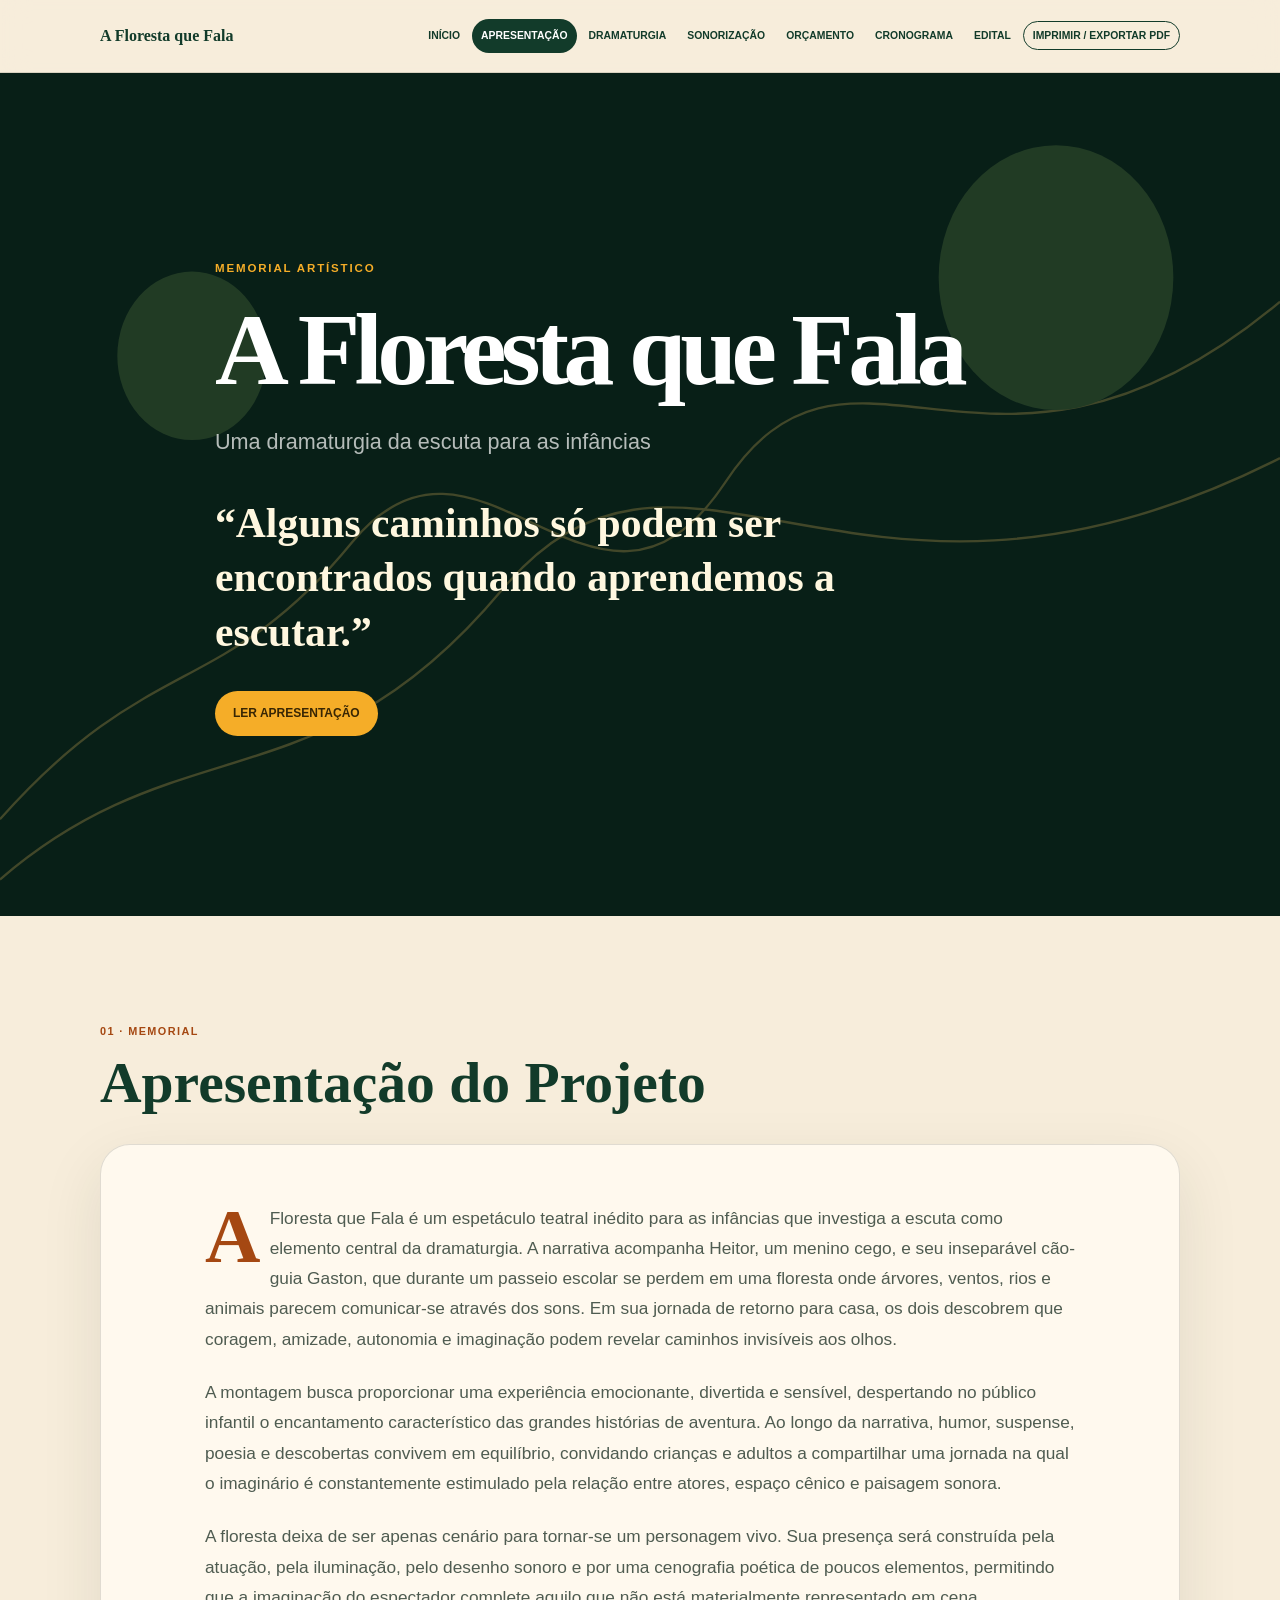
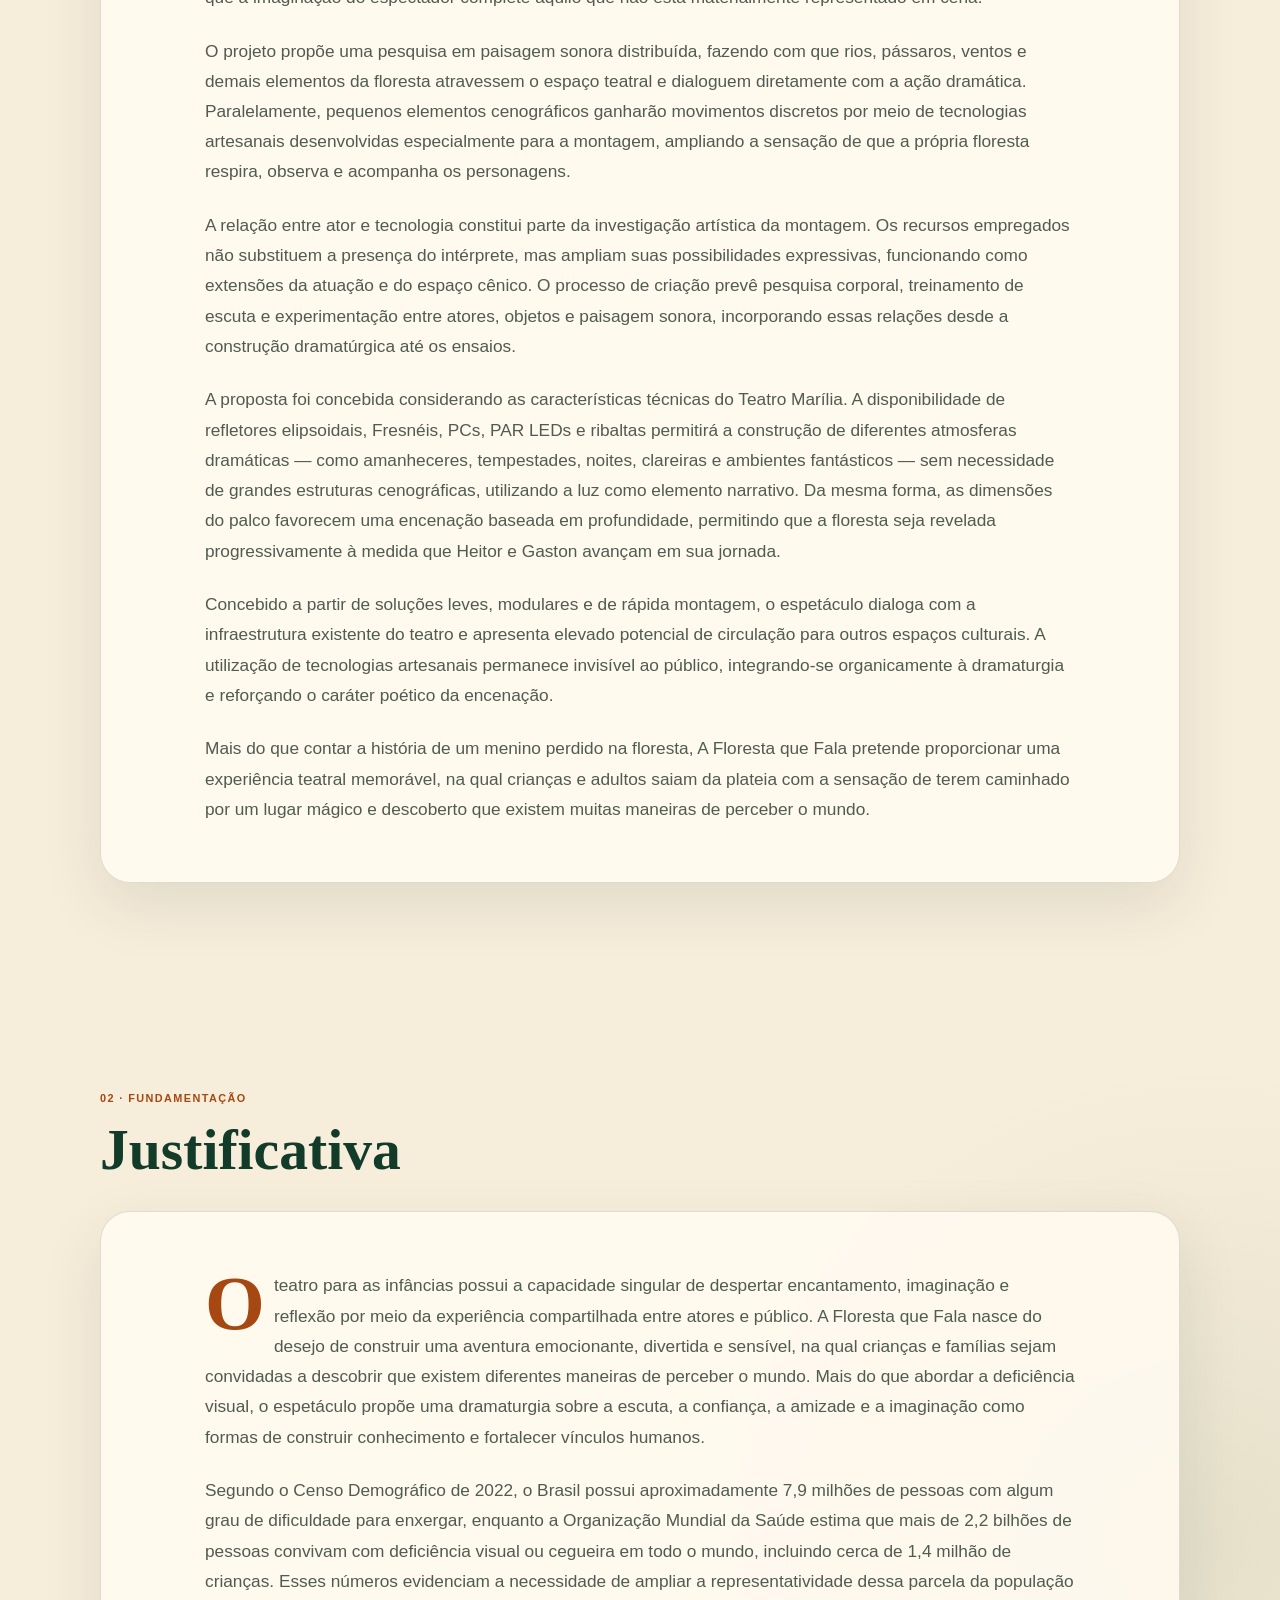
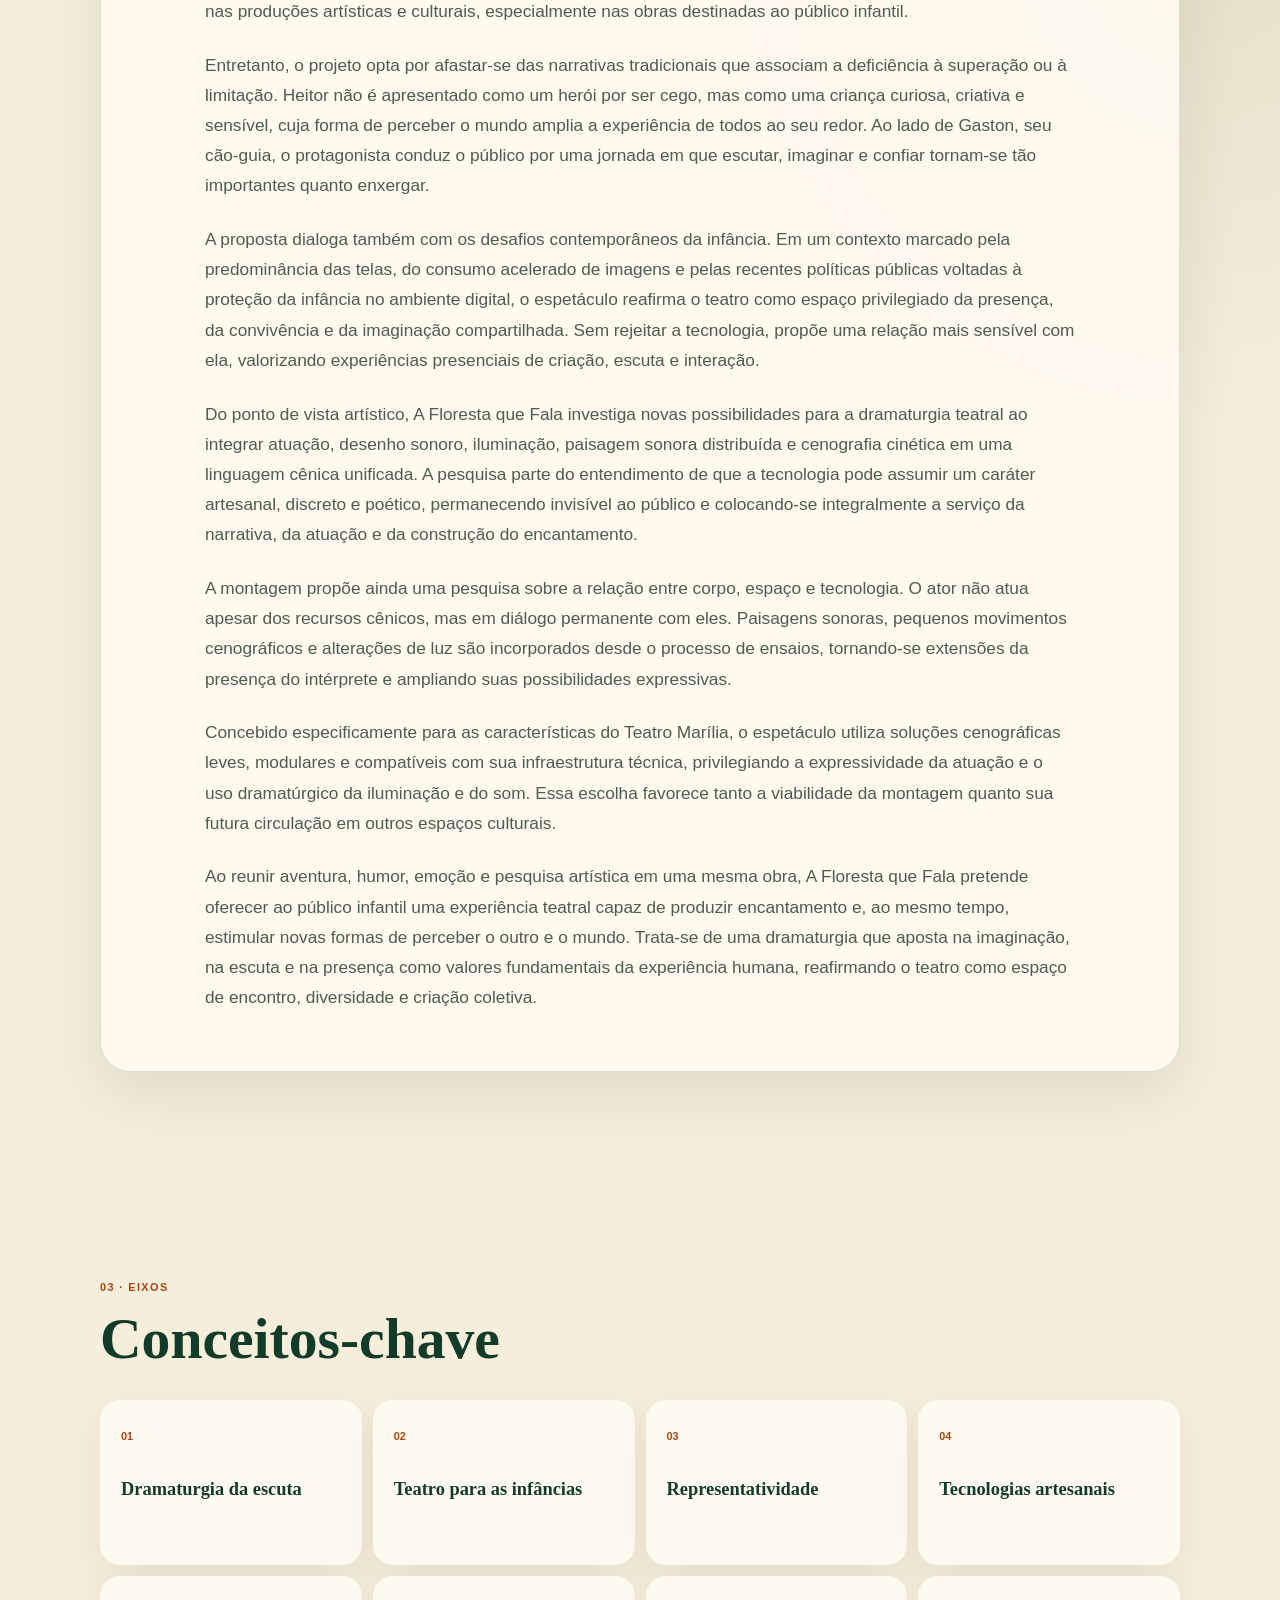
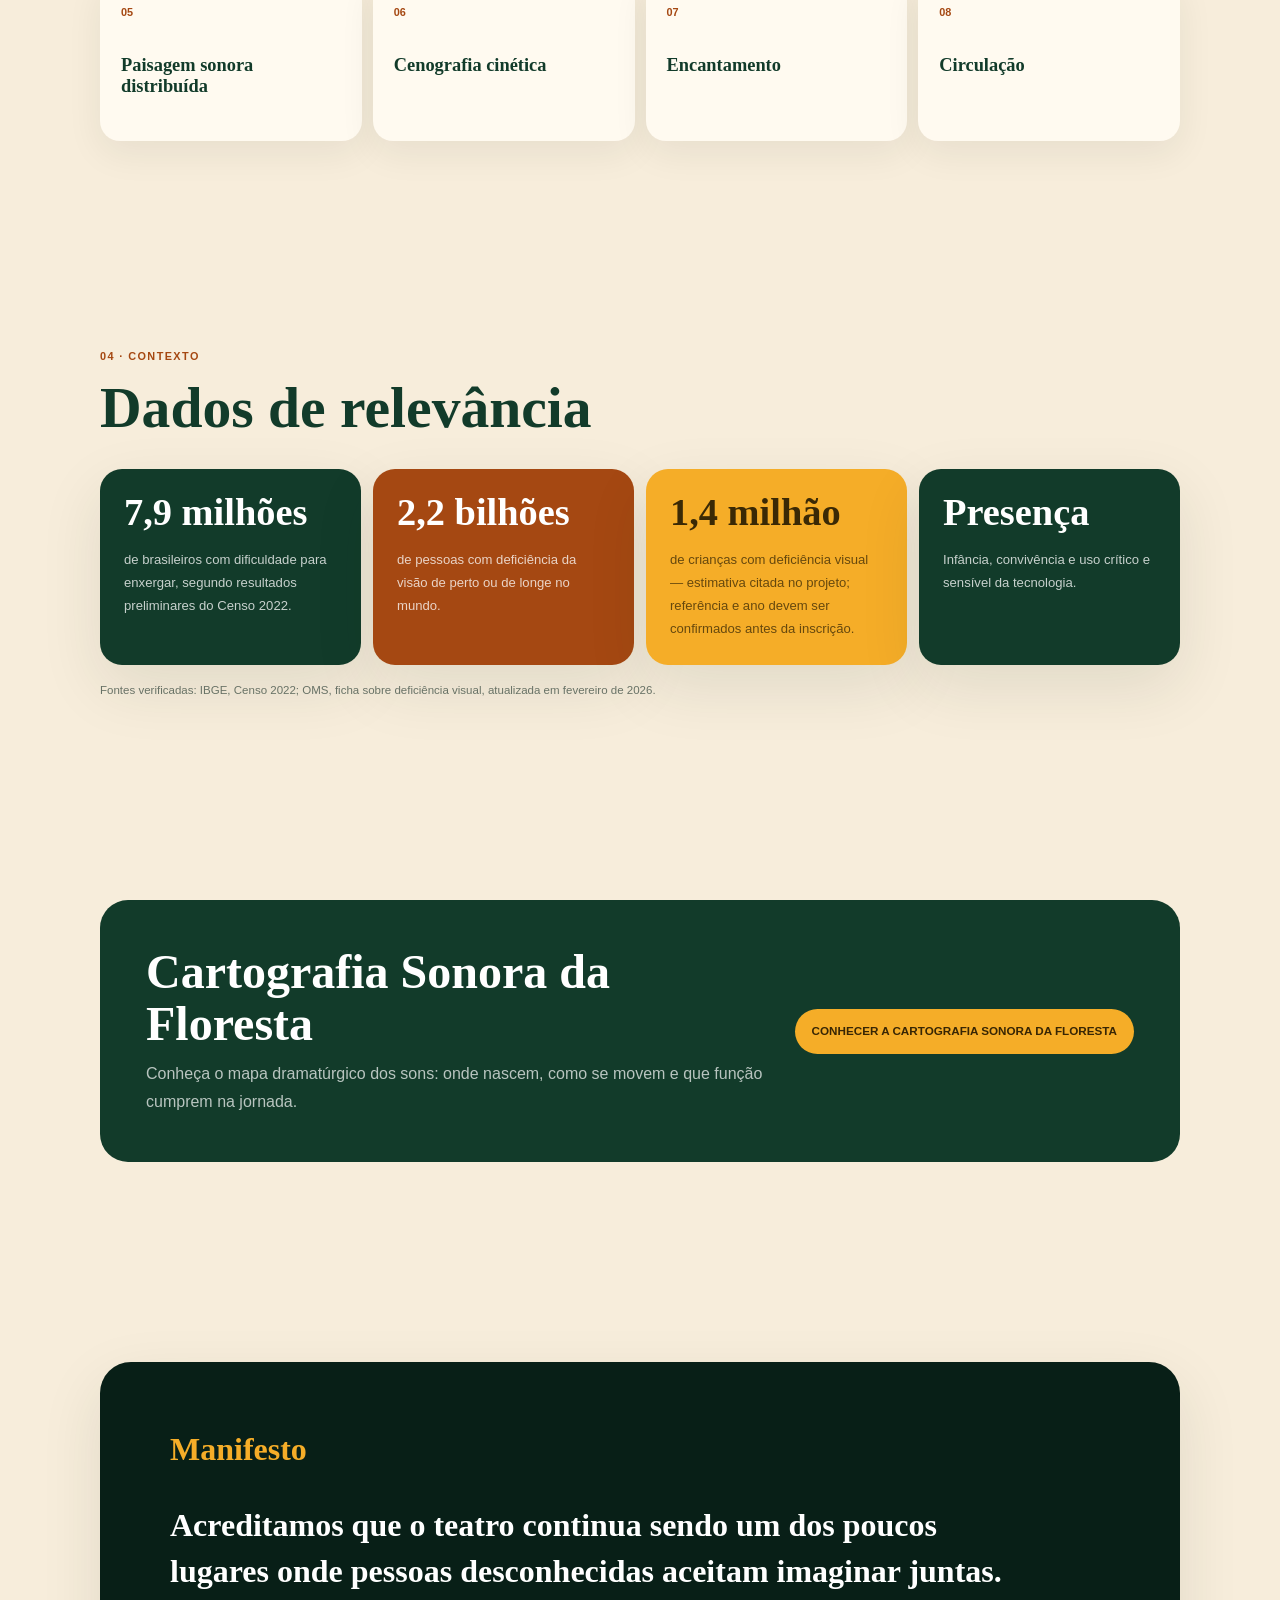
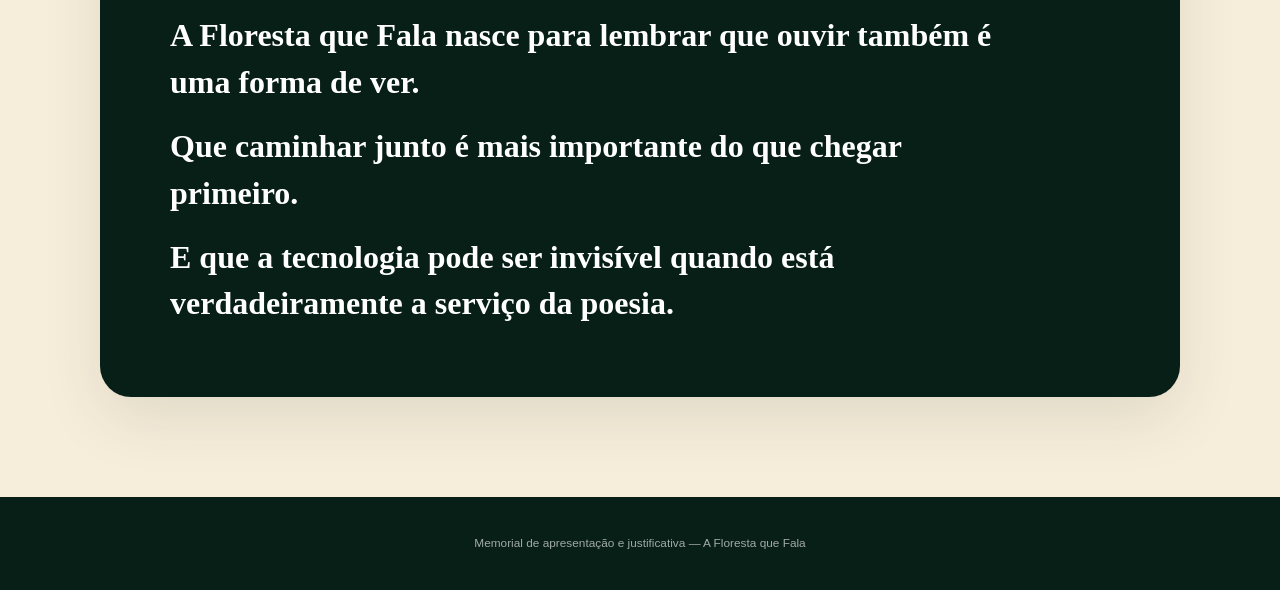
<file: apresentacao.html>
<!doctype html>
<html lang="pt-BR">
<head>
  <meta charset="utf-8">
  <meta name="viewport" content="width=device-width, initial-scale=1">
  <meta name="theme-color" content="#123b2a">
  <meta name="description" content="Memorial de apresentação e justificativa do projeto A Floresta que Fala.">
  <title>Apresentação — A Floresta que Fala</title>
  <style>
    :root{--forest:#123b2a;--deep:#081f17;--earth:#a54812;--sun:#f5ad28;--paper:#f7eddb;--sheet:#fffaf0;--ink:#263229;--muted:#687266;--line:rgba(35,48,38,.14);--shadow:0 22px 62px rgba(29,45,31,.1)}
    *{box-sizing:border-box}html{scroll-behavior:smooth;scroll-padding-top:85px}body{margin:0;color:var(--ink);font-family:"Segoe UI",Arial,sans-serif;line-height:1.75;background:radial-gradient(circle at 8% 7%,rgba(245,173,40,.14),transparent 27rem),radial-gradient(circle at 94% 45%,rgba(75,111,58,.1),transparent 30rem),var(--paper)}a{color:inherit}.wrap{width:min(1080px,calc(100% - 40px));margin-inline:auto}h1,h2,h3{font-family:Georgia,serif;line-height:1.08}
    .header{position:sticky;top:0;z-index:30;border-bottom:1px solid var(--line);background:rgba(247,237,219,.9);backdrop-filter:blur(14px)}.nav{display:flex;min-height:72px;align-items:center;justify-content:space-between;gap:20px}.brand{color:var(--forest);font:700 1rem Georgia,serif;text-decoration:none}.links{display:flex;gap:3px;align-items:center;flex-wrap:wrap;justify-content:flex-end}.links a,.print{padding:8px 9px;border:0;border-radius:999px;color:var(--forest);background:transparent;text-decoration:none;font-size:.65rem;font-weight:800;text-transform:uppercase;cursor:pointer}.links a[aria-current=page]{color:#fff;background:var(--forest)}.print{border:1px solid var(--forest)}
    .hero{position:relative;min-height:calc(100vh - 72px);display:grid;align-items:center;overflow:hidden;color:#fff;background:var(--deep)}.hero-copy{position:relative;z-index:3;max-width:850px;padding:80px 0}.eyebrow{color:var(--sun);font-size:.72rem;font-weight:900;letter-spacing:.16em;text-transform:uppercase}h1{margin:14px 0 17px;font-size:clamp(3.4rem,8vw,7rem);letter-spacing:-.055em}.subtitle{margin:0 0 36px;color:rgba(255,255,255,.7);font-size:clamp(1.05rem,2vw,1.35rem)}.impact{max-width:780px;margin:0 0 32px;color:#fff7df;font:600 clamp(1.45rem,3.5vw,2.6rem)/1.3 Georgia,serif}.button{display:inline-flex;padding:12px 18px;border-radius:999px;color:#382604;background:var(--sun);text-decoration:none;font-size:.75rem;font-weight:900;text-transform:uppercase}.forest-art{position:absolute;inset:0;opacity:.28}.forest-art svg{width:100%;height:100%}.forest-art path{fill:none;stroke:#d8b059;stroke-width:2}.forest-art circle{fill:#638348;animation:float 6s ease-in-out infinite alternate}
    section{padding:clamp(55px,8vw,100px) 0}.head{max-width:780px;margin-bottom:30px}.head span{color:var(--earth);font-size:.68rem;font-weight:900;letter-spacing:.13em}.head h2{margin:8px 0 10px;color:var(--forest);font-size:clamp(2.1rem,4.5vw,3.7rem)}.head p{margin:0;color:var(--muted)}
    .longform{padding:clamp(28px,6vw,58px);border:1px solid var(--line);border-radius:30px;background:rgba(255,250,240,.9);box-shadow:var(--shadow)}.longform p{max-width:870px;margin:0 auto 1.35em;color:#4f5c51;font-size:clamp(.98rem,1.5vw,1.08rem)}.longform p:first-child::first-letter{float:left;margin:.08em .12em 0 0;color:var(--earth);font:700 4.8rem/.72 Georgia,serif}.longform p:last-child{margin-bottom:0}.divider{width:55px;height:2px;margin:36px auto;background:var(--sun)}
    .concept-grid{display:grid;grid-template-columns:repeat(4,1fr);gap:11px}.concept{min-height:165px;padding:21px;border-radius:20px;background:var(--sheet);box-shadow:0 12px 36px rgba(29,45,31,.07)}.concept b{display:block;margin-top:30px;color:var(--forest);font:700 1.15rem Georgia,serif}.concept i{font-style:normal;color:var(--earth);font-size:.68rem;font-weight:900}
    .data-grid{display:grid;grid-template-columns:repeat(4,1fr);gap:12px}.datum{min-height:190px;padding:24px;border-radius:22px;color:#fff;background:var(--forest);box-shadow:var(--shadow)}.datum:nth-child(2){background:var(--earth)}.datum:nth-child(3){color:#3a2905;background:var(--sun)}.datum strong{display:block;margin-bottom:18px;font:700 clamp(1.7rem,3vw,2.5rem)/1 Georgia,serif}.datum p{margin:0;opacity:.76;font-size:.82rem}.source-note{margin:15px 0 0;color:var(--muted);font-size:.72rem}
    .sound-call{display:grid;grid-template-columns:1fr auto;gap:25px;padding:clamp(28px,5vw,46px);align-items:center;border-radius:28px;color:#fff;background:var(--forest)}.sound-call h2{margin:0 0 10px;font-size:clamp(1.8rem,4vw,3rem)}.sound-call p{margin:0;color:rgba(255,255,255,.7)}.sound-call a{padding:12px 17px;border-radius:999px;color:#382604;background:var(--sun);text-decoration:none;font-size:.73rem;font-weight:900;text-transform:uppercase;white-space:nowrap}
    .manifesto{padding:clamp(35px,7vw,70px);border-radius:31px;color:#fff;background:var(--deep);box-shadow:var(--shadow)}.manifesto h2{margin:0 0 35px;color:var(--sun);font-size:2rem}.manifesto p{max-width:860px;margin:0 0 18px;font:600 clamp(1.25rem,2.7vw,2rem)/1.45 Georgia,serif}.manifesto p:last-child{margin-bottom:0}
    footer{padding:36px 20px;color:rgba(255,255,255,.62);background:var(--deep);text-align:center;font-size:.74rem}.reveal{opacity:0;transform:translateY(20px);transition:opacity .7s ease,transform .7s ease}.reveal.visible{opacity:1;transform:none}@keyframes float{to{transform:translate(14px,-18px)}}
    @media(max-width:900px){.concept-grid,.data-grid{grid-template-columns:repeat(2,1fr)}}@media(max-width:700px){.wrap{width:min(100% - 28px,1080px)}.links a{display:none}.links a[aria-current=page]{display:inline-flex}.hero{min-height:82vh}.concept-grid,.data-grid{grid-template-columns:1fr}.sound-call{display:block}.sound-call a{display:inline-block;margin-top:22px}}@media(prefers-reduced-motion:reduce){*{scroll-behavior:auto!important;animation:none!important;transition:none!important}.reveal{opacity:1;transform:none}}@media print{@page{margin:12mm}.header,.print,footer{display:none!important}.hero{min-height:auto;padding:30px;background:#fff;color:var(--ink)}.subtitle{color:var(--muted)}section{padding:25px 0}.reveal{opacity:1;transform:none}.longform,.concept,.datum{box-shadow:none}}
  </style>
</head>
<body>
  <header class="header"><nav class="nav wrap" aria-label="Navegação principal"><a class="brand" href="index.html">A Floresta que Fala</a><div class="links"><a href="index.html">Início</a><a href="apresentacao.html" aria-current="page">Apresentação</a><a href="dramaturgia.html">Dramaturgia</a><a href="sonorizacao.html">Sonorização</a><a href="orcamento.html">Orçamento</a><a href="cronograma.html">Cronograma</a><a href="edital.html">Edital</a><button class="print" type="button" onclick="window.print()">Imprimir / Exportar PDF</button></div></nav></header>
  <main>
    <section class="hero"><div class="forest-art" aria-hidden="true"><svg viewBox="0 0 1200 700" preserveAspectRatio="none"><path d="M0 620 C140 480 210 520 330 390 S560 500 680 340 S930 390 1200 190"/><path d="M0 670 C170 540 300 610 470 430 S800 500 1200 320"/><circle cx="180" cy="235" r="70"/><circle cx="990" cy="170" r="110"/></svg></div><div class="wrap hero-copy"><span class="eyebrow">Memorial artístico</span><h1>A Floresta que Fala</h1><p class="subtitle">Uma dramaturgia da escuta para as infâncias</p><p class="impact">“Alguns caminhos só podem ser encontrados quando aprendemos a escutar.”</p><a class="button" href="#apresentacao">Ler apresentação</a></div></section>

    <section class="wrap reveal" id="apresentacao"><div class="head"><span>01 · MEMORIAL</span><h2>Apresentação do Projeto</h2></div><article class="longform">
      <p>A Floresta que Fala é um espetáculo teatral inédito para as infâncias que investiga a escuta como elemento central da dramaturgia. A narrativa acompanha Heitor, um menino cego, e seu inseparável cão-guia Gaston, que durante um passeio escolar se perdem em uma floresta onde árvores, ventos, rios e animais parecem comunicar-se através dos sons. Em sua jornada de retorno para casa, os dois descobrem que coragem, amizade, autonomia e imaginação podem revelar caminhos invisíveis aos olhos.</p>
      <p>A montagem busca proporcionar uma experiência emocionante, divertida e sensível, despertando no público infantil o encantamento característico das grandes histórias de aventura. Ao longo da narrativa, humor, suspense, poesia e descobertas convivem em equilíbrio, convidando crianças e adultos a compartilhar uma jornada na qual o imaginário é constantemente estimulado pela relação entre atores, espaço cênico e paisagem sonora.</p>
      <p>A floresta deixa de ser apenas cenário para tornar-se um personagem vivo. Sua presença será construída pela atuação, pela iluminação, pelo desenho sonoro e por uma cenografia poética de poucos elementos, permitindo que a imaginação do espectador complete aquilo que não está materialmente representado em cena.</p>
      <p>O projeto propõe uma pesquisa em paisagem sonora distribuída, fazendo com que rios, pássaros, ventos e demais elementos da floresta atravessem o espaço teatral e dialoguem diretamente com a ação dramática. Paralelamente, pequenos elementos cenográficos ganharão movimentos discretos por meio de tecnologias artesanais desenvolvidas especialmente para a montagem, ampliando a sensação de que a própria floresta respira, observa e acompanha os personagens.</p>
      <p>A relação entre ator e tecnologia constitui parte da investigação artística da montagem. Os recursos empregados não substituem a presença do intérprete, mas ampliam suas possibilidades expressivas, funcionando como extensões da atuação e do espaço cênico. O processo de criação prevê pesquisa corporal, treinamento de escuta e experimentação entre atores, objetos e paisagem sonora, incorporando essas relações desde a construção dramatúrgica até os ensaios.</p>
      <p>A proposta foi concebida considerando as características técnicas do Teatro Marília. A disponibilidade de refletores elipsoidais, Fresnéis, PCs, PAR LEDs e ribaltas permitirá a construção de diferentes atmosferas dramáticas — como amanheceres, tempestades, noites, clareiras e ambientes fantásticos — sem necessidade de grandes estruturas cenográficas, utilizando a luz como elemento narrativo. Da mesma forma, as dimensões do palco favorecem uma encenação baseada em profundidade, permitindo que a floresta seja revelada progressivamente à medida que Heitor e Gaston avançam em sua jornada.</p>
      <p>Concebido a partir de soluções leves, modulares e de rápida montagem, o espetáculo dialoga com a infraestrutura existente do teatro e apresenta elevado potencial de circulação para outros espaços culturais. A utilização de tecnologias artesanais permanece invisível ao público, integrando-se organicamente à dramaturgia e reforçando o caráter poético da encenação.</p>
      <p>Mais do que contar a história de um menino perdido na floresta, A Floresta que Fala pretende proporcionar uma experiência teatral memorável, na qual crianças e adultos saiam da plateia com a sensação de terem caminhado por um lugar mágico e descoberto que existem muitas maneiras de perceber o mundo.</p>
    </article></section>

    <section class="wrap reveal" id="justificativa"><div class="head"><span>02 · FUNDAMENTAÇÃO</span><h2>Justificativa</h2></div><article class="longform">
      <p>O teatro para as infâncias possui a capacidade singular de despertar encantamento, imaginação e reflexão por meio da experiência compartilhada entre atores e público. A Floresta que Fala nasce do desejo de construir uma aventura emocionante, divertida e sensível, na qual crianças e famílias sejam convidadas a descobrir que existem diferentes maneiras de perceber o mundo. Mais do que abordar a deficiência visual, o espetáculo propõe uma dramaturgia sobre a escuta, a confiança, a amizade e a imaginação como formas de construir conhecimento e fortalecer vínculos humanos.</p>
      <p>Segundo o Censo Demográfico de 2022, o Brasil possui aproximadamente 7,9 milhões de pessoas com algum grau de dificuldade para enxergar, enquanto a Organização Mundial da Saúde estima que mais de 2,2 bilhões de pessoas convivam com deficiência visual ou cegueira em todo o mundo, incluindo cerca de 1,4 milhão de crianças. Esses números evidenciam a necessidade de ampliar a representatividade dessa parcela da população nas produções artísticas e culturais, especialmente nas obras destinadas ao público infantil.</p>
      <p>Entretanto, o projeto opta por afastar-se das narrativas tradicionais que associam a deficiência à superação ou à limitação. Heitor não é apresentado como um herói por ser cego, mas como uma criança curiosa, criativa e sensível, cuja forma de perceber o mundo amplia a experiência de todos ao seu redor. Ao lado de Gaston, seu cão-guia, o protagonista conduz o público por uma jornada em que escutar, imaginar e confiar tornam-se tão importantes quanto enxergar.</p>
      <p>A proposta dialoga também com os desafios contemporâneos da infância. Em um contexto marcado pela predominância das telas, do consumo acelerado de imagens e pelas recentes políticas públicas voltadas à proteção da infância no ambiente digital, o espetáculo reafirma o teatro como espaço privilegiado da presença, da convivência e da imaginação compartilhada. Sem rejeitar a tecnologia, propõe uma relação mais sensível com ela, valorizando experiências presenciais de criação, escuta e interação.</p>
      <p>Do ponto de vista artístico, A Floresta que Fala investiga novas possibilidades para a dramaturgia teatral ao integrar atuação, desenho sonoro, iluminação, paisagem sonora distribuída e cenografia cinética em uma linguagem cênica unificada. A pesquisa parte do entendimento de que a tecnologia pode assumir um caráter artesanal, discreto e poético, permanecendo invisível ao público e colocando-se integralmente a serviço da narrativa, da atuação e da construção do encantamento.</p>
      <p>A montagem propõe ainda uma pesquisa sobre a relação entre corpo, espaço e tecnologia. O ator não atua apesar dos recursos cênicos, mas em diálogo permanente com eles. Paisagens sonoras, pequenos movimentos cenográficos e alterações de luz são incorporados desde o processo de ensaios, tornando-se extensões da presença do intérprete e ampliando suas possibilidades expressivas.</p>
      <p>Concebido especificamente para as características do Teatro Marília, o espetáculo utiliza soluções cenográficas leves, modulares e compatíveis com sua infraestrutura técnica, privilegiando a expressividade da atuação e o uso dramatúrgico da iluminação e do som. Essa escolha favorece tanto a viabilidade da montagem quanto sua futura circulação em outros espaços culturais.</p>
      <p>Ao reunir aventura, humor, emoção e pesquisa artística em uma mesma obra, A Floresta que Fala pretende oferecer ao público infantil uma experiência teatral capaz de produzir encantamento e, ao mesmo tempo, estimular novas formas de perceber o outro e o mundo. Trata-se de uma dramaturgia que aposta na imaginação, na escuta e na presença como valores fundamentais da experiência humana, reafirmando o teatro como espaço de encontro, diversidade e criação coletiva.</p>
    </article></section>

    <section class="wrap reveal"><div class="head"><span>03 · EIXOS</span><h2>Conceitos-chave</h2></div><div class="concept-grid"><article class="concept"><i>01</i><b>Dramaturgia da escuta</b></article><article class="concept"><i>02</i><b>Teatro para as infâncias</b></article><article class="concept"><i>03</i><b>Representatividade</b></article><article class="concept"><i>04</i><b>Tecnologias artesanais</b></article><article class="concept"><i>05</i><b>Paisagem sonora distribuída</b></article><article class="concept"><i>06</i><b>Cenografia cinética</b></article><article class="concept"><i>07</i><b>Encantamento</b></article><article class="concept"><i>08</i><b>Circulação</b></article></div></section>

    <section class="wrap reveal"><div class="head"><span>04 · CONTEXTO</span><h2>Dados de relevância</h2></div><div class="data-grid"><article class="datum"><strong>7,9 milhões</strong><p>de brasileiros com dificuldade para enxergar, segundo resultados preliminares do Censo 2022.</p></article><article class="datum"><strong>2,2 bilhões</strong><p>de pessoas com deficiência da visão de perto ou de longe no mundo.</p></article><article class="datum"><strong>1,4 milhão</strong><p>de crianças com deficiência visual — estimativa citada no projeto; referência e ano devem ser confirmados antes da inscrição.</p></article><article class="datum"><strong>Presença</strong><p>Infância, convivência e uso crítico e sensível da tecnologia.</p></article></div><p class="source-note">Fontes verificadas: IBGE, Censo 2022; OMS, ficha sobre deficiência visual, atualizada em fevereiro de 2026.</p></section>

    <section class="wrap reveal"><div class="sound-call"><div><h2>Cartografia Sonora da Floresta</h2><p>Conheça o mapa dramatúrgico dos sons: onde nascem, como se movem e que função cumprem na jornada.</p></div><a href="sonorizacao.html#cartografia">Conhecer a Cartografia Sonora da Floresta</a></div></section>

    <section class="wrap reveal"><article class="manifesto"><h2>Manifesto</h2><p>Acreditamos que o teatro continua sendo um dos poucos lugares onde pessoas desconhecidas aceitam imaginar juntas.</p><p>A Floresta que Fala nasce para lembrar que ouvir também é uma forma de ver.</p><p>Que caminhar junto é mais importante do que chegar primeiro.</p><p>E que a tecnologia pode ser invisível quando está verdadeiramente a serviço da poesia.</p></article></section>
  </main>
  <footer>Memorial de apresentação e justificativa — A Floresta que Fala</footer>
  <script>
    const items=document.querySelectorAll(".reveal"),reduced=matchMedia("(prefers-reduced-motion: reduce)").matches;
    if(reduced||!("IntersectionObserver"in window))items.forEach(el=>el.classList.add("visible"));
    else{const observer=new IntersectionObserver(entries=>entries.forEach(entry=>{if(entry.isIntersecting){entry.target.classList.add("visible");observer.unobserve(entry.target)}}),{threshold:.08});items.forEach(el=>observer.observe(el))}
  </script>
</body>
</html>
</file>
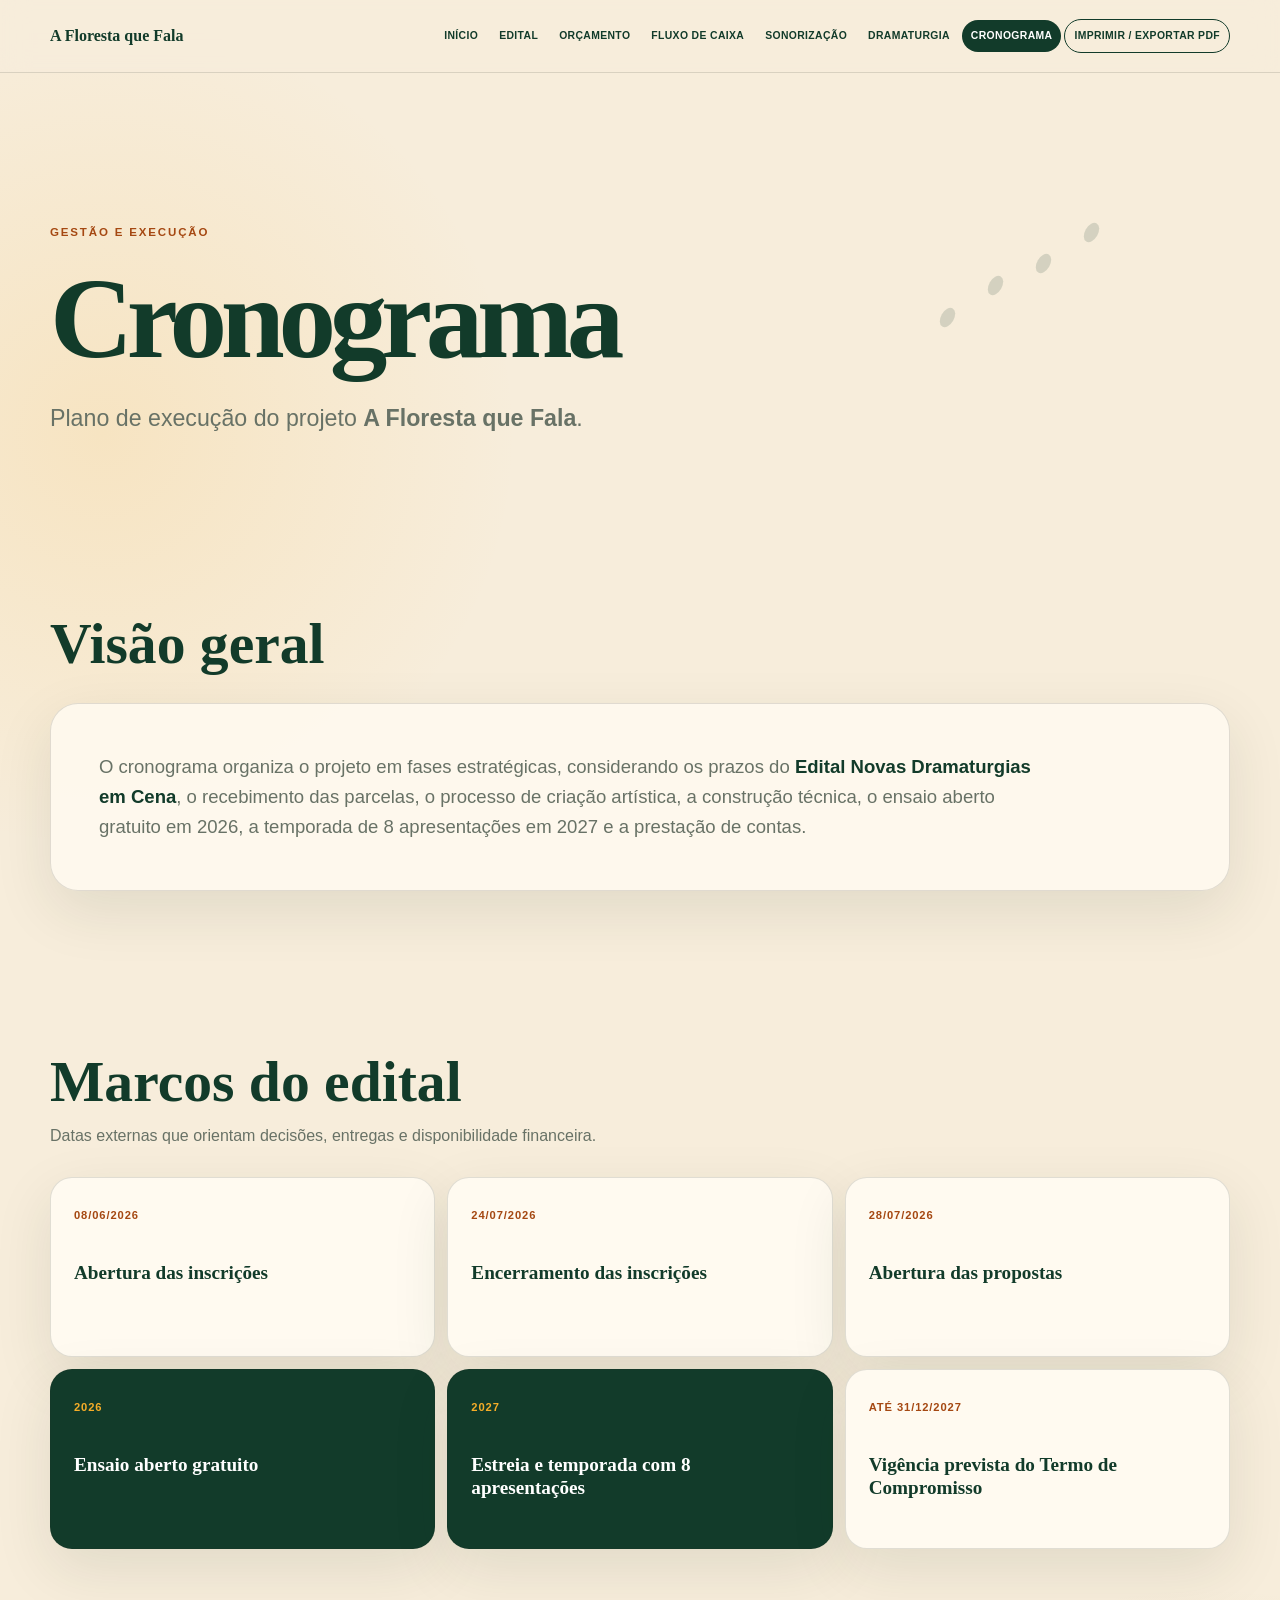
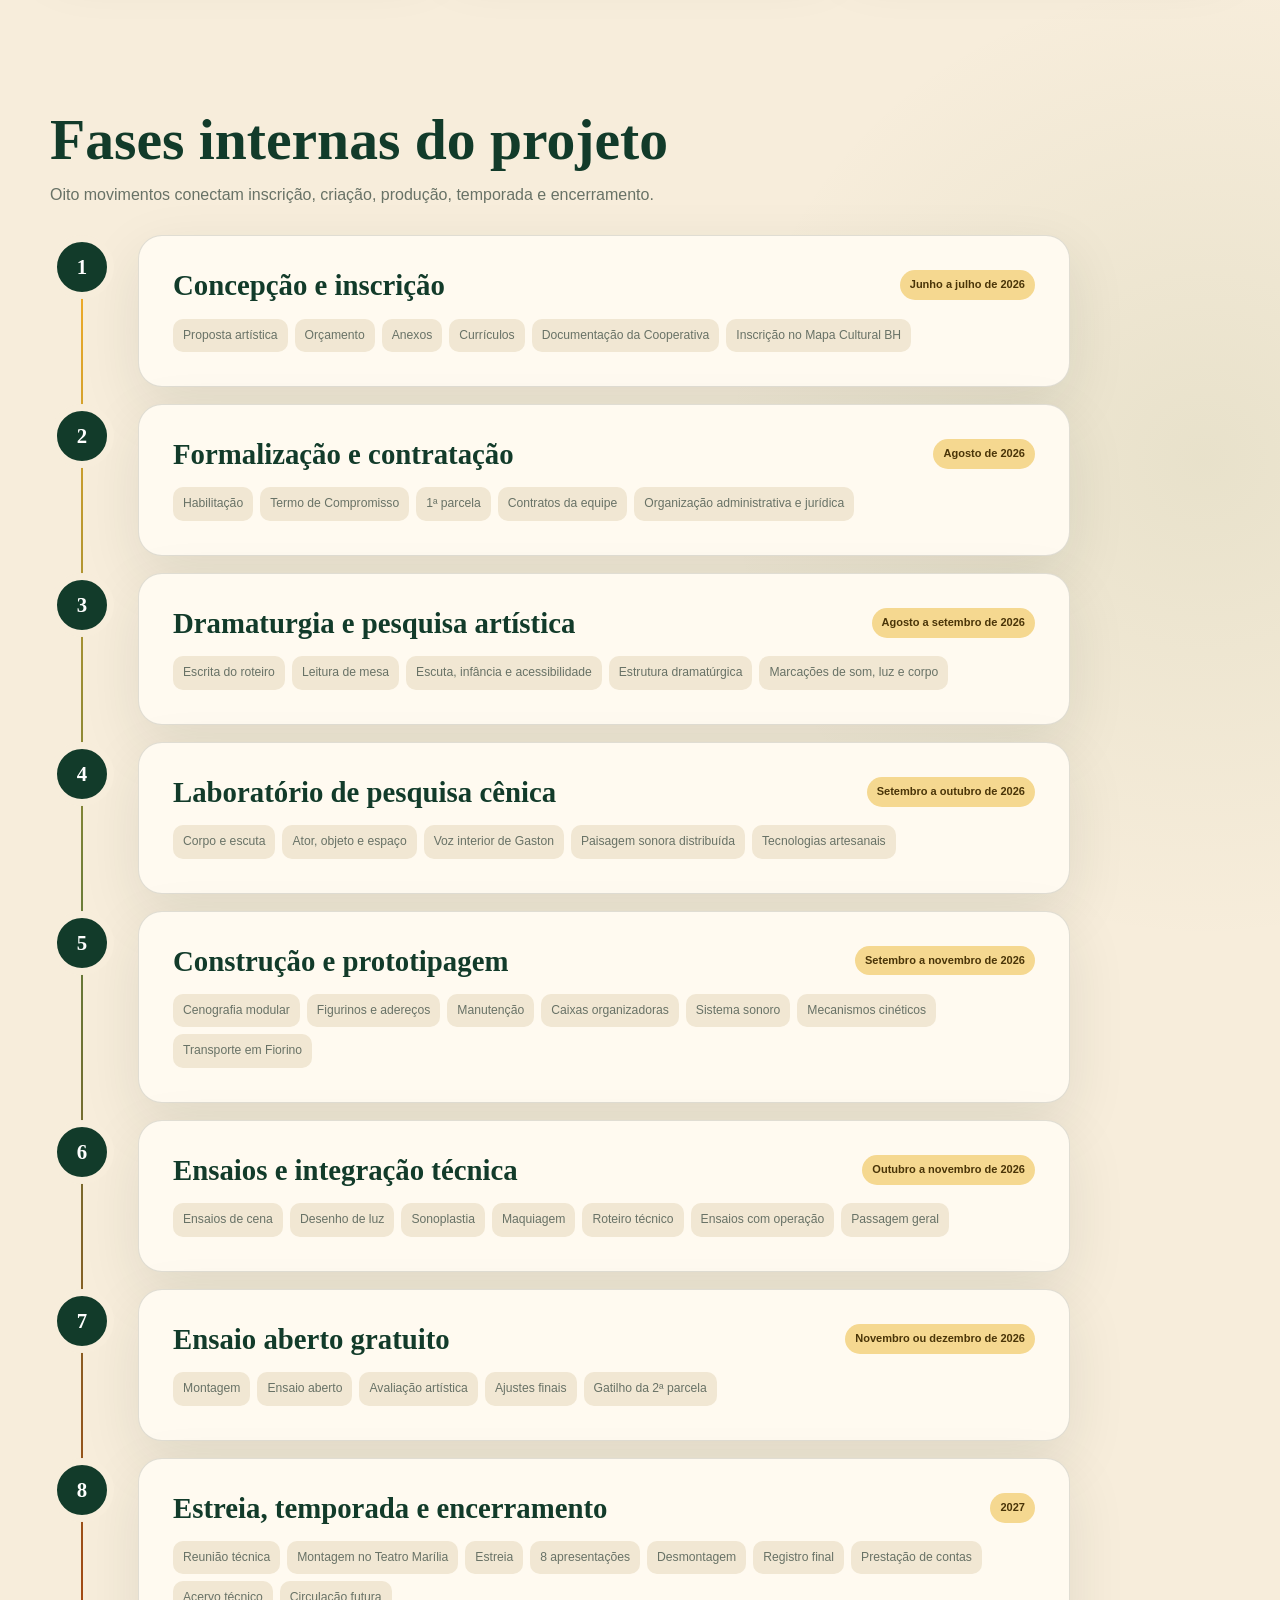
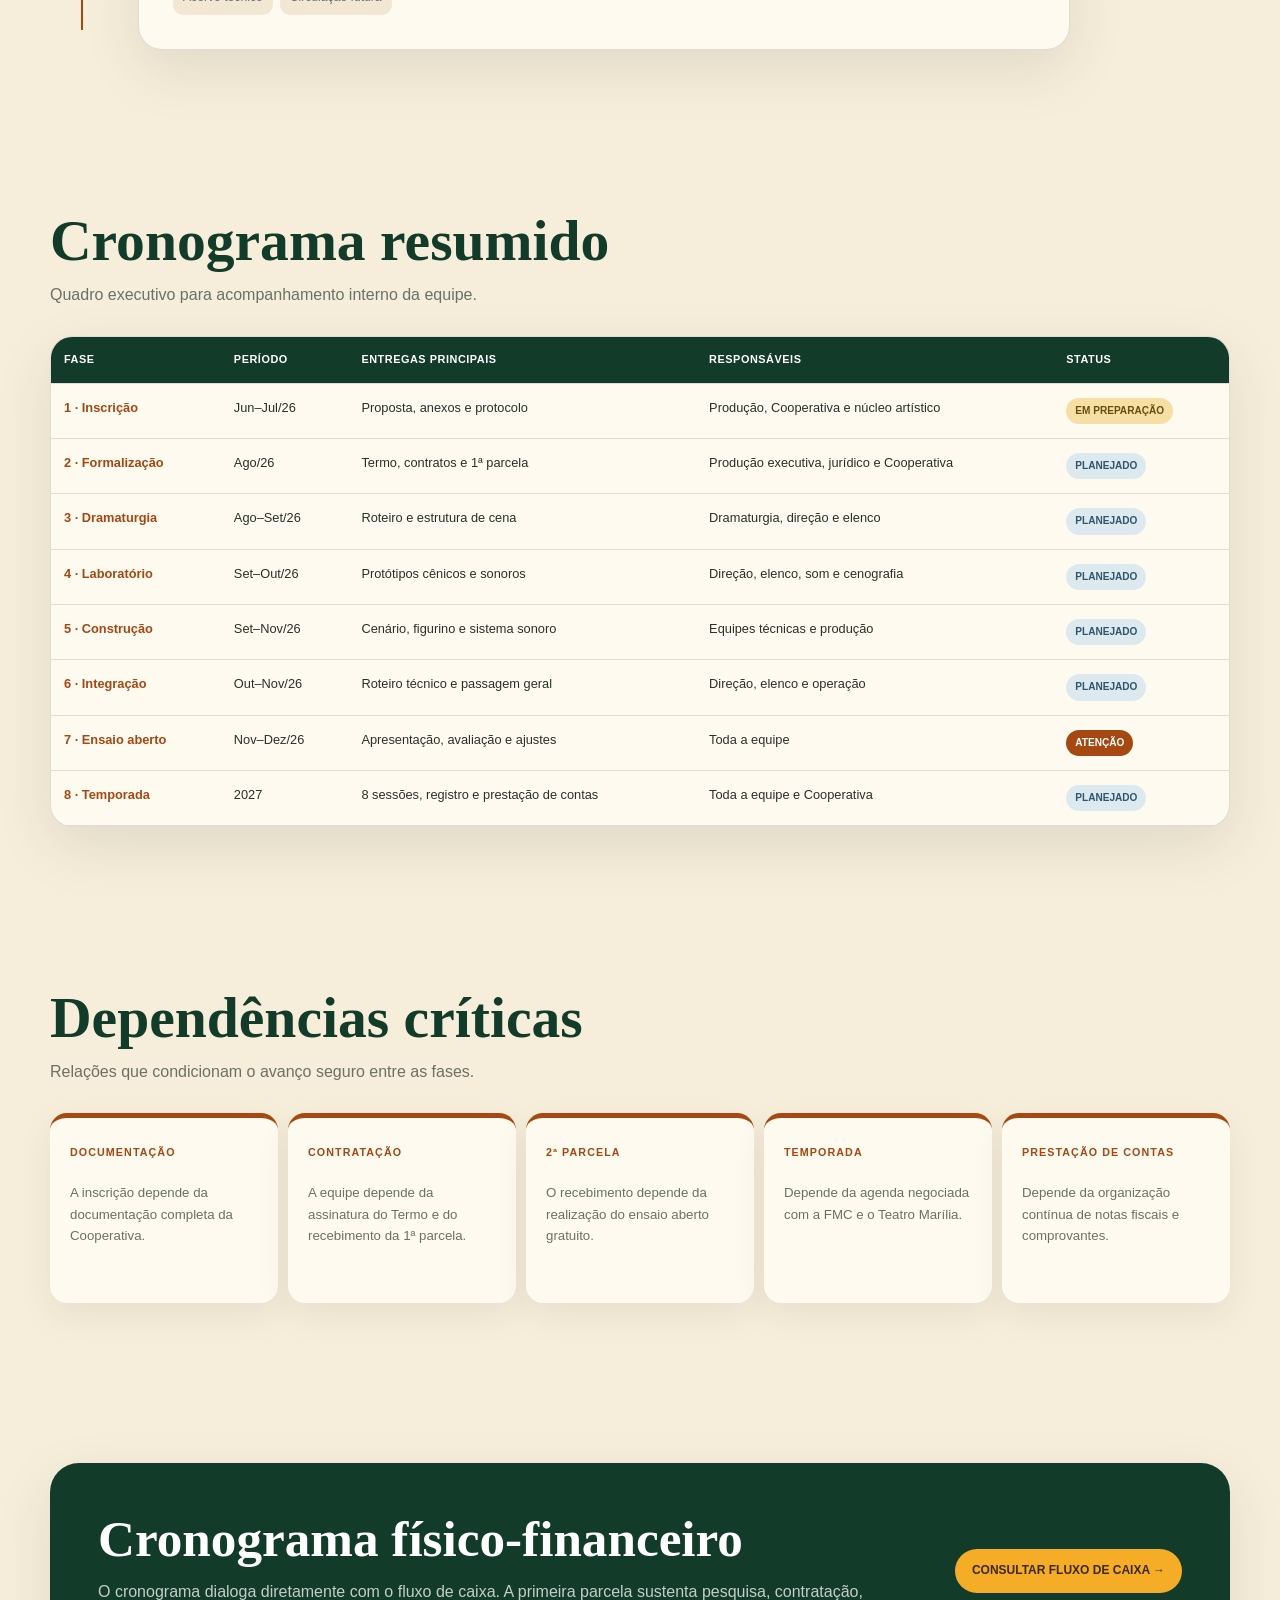
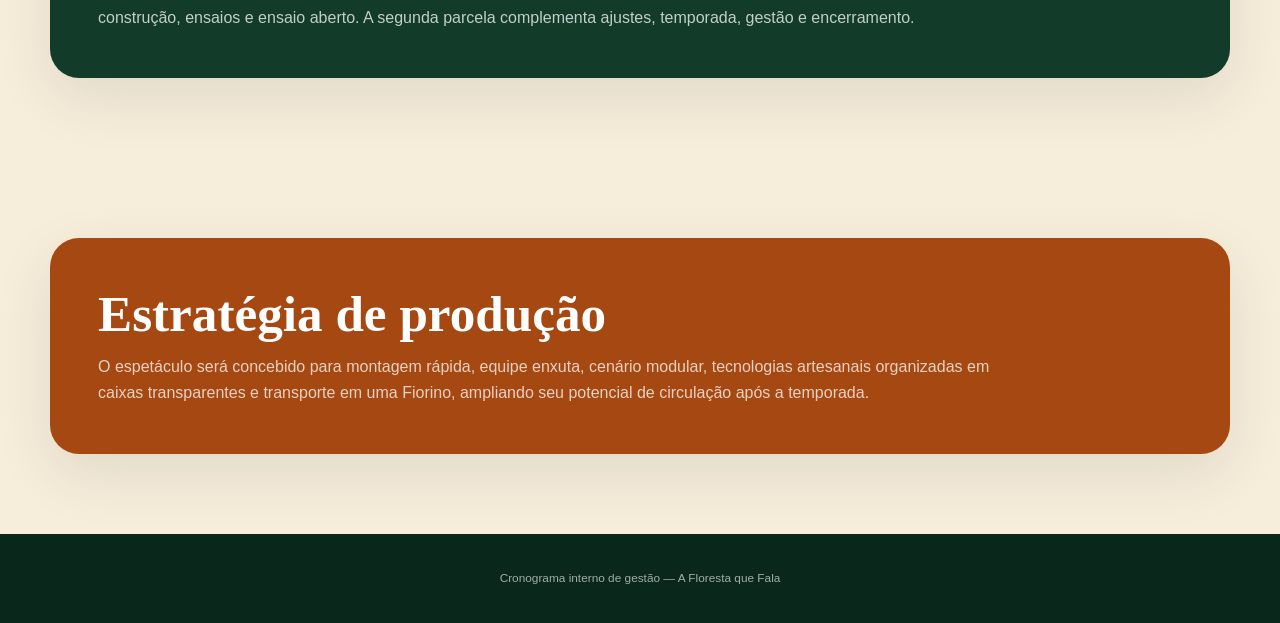
<file: cronograma.html>
<!doctype html>
<html lang="pt-BR">
<head>
  <meta charset="utf-8">
  <meta name="viewport" content="width=device-width, initial-scale=1">
  <meta name="theme-color" content="#123b2a">
  <meta name="description" content="Cronograma interno de execução do projeto A Floresta que Fala.">
  <title>Cronograma — A Floresta que Fala</title>
  <style>
    :root {
      --forest:#123b2a; --deep:#09271b; --leaf:#647a3a; --earth:#a54812;
      --sun:#f5ad28; --cream:#f7eddb; --paper:#fffaf0; --ink:#263229;
      --muted:#687266; --line:rgba(35,48,38,.14); --shadow:0 20px 58px rgba(29,45,31,.1);
    }
    * { box-sizing:border-box; }
    html { scroll-behavior:smooth; }
    body {
      margin:0; color:var(--ink); font-family:"Segoe UI",Arial,sans-serif; line-height:1.62;
      background:
        radial-gradient(circle at 8% 8%,rgba(245,173,40,.14),transparent 26rem),
        radial-gradient(circle at 94% 38%,rgba(100,122,58,.1),transparent 30rem),var(--cream);
    }
    a { color:inherit; } button { font:inherit; }
    .wrap { width:min(1180px,calc(100% - 40px)); margin-inline:auto; }
    .site-header {
      position:sticky; top:0; z-index:30; border-bottom:1px solid var(--line);
      background:rgba(247,237,219,.9); backdrop-filter:blur(14px);
    }
    .nav { display:flex; min-height:72px; align-items:center; justify-content:space-between; gap:18px; }
    .brand { color:var(--forest); font:700 1rem Georgia,serif; text-decoration:none; }
    .nav-links { display:flex; gap:3px; align-items:center; flex-wrap:wrap; justify-content:flex-end; }
    .nav-links a,.print-button {
      padding:8px 9px; border:0; border-radius:999px; color:var(--forest); background:transparent;
      text-decoration:none; font-size:.65rem; font-weight:800; letter-spacing:.035em; text-transform:uppercase; cursor:pointer;
    }
    .nav-links a[aria-current="page"] { color:#fff; background:var(--forest); }
    .print-button { border:1px solid var(--forest); }
    .nav-links a:hover,.print-button:hover { background:rgba(18,59,42,.1); }

    .hero { position:relative; padding:clamp(80px,12vw,145px) 0 clamp(60px,8vw,95px); overflow:hidden; }
    .eyebrow { color:var(--earth); font-size:.72rem; font-weight:800; letter-spacing:.16em; text-transform:uppercase; }
    h1,h2,h3 { font-family:Georgia,serif; line-height:1.08; }
    h1 { margin:12px 0 20px; color:var(--forest); font-size:clamp(3.4rem,9vw,8rem); letter-spacing:-.055em; }
    .lead { max-width:780px; margin:0; color:var(--muted); font-size:clamp(1.1rem,2.3vw,1.45rem); }
    .trail { position:absolute; right:5%; top:25%; width:230px; height:140px; opacity:.15; pointer-events:none; }
    .trail i { position:absolute; width:13px; height:21px; border-radius:50%; background:var(--forest); transform:rotate(30deg); animation:step 3s ease-in-out infinite; }
    .trail i:nth-child(1){left:0;bottom:0}.trail i:nth-child(2){left:48px;bottom:32px;animation-delay:.3s}
    .trail i:nth-child(3){left:96px;bottom:54px;animation-delay:.6s}.trail i:nth-child(4){left:144px;bottom:85px;animation-delay:.9s}

    section { padding:clamp(44px,7vw,80px) 0; }
    .section-head { max-width:800px; margin-bottom:28px; }
    .section-head h2 { margin:0 0 10px; color:var(--forest); font-size:clamp(2rem,4.5vw,3.6rem); }
    .section-head p { margin:0; color:var(--muted); }
    .overview {
      padding:clamp(28px,5vw,48px); border:1px solid var(--line); border-radius:28px;
      background:rgba(255,250,240,.88); box-shadow:var(--shadow); font-size:clamp(1rem,1.8vw,1.16rem);
    }
    .overview p { max-width:950px; margin:0; color:var(--muted); }
    .overview strong { color:var(--forest); }

    .milestones { display:grid; grid-template-columns:repeat(3,1fr); gap:12px; }
    .milestone { min-height:180px; padding:23px; border:1px solid var(--line); border-radius:22px; background:var(--paper); box-shadow:var(--shadow); }
    .milestone time { color:var(--earth); font-size:.7rem; font-weight:900; letter-spacing:.08em; text-transform:uppercase; }
    .milestone strong { display:block; margin-top:34px; color:var(--forest); font:700 1.2rem/1.2 Georgia,serif; }
    .milestone:nth-child(4),.milestone:nth-child(5) { color:#fff; background:var(--forest); }
    .milestone:nth-child(4) strong,.milestone:nth-child(5) strong { color:#fff; }
    .milestone:nth-child(4) time,.milestone:nth-child(5) time { color:var(--sun); }

    .timeline { position:relative; max-width:1020px; }
    .timeline::before { content:""; position:absolute; top:20px; bottom:20px; left:31px; width:2px; background:linear-gradient(var(--sun),var(--leaf),var(--earth)); }
    .phase { position:relative; display:grid; grid-template-columns:64px 1fr; gap:24px; margin-bottom:17px; }
    .phase:last-child { margin-bottom:0; }
    .phase-number {
      z-index:1; display:grid; width:64px; height:64px; place-items:center; border:7px solid var(--cream);
      border-radius:50%; color:#fff; background:var(--forest); font:700 1.3rem Georgia,serif;
    }
    .phase-card { padding:clamp(22px,4vw,34px); border:1px solid var(--line); border-radius:24px; background:var(--paper); box-shadow:var(--shadow); }
    .phase-heading { display:flex; align-items:start; justify-content:space-between; gap:15px; }
    .phase-card h3 { margin:0; color:var(--forest); font-size:clamp(1.3rem,2.5vw,1.8rem); }
    .period { flex:none; padding:6px 10px; border-radius:999px; color:#4a3508; background:#f5d890; font-size:.69rem; font-weight:800; }
    .activities { display:flex; gap:7px; margin-top:17px; flex-wrap:wrap; }
    .activities span { padding:7px 10px; border-radius:10px; color:var(--muted); background:#f1e7d3; font-size:.76rem; }

    .table-shell { overflow-x:auto; border:1px solid var(--line); border-radius:22px; background:var(--paper); box-shadow:var(--shadow); }
    table { width:100%; min-width:950px; border-collapse:collapse; font-size:.8rem; }
    th,td { padding:14px 13px; border-bottom:1px solid var(--line); text-align:left; vertical-align:top; }
    th { color:#fff; background:var(--forest); font-size:.68rem; letter-spacing:.05em; text-transform:uppercase; }
    td:first-child { color:var(--earth); font-weight:800; }
    .status { display:inline-flex; padding:5px 9px; border-radius:999px; font-size:.63rem; font-weight:900; text-transform:uppercase; }
    .planned { color:#31556a; background:#dceaf0; }
    .preparing { color:#684e0d; background:#f5dfa4; }
    .running { color:#fff; background:var(--leaf); }
    .done { color:#fff; background:var(--forest); }
    .attention { color:#fff; background:var(--earth); }

    .dependencies { display:grid; grid-template-columns:repeat(5,1fr); gap:10px; }
    .dependency { min-height:190px; padding:20px; border-top:5px solid var(--earth); border-radius:17px; background:var(--paper); box-shadow:0 12px 35px rgba(29,45,31,.07); }
    .dependency b { color:var(--earth); font-size:.67rem; letter-spacing:.1em; text-transform:uppercase; }
    .dependency p { margin:18px 0 0; color:var(--muted); font-size:.83rem; }

    .finance,.strategy { padding:clamp(28px,5vw,48px); border-radius:29px; color:#fff; background:var(--forest); box-shadow:var(--shadow); }
    .finance { display:grid; grid-template-columns:1fr auto; gap:25px; align-items:center; }
    .finance h2,.strategy h2 { margin:0 0 12px; color:#fff; font-size:clamp(2rem,4vw,3.2rem); }
    .finance p,.strategy p { max-width:900px; margin:0; color:rgba(255,255,255,.75); }
    .finance-link { padding:12px 17px; border-radius:999px; color:#3d2a04; background:var(--sun); text-decoration:none; font-size:.75rem; font-weight:900; text-transform:uppercase; white-space:nowrap; }
    .strategy { background:var(--earth); }
    footer { padding:35px 20px; color:rgba(255,255,255,.62); background:var(--deep); text-align:center; font-size:.74rem; }
    .reveal { opacity:0; transform:translateY(20px); transition:opacity .65s ease,transform .65s ease; }
    .reveal.visible { opacity:1; transform:none; }
    @keyframes step { 50% { transform:translateY(-7px) rotate(30deg); opacity:.5; } }

    @media (max-width:950px) {
      .milestones { grid-template-columns:repeat(2,1fr); }
      .dependencies { grid-template-columns:repeat(3,1fr); }
    }
    @media (max-width:700px) {
      .wrap { width:min(100% - 28px,1180px); }
      .nav { min-height:64px; }
      .nav-links a { display:none; }
      .nav-links a[aria-current="page"] { display:inline-flex; }
      .milestones,.dependencies { grid-template-columns:1fr; }
      .phase { grid-template-columns:50px 1fr; gap:12px; }
      .phase-number { width:50px; height:50px; border-width:5px; }
      .timeline::before { left:24px; }
      .phase-heading,.finance { display:block; }
      .period { display:inline-block; margin-top:10px; }
      .finance-link { display:inline-block; margin-top:22px; }
    }
    @media (prefers-reduced-motion:reduce) {
      * { scroll-behavior:auto!important; animation:none!important; transition:none!important; }
      .reveal { opacity:1; transform:none; }
    }
    @media print {
      @page { margin:11mm; }
      body { background:#fff; }
      .site-header,.print-button,footer { display:none!important; }
      .hero { padding:0 0 18px; }
      section { padding:16px 0; break-inside:avoid; }
      .wrap { width:100%; }
      .phase-card,.milestone,.table-shell { box-shadow:none; }
      .reveal { opacity:1; transform:none; }
    }
  </style>
</head>
<body>
  <header class="site-header">
    <nav class="nav wrap" aria-label="Navegação principal">
      <a class="brand" href="index.html">A Floresta que Fala</a>
      <div class="nav-links">
        <a href="index.html">Início</a><a href="edital.html">Edital</a><a href="orcamento.html">Orçamento</a>
        <a href="fluxo_caixa.html">Fluxo de Caixa</a><a href="sonorizacao.html">Sonorização</a>
        <a href="dramaturgia.html">Dramaturgia</a><a href="cronograma.html" aria-current="page">Cronograma</a>
        <button class="print-button" type="button" onclick="window.print()">Imprimir / Exportar PDF</button>
      </div>
    </nav>
  </header>

  <main>
    <section class="hero wrap">
      <span class="eyebrow">Gestão e execução</span>
      <h1>Cronograma</h1>
      <p class="lead">Plano de execução do projeto <strong>A Floresta que Fala</strong>.</p>
      <div class="trail" aria-hidden="true"><i></i><i></i><i></i><i></i></div>
    </section>

    <section class="wrap reveal">
      <div class="section-head"><h2>Visão geral</h2></div>
      <div class="overview"><p>O cronograma organiza o projeto em fases estratégicas, considerando os prazos do <strong>Edital Novas Dramaturgias em Cena</strong>, o recebimento das parcelas, o processo de criação artística, a construção técnica, o ensaio aberto gratuito em 2026, a temporada de 8 apresentações em 2027 e a prestação de contas.</p></div>
    </section>

    <section class="wrap reveal">
      <div class="section-head"><h2>Marcos do edital</h2><p>Datas externas que orientam decisões, entregas e disponibilidade financeira.</p></div>
      <div class="milestones">
        <article class="milestone"><time>08/06/2026</time><strong>Abertura das inscrições</strong></article>
        <article class="milestone"><time>24/07/2026</time><strong>Encerramento das inscrições</strong></article>
        <article class="milestone"><time>28/07/2026</time><strong>Abertura das propostas</strong></article>
        <article class="milestone"><time>2026</time><strong>Ensaio aberto gratuito</strong></article>
        <article class="milestone"><time>2027</time><strong>Estreia e temporada com 8 apresentações</strong></article>
        <article class="milestone"><time>Até 31/12/2027</time><strong>Vigência prevista do Termo de Compromisso</strong></article>
      </div>
    </section>

    <section class="wrap reveal">
      <div class="section-head"><h2>Fases internas do projeto</h2><p>Oito movimentos conectam inscrição, criação, produção, temporada e encerramento.</p></div>
      <div class="timeline">
        <article class="phase"><span class="phase-number">1</span><div class="phase-card"><div class="phase-heading"><h3>Concepção e inscrição</h3><span class="period">Junho a julho de 2026</span></div><div class="activities"><span>Proposta artística</span><span>Orçamento</span><span>Anexos</span><span>Currículos</span><span>Documentação da Cooperativa</span><span>Inscrição no Mapa Cultural BH</span></div></div></article>
        <article class="phase"><span class="phase-number">2</span><div class="phase-card"><div class="phase-heading"><h3>Formalização e contratação</h3><span class="period">Agosto de 2026</span></div><div class="activities"><span>Habilitação</span><span>Termo de Compromisso</span><span>1ª parcela</span><span>Contratos da equipe</span><span>Organização administrativa e jurídica</span></div></div></article>
        <article class="phase"><span class="phase-number">3</span><div class="phase-card"><div class="phase-heading"><h3>Dramaturgia e pesquisa artística</h3><span class="period">Agosto a setembro de 2026</span></div><div class="activities"><span>Escrita do roteiro</span><span>Leitura de mesa</span><span>Escuta, infância e acessibilidade</span><span>Estrutura dramatúrgica</span><span>Marcações de som, luz e corpo</span></div></div></article>
        <article class="phase"><span class="phase-number">4</span><div class="phase-card"><div class="phase-heading"><h3>Laboratório de pesquisa cênica</h3><span class="period">Setembro a outubro de 2026</span></div><div class="activities"><span>Corpo e escuta</span><span>Ator, objeto e espaço</span><span>Voz interior de Gaston</span><span>Paisagem sonora distribuída</span><span>Tecnologias artesanais</span></div></div></article>
        <article class="phase"><span class="phase-number">5</span><div class="phase-card"><div class="phase-heading"><h3>Construção e prototipagem</h3><span class="period">Setembro a novembro de 2026</span></div><div class="activities"><span>Cenografia modular</span><span>Figurinos e adereços</span><span>Manutenção</span><span>Caixas organizadoras</span><span>Sistema sonoro</span><span>Mecanismos cinéticos</span><span>Transporte em Fiorino</span></div></div></article>
        <article class="phase"><span class="phase-number">6</span><div class="phase-card"><div class="phase-heading"><h3>Ensaios e integração técnica</h3><span class="period">Outubro a novembro de 2026</span></div><div class="activities"><span>Ensaios de cena</span><span>Desenho de luz</span><span>Sonoplastia</span><span>Maquiagem</span><span>Roteiro técnico</span><span>Ensaios com operação</span><span>Passagem geral</span></div></div></article>
        <article class="phase"><span class="phase-number">7</span><div class="phase-card"><div class="phase-heading"><h3>Ensaio aberto gratuito</h3><span class="period">Novembro ou dezembro de 2026</span></div><div class="activities"><span>Montagem</span><span>Ensaio aberto</span><span>Avaliação artística</span><span>Ajustes finais</span><span>Gatilho da 2ª parcela</span></div></div></article>
        <article class="phase"><span class="phase-number">8</span><div class="phase-card"><div class="phase-heading"><h3>Estreia, temporada e encerramento</h3><span class="period">2027</span></div><div class="activities"><span>Reunião técnica</span><span>Montagem no Teatro Marília</span><span>Estreia</span><span>8 apresentações</span><span>Desmontagem</span><span>Registro final</span><span>Prestação de contas</span><span>Acervo técnico</span><span>Circulação futura</span></div></div></article>
      </div>
    </section>

    <section class="wrap reveal">
      <div class="section-head"><h2>Cronograma resumido</h2><p>Quadro executivo para acompanhamento interno da equipe.</p></div>
      <div class="table-shell" tabindex="0" role="region" aria-label="Cronograma resumido em tabela">
        <table>
          <thead><tr><th>Fase</th><th>Período</th><th>Entregas principais</th><th>Responsáveis</th><th>Status</th></tr></thead>
          <tbody>
            <tr><td>1 · Inscrição</td><td>Jun–Jul/26</td><td>Proposta, anexos e protocolo</td><td>Produção, Cooperativa e núcleo artístico</td><td><span class="status preparing">Em preparação</span></td></tr>
            <tr><td>2 · Formalização</td><td>Ago/26</td><td>Termo, contratos e 1ª parcela</td><td>Produção executiva, jurídico e Cooperativa</td><td><span class="status planned">Planejado</span></td></tr>
            <tr><td>3 · Dramaturgia</td><td>Ago–Set/26</td><td>Roteiro e estrutura de cena</td><td>Dramaturgia, direção e elenco</td><td><span class="status planned">Planejado</span></td></tr>
            <tr><td>4 · Laboratório</td><td>Set–Out/26</td><td>Protótipos cênicos e sonoros</td><td>Direção, elenco, som e cenografia</td><td><span class="status planned">Planejado</span></td></tr>
            <tr><td>5 · Construção</td><td>Set–Nov/26</td><td>Cenário, figurino e sistema sonoro</td><td>Equipes técnicas e produção</td><td><span class="status planned">Planejado</span></td></tr>
            <tr><td>6 · Integração</td><td>Out–Nov/26</td><td>Roteiro técnico e passagem geral</td><td>Direção, elenco e operação</td><td><span class="status planned">Planejado</span></td></tr>
            <tr><td>7 · Ensaio aberto</td><td>Nov–Dez/26</td><td>Apresentação, avaliação e ajustes</td><td>Toda a equipe</td><td><span class="status attention">Atenção</span></td></tr>
            <tr><td>8 · Temporada</td><td>2027</td><td>8 sessões, registro e prestação de contas</td><td>Toda a equipe e Cooperativa</td><td><span class="status planned">Planejado</span></td></tr>
          </tbody>
        </table>
      </div>
    </section>

    <section class="wrap reveal">
      <div class="section-head"><h2>Dependências críticas</h2><p>Relações que condicionam o avanço seguro entre as fases.</p></div>
      <div class="dependencies">
        <article class="dependency"><b>Documentação</b><p>A inscrição depende da documentação completa da Cooperativa.</p></article>
        <article class="dependency"><b>Contratação</b><p>A equipe depende da assinatura do Termo e do recebimento da 1ª parcela.</p></article>
        <article class="dependency"><b>2ª parcela</b><p>O recebimento depende da realização do ensaio aberto gratuito.</p></article>
        <article class="dependency"><b>Temporada</b><p>Depende da agenda negociada com a FMC e o Teatro Marília.</p></article>
        <article class="dependency"><b>Prestação de contas</b><p>Depende da organização contínua de notas fiscais e comprovantes.</p></article>
      </div>
    </section>

    <section class="wrap reveal">
      <div class="finance">
        <div><h2>Cronograma físico-financeiro</h2><p>O cronograma dialoga diretamente com o fluxo de caixa. A primeira parcela sustenta pesquisa, contratação, construção, ensaios e ensaio aberto. A segunda parcela complementa ajustes, temporada, gestão e encerramento.</p></div>
        <a class="finance-link" href="fluxo_caixa.html">Consultar fluxo de caixa →</a>
      </div>
    </section>

    <section class="wrap reveal">
      <div class="strategy"><h2>Estratégia de produção</h2><p>O espetáculo será concebido para montagem rápida, equipe enxuta, cenário modular, tecnologias artesanais organizadas em caixas transparentes e transporte em uma Fiorino, ampliando seu potencial de circulação após a temporada.</p></div>
    </section>
  </main>

  <footer>Cronograma interno de gestão — A Floresta que Fala</footer>
  <script>
    // Revelação progressiva das seções, respeitando a preferência por menos movimento.
    const items=document.querySelectorAll(".reveal");
    const reduced=window.matchMedia("(prefers-reduced-motion: reduce)").matches;
    if(reduced||!("IntersectionObserver" in window)){items.forEach(item=>item.classList.add("visible"));}
    else{const observer=new IntersectionObserver(entries=>entries.forEach(entry=>{if(entry.isIntersecting){entry.target.classList.add("visible");observer.unobserve(entry.target);}}),{threshold:.1});items.forEach(item=>observer.observe(item));}
  </script>
</body>
</html>
</file>
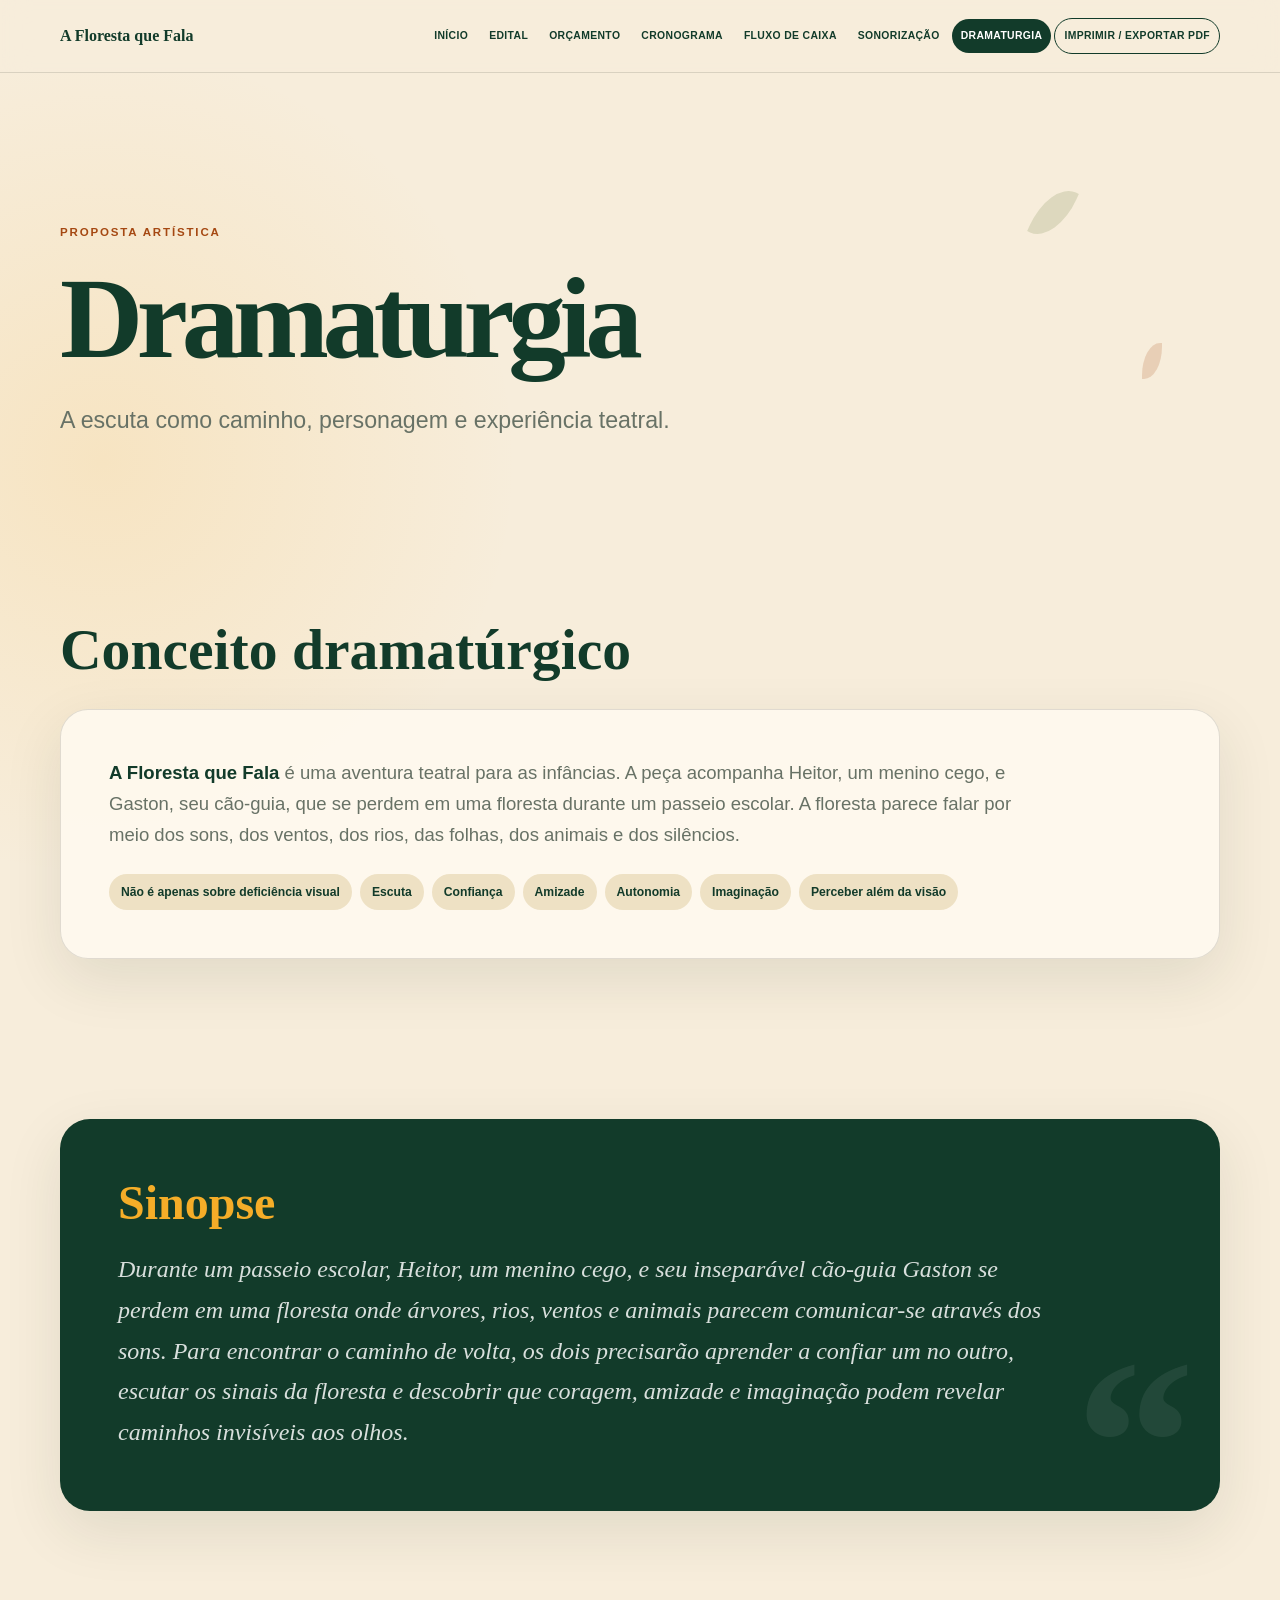
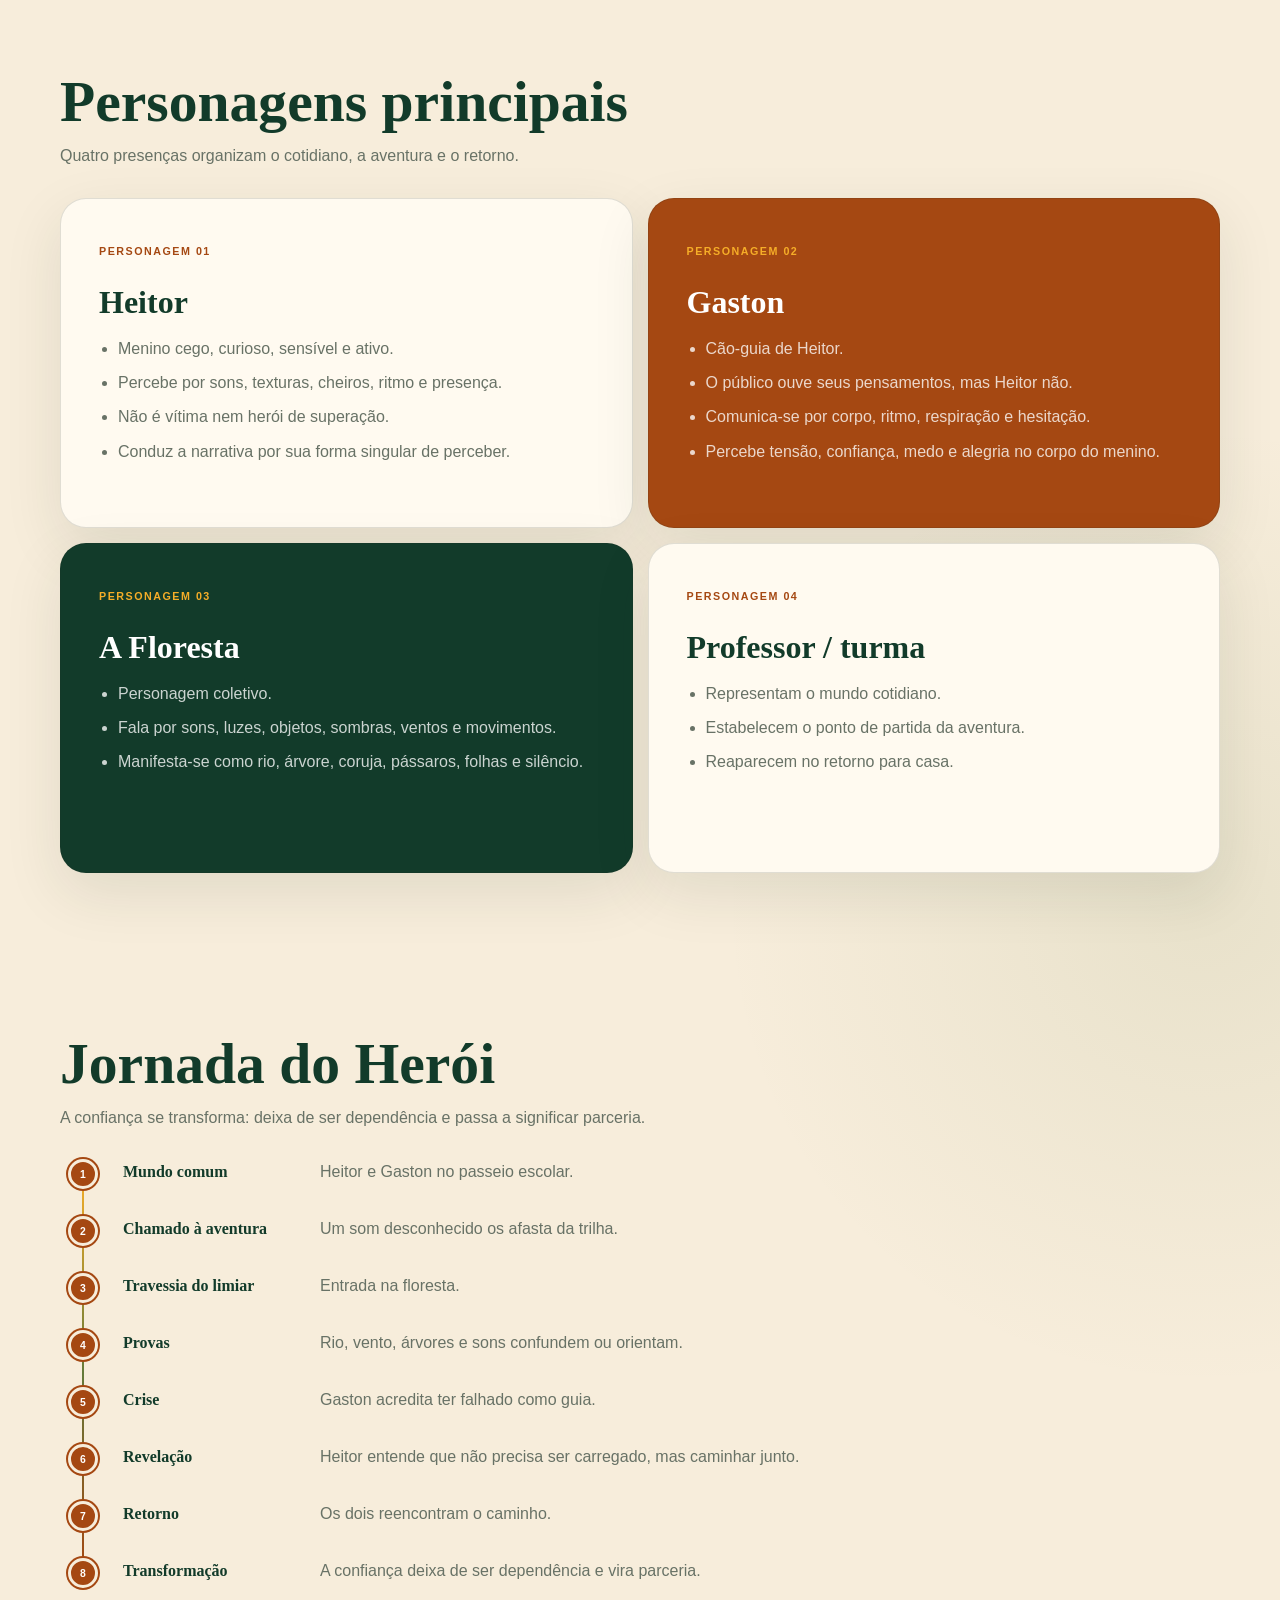
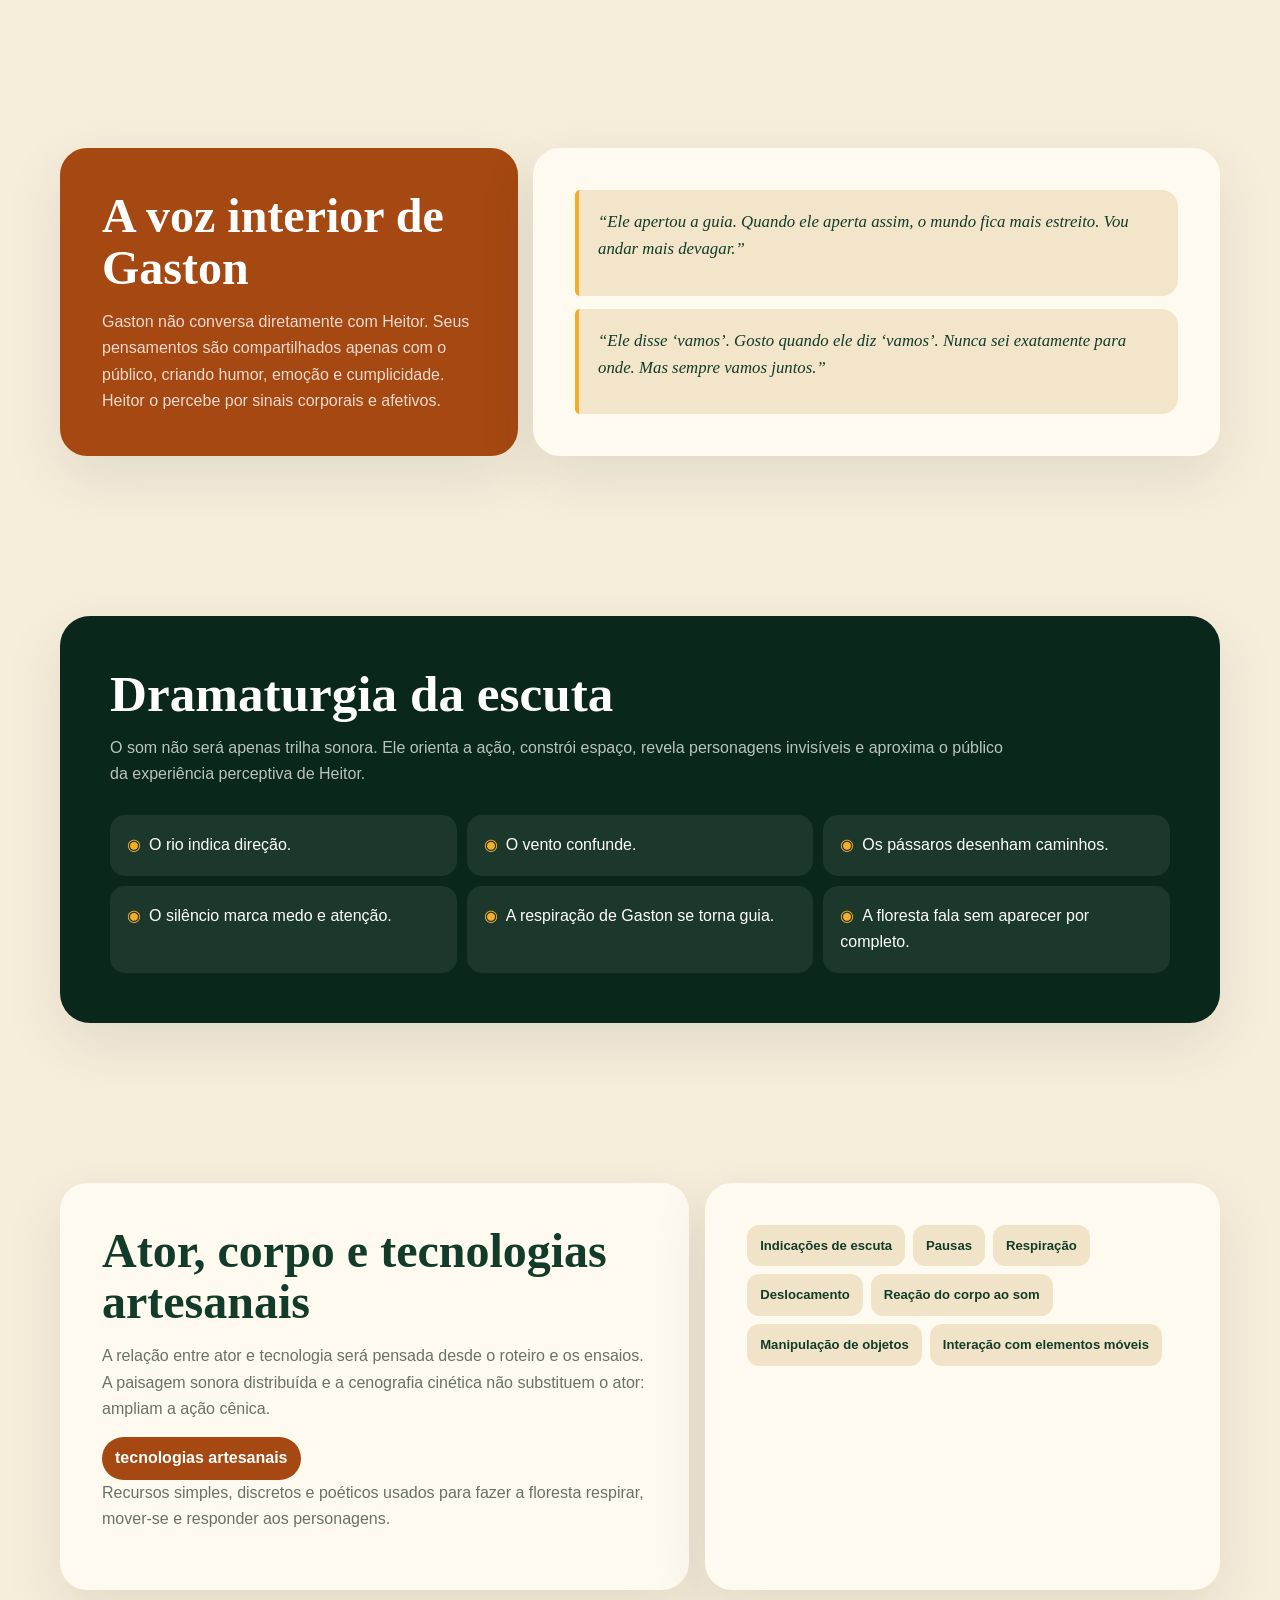
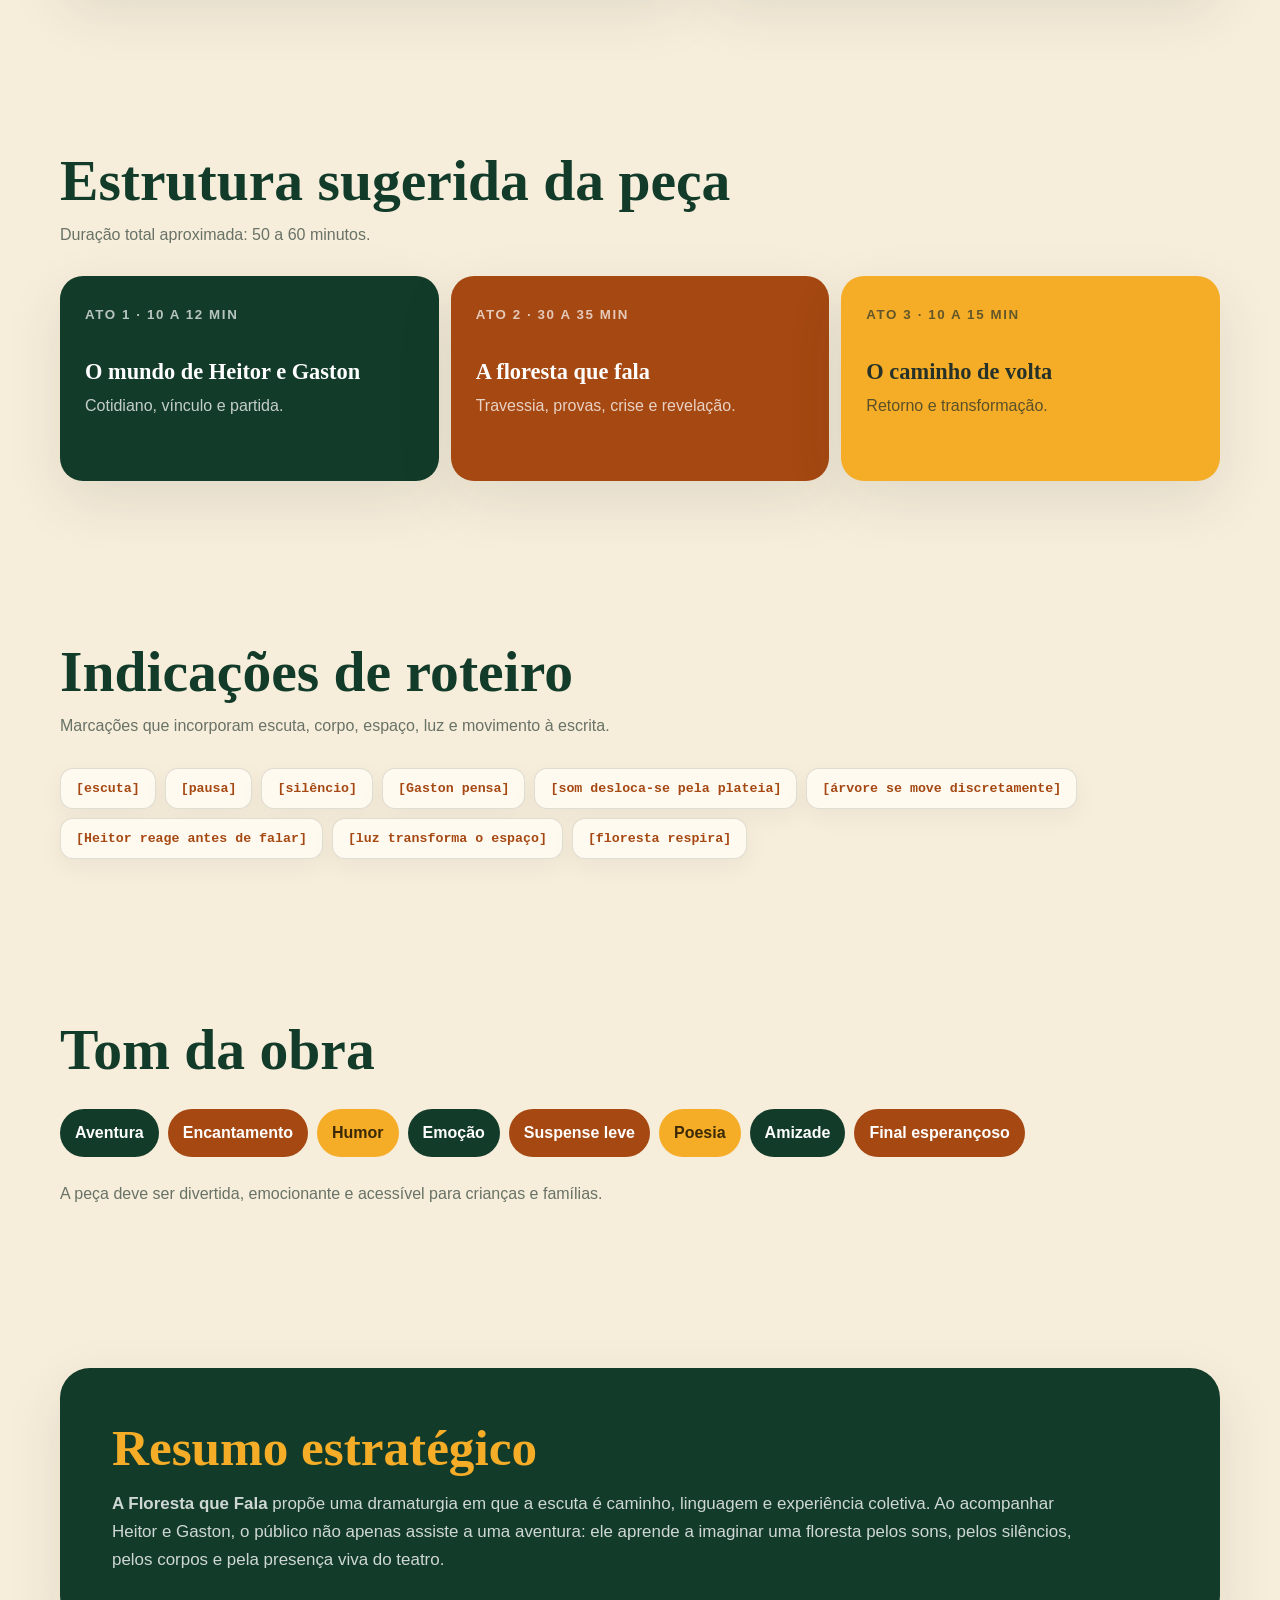
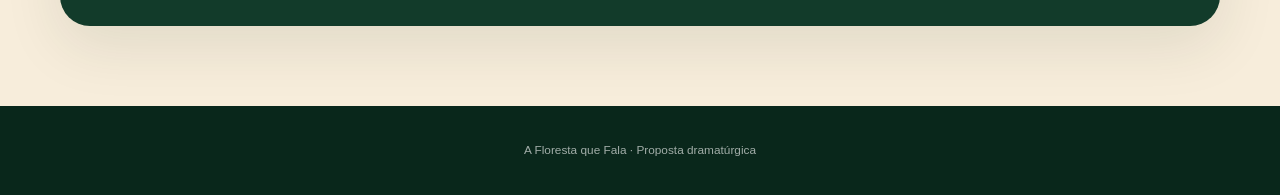
<file: dramaturgia.html>
<!doctype html>
<html lang="pt-BR">
<head>
  <meta charset="utf-8">
  <meta name="viewport" content="width=device-width, initial-scale=1">
  <meta name="theme-color" content="#123b2a">
  <meta name="description" content="Proposta dramatúrgica do espetáculo A Floresta que Fala.">
  <title>Dramaturgia — A Floresta que Fala</title>
  <style>
    :root {
      --forest:#123b2a; --deep:#09271b; --leaf:#647a3a; --earth:#a54812;
      --sun:#f5ad28; --cream:#f7eddb; --paper:#fffaf0; --ink:#263229;
      --muted:#687266; --line:rgba(35,48,38,.14); --shadow:0 20px 58px rgba(29,45,31,.1);
    }
    * { box-sizing:border-box; }
    html { scroll-behavior:smooth; }
    body {
      margin:0; color:var(--ink); font-family:"Segoe UI",Arial,sans-serif; line-height:1.65;
      background:
        radial-gradient(circle at 8% 7%,rgba(245,173,40,.14),transparent 26rem),
        radial-gradient(circle at 94% 38%,rgba(100,122,58,.1),transparent 30rem),var(--cream);
    }
    a { color:inherit; } button { font:inherit; }
    .wrap { width:min(1160px,calc(100% - 40px)); margin-inline:auto; }
    .site-header {
      position:sticky; top:0; z-index:30; border-bottom:1px solid var(--line);
      background:rgba(247,237,219,.9); backdrop-filter:blur(14px);
    }
    .nav { display:flex; min-height:72px; align-items:center; justify-content:space-between; gap:18px; }
    .brand { color:var(--forest); font:700 1rem Georgia,serif; text-decoration:none; }
    .nav-links { display:flex; gap:3px; align-items:center; flex-wrap:wrap; justify-content:flex-end; }
    .nav-links a,.print-button {
      padding:8px 9px; border:0; border-radius:999px; color:var(--forest); background:transparent;
      text-decoration:none; font-size:.65rem; font-weight:800; letter-spacing:.035em; text-transform:uppercase; cursor:pointer;
    }
    .nav-links a[aria-current="page"] { color:#fff; background:var(--forest); }
    .print-button { border:1px solid var(--forest); }
    .nav-links a:hover,.print-button:hover { background:rgba(18,59,42,.1); }

    .hero { position:relative; padding:clamp(80px,12vw,145px) 0 clamp(65px,9vw,100px); overflow:hidden; }
    .eyebrow { color:var(--earth); font-size:.72rem; font-weight:800; letter-spacing:.16em; text-transform:uppercase; }
    h1,h2,h3 { font-family:Georgia,serif; line-height:1.08; }
    h1 { margin:12px 0 20px; color:var(--forest); font-size:clamp(3.4rem,9vw,8rem); letter-spacing:-.055em; }
    .lead { max-width:780px; margin:0; color:var(--muted); font-size:clamp(1.1rem,2.3vw,1.45rem); }
    .leaf { position:absolute; width:32px; height:55px; border-radius:90% 0 90% 0; background:var(--leaf); opacity:.18; animation:leaf-float 8s ease-in-out infinite alternate; }
    .leaf.one { right:13%; top:24%; transform:rotate(24deg); }
    .leaf.two { right:5%; top:58%; width:20px; height:36px; background:var(--earth); animation-delay:-3s; }

    section { padding:clamp(44px,7vw,80px) 0; }
    .section-head { max-width:790px; margin-bottom:28px; }
    .section-head h2 { margin:0 0 10px; color:var(--forest); font-size:clamp(2rem,4.5vw,3.6rem); }
    .section-head p { margin:0; color:var(--muted); }
    .prose {
      padding:clamp(27px,5vw,48px); border:1px solid var(--line); border-radius:28px;
      background:rgba(255,250,240,.88); box-shadow:var(--shadow); font-size:clamp(1rem,1.8vw,1.16rem);
    }
    .prose p { max-width:920px; margin:0; color:var(--muted); }
    .prose strong { color:var(--forest); }
    .principles { display:flex; gap:8px; margin-top:24px; flex-wrap:wrap; }
    .principles span { padding:8px 12px; border-radius:999px; color:var(--forest); background:#eee1c4; font-size:.76rem; font-weight:800; }

    .synopsis {
      position:relative; padding:clamp(32px,6vw,58px); overflow:hidden; border-radius:30px;
      color:#fff; background:var(--forest); box-shadow:var(--shadow);
    }
    .synopsis::after { content:"“"; position:absolute; right:25px; bottom:-70px; color:rgba(255,255,255,.07); font:700 15rem Georgia,serif; }
    .synopsis h2 { margin:0 0 20px; color:var(--sun); font-size:clamp(2rem,4vw,3rem); }
    .synopsis p { position:relative; z-index:1; max-width:930px; margin:0; color:rgba(255,255,255,.84); font:italic clamp(1.12rem,2.3vw,1.5rem)/1.7 Georgia,serif; }

    .character-grid { display:grid; grid-template-columns:repeat(2,1fr); gap:15px; }
    .character {
      min-height:330px; padding:clamp(25px,4vw,38px); border:1px solid var(--line);
      border-radius:26px; background:var(--paper); box-shadow:var(--shadow);
    }
    .character:nth-child(2) { color:#fff; background:var(--earth); }
    .character:nth-child(3) { color:#fff; background:var(--forest); }
    .character-tag { color:var(--earth); font-size:.67rem; font-weight:900; letter-spacing:.14em; text-transform:uppercase; }
    .character:nth-child(2) .character-tag,.character:nth-child(3) .character-tag { color:var(--sun); }
    .character h3 { margin:22px 0 16px; color:var(--forest); font-size:2rem; }
    .character:nth-child(2) h3,.character:nth-child(3) h3 { color:#fff; }
    .character ul { display:grid; gap:8px; margin:0; padding-left:19px; color:var(--muted); }
    .character:nth-child(2) ul,.character:nth-child(3) ul { color:rgba(255,255,255,.78); }

    .journey { position:relative; display:grid; gap:0; max-width:940px; }
    .journey::before { content:""; position:absolute; top:15px; bottom:15px; left:22px; width:2px; background:linear-gradient(var(--sun),var(--leaf),var(--earth)); }
    .step { position:relative; display:grid; grid-template-columns:46px 180px 1fr; gap:17px; padding-bottom:27px; align-items:start; }
    .step:last-child { padding-bottom:0; }
    .step-number {
      z-index:1; display:grid; width:30px; height:30px; margin-left:8px; place-items:center;
      border:3px solid var(--cream); border-radius:50%; color:#fff; background:var(--earth);
      box-shadow:0 0 0 2px var(--earth); font-size:.65rem; font-weight:900;
    }
    .step strong { color:var(--forest); font-family:Georgia,serif; }
    .step p { margin:0; color:var(--muted); }

    .voice-grid { display:grid; grid-template-columns:.8fr 1.2fr; gap:15px; }
    .voice-copy,.quotes { padding:clamp(26px,4vw,42px); border-radius:27px; box-shadow:var(--shadow); }
    .voice-copy { color:#fff; background:var(--earth); }
    .voice-copy h2 { margin:0 0 15px; color:#fff; font-size:clamp(2rem,4vw,3rem); }
    .voice-copy p { margin:0; color:rgba(255,255,255,.8); }
    .quotes { display:grid; gap:13px; background:var(--paper); }
    blockquote { margin:0; padding:19px; border-left:4px solid var(--sun); border-radius:5px 16px 16px 5px; color:var(--forest); background:#f2e5ca; font:italic 1.05rem/1.6 Georgia,serif; }

    .listening-panel { padding:clamp(29px,5vw,50px); border-radius:30px; color:#fff; background:var(--deep); box-shadow:var(--shadow); }
    .listening-panel h2 { margin:0 0 13px; color:#fff; font-size:clamp(2rem,4vw,3.4rem); }
    .listening-panel > p { max-width:900px; margin:0; color:rgba(255,255,255,.72); }
    .sound-grid { display:grid; grid-template-columns:repeat(3,1fr); gap:10px; margin-top:28px; }
    .sound { padding:17px; border-radius:15px; background:rgba(255,255,255,.08); }
    .sound::before { content:"◉"; margin-right:8px; color:var(--sun); }

    .craft-grid { display:grid; grid-template-columns:1.1fr .9fr; gap:16px; }
    .craft-copy,.directions { padding:clamp(26px,4vw,42px); border-radius:27px; background:var(--paper); box-shadow:var(--shadow); }
    .craft-copy h2 { margin:0 0 15px; color:var(--forest); font-size:clamp(2rem,4vw,3rem); }
    .craft-copy p { margin:0 0 15px; color:var(--muted); }
    .craft-term { display:inline-block; padding:8px 13px; border-radius:999px; color:#fff; background:var(--earth); font-weight:900; }
    .directions { display:flex; gap:8px; align-content:flex-start; flex-wrap:wrap; }
    .directions span { padding:10px 13px; border-radius:12px; color:var(--forest); background:#f0e3c7; font-size:.82rem; font-weight:700; }

    .acts { display:grid; grid-template-columns:repeat(3,1fr); gap:12px; }
    .act { min-height:205px; padding:25px; border-radius:23px; color:#fff; background:var(--forest); box-shadow:var(--shadow); }
    .act:nth-child(2) { background:var(--earth); }
    .act:nth-child(3) { color:var(--ink); background:var(--sun); }
    .act small { font-weight:900; letter-spacing:.12em; text-transform:uppercase; opacity:.7; }
    .act h3 { margin:32px 0 9px; font-size:1.4rem; }
    .act p { margin:0; opacity:.75; }

    .script-marks { display:flex; gap:9px; flex-wrap:wrap; }
    .script-marks code {
      padding:12px 15px; border:1px solid var(--line); border-radius:13px; color:var(--earth);
      background:var(--paper); box-shadow:0 8px 25px rgba(29,45,31,.05); font:700 .83rem "Courier New",monospace;
    }
    .tones { display:flex; gap:9px; flex-wrap:wrap; }
    .tones span { padding:11px 15px; border-radius:999px; color:#fff; background:var(--forest); font-weight:800; }
    .tones span:nth-child(3n+2) { background:var(--earth); }
    .tones span:nth-child(3n) { color:#3b2905; background:var(--sun); }
    .tone-note { margin:24px 0 0; color:var(--muted); }

    .summary { padding:clamp(30px,5vw,52px); border-radius:30px; color:#fff; background:var(--forest); box-shadow:var(--shadow); }
    .summary h2 { margin:0 0 15px; color:var(--sun); font-size:clamp(2rem,4vw,3.2rem); }
    .summary p { max-width:960px; margin:0; color:rgba(255,255,255,.8); font-size:1.06rem; }
    footer { padding:35px 20px; color:rgba(255,255,255,.62); background:var(--deep); text-align:center; font-size:.74rem; }
    .reveal { opacity:0; transform:translateY(20px); transition:opacity .65s ease,transform .65s ease; }
    .reveal.visible { opacity:1; transform:none; }
    @keyframes leaf-float { to { transform:translate(16px,-28px) rotate(65deg); } }

    @media (max-width:850px) {
      .sound-grid,.acts { grid-template-columns:1fr 1fr; }
      .craft-grid,.voice-grid { grid-template-columns:1fr; }
    }
    @media (max-width:700px) {
      .wrap { width:min(100% - 28px,1160px); }
      .nav { min-height:64px; }
      .nav-links a { display:none; }
      .nav-links a[aria-current="page"] { display:inline-flex; }
      .character-grid,.sound-grid,.acts { grid-template-columns:1fr; }
      .step { grid-template-columns:46px 1fr; gap:10px; }
      .step strong,.step p { grid-column:2; }
      .character { min-height:0; }
    }
    @media (prefers-reduced-motion:reduce) {
      * { scroll-behavior:auto!important; animation:none!important; transition:none!important; }
      .reveal { opacity:1; transform:none; }
    }
    @media print {
      @page { margin:12mm; }
      body { background:#fff; }
      .site-header,.print-button,footer { display:none!important; }
      .hero { padding:0 0 20px; }
      section { padding:18px 0; break-inside:avoid; }
      .wrap { width:100%; }
      .reveal { opacity:1; transform:none; }
    }
  </style>
</head>
<body>
  <header class="site-header">
    <nav class="nav wrap" aria-label="Navegação principal">
      <a class="brand" href="index.html">A Floresta que Fala</a>
      <div class="nav-links">
        <a href="index.html">Início</a><a href="edital.html">Edital</a>
        <a href="orcamento.html">Orçamento</a><a href="cronograma.html">Cronograma</a>
        <a href="fluxo_caixa.html">Fluxo de Caixa</a><a href="sonorizacao.html">Sonorização</a>
        <a href="dramaturgia.html" aria-current="page">Dramaturgia</a>
        <button class="print-button" type="button" onclick="window.print()">Imprimir / Exportar PDF</button>
      </div>
    </nav>
  </header>

  <main>
    <section class="hero wrap">
      <span class="eyebrow">Proposta artística</span>
      <h1>Dramaturgia</h1>
      <p class="lead">A escuta como caminho, personagem e experiência teatral.</p>
      <i class="leaf one" aria-hidden="true"></i><i class="leaf two" aria-hidden="true"></i>
    </section>

    <section class="wrap reveal">
      <div class="section-head"><h2>Conceito dramatúrgico</h2></div>
      <div class="prose">
        <p><strong>A Floresta que Fala</strong> é uma aventura teatral para as infâncias. A peça acompanha Heitor, um menino cego, e Gaston, seu cão-guia, que se perdem em uma floresta durante um passeio escolar. A floresta parece falar por meio dos sons, dos ventos, dos rios, das folhas, dos animais e dos silêncios.</p>
        <div class="principles"><span>Não é apenas sobre deficiência visual</span><span>Escuta</span><span>Confiança</span><span>Amizade</span><span>Autonomia</span><span>Imaginação</span><span>Perceber além da visão</span></div>
      </div>
    </section>

    <section class="wrap reveal">
      <article class="synopsis">
        <h2>Sinopse</h2>
        <p>Durante um passeio escolar, Heitor, um menino cego, e seu inseparável cão-guia Gaston se perdem em uma floresta onde árvores, rios, ventos e animais parecem comunicar-se através dos sons. Para encontrar o caminho de volta, os dois precisarão aprender a confiar um no outro, escutar os sinais da floresta e descobrir que coragem, amizade e imaginação podem revelar caminhos invisíveis aos olhos.</p>
      </article>
    </section>

    <section class="wrap reveal">
      <div class="section-head"><h2>Personagens principais</h2><p>Quatro presenças organizam o cotidiano, a aventura e o retorno.</p></div>
      <div class="character-grid">
        <article class="character"><span class="character-tag">Personagem 01</span><h3>Heitor</h3><ul><li>Menino cego, curioso, sensível e ativo.</li><li>Percebe por sons, texturas, cheiros, ritmo e presença.</li><li>Não é vítima nem herói de superação.</li><li>Conduz a narrativa por sua forma singular de perceber.</li></ul></article>
        <article class="character"><span class="character-tag">Personagem 02</span><h3>Gaston</h3><ul><li>Cão-guia de Heitor.</li><li>O público ouve seus pensamentos, mas Heitor não.</li><li>Comunica-se por corpo, ritmo, respiração e hesitação.</li><li>Percebe tensão, confiança, medo e alegria no corpo do menino.</li></ul></article>
        <article class="character"><span class="character-tag">Personagem 03</span><h3>A Floresta</h3><ul><li>Personagem coletivo.</li><li>Fala por sons, luzes, objetos, sombras, ventos e movimentos.</li><li>Manifesta-se como rio, árvore, coruja, pássaros, folhas e silêncio.</li></ul></article>
        <article class="character"><span class="character-tag">Personagem 04</span><h3>Professor / turma</h3><ul><li>Representam o mundo cotidiano.</li><li>Estabelecem o ponto de partida da aventura.</li><li>Reaparecem no retorno para casa.</li></ul></article>
      </div>
    </section>

    <section class="wrap reveal">
      <div class="section-head"><h2>Jornada do Herói</h2><p>A confiança se transforma: deixa de ser dependência e passa a significar parceria.</p></div>
      <div class="journey">
        <div class="step"><span class="step-number">1</span><strong>Mundo comum</strong><p>Heitor e Gaston no passeio escolar.</p></div>
        <div class="step"><span class="step-number">2</span><strong>Chamado à aventura</strong><p>Um som desconhecido os afasta da trilha.</p></div>
        <div class="step"><span class="step-number">3</span><strong>Travessia do limiar</strong><p>Entrada na floresta.</p></div>
        <div class="step"><span class="step-number">4</span><strong>Provas</strong><p>Rio, vento, árvores e sons confundem ou orientam.</p></div>
        <div class="step"><span class="step-number">5</span><strong>Crise</strong><p>Gaston acredita ter falhado como guia.</p></div>
        <div class="step"><span class="step-number">6</span><strong>Revelação</strong><p>Heitor entende que não precisa ser carregado, mas caminhar junto.</p></div>
        <div class="step"><span class="step-number">7</span><strong>Retorno</strong><p>Os dois reencontram o caminho.</p></div>
        <div class="step"><span class="step-number">8</span><strong>Transformação</strong><p>A confiança deixa de ser dependência e vira parceria.</p></div>
      </div>
    </section>

    <section class="wrap reveal">
      <div class="voice-grid">
        <article class="voice-copy"><h2>A voz interior de Gaston</h2><p>Gaston não conversa diretamente com Heitor. Seus pensamentos são compartilhados apenas com o público, criando humor, emoção e cumplicidade. Heitor o percebe por sinais corporais e afetivos.</p></article>
        <div class="quotes">
          <blockquote>“Ele apertou a guia. Quando ele aperta assim, o mundo fica mais estreito. Vou andar mais devagar.”</blockquote>
          <blockquote>“Ele disse ‘vamos’. Gosto quando ele diz ‘vamos’. Nunca sei exatamente para onde. Mas sempre vamos juntos.”</blockquote>
        </div>
      </div>
    </section>

    <section class="wrap reveal">
      <div class="listening-panel">
        <h2>Dramaturgia da escuta</h2>
        <p>O som não será apenas trilha sonora. Ele orienta a ação, constrói espaço, revela personagens invisíveis e aproxima o público da experiência perceptiva de Heitor.</p>
        <div class="sound-grid"><div class="sound">O rio indica direção.</div><div class="sound">O vento confunde.</div><div class="sound">Os pássaros desenham caminhos.</div><div class="sound">O silêncio marca medo e atenção.</div><div class="sound">A respiração de Gaston se torna guia.</div><div class="sound">A floresta fala sem aparecer por completo.</div></div>
      </div>
    </section>

    <section class="wrap reveal">
      <div class="craft-grid">
        <article class="craft-copy"><h2>Ator, corpo e tecnologias artesanais</h2><p>A relação entre ator e tecnologia será pensada desde o roteiro e os ensaios. A paisagem sonora distribuída e a cenografia cinética não substituem o ator: ampliam a ação cênica.</p><span class="craft-term">tecnologias artesanais</span><p>Recursos simples, discretos e poéticos usados para fazer a floresta respirar, mover-se e responder aos personagens.</p></article>
        <div class="directions"><span>Indicações de escuta</span><span>Pausas</span><span>Respiração</span><span>Deslocamento</span><span>Reação do corpo ao som</span><span>Manipulação de objetos</span><span>Interação com elementos móveis</span></div>
      </div>
    </section>

    <section class="wrap reveal">
      <div class="section-head"><h2>Estrutura sugerida da peça</h2><p>Duração total aproximada: 50 a 60 minutos.</p></div>
      <div class="acts">
        <article class="act"><small>Ato 1 · 10 a 12 min</small><h3>O mundo de Heitor e Gaston</h3><p>Cotidiano, vínculo e partida.</p></article>
        <article class="act"><small>Ato 2 · 30 a 35 min</small><h3>A floresta que fala</h3><p>Travessia, provas, crise e revelação.</p></article>
        <article class="act"><small>Ato 3 · 10 a 15 min</small><h3>O caminho de volta</h3><p>Retorno e transformação.</p></article>
      </div>
    </section>

    <section class="wrap reveal">
      <div class="section-head"><h2>Indicações de roteiro</h2><p>Marcações que incorporam escuta, corpo, espaço, luz e movimento à escrita.</p></div>
      <div class="script-marks"><code>[escuta]</code><code>[pausa]</code><code>[silêncio]</code><code>[Gaston pensa]</code><code>[som desloca-se pela plateia]</code><code>[árvore se move discretamente]</code><code>[Heitor reage antes de falar]</code><code>[luz transforma o espaço]</code><code>[floresta respira]</code></div>
    </section>

    <section class="wrap reveal">
      <div class="section-head"><h2>Tom da obra</h2></div>
      <div class="tones"><span>Aventura</span><span>Encantamento</span><span>Humor</span><span>Emoção</span><span>Suspense leve</span><span>Poesia</span><span>Amizade</span><span>Final esperançoso</span></div>
      <p class="tone-note">A peça deve ser divertida, emocionante e acessível para crianças e famílias.</p>
    </section>

    <section class="wrap reveal">
      <div class="summary"><h2>Resumo estratégico</h2><p><strong>A Floresta que Fala</strong> propõe uma dramaturgia em que a escuta é caminho, linguagem e experiência coletiva. Ao acompanhar Heitor e Gaston, o público não apenas assiste a uma aventura: ele aprende a imaginar uma floresta pelos sons, pelos silêncios, pelos corpos e pela presença viva do teatro.</p></div>
    </section>
  </main>

  <footer>A Floresta que Fala · Proposta dramatúrgica</footer>
  <script>
    // Revela as seções durante a leitura, respeitando a preferência por menos movimento.
    const items=document.querySelectorAll(".reveal");
    const reduced=window.matchMedia("(prefers-reduced-motion: reduce)").matches;
    if(reduced||!("IntersectionObserver" in window)){items.forEach(item=>item.classList.add("visible"));}
    else{const observer=new IntersectionObserver(entries=>entries.forEach(entry=>{if(entry.isIntersecting){entry.target.classList.add("visible");observer.unobserve(entry.target);}}),{threshold:.1});items.forEach(item=>observer.observe(item));}
  </script>
</body>
</html>
</file>
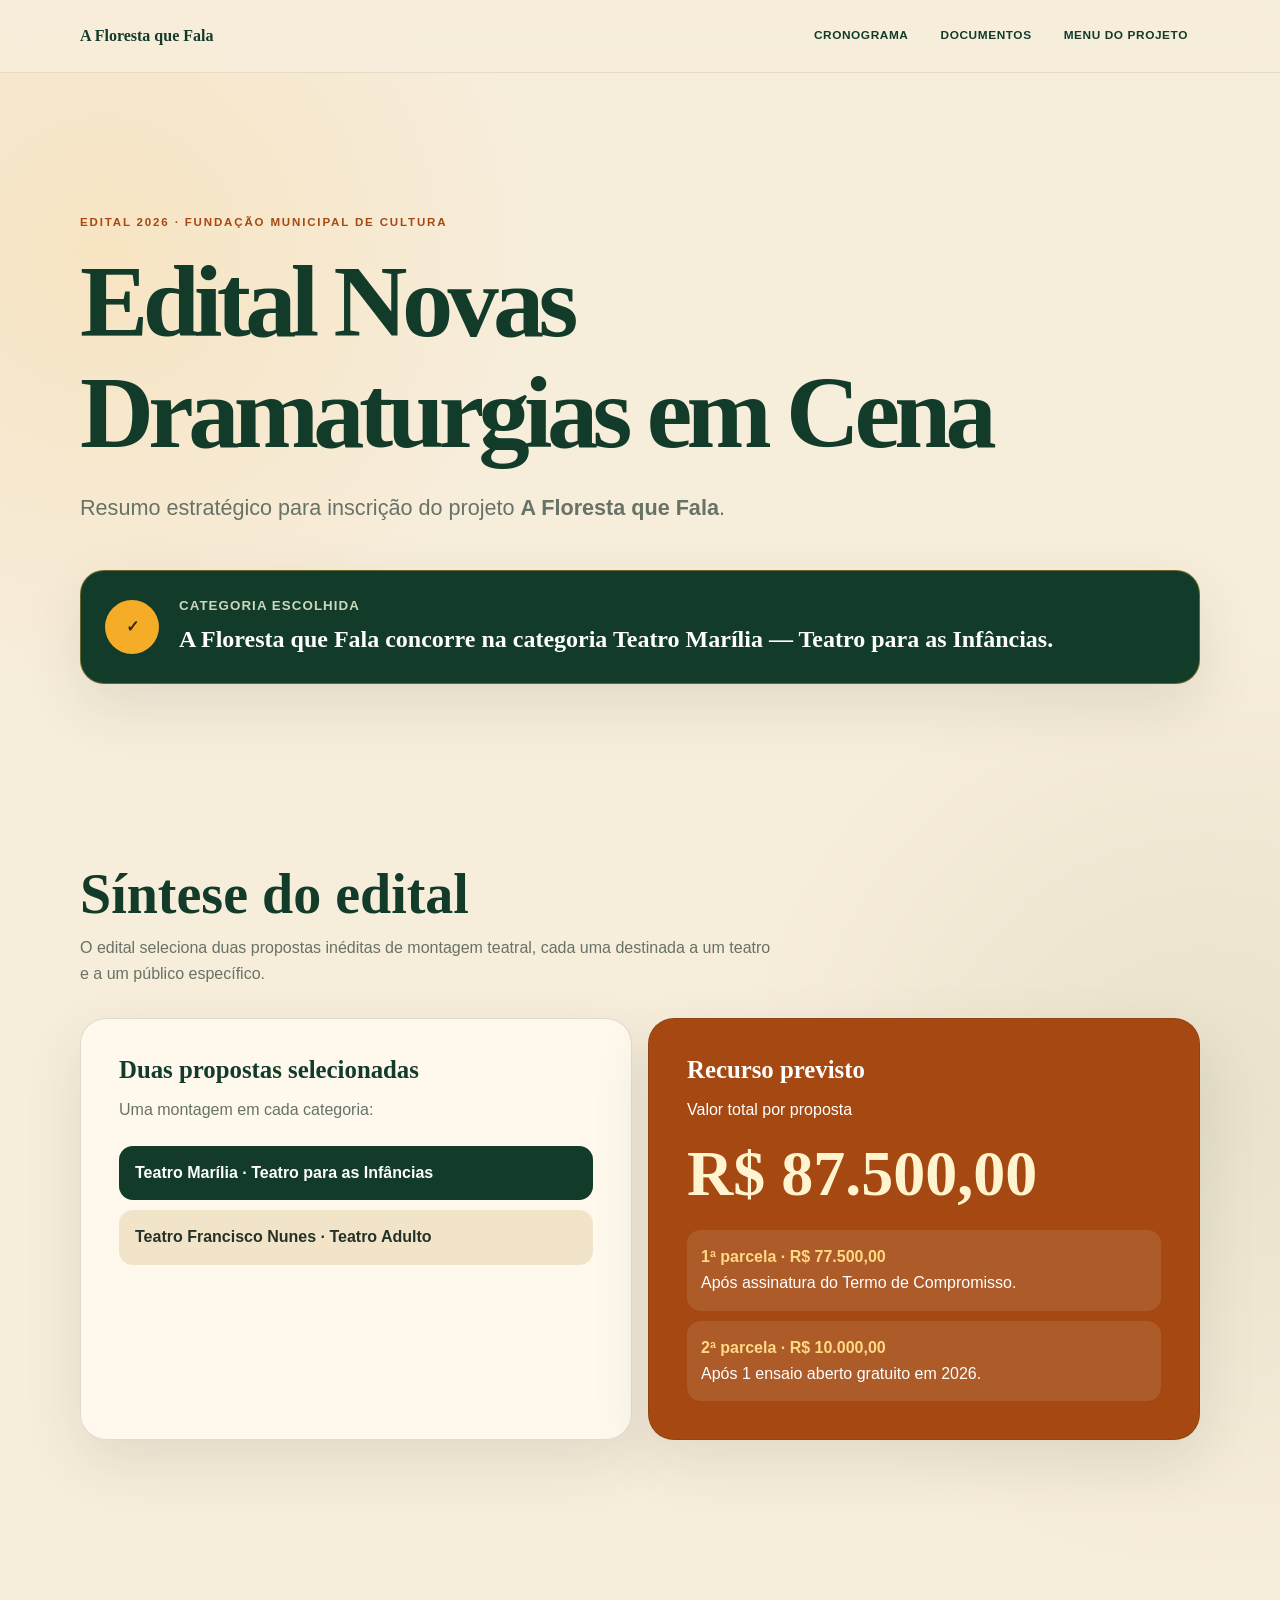
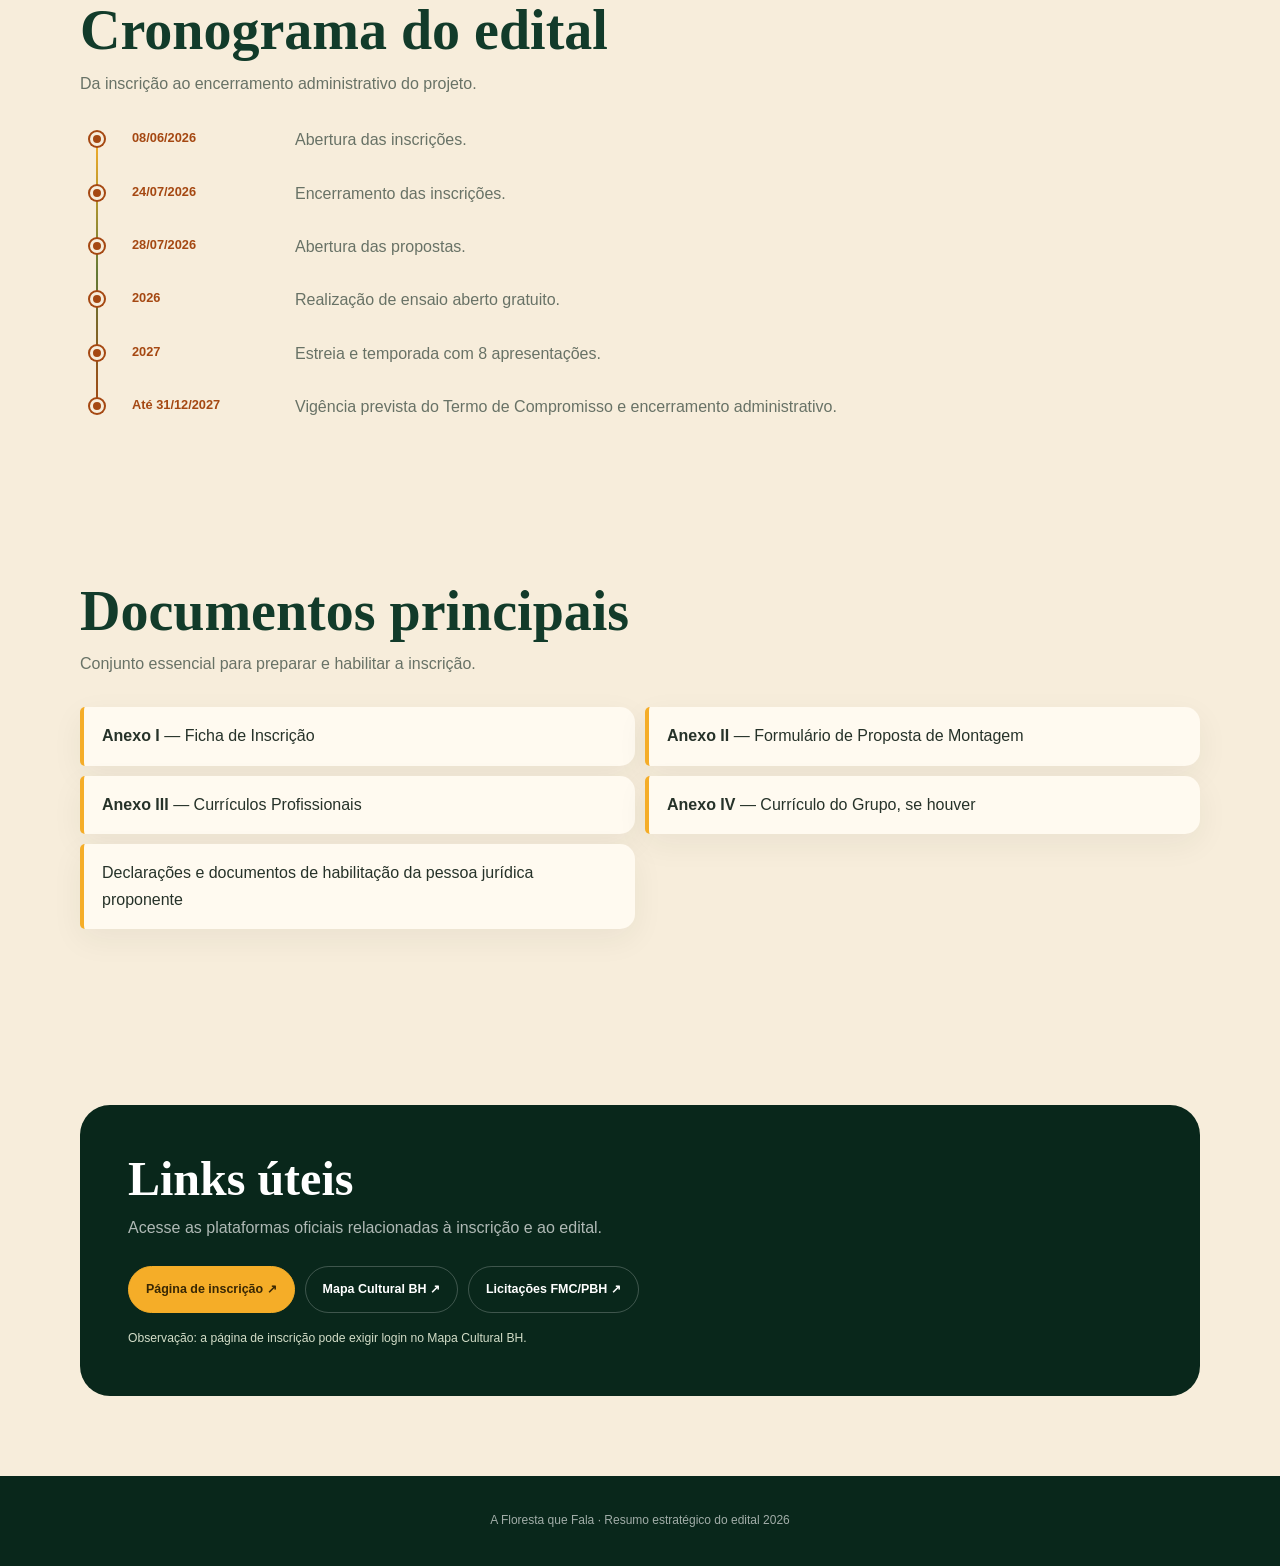
<file: edital.html>
<!doctype html>
<html lang="pt-BR">
<head>
  <meta charset="utf-8">
  <meta name="viewport" content="width=device-width, initial-scale=1">
  <meta name="theme-color" content="#123b2a">
  <meta name="description" content="Resumo estratégico do Edital Novas Dramaturgias em Cena 2026 para o projeto A Floresta que Fala.">
  <title>Edital Novas Dramaturgias em Cena — A Floresta que Fala</title>
  <style>
    :root {
      --forest: #123b2a;
      --forest-deep: #09271b;
      --leaf: #637936;
      --earth: #a54812;
      --sun: #f5ad28;
      --cream: #f7eddb;
      --paper: #fffaf0;
      --ink: #263229;
      --muted: #687266;
      --line: rgba(35,48,38,.14);
      --shadow: 0 22px 60px rgba(29,45,31,.1);
    }

    * { box-sizing: border-box; }
    html { scroll-behavior: smooth; }
    body {
      margin: 0;
      color: var(--ink);
      font-family: "Segoe UI", Arial, sans-serif;
      line-height: 1.65;
      background:
        radial-gradient(circle at 8% 8%, rgba(245,173,40,.14), transparent 27rem),
        radial-gradient(circle at 94% 35%, rgba(99,121,54,.1), transparent 30rem),
        var(--cream);
    }

    a { color: inherit; }
    .wrap { width: min(1120px, calc(100% - 40px)); margin-inline: auto; }
    .site-header {
      position: sticky;
      top: 0;
      z-index: 20;
      border-bottom: 1px solid rgba(35,48,38,.09);
      background: rgba(247,237,219,.88);
      backdrop-filter: blur(14px);
    }

    .nav {
      display: flex;
      min-height: 72px;
      align-items: center;
      justify-content: space-between;
      gap: 24px;
    }

    .brand {
      color: var(--forest);
      font-family: Georgia, serif;
      font-weight: 700;
      text-decoration: none;
    }

    .nav-links { display: flex; gap: 8px; flex-wrap: wrap; justify-content: flex-end; }
    .nav-links a {
      padding: 8px 12px;
      border-radius: 999px;
      color: var(--forest);
      text-decoration: none;
      font-size: .74rem;
      font-weight: 700;
      letter-spacing: .05em;
      text-transform: uppercase;
    }
    .nav-links a:hover, .nav-links a:focus-visible { background: rgba(18,59,42,.08); outline: none; }

    .hero { padding: clamp(70px, 12vw, 140px) 0 clamp(60px, 9vw, 100px); }
    .eyebrow {
      color: var(--earth);
      font-size: .72rem;
      font-weight: 800;
      letter-spacing: .16em;
      text-transform: uppercase;
    }
    h1, h2, h3 { font-family: Georgia, serif; line-height: 1.08; }
    h1 {
      max-width: 920px;
      margin: 15px 0 22px;
      color: var(--forest);
      font-size: clamp(3rem, 8vw, 7rem);
      letter-spacing: -.055em;
    }
    .hero-lead { max-width: 720px; margin: 0; color: var(--muted); font-size: clamp(1.08rem, 2vw, 1.35rem); }

    .chosen {
      display: grid;
      grid-template-columns: auto 1fr;
      gap: 20px;
      margin-top: 44px;
      padding: 24px;
      align-items: center;
      border: 1px solid rgba(245,173,40,.38);
      border-radius: 24px;
      color: #fff;
      background: var(--forest);
      box-shadow: var(--shadow);
    }
    .chosen-mark {
      display: grid;
      width: 54px;
      height: 54px;
      place-items: center;
      border-radius: 50%;
      color: #3d2a04;
      background: var(--sun);
      font-weight: 900;
    }
    .chosen small { display: block; margin-bottom: 3px; color: #cbd8bd; font-weight: 700; letter-spacing: .08em; text-transform: uppercase; }
    .chosen strong { font-family: Georgia, serif; font-size: clamp(1.1rem, 2.4vw, 1.5rem); }

    section { padding: clamp(44px, 7vw, 80px) 0; }
    .section-head { max-width: 700px; margin-bottom: 30px; }
    .section-head h2 { margin: 0 0 10px; color: var(--forest); font-size: clamp(2rem, 4.5vw, 3.5rem); }
    .section-head p { margin: 0; color: var(--muted); }

    .cards { display: grid; grid-template-columns: repeat(2, minmax(0, 1fr)); gap: 16px; }
    .card {
      padding: clamp(24px, 4vw, 38px);
      border: 1px solid var(--line);
      border-radius: 26px;
      background: rgba(255,250,240,.86);
      box-shadow: var(--shadow);
    }
    .card h3 { margin: 0 0 14px; color: var(--forest); font-size: 1.55rem; }
    .card p { margin: 0; color: var(--muted); }
    .category-list { display: grid; gap: 10px; margin-top: 22px; }
    .category {
      padding: 14px 16px;
      border-radius: 14px;
      background: #f1e4c9;
      font-weight: 700;
    }
    .category:first-child { color: #fff; background: var(--forest); }

    .funding { color: #fff; background: var(--earth); }
    .funding h3, .funding p { color: #fff; }
    .total { display: block; margin: 18px 0 24px; color: #fff4cf; font: 700 clamp(2.2rem, 5vw, 4rem)/1 Georgia, serif; }
    .installments { display: grid; gap: 10px; }
    .installment { padding: 14px; border-radius: 14px; background: rgba(255,255,255,.1); }
    .installment strong { display: block; color: #ffd984; }

    .timeline {
      position: relative;
      display: grid;
      gap: 0;
      max-width: 900px;
    }
    .timeline::before {
      content: "";
      position: absolute;
      top: 12px;
      bottom: 12px;
      left: 16px;
      width: 2px;
      background: linear-gradient(var(--sun), var(--leaf), var(--earth));
    }
    .event {
      position: relative;
      display: grid;
      grid-template-columns: 34px 145px 1fr;
      gap: 18px;
      padding: 0 0 27px;
      align-items: start;
    }
    .event:last-child { padding-bottom: 0; }
    .event-dot {
      z-index: 1;
      width: 14px;
      height: 14px;
      margin: 5px 0 0 10px;
      border: 3px solid var(--cream);
      border-radius: 50%;
      background: var(--earth);
      box-shadow: 0 0 0 2px var(--earth);
    }
    .event time { color: var(--earth); font-size: .8rem; font-weight: 800; }
    .event p { margin: 0; color: var(--muted); }

    .documents {
      display: grid;
      grid-template-columns: repeat(2, minmax(0, 1fr));
      gap: 10px;
      padding: 0;
      list-style: none;
    }
    .documents li {
      padding: 16px 18px;
      border-left: 4px solid var(--sun);
      border-radius: 5px 15px 15px 5px;
      background: var(--paper);
      box-shadow: 0 10px 32px rgba(29,45,31,.06);
    }

    .links-panel {
      padding: clamp(28px, 5vw, 48px);
      border-radius: 30px;
      color: #fff;
      background: var(--forest-deep);
    }
    .links-panel h2 { margin: 0 0 10px; color: #fff; font-size: clamp(2rem, 4vw, 3rem); }
    .links-panel > p { margin: 0; color: rgba(255,255,255,.68); }
    .buttons { display: flex; gap: 10px; flex-wrap: wrap; margin-top: 25px; }
    .button {
      display: inline-flex;
      padding: 12px 17px;
      align-items: center;
      border: 1px solid rgba(255,255,255,.22);
      border-radius: 999px;
      color: #fff;
      text-decoration: none;
      font-size: .78rem;
      font-weight: 800;
      transition: transform .2s ease, background .2s ease;
    }
    .button:first-child { border-color: var(--sun); color: #382704; background: var(--sun); }
    .button:hover, .button:focus-visible { transform: translateY(-2px); background: #fff; color: var(--forest); outline: none; }
    .login-note { display: block; margin-top: 15px; color: #d3ddc8; font-size: .76rem; }

    footer { padding: 35px 20px; color: rgba(255,255,255,.62); background: var(--forest-deep); text-align: center; font-size: .75rem; }

    .reveal { opacity: 0; transform: translateY(22px); transition: opacity .65s ease, transform .65s ease; }
    .reveal.visible { opacity: 1; transform: none; }

    @media (max-width: 720px) {
      .nav { min-height: 64px; }
      .nav-links a:not(:last-child) { display: none; }
      .cards, .documents { grid-template-columns: 1fr; }
      .event { grid-template-columns: 34px 1fr; gap: 10px; }
      .event time { grid-column: 2; }
      .event p { grid-column: 2; }
      .chosen { grid-template-columns: 1fr; }
    }
    @media (prefers-reduced-motion: reduce) {
      * { scroll-behavior: auto !important; transition: none !important; }
      .reveal { opacity: 1; transform: none; }
    }
  </style>
</head>
<body>
  <header class="site-header">
    <nav class="nav wrap" aria-label="Navegação principal">
      <a class="brand" href="index.html">A Floresta que Fala</a>
      <div class="nav-links">
        <a href="#cronograma">Cronograma</a>
        <a href="#documentos">Documentos</a>
        <a href="novas_dramaturgias.html">Menu do projeto</a>
      </div>
    </nav>
  </header>

  <main>
    <section class="hero wrap">
      <div class="eyebrow">Edital 2026 · Fundação Municipal de Cultura</div>
      <h1>Edital Novas Dramaturgias em Cena</h1>
      <p class="hero-lead">Resumo estratégico para inscrição do projeto <strong>A Floresta que Fala</strong>.</p>
      <div class="chosen reveal">
        <span class="chosen-mark" aria-hidden="true">✓</span>
        <div>
          <small>Categoria escolhida</small>
          <strong>A Floresta que Fala concorre na categoria Teatro Marília — Teatro para as Infâncias.</strong>
        </div>
      </div>
    </section>

    <section class="wrap reveal">
      <div class="section-head">
        <h2>Síntese do edital</h2>
        <p>O edital seleciona duas propostas inéditas de montagem teatral, cada uma destinada a um teatro e a um público específico.</p>
      </div>
      <div class="cards">
        <article class="card">
          <h3>Duas propostas selecionadas</h3>
          <p>Uma montagem em cada categoria:</p>
          <div class="category-list">
            <div class="category">Teatro Marília · Teatro para as Infâncias</div>
            <div class="category">Teatro Francisco Nunes · Teatro Adulto</div>
          </div>
        </article>
        <article class="card funding">
          <h3>Recurso previsto</h3>
          <p>Valor total por proposta</p>
          <span class="total">R$ 87.500,00</span>
          <div class="installments">
            <div class="installment"><strong>1ª parcela · R$ 77.500,00</strong>Após assinatura do Termo de Compromisso.</div>
            <div class="installment"><strong>2ª parcela · R$ 10.000,00</strong>Após 1 ensaio aberto gratuito em 2026.</div>
          </div>
        </article>
      </div>
    </section>

    <section class="wrap reveal" id="cronograma">
      <div class="section-head">
        <h2>Cronograma do edital</h2>
        <p>Da inscrição ao encerramento administrativo do projeto.</p>
      </div>
      <div class="timeline">
        <div class="event"><i class="event-dot"></i><time datetime="2026-06-08">08/06/2026</time><p>Abertura das inscrições.</p></div>
        <div class="event"><i class="event-dot"></i><time datetime="2026-07-24">24/07/2026</time><p>Encerramento das inscrições.</p></div>
        <div class="event"><i class="event-dot"></i><time datetime="2026-07-28">28/07/2026</time><p>Abertura das propostas.</p></div>
        <div class="event"><i class="event-dot"></i><time datetime="2026">2026</time><p>Realização de ensaio aberto gratuito.</p></div>
        <div class="event"><i class="event-dot"></i><time datetime="2027">2027</time><p>Estreia e temporada com 8 apresentações.</p></div>
        <div class="event"><i class="event-dot"></i><time datetime="2027-12-31">Até 31/12/2027</time><p>Vigência prevista do Termo de Compromisso e encerramento administrativo.</p></div>
      </div>
    </section>

    <section class="wrap reveal" id="documentos">
      <div class="section-head">
        <h2>Documentos principais</h2>
        <p>Conjunto essencial para preparar e habilitar a inscrição.</p>
      </div>
      <ul class="documents">
        <li><strong>Anexo I</strong> — Ficha de Inscrição</li>
        <li><strong>Anexo II</strong> — Formulário de Proposta de Montagem</li>
        <li><strong>Anexo III</strong> — Currículos Profissionais</li>
        <li><strong>Anexo IV</strong> — Currículo do Grupo, se houver</li>
        <li>Declarações e documentos de habilitação da pessoa jurídica proponente</li>
      </ul>
    </section>

    <section class="wrap reveal">
      <div class="links-panel">
        <h2>Links úteis</h2>
        <p>Acesse as plataformas oficiais relacionadas à inscrição e ao edital.</p>
        <div class="buttons">
          <a class="button" href="https://mapaculturalbh.pbh.gov.br/inscricao/1640526309/" target="_blank" rel="noopener noreferrer">Página de inscrição ↗</a>
          <a class="button" href="https://mapaculturalbh.pbh.gov.br/" target="_blank" rel="noopener noreferrer">Mapa Cultural BH ↗</a>
          <a class="button" href="https://prefeitura.pbh.gov.br/licitacoes/fmc" target="_blank" rel="noopener noreferrer">Licitações FMC/PBH ↗</a>
        </div>
        <small class="login-note">Observação: a página de inscrição pode exigir login no Mapa Cultural BH.</small>
      </div>
    </section>
  </main>

  <footer>A Floresta que Fala · Resumo estratégico do edital 2026</footer>

  <script>
    const reducedMotion = window.matchMedia("(prefers-reduced-motion: reduce)").matches;
    const items = document.querySelectorAll(".reveal");

    if (reducedMotion || !("IntersectionObserver" in window)) {
      items.forEach(item => item.classList.add("visible"));
    } else {
      const observer = new IntersectionObserver(entries => {
        entries.forEach(entry => {
          if (entry.isIntersecting) {
            entry.target.classList.add("visible");
            observer.unobserve(entry.target);
          }
        });
      }, { threshold: .12 });
      items.forEach(item => observer.observe(item));
    }
  </script>
</body>
</html>
</file>
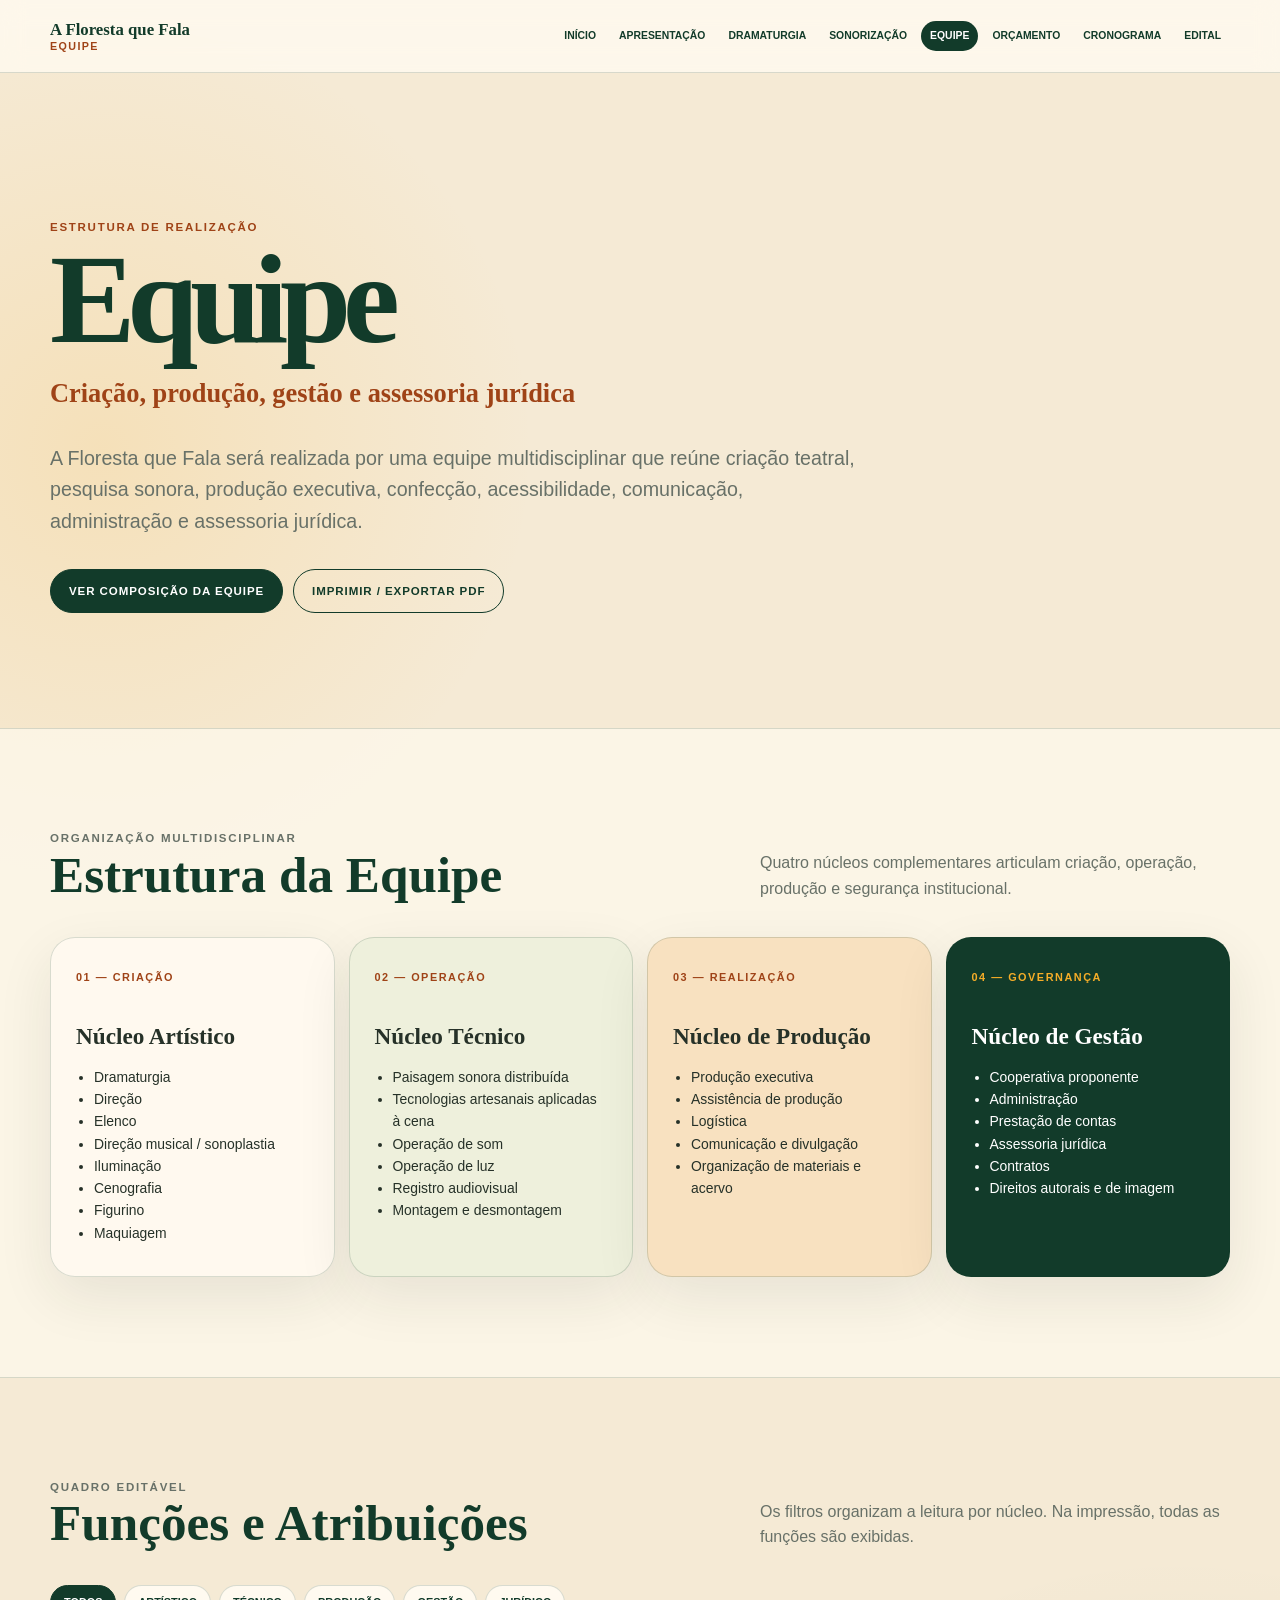
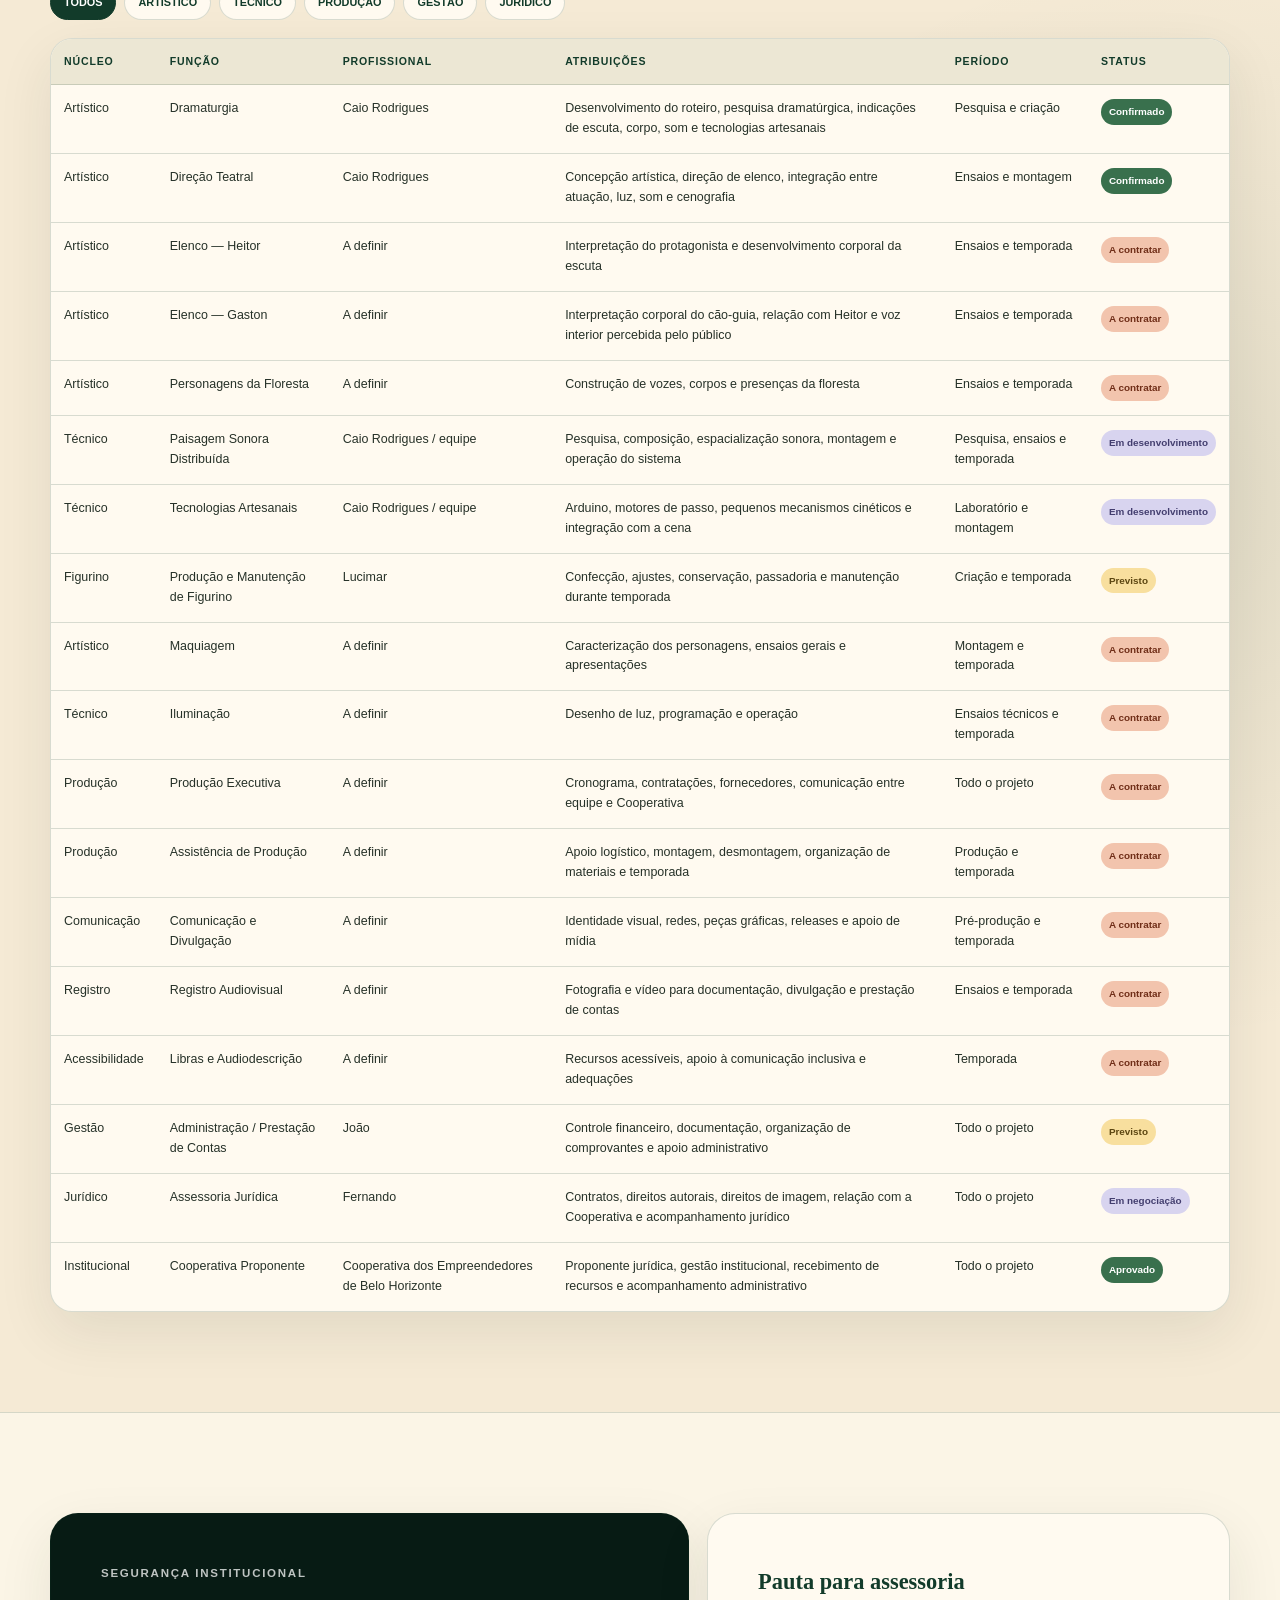
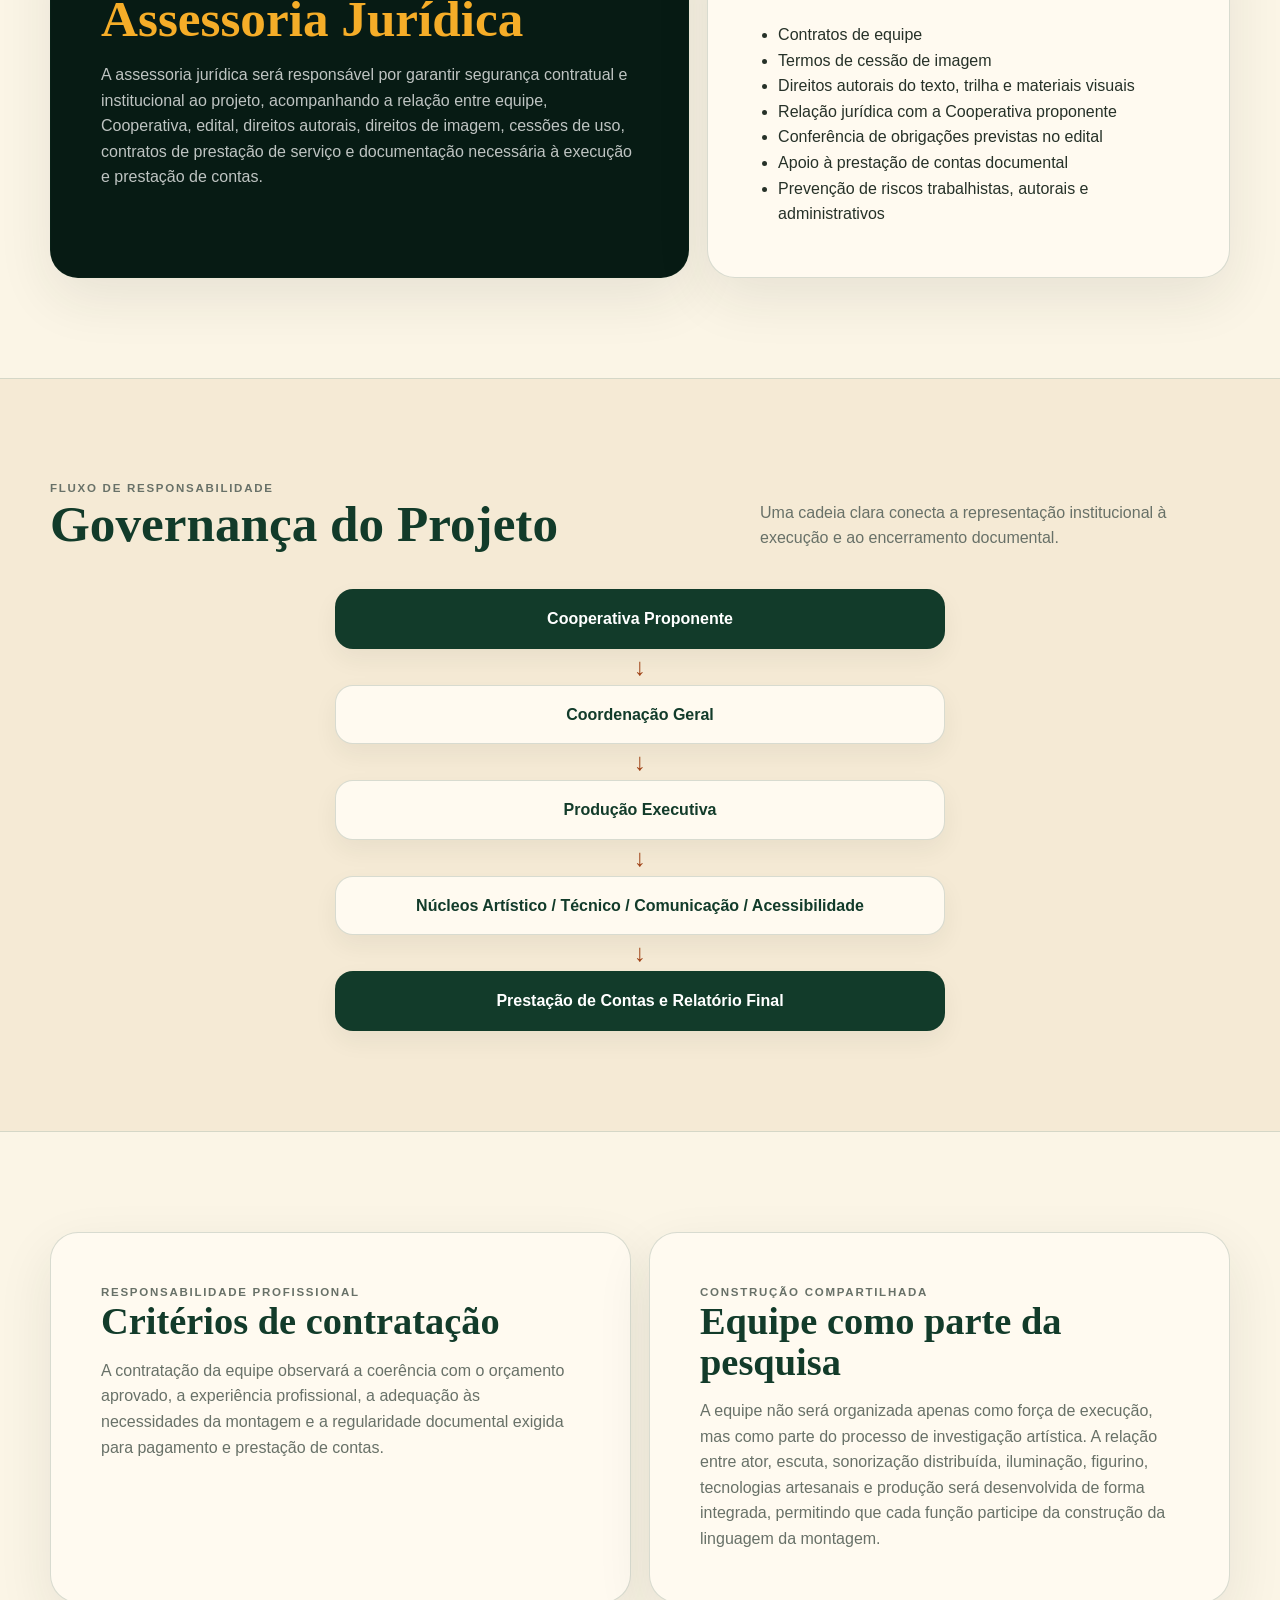
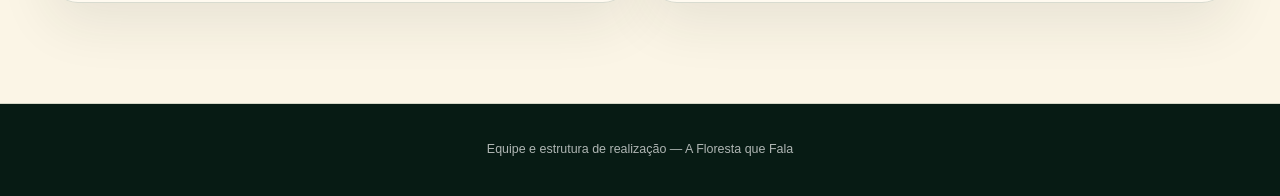
<file: equipe.html>
<!doctype html>
<html lang="pt-BR">
<head>
  <meta charset="utf-8">
  <meta name="viewport" content="width=device-width, initial-scale=1">
  <meta name="theme-color" content="#123b2a">
  <meta name="description" content="Equipe e estrutura de realização do projeto A Floresta que Fala.">
  <title>Equipe — A Floresta que Fala</title>
  <style>
    :root {
      --forest: #123b2a;
      --deep: #071b14;
      --earth: #9f4317;
      --sun: #f5ad28;
      --cream: #f5ead5;
      --paper: #fffaf0;
      --ink: #263128;
      --muted: #687168;
      --line: rgba(18, 59, 42, .16);
      --shadow: 0 20px 55px rgba(31, 48, 34, .09);
    }

    * { box-sizing: border-box; }
    html { scroll-behavior: smooth; }
    body {
      margin: 0;
      color: var(--ink);
      font-family: Arial, Helvetica, sans-serif;
      line-height: 1.6;
      background:
        radial-gradient(circle at 8% 9%, rgba(245, 173, 40, .16), transparent 27rem),
        radial-gradient(circle at 92% 42%, rgba(18, 59, 42, .09), transparent 34rem),
        var(--cream);
    }

    a { color: inherit; }
    button { font: inherit; }
    .shell { width: min(1180px, calc(100% - 40px)); margin-inline: auto; }
    .eyebrow {
      margin: 0 0 10px;
      color: var(--earth);
      font-size: .72rem;
      font-weight: 800;
      letter-spacing: .15em;
      text-transform: uppercase;
    }
    h1, h2, h3 { font-family: Georgia, "Times New Roman", serif; }
    h2 { margin: 0; color: var(--forest); font-size: clamp(2rem, 4vw, 3.5rem); line-height: 1.05; }

    .site-header {
      position: relative;
      z-index: 5;
      padding: 20px 0;
      border-bottom: 1px solid var(--line);
      background: rgba(255, 250, 240, .82);
      backdrop-filter: blur(12px);
    }
    .header-row { display: flex; align-items: center; justify-content: space-between; gap: 24px; }
    .brand { color: var(--forest); font: 700 1.05rem Georgia, serif; text-decoration: none; white-space: nowrap; }
    .header-title { display: block; color: var(--earth); font: 700 .67rem Arial, sans-serif; letter-spacing: .13em; text-transform: uppercase; }
    nav { display: flex; flex-wrap: wrap; justify-content: flex-end; gap: 5px; }
    nav a {
      padding: 7px 9px;
      border-radius: 999px;
      color: var(--forest);
      font-size: .65rem;
      font-weight: 800;
      text-decoration: none;
      text-transform: uppercase;
    }
    nav a:hover, nav a:focus-visible, nav a[aria-current="page"] { color: white; background: var(--forest); outline: none; }

    .hero { padding: clamp(70px, 12vw, 145px) 0 clamp(65px, 10vw, 115px); }
    .hero h1 {
      max-width: 950px;
      margin: 10px 0 24px;
      color: var(--forest);
      font-size: clamp(3.8rem, 10vw, 8rem);
      line-height: .84;
      letter-spacing: -.065em;
    }
    .subtitle { margin: 0 0 34px; color: var(--earth); font: 700 clamp(1.1rem, 2.4vw, 1.65rem) Georgia, serif; }
    .lead { max-width: 810px; margin: 0 0 32px; color: var(--muted); font-size: clamp(1rem, 1.8vw, 1.23rem); }
    .actions { display: flex; flex-wrap: wrap; gap: 10px; }
    .button {
      display: inline-flex;
      min-height: 44px;
      padding: 11px 18px;
      border: 1px solid var(--forest);
      border-radius: 999px;
      align-items: center;
      justify-content: center;
      color: white;
      background: var(--forest);
      font-size: .72rem;
      font-weight: 800;
      letter-spacing: .08em;
      text-decoration: none;
      text-transform: uppercase;
      cursor: pointer;
    }
    .button.secondary { color: var(--forest); background: transparent; }

    section.content { padding: clamp(60px, 9vw, 100px) 0; }
    section.alt { background: rgba(255, 250, 240, .66); border-block: 1px solid var(--line); }
    .section-head { display: grid; grid-template-columns: 1fr minmax(260px, 470px); margin-bottom: 35px; align-items: end; gap: 32px; }
    .section-head p { margin: 0; color: var(--muted); }

    .core-grid { display: grid; grid-template-columns: repeat(4, 1fr); gap: 14px; }
    .core-card {
      min-height: 340px;
      padding: 25px;
      border: 1px solid var(--line);
      border-radius: 25px;
      background: rgba(255, 250, 240, .9);
      box-shadow: var(--shadow);
    }
    .core-card:nth-child(2) { background: #eef0dc; }
    .core-card:nth-child(3) { background: #f8e1c0; }
    .core-card:nth-child(4) { color: white; background: var(--forest); }
    .core-card h3 { margin: 36px 0 16px; font-size: 1.45rem; line-height: 1.1; }
    .core-card ul { margin: 0; padding-left: 18px; font-size: .87rem; }
    .core-card .number { color: var(--earth); font-size: .68rem; font-weight: 800; letter-spacing: .14em; }
    .core-card:nth-child(4) .number { color: var(--sun); }

    .filters { display: flex; margin: 28px 0 18px; flex-wrap: wrap; gap: 8px; }
    .filter {
      padding: 8px 13px;
      border: 1px solid var(--line);
      border-radius: 999px;
      color: var(--forest);
      background: var(--paper);
      font-size: .68rem;
      font-weight: 800;
      text-transform: uppercase;
      cursor: pointer;
    }
    .filter.active { border-color: var(--forest); color: white; background: var(--forest); }
    .table-wrap { overflow-x: auto; border: 1px solid var(--line); border-radius: 22px; background: var(--paper); box-shadow: var(--shadow); }
    table { width: 100%; min-width: 1120px; border-collapse: collapse; font-size: .78rem; }
    th, td { padding: 14px 13px; border-bottom: 1px solid var(--line); text-align: left; vertical-align: top; }
    th { color: var(--forest); background: #ece7d4; font-size: .66rem; letter-spacing: .08em; text-transform: uppercase; }
    tr:last-child td { border-bottom: 0; }
    tbody tr:hover { background: rgba(245, 173, 40, .07); }
    .status {
      display: inline-block;
      padding: 5px 8px;
      border-radius: 999px;
      color: #5c4611;
      background: #f8df9e;
      font-size: .62rem;
      font-weight: 800;
      white-space: nowrap;
    }
    .status.confirmado, .status.aprovado { color: #fff; background: #39704d; }
    .status.contratar { color: #702e18; background: #f2c4ad; }
    .status.negociacao, .status.desenvolvimento { color: #433e6f; background: #d8d4ef; }
    tr[hidden] { display: none; }

    .legal-grid { display: grid; grid-template-columns: 1.1fr .9fr; gap: 18px; }
    .legal-copy, .legal-list, .text-card {
      padding: clamp(26px, 5vw, 50px);
      border: 1px solid var(--line);
      border-radius: 28px;
      background: var(--paper);
      box-shadow: var(--shadow);
    }
    .legal-copy { color: white; background: var(--deep); }
    .legal-copy h2 { color: var(--sun); }
    .legal-copy p { color: rgba(255, 255, 255, .74); }
    .legal-list h3 { margin-top: 0; color: var(--forest); font-size: 1.4rem; }
    .legal-list ul { margin: 0; padding-left: 20px; }

    .governance {
      display: flex;
      max-width: 760px;
      margin: 38px auto 0;
      flex-direction: column;
      align-items: center;
    }
    .gov-node {
      width: min(100%, 610px);
      padding: 16px 22px;
      border: 1px solid var(--line);
      border-radius: 18px;
      color: var(--forest);
      background: var(--paper);
      box-shadow: 0 10px 25px rgba(31, 48, 34, .06);
      text-align: center;
      font-weight: 800;
    }
    .gov-node.primary { color: white; background: var(--forest); }
    .gov-arrow { height: 36px; color: var(--earth); font-size: 1.5rem; line-height: 36px; }
    .duo { display: grid; grid-template-columns: 1fr 1fr; gap: 18px; }
    .text-card h2 { font-size: clamp(1.8rem, 3vw, 2.5rem); }
    .text-card p { margin-bottom: 0; color: var(--muted); }

    footer { padding: 36px 20px; color: rgba(255, 255, 255, .68); background: var(--deep); text-align: center; font-size: .78rem; }

    @media (max-width: 950px) {
      .header-row, .section-head { display: block; }
      nav { margin-top: 18px; justify-content: flex-start; }
      .section-head p { margin-top: 14px; }
      .core-grid { grid-template-columns: repeat(2, 1fr); }
      .legal-grid { grid-template-columns: 1fr; }
    }
    @media (max-width: 620px) {
      .shell { width: min(100% - 28px, 1180px); }
      .site-header { padding-top: 15px; }
      nav { flex-wrap: nowrap; margin-inline: -14px; padding: 0 14px 5px; overflow-x: auto; justify-content: flex-start; }
      nav a { flex: 0 0 auto; }
      .hero h1 { font-size: clamp(3.4rem, 22vw, 5.6rem); }
      .core-grid, .duo { grid-template-columns: 1fr; }
      .core-card { min-height: 0; }
      .filters { flex-wrap: nowrap; overflow-x: auto; padding-bottom: 5px; }
      .filter { flex: 0 0 auto; }
    }
    @media (prefers-reduced-motion: reduce) { * { scroll-behavior: auto !important; } }
    @media print {
      body { background: white; font-size: 10pt; }
      .site-header, .actions, .filters { display: none !important; }
      .shell { width: 100%; }
      .hero, section.content { padding: 25px 0; }
      .hero h1 { font-size: 48pt; }
      .core-grid { grid-template-columns: repeat(2, 1fr); }
      .core-card, .legal-copy, .legal-list, .text-card, .table-wrap { box-shadow: none; break-inside: avoid; }
      .legal-copy { color: var(--ink); background: white; }
      .legal-copy h2 { color: var(--forest); }
      .legal-copy p { color: var(--ink); }
      .table-wrap { overflow: visible; }
      table { min-width: 0; font-size: 7pt; }
      th, td { padding: 6px 4px; }
      tr[hidden] { display: table-row; }
      footer { color: var(--ink); background: white; }
    }
  </style>
</head>
<body>
  <header class="site-header">
    <div class="shell header-row">
      <a class="brand" href="index.html">A Floresta que Fala <span class="header-title">Equipe</span></a>
      <nav aria-label="Navegação principal">
        <a href="index.html">Início</a>
        <a href="apresentacao.html">Apresentação</a>
        <a href="dramaturgia.html">Dramaturgia</a>
        <a href="sonorizacao.html">Sonorização</a>
        <a href="equipe.html" aria-current="page">Equipe</a>
        <a href="orcamento.html">Orçamento</a>
        <a href="cronograma.html">Cronograma</a>
        <a href="edital.html">Edital</a>
      </nav>
    </div>
  </header>

  <main>
    <section class="hero shell">
      <p class="eyebrow">Estrutura de realização</p>
      <h1>Equipe</h1>
      <p class="subtitle">Criação, produção, gestão e assessoria jurídica</p>
      <p class="lead">A Floresta que Fala será realizada por uma equipe multidisciplinar que reúne criação teatral, pesquisa sonora, produção executiva, confecção, acessibilidade, comunicação, administração e assessoria jurídica.</p>
      <div class="actions">
        <a class="button" href="#estrutura">Ver composição da equipe</a>
        <button class="button secondary" type="button" id="print-button">Imprimir / Exportar PDF</button>
      </div>
    </section>

    <section class="content alt" id="estrutura">
      <div class="shell">
        <div class="section-head">
          <div><p class="eyebrow">Organização multidisciplinar</p><h2>Estrutura da Equipe</h2></div>
          <p>Quatro núcleos complementares articulam criação, operação, produção e segurança institucional.</p>
        </div>
        <div class="core-grid">
          <article class="core-card"><span class="number">01 — CRIAÇÃO</span><h3>Núcleo Artístico</h3><ul><li>Dramaturgia</li><li>Direção</li><li>Elenco</li><li>Direção musical / sonoplastia</li><li>Iluminação</li><li>Cenografia</li><li>Figurino</li><li>Maquiagem</li></ul></article>
          <article class="core-card"><span class="number">02 — OPERAÇÃO</span><h3>Núcleo Técnico</h3><ul><li>Paisagem sonora distribuída</li><li>Tecnologias artesanais aplicadas à cena</li><li>Operação de som</li><li>Operação de luz</li><li>Registro audiovisual</li><li>Montagem e desmontagem</li></ul></article>
          <article class="core-card"><span class="number">03 — REALIZAÇÃO</span><h3>Núcleo de Produção</h3><ul><li>Produção executiva</li><li>Assistência de produção</li><li>Logística</li><li>Comunicação e divulgação</li><li>Organização de materiais e acervo</li></ul></article>
          <article class="core-card"><span class="number">04 — GOVERNANÇA</span><h3>Núcleo de Gestão</h3><ul><li>Cooperativa proponente</li><li>Administração</li><li>Prestação de contas</li><li>Assessoria jurídica</li><li>Contratos</li><li>Direitos autorais e de imagem</li></ul></article>
        </div>
      </div>
    </section>

    <section class="content shell" id="funcoes">
      <div class="section-head">
        <div><p class="eyebrow">Quadro editável</p><h2>Funções e Atribuições</h2></div>
        <p>Os filtros organizam a leitura por núcleo. Na impressão, todas as funções são exibidas.</p>
      </div>
      <div class="filters" role="group" aria-label="Filtrar funções por núcleo">
        <button class="filter active" type="button" data-filter="todos" aria-pressed="true">Todos</button>
        <button class="filter" type="button" data-filter="artistico" aria-pressed="false">Artístico</button>
        <button class="filter" type="button" data-filter="tecnico" aria-pressed="false">Técnico</button>
        <button class="filter" type="button" data-filter="producao" aria-pressed="false">Produção</button>
        <button class="filter" type="button" data-filter="gestao" aria-pressed="false">Gestão</button>
        <button class="filter" type="button" data-filter="juridico" aria-pressed="false">Jurídico</button>
      </div>
      <div class="table-wrap" tabindex="0" aria-label="Tabela de funções; role horizontalmente em telas pequenas">
        <table>
          <thead><tr><th>Núcleo</th><th>Função</th><th>Profissional</th><th>Atribuições</th><th>Período</th><th>Status</th></tr></thead>
          <tbody>
            <tr data-core="artistico"><td>Artístico</td><td>Dramaturgia</td><td>Caio Rodrigues</td><td>Desenvolvimento do roteiro, pesquisa dramatúrgica, indicações de escuta, corpo, som e tecnologias artesanais</td><td>Pesquisa e criação</td><td><span class="status confirmado">Confirmado</span></td></tr>
            <tr data-core="artistico"><td>Artístico</td><td>Direção Teatral</td><td>Caio Rodrigues</td><td>Concepção artística, direção de elenco, integração entre atuação, luz, som e cenografia</td><td>Ensaios e montagem</td><td><span class="status confirmado">Confirmado</span></td></tr>
            <tr data-core="artistico"><td>Artístico</td><td>Elenco — Heitor</td><td>A definir</td><td>Interpretação do protagonista e desenvolvimento corporal da escuta</td><td>Ensaios e temporada</td><td><span class="status contratar">A contratar</span></td></tr>
            <tr data-core="artistico"><td>Artístico</td><td>Elenco — Gaston</td><td>A definir</td><td>Interpretação corporal do cão-guia, relação com Heitor e voz interior percebida pelo público</td><td>Ensaios e temporada</td><td><span class="status contratar">A contratar</span></td></tr>
            <tr data-core="artistico"><td>Artístico</td><td>Personagens da Floresta</td><td>A definir</td><td>Construção de vozes, corpos e presenças da floresta</td><td>Ensaios e temporada</td><td><span class="status contratar">A contratar</span></td></tr>
            <tr data-core="tecnico"><td>Técnico</td><td>Paisagem Sonora Distribuída</td><td>Caio Rodrigues / equipe</td><td>Pesquisa, composição, espacialização sonora, montagem e operação do sistema</td><td>Pesquisa, ensaios e temporada</td><td><span class="status desenvolvimento">Em desenvolvimento</span></td></tr>
            <tr data-core="tecnico"><td>Técnico</td><td>Tecnologias Artesanais</td><td>Caio Rodrigues / equipe</td><td>Arduino, motores de passo, pequenos mecanismos cinéticos e integração com a cena</td><td>Laboratório e montagem</td><td><span class="status desenvolvimento">Em desenvolvimento</span></td></tr>
            <tr data-core="artistico"><td>Figurino</td><td>Produção e Manutenção de Figurino</td><td>Lucimar</td><td>Confecção, ajustes, conservação, passadoria e manutenção durante temporada</td><td>Criação e temporada</td><td><span class="status">Previsto</span></td></tr>
            <tr data-core="artistico"><td>Artístico</td><td>Maquiagem</td><td>A definir</td><td>Caracterização dos personagens, ensaios gerais e apresentações</td><td>Montagem e temporada</td><td><span class="status contratar">A contratar</span></td></tr>
            <tr data-core="tecnico"><td>Técnico</td><td>Iluminação</td><td>A definir</td><td>Desenho de luz, programação e operação</td><td>Ensaios técnicos e temporada</td><td><span class="status contratar">A contratar</span></td></tr>
            <tr data-core="producao"><td>Produção</td><td>Produção Executiva</td><td>A definir</td><td>Cronograma, contratações, fornecedores, comunicação entre equipe e Cooperativa</td><td>Todo o projeto</td><td><span class="status contratar">A contratar</span></td></tr>
            <tr data-core="producao"><td>Produção</td><td>Assistência de Produção</td><td>A definir</td><td>Apoio logístico, montagem, desmontagem, organização de materiais e temporada</td><td>Produção e temporada</td><td><span class="status contratar">A contratar</span></td></tr>
            <tr data-core="producao"><td>Comunicação</td><td>Comunicação e Divulgação</td><td>A definir</td><td>Identidade visual, redes, peças gráficas, releases e apoio de mídia</td><td>Pré-produção e temporada</td><td><span class="status contratar">A contratar</span></td></tr>
            <tr data-core="producao"><td>Registro</td><td>Registro Audiovisual</td><td>A definir</td><td>Fotografia e vídeo para documentação, divulgação e prestação de contas</td><td>Ensaios e temporada</td><td><span class="status contratar">A contratar</span></td></tr>
            <tr data-core="producao"><td>Acessibilidade</td><td>Libras e Audiodescrição</td><td>A definir</td><td>Recursos acessíveis, apoio à comunicação inclusiva e adequações</td><td>Temporada</td><td><span class="status contratar">A contratar</span></td></tr>
            <tr data-core="gestao"><td>Gestão</td><td>Administração / Prestação de Contas</td><td>João</td><td>Controle financeiro, documentação, organização de comprovantes e apoio administrativo</td><td>Todo o projeto</td><td><span class="status">Previsto</span></td></tr>
            <tr data-core="juridico"><td>Jurídico</td><td>Assessoria Jurídica</td><td>Fernando</td><td>Contratos, direitos autorais, direitos de imagem, relação com a Cooperativa e acompanhamento jurídico</td><td>Todo o projeto</td><td><span class="status negociacao">Em negociação</span></td></tr>
            <tr data-core="gestao"><td>Institucional</td><td>Cooperativa Proponente</td><td>Cooperativa dos Empreendedores de Belo Horizonte</td><td>Proponente jurídica, gestão institucional, recebimento de recursos e acompanhamento administrativo</td><td>Todo o projeto</td><td><span class="status aprovado">Aprovado</span></td></tr>
          </tbody>
        </table>
      </div>
    </section>

    <section class="content alt" id="juridico">
      <div class="shell legal-grid">
        <article class="legal-copy"><p class="eyebrow">Segurança institucional</p><h2>Assessoria Jurídica</h2><p>A assessoria jurídica será responsável por garantir segurança contratual e institucional ao projeto, acompanhando a relação entre equipe, Cooperativa, edital, direitos autorais, direitos de imagem, cessões de uso, contratos de prestação de serviço e documentação necessária à execução e prestação de contas.</p></article>
        <article class="legal-list"><h3>Pauta para assessoria</h3><ul><li>Contratos de equipe</li><li>Termos de cessão de imagem</li><li>Direitos autorais do texto, trilha e materiais visuais</li><li>Relação jurídica com a Cooperativa proponente</li><li>Conferência de obrigações previstas no edital</li><li>Apoio à prestação de contas documental</li><li>Prevenção de riscos trabalhistas, autorais e administrativos</li></ul></article>
      </div>
    </section>

    <section class="content shell" id="governanca">
      <div class="section-head"><div><p class="eyebrow">Fluxo de responsabilidade</p><h2>Governança do Projeto</h2></div><p>Uma cadeia clara conecta a representação institucional à execução e ao encerramento documental.</p></div>
      <div class="governance" aria-label="Diagrama de governança">
        <div class="gov-node primary">Cooperativa Proponente</div><div class="gov-arrow" aria-hidden="true">↓</div>
        <div class="gov-node">Coordenação Geral</div><div class="gov-arrow" aria-hidden="true">↓</div>
        <div class="gov-node">Produção Executiva</div><div class="gov-arrow" aria-hidden="true">↓</div>
        <div class="gov-node">Núcleos Artístico / Técnico / Comunicação / Acessibilidade</div><div class="gov-arrow" aria-hidden="true">↓</div>
        <div class="gov-node primary">Prestação de Contas e Relatório Final</div>
      </div>
    </section>

    <section class="content alt">
      <div class="shell duo">
        <article class="text-card"><p class="eyebrow">Responsabilidade profissional</p><h2>Critérios de contratação</h2><p>A contratação da equipe observará a coerência com o orçamento aprovado, a experiência profissional, a adequação às necessidades da montagem e a regularidade documental exigida para pagamento e prestação de contas.</p></article>
        <article class="text-card"><p class="eyebrow">Construção compartilhada</p><h2>Equipe como parte da pesquisa</h2><p>A equipe não será organizada apenas como força de execução, mas como parte do processo de investigação artística. A relação entre ator, escuta, sonorização distribuída, iluminação, figurino, tecnologias artesanais e produção será desenvolvida de forma integrada, permitindo que cada função participe da construção da linguagem da montagem.</p></article>
      </div>
    </section>
  </main>

  <footer>Equipe e estrutura de realização — A Floresta que Fala</footer>

  <script>
    // Filtros da tabela: cada linha declara seu núcleo em data-core.
    const filters = [...document.querySelectorAll(".filter")];
    const rows = [...document.querySelectorAll("tbody tr[data-core]")];

    filters.forEach(button => button.addEventListener("click", () => {
      const selected = button.dataset.filter;
      filters.forEach(item => {
        const active = item === button;
        item.classList.toggle("active", active);
        item.setAttribute("aria-pressed", String(active));
      });
      rows.forEach(row => {
        row.hidden = selected !== "todos" && row.dataset.core !== selected;
      });
    }));

    document.querySelector("#print-button").addEventListener("click", () => window.print());
  </script>
</body>
</html>
</file>
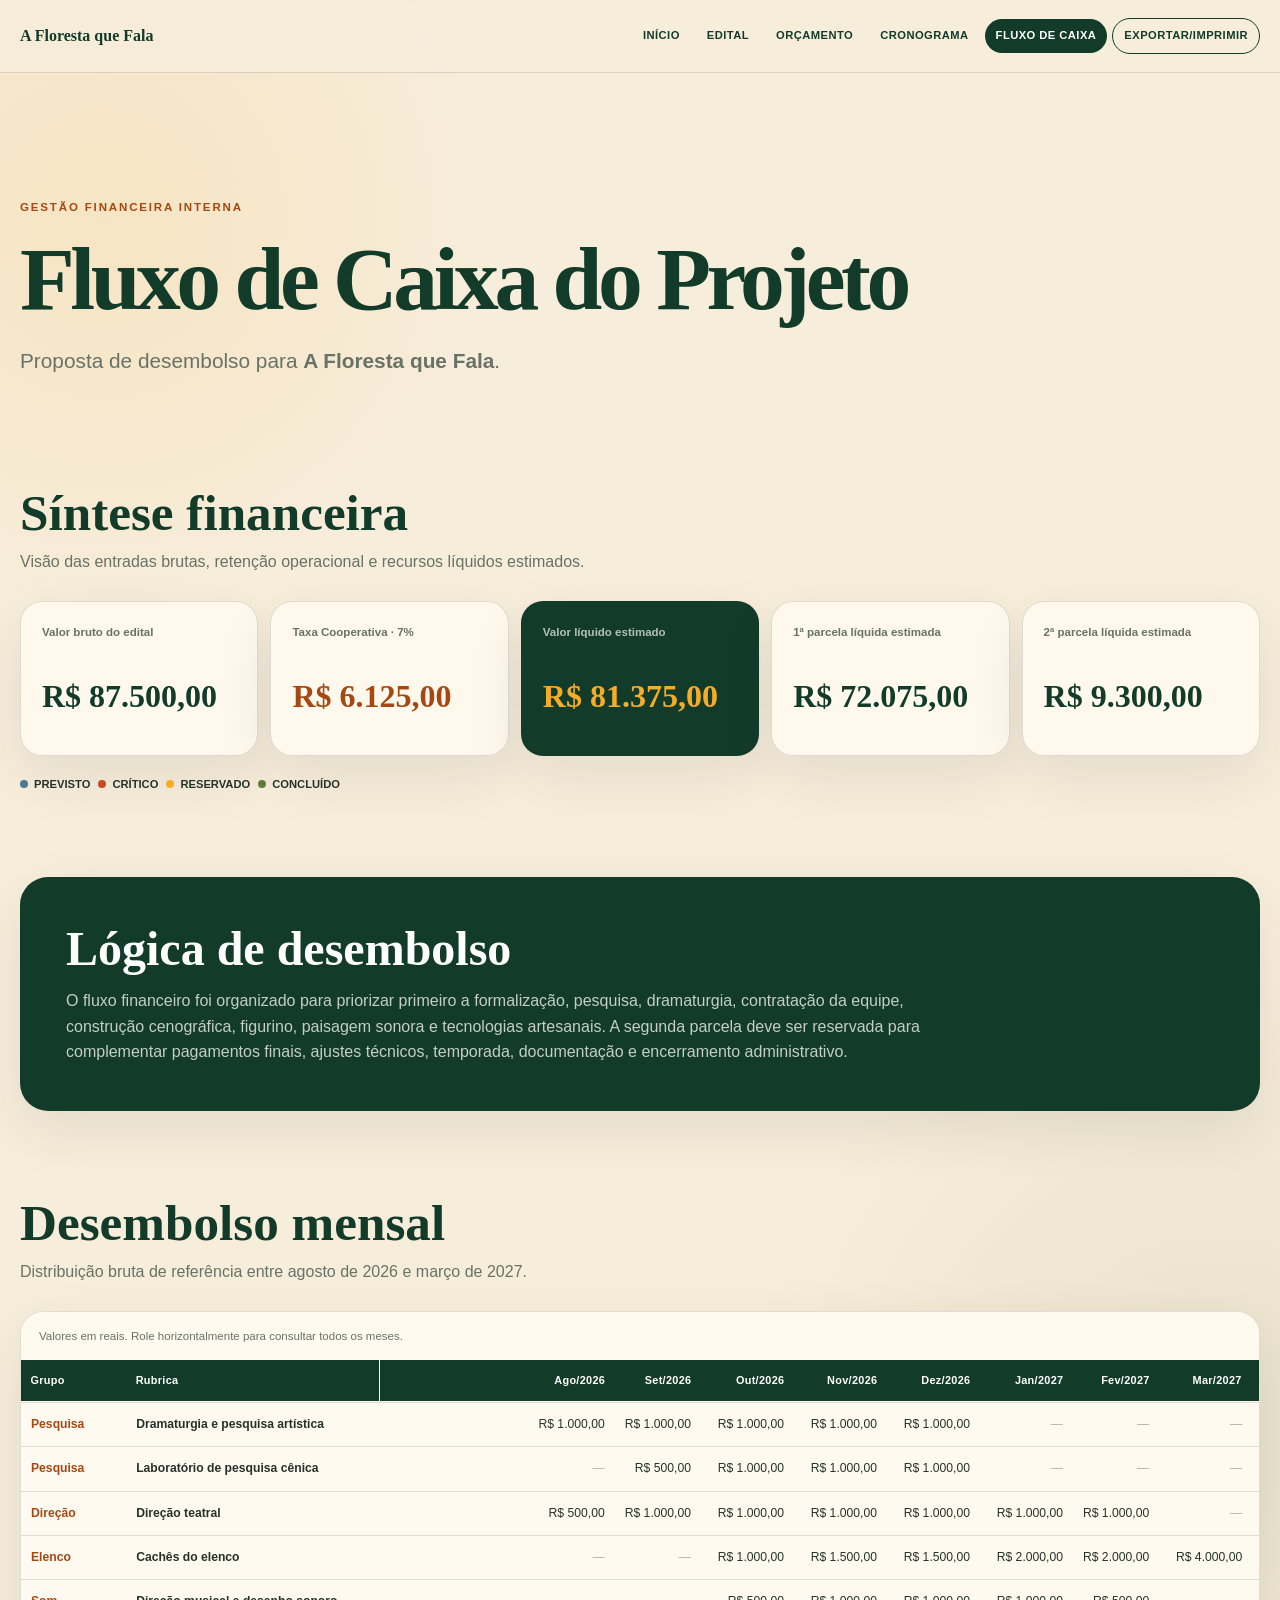
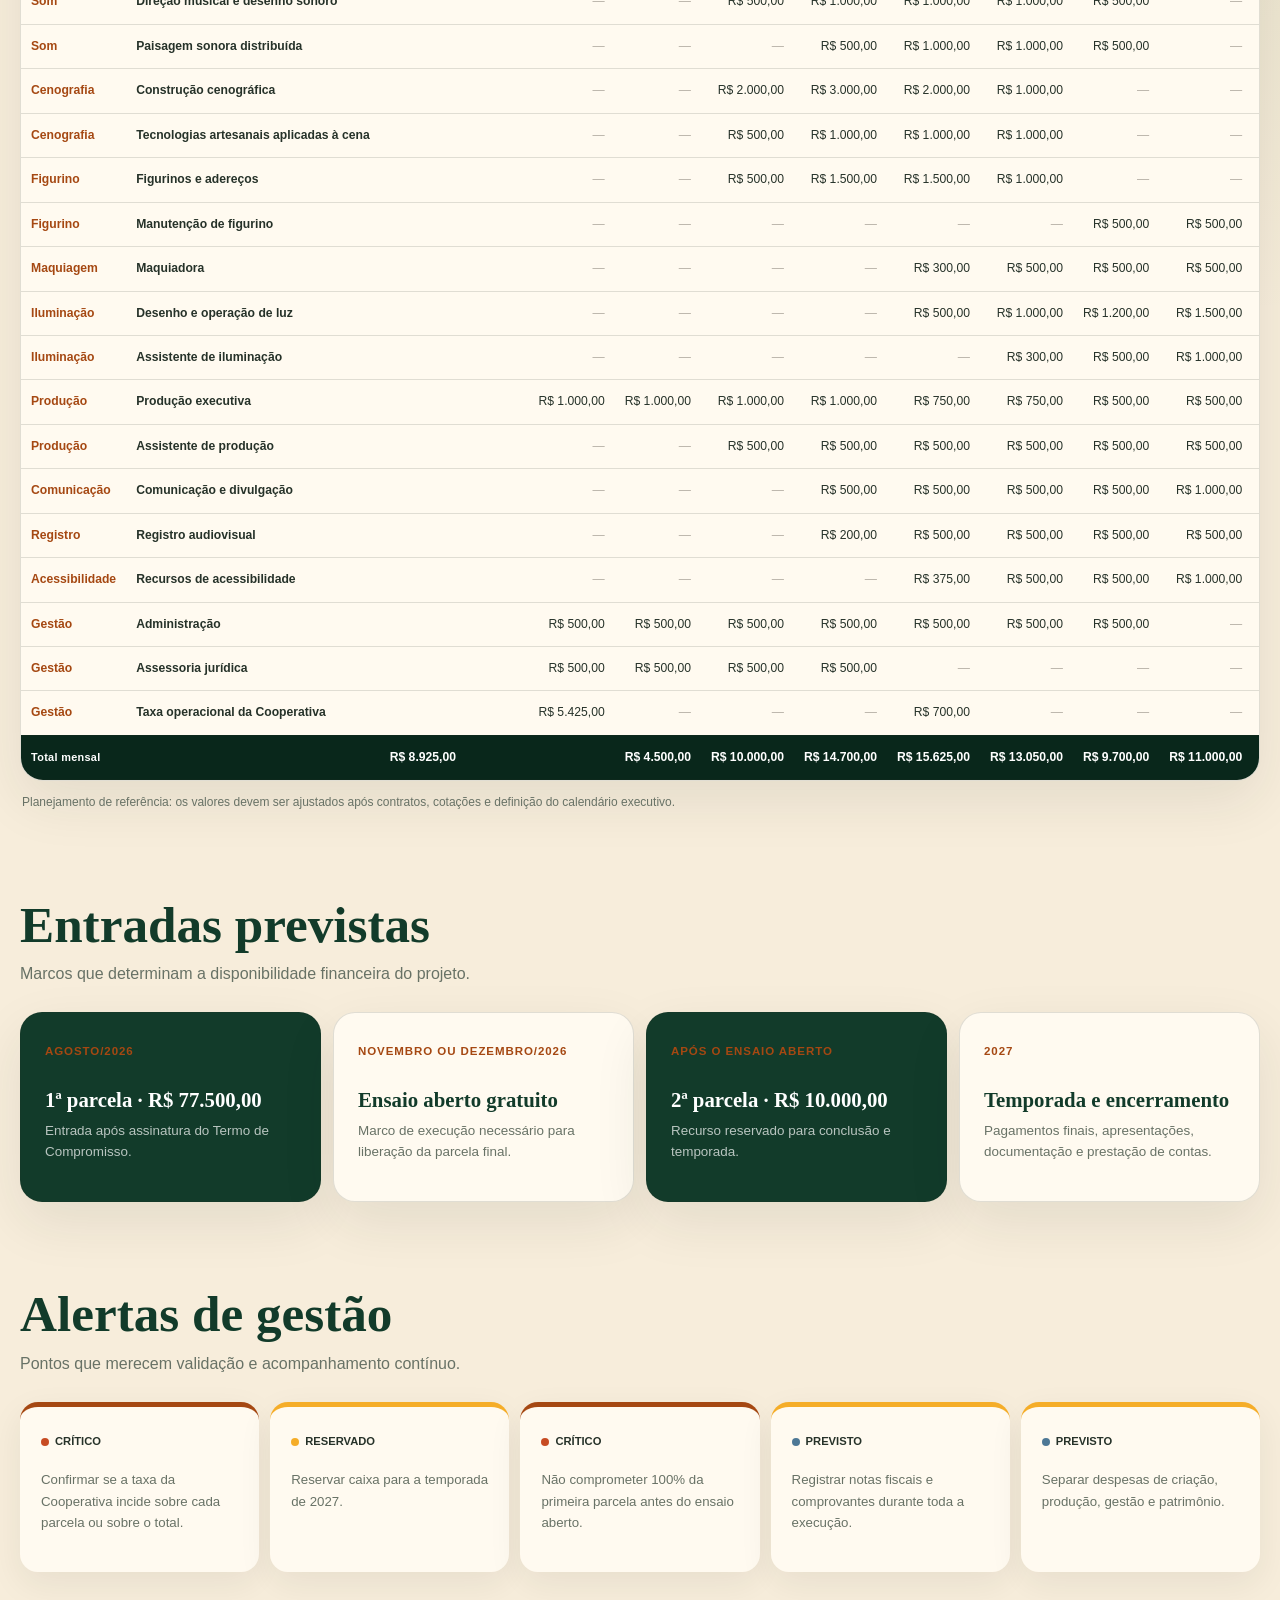
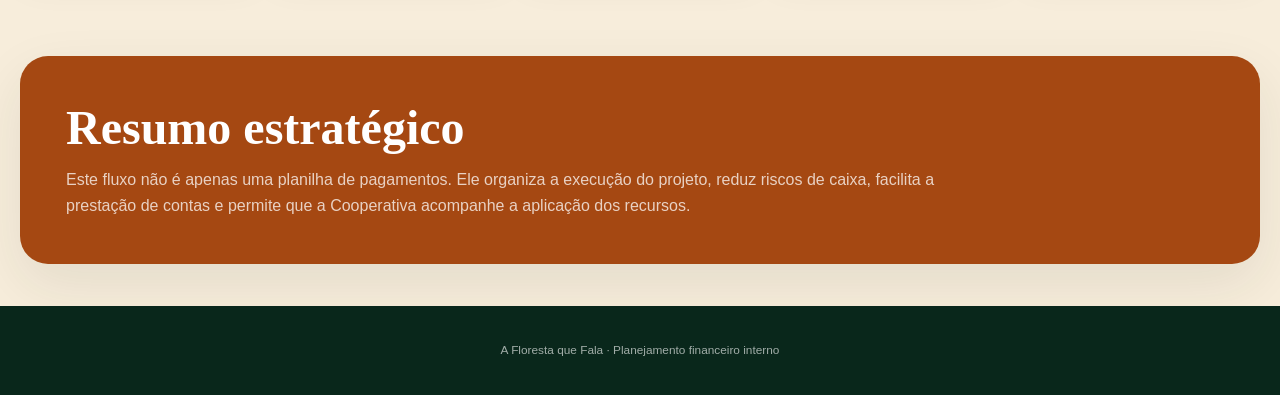
<file: fluxo_caixa.html>
<!doctype html>
<html lang="pt-BR">
<head>
  <meta charset="utf-8">
  <meta name="viewport" content="width=device-width, initial-scale=1">
  <meta name="theme-color" content="#123b2a">
  <meta name="description" content="Proposta de desembolso e gestão financeira do projeto A Floresta que Fala.">
  <title>Fluxo de Caixa — A Floresta que Fala</title>
  <style>
    :root {
      --forest: #123b2a;
      --deep: #09271b;
      --leaf: #647a3a;
      --earth: #a54812;
      --sun: #f5ad28;
      --cream: #f7eddb;
      --paper: #fffaf0;
      --ink: #263229;
      --muted: #687266;
      --line: rgba(35,48,38,.14);
      --shadow: 0 20px 55px rgba(29,45,31,.09);
    }

    * { box-sizing: border-box; }
    html { scroll-behavior: smooth; }
    body {
      margin: 0;
      color: var(--ink);
      font-family: "Segoe UI", Arial, sans-serif;
      line-height: 1.6;
      background:
        radial-gradient(circle at 8% 6%, rgba(245,173,40,.14), transparent 25rem),
        radial-gradient(circle at 95% 40%, rgba(100,122,58,.1), transparent 30rem),
        var(--cream);
    }
    a { color: inherit; }
    button { font: inherit; }
    .wrap { width: min(1240px, calc(100% - 40px)); margin-inline: auto; }

    .site-header {
      position: sticky;
      top: 0;
      z-index: 30;
      border-bottom: 1px solid var(--line);
      background: rgba(247,237,219,.9);
      backdrop-filter: blur(14px);
    }
    .nav { display: flex; min-height: 72px; align-items: center; justify-content: space-between; gap: 24px; }
    .brand { color: var(--forest); font: 700 1rem Georgia, serif; text-decoration: none; }
    .nav-links { display: flex; gap: 5px; align-items: center; flex-wrap: wrap; justify-content: flex-end; }
    .nav-links a, .print-button {
      padding: 8px 11px;
      border: 0;
      border-radius: 999px;
      color: var(--forest);
      background: transparent;
      text-decoration: none;
      font-size: .7rem;
      font-weight: 800;
      letter-spacing: .04em;
      text-transform: uppercase;
      cursor: pointer;
    }
    .nav-links a[aria-current="page"] { color: #fff; background: var(--forest); }
    .print-button { border: 1px solid var(--forest); }
    .nav-links a:hover, .print-button:hover { background: rgba(18,59,42,.1); }

    .hero { padding: clamp(70px, 10vw, 120px) 0 65px; }
    .eyebrow { color: var(--earth); font-size: .72rem; font-weight: 800; letter-spacing: .16em; text-transform: uppercase; }
    h1, h2, h3 { font-family: Georgia, serif; line-height: 1.08; }
    h1 { margin: 12px 0 17px; color: var(--forest); font-size: clamp(3rem, 7vw, 6.5rem); letter-spacing: -.05em; }
    .lead { max-width: 700px; margin: 0; color: var(--muted); font-size: clamp(1.05rem, 2vw, 1.3rem); }

    section { padding: 42px 0; }
    .section-head { max-width: 760px; margin-bottom: 26px; }
    .section-head h2 { margin: 0 0 9px; color: var(--forest); font-size: clamp(2rem, 4vw, 3.3rem); }
    .section-head p { margin: 0; color: var(--muted); }

    .summary-grid { display: grid; grid-template-columns: repeat(5, minmax(0, 1fr)); gap: 12px; }
    .metric {
      min-height: 155px;
      padding: 21px;
      border: 1px solid var(--line);
      border-radius: 22px;
      background: rgba(255,250,240,.88);
      box-shadow: var(--shadow);
    }
    .metric small { display: block; min-height: 42px; color: var(--muted); font-size: .72rem; font-weight: 700; }
    .metric strong { display: block; margin-top: 15px; color: var(--forest); font: 700 clamp(1.35rem, 2.5vw, 2rem)/1 Georgia, serif; }
    .metric.highlight { color: #fff; background: var(--forest); }
    .metric.highlight small { color: rgba(255,255,255,.68); }
    .metric.highlight strong { color: var(--sun); }
    .metric.outflow strong { color: var(--earth); }

    .status-key { display: flex; gap: 8px; margin-top: 20px; flex-wrap: wrap; }
    .status { display: inline-flex; gap: 6px; align-items: center; font-size: .7rem; font-weight: 800; text-transform: uppercase; }
    .status::before { content: ""; width: 8px; height: 8px; border-radius: 50%; background: #888; }
    .status.planned::before { background: #4d7895; }
    .status.critical::before { background: #c74b22; }
    .status.reserved::before { background: var(--sun); }
    .status.done::before { background: var(--leaf); }

    .logic-card, .strategic {
      padding: clamp(25px, 5vw, 46px);
      border-radius: 28px;
      color: #fff;
      background: var(--forest);
      box-shadow: var(--shadow);
    }
    .logic-card h2, .strategic h2 { margin: 0 0 13px; color: #fff; font-size: clamp(1.8rem, 4vw, 3rem); }
    .logic-card p, .strategic p { max-width: 920px; margin: 0; color: rgba(255,255,255,.75); }

    .table-shell {
      overflow-x: auto;
      border: 1px solid var(--line);
      border-radius: 23px;
      background: var(--paper);
      box-shadow: var(--shadow);
      scrollbar-color: var(--leaf) #eadfc9;
    }
    table { width: 100%; min-width: 1250px; border-collapse: collapse; font-size: .76rem; }
    caption { padding: 15px 18px; color: var(--muted); text-align: left; font-size: .72rem; }
    th, td { padding: 12px 10px; border-bottom: 1px solid var(--line); text-align: right; white-space: nowrap; }
    th { position: sticky; top: 0; z-index: 2; color: #fff; background: var(--forest); font-size: .68rem; letter-spacing: .03em; }
    th:first-child, th:nth-child(2), td:first-child, td:nth-child(2) { text-align: left; }
    td:first-child { color: var(--earth); font-weight: 800; }
    td:nth-child(2) { min-width: 235px; font-weight: 600; }
    tbody tr:hover { background: #f7ecd7; }
    tbody td[data-value="0"] { color: #b5afa4; }
    tfoot th, tfoot td { position: static; color: #fff; background: var(--deep); font-weight: 800; }
    .table-note { margin: 12px 2px 0; color: var(--muted); font-size: .75rem; }

    .cash-timeline { position: relative; display: grid; grid-template-columns: repeat(4, 1fr); gap: 12px; }
    .cash-event {
      position: relative;
      min-height: 190px;
      padding: 24px;
      border: 1px solid var(--line);
      border-radius: 22px;
      background: var(--paper);
      box-shadow: var(--shadow);
    }
    .cash-event time { color: var(--earth); font-size: .72rem; font-weight: 900; letter-spacing: .08em; text-transform: uppercase; }
    .cash-event strong { display: block; margin: 25px 0 8px; color: var(--forest); font: 700 1.3rem/1.15 Georgia, serif; }
    .cash-event p { margin: 0; color: var(--muted); font-size: .84rem; }
    .cash-event.income { color: #fff; background: var(--forest); }
    .cash-event.income strong, .cash-event.income p { color: #fff; }
    .cash-event.income p { opacity: .7; }

    .alerts { display: grid; grid-template-columns: repeat(5, minmax(0, 1fr)); gap: 11px; }
    .alert {
      min-height: 170px;
      padding: 21px;
      border-top: 5px solid var(--sun);
      border-radius: 18px;
      background: var(--paper);
      box-shadow: 0 12px 35px rgba(29,45,31,.07);
    }
    .alert:nth-child(1), .alert:nth-child(3) { border-color: var(--earth); }
    .alert .status { margin-bottom: 18px; }
    .alert p { margin: 0; color: var(--muted); font-size: .83rem; }
    .strategic { background: var(--earth); }

    footer { padding: 35px 20px; color: rgba(255,255,255,.62); background: var(--deep); text-align: center; font-size: .74rem; }

    @media (max-width: 1000px) {
      .summary-grid { grid-template-columns: repeat(3, 1fr); }
      .cash-timeline { grid-template-columns: repeat(2, 1fr); }
      .alerts { grid-template-columns: repeat(3, 1fr); }
    }
    @media (max-width: 700px) {
      .wrap { width: min(100% - 28px, 1240px); }
      .nav { min-height: 64px; }
      .nav-links a { display: none; }
      .nav-links a[aria-current="page"] { display: inline-flex; }
      .summary-grid, .cash-timeline, .alerts { grid-template-columns: 1fr; }
      .metric { min-height: 125px; }
      section { padding: 32px 0; }
    }
    @media print {
      @page { size: landscape; margin: 10mm; }
      body { background: #fff; font-size: 9pt; }
      .site-header, .print-button, footer { display: none !important; }
      .hero { padding: 0 0 18px; }
      section { padding: 14px 0; break-inside: avoid; }
      .wrap { width: 100%; }
      .table-shell { overflow: visible; box-shadow: none; }
      table { min-width: 0; font-size: 6.4pt; }
      th, td { padding: 5px 3px; }
      .metric, .cash-event, .alert { min-height: 0; box-shadow: none; }
    }
  </style>
</head>
<body>
  <header class="site-header">
    <nav class="nav wrap" aria-label="Navegação principal">
      <a class="brand" href="index.html">A Floresta que Fala</a>
      <div class="nav-links">
        <a href="index.html">Início</a>
        <a href="edital.html">Edital</a>
        <a href="orcamento.html">Orçamento</a>
        <a href="cronograma.html">Cronograma</a>
        <a href="fluxo_caixa.html" aria-current="page">Fluxo de Caixa</a>
        <button class="print-button" type="button" onclick="window.print()">Exportar/Imprimir</button>
      </div>
    </nav>
  </header>

  <main>
    <section class="hero wrap">
      <span class="eyebrow">Gestão financeira interna</span>
      <h1>Fluxo de Caixa do Projeto</h1>
      <p class="lead">Proposta de desembolso para <strong>A Floresta que Fala</strong>.</p>
    </section>

    <section class="wrap" aria-labelledby="sintese">
      <div class="section-head">
        <h2 id="sintese">Síntese financeira</h2>
        <p>Visão das entradas brutas, retenção operacional e recursos líquidos estimados.</p>
      </div>
      <div class="summary-grid">
        <article class="metric"><small>Valor bruto do edital</small><strong>R$ 87.500,00</strong></article>
        <article class="metric outflow"><small>Taxa Cooperativa · 7%</small><strong>R$ 6.125,00</strong></article>
        <article class="metric highlight"><small>Valor líquido estimado</small><strong>R$ 81.375,00</strong></article>
        <article class="metric"><small>1ª parcela líquida estimada</small><strong>R$ 72.075,00</strong></article>
        <article class="metric"><small>2ª parcela líquida estimada</small><strong>R$ 9.300,00</strong></article>
      </div>
      <div class="status-key" aria-label="Legenda de status">
        <span class="status planned">Previsto</span>
        <span class="status critical">Crítico</span>
        <span class="status reserved">Reservado</span>
        <span class="status done">Concluído</span>
      </div>
    </section>

    <section class="wrap">
      <div class="logic-card">
        <h2>Lógica de desembolso</h2>
        <p>O fluxo financeiro foi organizado para priorizar primeiro a formalização, pesquisa, dramaturgia, contratação da equipe, construção cenográfica, figurino, paisagem sonora e tecnologias artesanais. A segunda parcela deve ser reservada para complementar pagamentos finais, ajustes técnicos, temporada, documentação e encerramento administrativo.</p>
      </div>
    </section>

    <section class="wrap" aria-labelledby="desembolso">
      <div class="section-head">
        <h2 id="desembolso">Desembolso mensal</h2>
        <p>Distribuição bruta de referência entre agosto de 2026 e março de 2027.</p>
      </div>
      <div class="table-shell" tabindex="0" role="region" aria-label="Tabela de desembolso mensal">
        <table id="cash-table">
          <caption>Valores em reais. Role horizontalmente para consultar todos os meses.</caption>
          <thead>
            <tr><th>Grupo</th><th>Rubrica</th><th>Ago/2026</th><th>Set/2026</th><th>Out/2026</th><th>Nov/2026</th><th>Dez/2026</th><th>Jan/2027</th><th>Fev/2027</th><th>Mar/2027</th><th>Total</th></tr>
          </thead>
          <tbody>
            <tr><td>Pesquisa</td><td>Dramaturgia e pesquisa artística</td><td>1000</td><td>1000</td><td>1000</td><td>1000</td><td>1000</td><td>0</td><td>0</td><td>0</td><td class="row-total"></td></tr>
            <tr><td>Pesquisa</td><td>Laboratório de pesquisa cênica</td><td>0</td><td>500</td><td>1000</td><td>1000</td><td>1000</td><td>0</td><td>0</td><td>0</td><td class="row-total"></td></tr>
            <tr><td>Direção</td><td>Direção teatral</td><td>500</td><td>1000</td><td>1000</td><td>1000</td><td>1000</td><td>1000</td><td>1000</td><td>0</td><td class="row-total"></td></tr>
            <tr><td>Elenco</td><td>Cachês do elenco</td><td>0</td><td>0</td><td>1000</td><td>1500</td><td>1500</td><td>2000</td><td>2000</td><td>4000</td><td class="row-total"></td></tr>
            <tr><td>Som</td><td>Direção musical e desenho sonoro</td><td>0</td><td>0</td><td>500</td><td>1000</td><td>1000</td><td>1000</td><td>500</td><td>0</td><td class="row-total"></td></tr>
            <tr><td>Som</td><td>Paisagem sonora distribuída</td><td>0</td><td>0</td><td>0</td><td>500</td><td>1000</td><td>1000</td><td>500</td><td>0</td><td class="row-total"></td></tr>
            <tr><td>Cenografia</td><td>Construção cenográfica</td><td>0</td><td>0</td><td>2000</td><td>3000</td><td>2000</td><td>1000</td><td>0</td><td>0</td><td class="row-total"></td></tr>
            <tr><td>Cenografia</td><td>Tecnologias artesanais aplicadas à cena</td><td>0</td><td>0</td><td>500</td><td>1000</td><td>1000</td><td>1000</td><td>0</td><td>0</td><td class="row-total"></td></tr>
            <tr><td>Figurino</td><td>Figurinos e adereços</td><td>0</td><td>0</td><td>500</td><td>1500</td><td>1500</td><td>1000</td><td>0</td><td>0</td><td class="row-total"></td></tr>
            <tr><td>Figurino</td><td>Manutenção de figurino</td><td>0</td><td>0</td><td>0</td><td>0</td><td>0</td><td>0</td><td>500</td><td>500</td><td class="row-total"></td></tr>
            <tr><td>Maquiagem</td><td>Maquiadora</td><td>0</td><td>0</td><td>0</td><td>0</td><td>300</td><td>500</td><td>500</td><td>500</td><td class="row-total"></td></tr>
            <tr><td>Iluminação</td><td>Desenho e operação de luz</td><td>0</td><td>0</td><td>0</td><td>0</td><td>500</td><td>1000</td><td>1200</td><td>1500</td><td class="row-total"></td></tr>
            <tr><td>Iluminação</td><td>Assistente de iluminação</td><td>0</td><td>0</td><td>0</td><td>0</td><td>0</td><td>300</td><td>500</td><td>1000</td><td class="row-total"></td></tr>
            <tr><td>Produção</td><td>Produção executiva</td><td>1000</td><td>1000</td><td>1000</td><td>1000</td><td>750</td><td>750</td><td>500</td><td>500</td><td class="row-total"></td></tr>
            <tr><td>Produção</td><td>Assistente de produção</td><td>0</td><td>0</td><td>500</td><td>500</td><td>500</td><td>500</td><td>500</td><td>500</td><td class="row-total"></td></tr>
            <tr><td>Comunicação</td><td>Comunicação e divulgação</td><td>0</td><td>0</td><td>0</td><td>500</td><td>500</td><td>500</td><td>500</td><td>1000</td><td class="row-total"></td></tr>
            <tr><td>Registro</td><td>Registro audiovisual</td><td>0</td><td>0</td><td>0</td><td>200</td><td>500</td><td>500</td><td>500</td><td>500</td><td class="row-total"></td></tr>
            <tr><td>Acessibilidade</td><td>Recursos de acessibilidade</td><td>0</td><td>0</td><td>0</td><td>0</td><td>375</td><td>500</td><td>500</td><td>1000</td><td class="row-total"></td></tr>
            <tr><td>Gestão</td><td>Administração</td><td>500</td><td>500</td><td>500</td><td>500</td><td>500</td><td>500</td><td>500</td><td>0</td><td class="row-total"></td></tr>
            <tr><td>Gestão</td><td>Assessoria jurídica</td><td>500</td><td>500</td><td>500</td><td>500</td><td>0</td><td>0</td><td>0</td><td>0</td><td class="row-total"></td></tr>
            <tr><td>Gestão</td><td>Taxa operacional da Cooperativa</td><td>5425</td><td>0</td><td>0</td><td>0</td><td>700</td><td>0</td><td>0</td><td>0</td><td class="row-total"></td></tr>
          </tbody>
          <tfoot>
            <tr><th colspan="2">Total mensal</th><td></td><td></td><td></td><td></td><td></td><td></td><td></td><td></td><td id="grand-total"></td></tr>
          </tfoot>
        </table>
      </div>
      <p class="table-note">Planejamento de referência: os valores devem ser ajustados após contratos, cotações e definição do calendário executivo.</p>
    </section>

    <section class="wrap">
      <div class="section-head"><h2>Entradas previstas</h2><p>Marcos que determinam a disponibilidade financeira do projeto.</p></div>
      <div class="cash-timeline">
        <article class="cash-event income"><time>Agosto/2026</time><strong>1ª parcela · R$ 77.500,00</strong><p>Entrada após assinatura do Termo de Compromisso.</p></article>
        <article class="cash-event"><time>Novembro ou dezembro/2026</time><strong>Ensaio aberto gratuito</strong><p>Marco de execução necessário para liberação da parcela final.</p></article>
        <article class="cash-event income"><time>Após o ensaio aberto</time><strong>2ª parcela · R$ 10.000,00</strong><p>Recurso reservado para conclusão e temporada.</p></article>
        <article class="cash-event"><time>2027</time><strong>Temporada e encerramento</strong><p>Pagamentos finais, apresentações, documentação e prestação de contas.</p></article>
      </div>
    </section>

    <section class="wrap">
      <div class="section-head"><h2>Alertas de gestão</h2><p>Pontos que merecem validação e acompanhamento contínuo.</p></div>
      <div class="alerts">
        <article class="alert"><span class="status critical">Crítico</span><p>Confirmar se a taxa da Cooperativa incide sobre cada parcela ou sobre o total.</p></article>
        <article class="alert"><span class="status reserved">Reservado</span><p>Reservar caixa para a temporada de 2027.</p></article>
        <article class="alert"><span class="status critical">Crítico</span><p>Não comprometer 100% da primeira parcela antes do ensaio aberto.</p></article>
        <article class="alert"><span class="status planned">Previsto</span><p>Registrar notas fiscais e comprovantes durante toda a execução.</p></article>
        <article class="alert"><span class="status planned">Previsto</span><p>Separar despesas de criação, produção, gestão e patrimônio.</p></article>
      </div>
    </section>

    <section class="wrap">
      <div class="strategic">
        <h2>Resumo estratégico</h2>
        <p>Este fluxo não é apenas uma planilha de pagamentos. Ele organiza a execução do projeto, reduz riscos de caixa, facilita a prestação de contas e permite que a Cooperativa acompanhe a aplicação dos recursos.</p>
      </div>
    </section>
  </main>

  <footer>A Floresta que Fala · Planejamento financeiro interno</footer>

  <script>
    // Formata e totaliza a matriz. Para editar o planejamento, altere os números nas células do tbody.
    const currency = new Intl.NumberFormat("pt-BR", { style: "currency", currency: "BRL" });
    const rows = [...document.querySelectorAll("#cash-table tbody tr")];
    const monthTotals = Array(8).fill(0);
    let grandTotal = 0;

    rows.forEach(row => {
      const monthCells = [...row.cells].slice(2, 10);
      const values = monthCells.map(cell => Number(cell.textContent.trim()) || 0);
      const rowTotal = values.reduce((sum, value) => sum + value, 0);
      values.forEach((value, index) => monthTotals[index] += value);
      grandTotal += rowTotal;

      monthCells.forEach((cell, index) => {
        cell.dataset.value = String(values[index]);
        cell.textContent = values[index] ? currency.format(values[index]) : "—";
      });
      row.querySelector(".row-total").textContent = currency.format(rowTotal);
    });

    const footerCells = [...document.querySelectorAll("#cash-table tfoot td")];
    monthTotals.forEach((total, index) => footerCells[index].textContent = currency.format(total));
    document.querySelector("#grand-total").textContent = currency.format(grandTotal);
  </script>
</body>
</html>
</file>
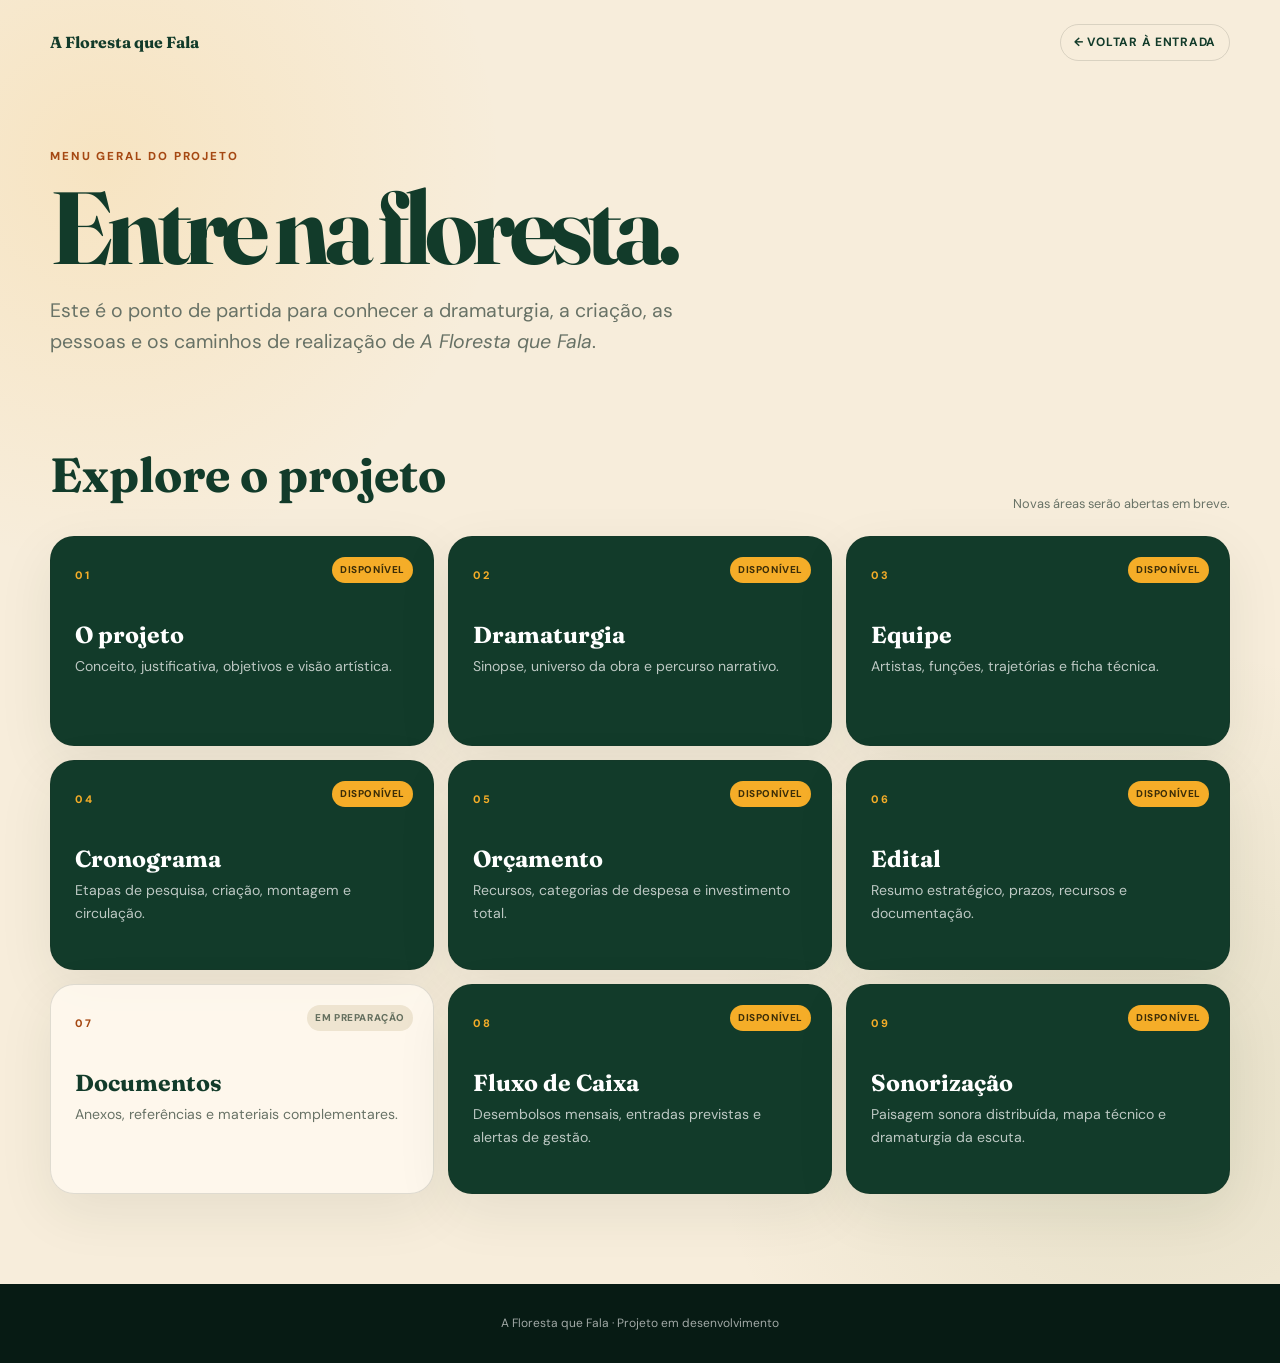
<file: novas_dramaturgias.html>
<!doctype html>
<html lang="pt-BR">
<head>
  <meta charset="utf-8">
  <meta name="viewport" content="width=device-width, initial-scale=1">
  <meta name="theme-color" content="#102b20">
  <title>Projeto — A Floresta que Fala</title>
  <style>
    @import url("https://fonts.googleapis.com/css2?family=DM+Sans:wght@400;500;600;700&family=Fraunces:opsz,wght@9..144,600;9..144,700&display=swap");

    :root {
      --forest: #123b2a;
      --deep: #071b14;
      --leaf: #637936;
      --earth: #a54812;
      --sun: #f5ad28;
      --cream: #f7eddb;
      --paper: #fffaf0;
      --ink: #233026;
      --muted: #687266;
      --line: rgba(35,48,38,.14);
    }

    * { box-sizing: border-box; }
    html { scroll-behavior: smooth; }
    body {
      margin: 0;
      color: var(--ink);
      font-family: "DM Sans", Arial, sans-serif;
      line-height: 1.6;
      background:
        radial-gradient(circle at 8% 12%, rgba(245,173,40,.14), transparent 25rem),
        radial-gradient(circle at 90% 80%, rgba(99,121,54,.12), transparent 28rem),
        var(--cream);
    }

    a { color: inherit; }
    .topbar {
      position: relative;
      z-index: 2;
      display: flex;
      width: min(1180px, calc(100% - 40px));
      margin: 0 auto;
      padding: 24px 0;
      align-items: center;
      justify-content: space-between;
      gap: 24px;
    }

    .brand {
      color: var(--forest);
      font-family: "Fraunces", Georgia, serif;
      font-weight: 700;
      text-decoration: none;
    }

    .back {
      padding: 8px 13px;
      border: 1px solid var(--line);
      border-radius: 999px;
      color: var(--forest);
      text-decoration: none;
      font-size: .75rem;
      font-weight: 700;
      letter-spacing: .06em;
      text-transform: uppercase;
    }

    main { width: min(1180px, calc(100% - 40px)); margin: 0 auto; padding: 7vh 0 90px; }
    .eyebrow {
      color: var(--earth);
      font-size: .72rem;
      font-weight: 800;
      letter-spacing: .16em;
      text-transform: uppercase;
    }

    h1, h2 { font-family: "Fraunces", Georgia, serif; }
    h1 {
      max-width: 850px;
      margin: 12px 0 20px;
      color: var(--forest);
      font-size: clamp(3rem, 8vw, 7rem);
      line-height: .94;
      letter-spacing: -.055em;
    }

    .intro {
      max-width: 690px;
      margin: 0 0 clamp(42px, 8vw, 80px);
      color: var(--muted);
      font-size: clamp(1rem, 1.8vw, 1.22rem);
    }

    .menu-heading {
      display: flex;
      margin-bottom: 22px;
      align-items: end;
      justify-content: space-between;
      gap: 20px;
    }

    .menu-heading h2 { margin: 0; color: var(--forest); font-size: clamp(1.8rem, 4vw, 3rem); }
    .menu-heading span { color: var(--muted); font-size: .8rem; }
    .project-menu {
      display: grid;
      grid-template-columns: repeat(3, minmax(0, 1fr));
      gap: 14px;
    }

    .menu-card {
      position: relative;
      min-height: 210px;
      padding: 24px;
      overflow: hidden;
      border: 1px solid var(--line);
      border-radius: 24px;
      background: rgba(255,250,240,.84);
      box-shadow: 0 18px 55px rgba(29,45,31,.08);
      text-decoration: none;
      transition: transform .25s ease, box-shadow .25s ease, border-color .25s ease;
    }

    a.menu-card:hover, a.menu-card:focus-visible {
      border-color: rgba(18,59,42,.35);
      box-shadow: 0 24px 65px rgba(29,45,31,.14);
      transform: translateY(-5px);
      outline: none;
    }

    .menu-card strong {
      display: block;
      margin: 35px 0 8px;
      color: var(--forest);
      font: 700 1.45rem/1.1 "Fraunces", Georgia, serif;
    }

    .menu-card p { margin: 0; color: var(--muted); font-size: .88rem; }
    .number { color: var(--earth); font-size: .68rem; font-weight: 800; letter-spacing: .14em; }
    .status {
      position: absolute;
      top: 20px;
      right: 20px;
      padding: 5px 8px;
      border-radius: 999px;
      color: #65705f;
      background: #eee4d0;
      font-size: .62rem;
      font-weight: 800;
      letter-spacing: .06em;
      text-transform: uppercase;
    }

    .menu-card.available { color: #fff; background: var(--forest); }
    .menu-card.available strong, .menu-card.available p { color: #fff; }
    .menu-card.available p { opacity: .72; }
    .menu-card.available .number { color: var(--sun); }
    .menu-card.available .status { color: #3b2d08; background: var(--sun); }
    .menu-card[aria-disabled="true"] { cursor: default; }

    footer {
      padding: 30px 20px;
      color: rgba(255,255,255,.62);
      background: var(--deep);
      text-align: center;
      font-size: .75rem;
    }

    @media (max-width: 850px) { .project-menu { grid-template-columns: repeat(2, 1fr); } }
    @media (max-width: 560px) {
      main { padding-top: 4vh; }
      .project-menu { grid-template-columns: 1fr; }
      .menu-heading { display: block; }
      .menu-heading span { display: block; margin-top: 6px; }
      .menu-card { min-height: 180px; }
    }

    @media (prefers-reduced-motion: reduce) {
      * { scroll-behavior: auto !important; transition: none !important; }
    }
  </style>
</head>
<body>
  <header class="topbar">
    <a class="brand" href="index.html">A Floresta que Fala</a>
    <a class="back" href="index.html">← Voltar à entrada</a>
  </header>

  <main>
    <div class="eyebrow">Menu geral do projeto</div>
    <h1>Entre na floresta.</h1>
    <p class="intro">Este é o ponto de partida para conhecer a dramaturgia, a criação, as pessoas e os caminhos de realização de <em>A Floresta que Fala</em>.</p>

    <div class="menu-heading">
      <h2>Explore o projeto</h2>
      <span>Novas áreas serão abertas em breve.</span>
    </div>

    <nav class="project-menu" aria-label="Seções do projeto">
      <a class="menu-card available" href="apresentacao.html">
        <span class="number">01</span><span class="status">Disponível</span>
        <strong>O projeto</strong>
        <p>Conceito, justificativa, objetivos e visão artística.</p>
      </a>
      <a class="menu-card available" href="dramaturgia.html">
        <span class="number">02</span><span class="status">Disponível</span>
        <strong>Dramaturgia</strong>
        <p>Sinopse, universo da obra e percurso narrativo.</p>
      </a>
      <a class="menu-card available" href="equipe.html">
        <span class="number">03</span><span class="status">Disponível</span>
        <strong>Equipe</strong>
        <p>Artistas, funções, trajetórias e ficha técnica.</p>
      </a>
      <a class="menu-card available" href="cronograma.html">
        <span class="number">04</span><span class="status">Disponível</span>
        <strong>Cronograma</strong>
        <p>Etapas de pesquisa, criação, montagem e circulação.</p>
      </a>
      <a class="menu-card available" href="orcamento.html">
        <span class="number">05</span><span class="status">Disponível</span>
        <strong>Orçamento</strong>
        <p>Recursos, categorias de despesa e investimento total.</p>
      </a>
      <a class="menu-card available" href="edital.html">
        <span class="number">06</span><span class="status">Disponível</span>
        <strong>Edital</strong>
        <p>Resumo estratégico, prazos, recursos e documentação.</p>
      </a>
      <article class="menu-card" aria-disabled="true">
        <span class="number">07</span><span class="status">Em preparação</span>
        <strong>Documentos</strong>
        <p>Anexos, referências e materiais complementares.</p>
      </article>
      <a class="menu-card available" href="fluxo_caixa.html">
        <span class="number">08</span><span class="status">Disponível</span>
        <strong>Fluxo de Caixa</strong>
        <p>Desembolsos mensais, entradas previstas e alertas de gestão.</p>
      </a>
      <a class="menu-card available" href="sonorizacao.html">
        <span class="number">09</span><span class="status">Disponível</span>
        <strong>Sonorização</strong>
        <p>Paisagem sonora distribuída, mapa técnico e dramaturgia da escuta.</p>
      </a>
    </nav>
  </main>

  <footer>A Floresta que Fala · Projeto em desenvolvimento</footer>
</body>
</html>
</file>
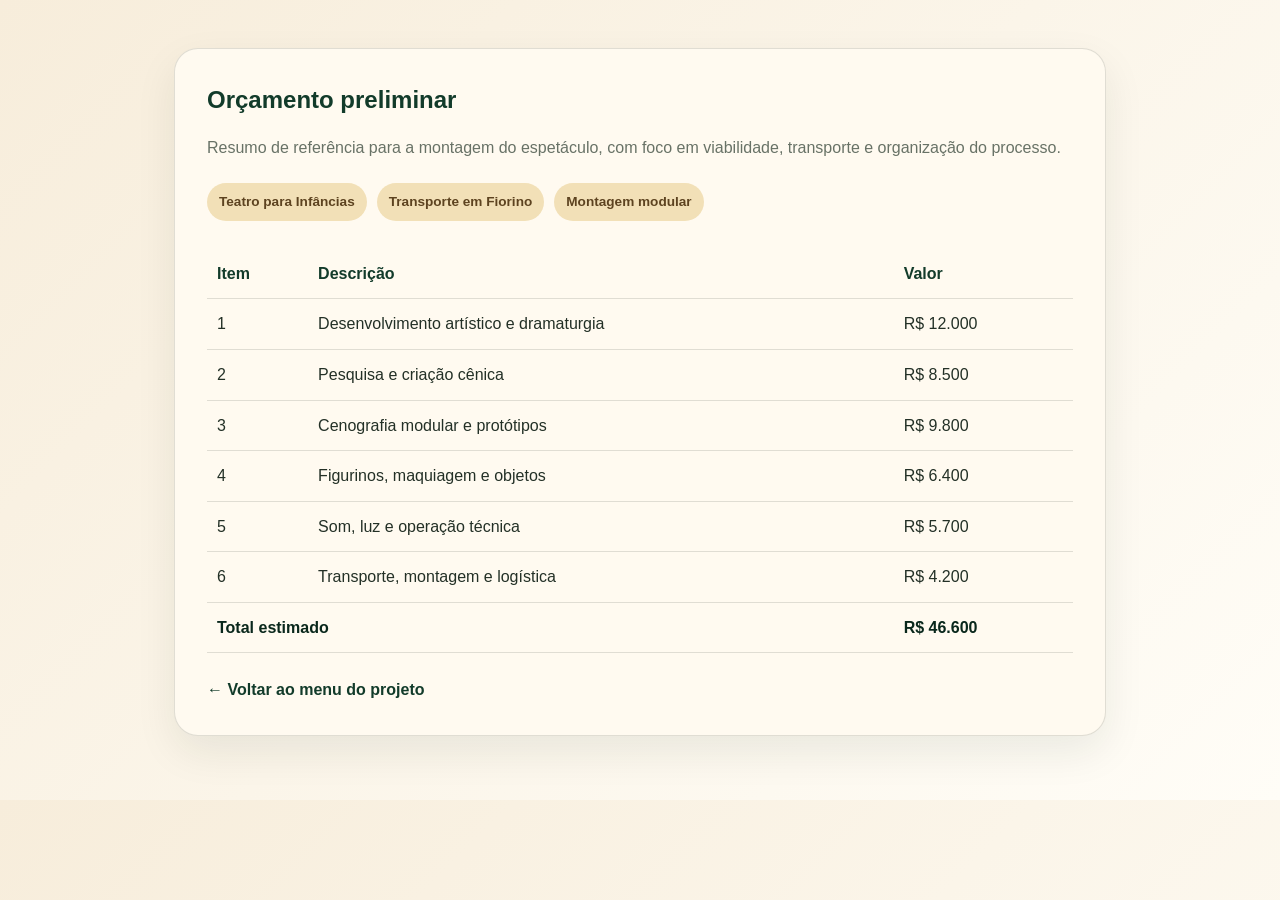
<file: orcamento.html>
<!doctype html>
<html lang="pt-BR">
<head>
  <meta charset="utf-8">
  <meta name="viewport" content="width=device-width, initial-scale=1">
  <title>Orçamento — A Floresta que Fala</title>
  <style>
    :root {
      --forest: #123b2a;
      --forest-deep: #09271b;
      --earth: #a54812;
      --cream: #f7eddb;
      --paper: #fffaf0;
      --ink: #233026;
      --muted: #687266;
      --line: rgba(35, 48, 38, .14);
    }

    * { box-sizing: border-box; }
    body {
      margin: 0;
      font-family: Arial, sans-serif;
      color: var(--ink);
      background: linear-gradient(135deg, var(--cream), #fffdf7);
      line-height: 1.6;
    }
    main { max-width: 980px; margin: 0 auto; padding: 48px 24px 64px; }
    .card {
      padding: 32px;
      border: 1px solid var(--line);
      border-radius: 24px;
      background: var(--paper);
      box-shadow: 0 16px 42px rgba(9, 39, 27, .08);
    }
    h1 { margin: 0 0 12px; color: var(--forest); }
    p { color: var(--muted); }
    .meta { display: flex; flex-wrap: wrap; gap: 10px; margin: 22px 0 28px; }
    .meta span {
      padding: 8px 12px;
      border-radius: 999px;
      background: #f2e0b7;
      color: #5d4320;
      font-weight: 700;
      font-size: .85rem;
    }
    table { width: 100%; border-collapse: collapse; margin-top: 8px; }
    th, td { padding: 12px 10px; border-bottom: 1px solid var(--line); text-align: left; }
    th { color: var(--forest); }
    .total { font-weight: 700; color: var(--forest-deep); }
    .actions { margin-top: 24px; }
    a { color: var(--forest); font-weight: 700; text-decoration: none; }
    a:hover { text-decoration: underline; }
  </style>
</head>
<body>
  <main>
    <section class="card">
      <h1>Orçamento preliminar</h1>
      <p>Resumo de referência para a montagem do espetáculo, com foco em viabilidade, transporte e organização do processo.</p>
      <div class="meta">
        <span>Teatro para Infâncias</span>
        <span>Transporte em Fiorino</span>
        <span>Montagem modular</span>
      </div>

      <table>
        <thead>
          <tr>
            <th>Item</th>
            <th>Descrição</th>
            <th>Valor</th>
          </tr>
        </thead>
        <tbody>
          <tr><td>1</td><td>Desenvolvimento artístico e dramaturgia</td><td>R$ 12.000</td></tr>
          <tr><td>2</td><td>Pesquisa e criação cênica</td><td>R$ 8.500</td></tr>
          <tr><td>3</td><td>Cenografia modular e protótipos</td><td>R$ 9.800</td></tr>
          <tr><td>4</td><td>Figurinos, maquiagem e objetos</td><td>R$ 6.400</td></tr>
          <tr><td>5</td><td>Som, luz e operação técnica</td><td>R$ 5.700</td></tr>
          <tr><td>6</td><td>Transporte, montagem e logística</td><td>R$ 4.200</td></tr>
          <tr class="total"><td colspan="2">Total estimado</td><td>R$ 46.600</td></tr>
        </tbody>
      </table>

      <div class="actions">
        <a href="novas_dramaturgias.html">← Voltar ao menu do projeto</a>
      </div>
    </section>
  </main>
</body>
</html>
</file>
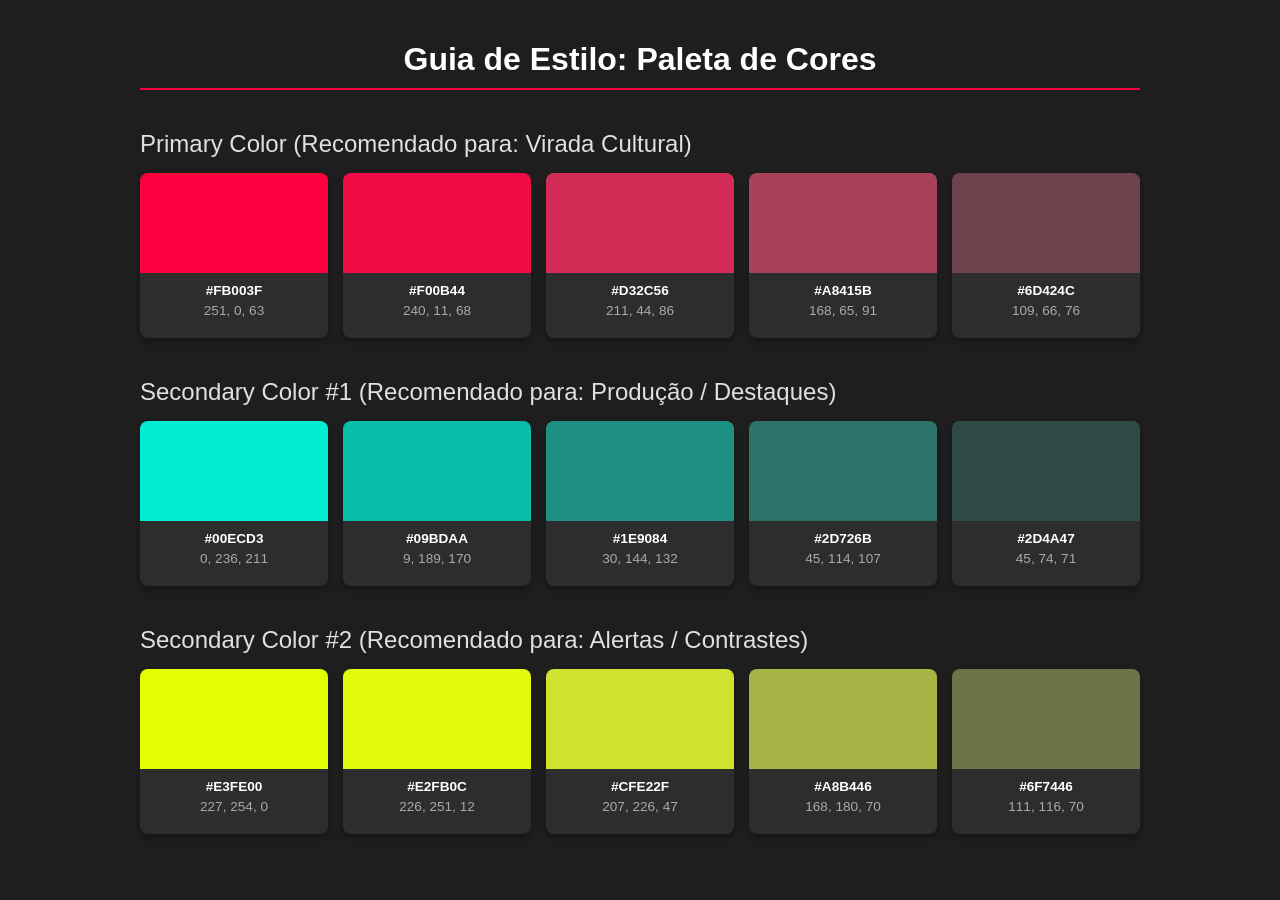
<file: paleta.html>
<!DOCTYPE html>
<html lang="pt-BR">
<head>
    <meta charset="UTF-8">
    <meta name="viewport" content="width=device-width, initial-scale=1.0">
    <title>Paleta de Cores - Virada Cultural & Produção</title>
    <style>
        :root {
            /* Cores Primárias (Tons de Rosa/Vinho) */
            --primary-1: #FB003F;
            --primary-2: #F00B44;
            --primary-3: #D32C56;
            --primary-4: #A8415B;
            --primary-5: #6D424C;

            /* Cores Secundárias #1 (Tons de Ciano/Verde-Água) */
            --secondary-1-1: #00ECD3;
            --secondary-1-2: #09BDAA;
            --secondary-1-3: #1E9084;
            --secondary-1-4: #2D726B;
            --secondary-1-5: #2D4A47;

            /* Cores Secundárias #2 (Tons de Amarelo/Lima) */
            --secondary-2-1: #E3FE00;
            --secondary-2-2: #E2FB0C;
            --secondary-2-3: #CFE22F;
            --secondary-2-4: #A8B446;
            --secondary-2-5: #6F7446;
            
            /* Fundo escuro baseado na imagem */
            --bg-dark: #1E1E1E;
        }

        body {
            font-family: Arial, sans-serif;
            background-color: var(--bg-dark);
            color: #FFFFFF;
            margin: 0;
            padding: 20px;
        }

        .container {
            max-width: 1000px;
            margin: 0 auto;
        }

        h1 {
            text-align: center;
            border-bottom: 2px solid var(--primary-1);
            padding-bottom: 10px;
        }

        .section-title {
            margin-top: 40px;
            font-size: 1.5rem;
            color: #E0E0E0;
        }

        .color-palette {
            display: grid;
            grid-template-columns: repeat(auto-fit, minmax(150px, 1fr));
            gap: 15px;
            margin-top: 15px;
        }

        .color-card {
            background: #2D2D2D;
            border-radius: 8px;
            overflow: hidden;
            box-shadow: 0 4px 6px rgba(0,0,0,0.3);
            text-align: center;
            font-size: 0.85rem;
            padding-bottom: 10px;
        }

        .color-block {
            height: 100px;
            width: 100%;
        }

        .color-info {
            padding: 10px 5px;
        }

        .hex {
            font-weight: bold;
            display: block;
            margin-bottom: 5px;
        }

        .rgb {
            color: #AAAAAA;
        }
    </style>
</head>
<body>

    <div class="container">
        <h1>Guia de Estilo: Paleta de Cores</h1>

        <!-- PRIMARY COLOR -->
        <div class="section-title">Primary Color (Recomendado para: Virada Cultural)</div>
        <div class="color-palette">
            <div class="color-card">
                <div class="color-block" style="background-color: var(--primary-1);"></div>
                <div class="color-info"><span class="hex">#FB003F</span><span class="rgb">251, 0, 63</span></div>
            </div>
            <div class="color-card">
                <div class="color-block" style="background-color: var(--primary-2);"></div>
                <div class="color-info"><span class="hex">#F00B44</span><span class="rgb">240, 11, 68</span></div>
            </div>
            <div class="color-card">
                <div class="color-block" style="background-color: var(--primary-3);"></div>
                <div class="color-info"><span class="hex">#D32C56</span><span class="rgb">211, 44, 86</span></div>
            </div>
            <div class="color-card">
                <div class="color-block" style="background-color: var(--primary-4);"></div>
                <div class="color-info"><span class="hex">#A8415B</span><span class="rgb">168, 65, 91</span></div>
            </div>
            <div class="color-card">
                <div class="color-block" style="background-color: var(--primary-5);"></div>
                <div class="color-info"><span class="hex">#6D424C</span><span class="rgb">109, 66, 76</span></div>
            </div>
        </div>

        <!-- SECONDARY COLOR #1 -->
        <div class="section-title">Secondary Color #1 (Recomendado para: Produção / Destaques)</div>
        <div class="color-palette">
            <div class="color-card">
                <div class="color-block" style="background-color: var(--secondary-1-1);"></div>
                <div class="color-info"><span class="hex">#00ECD3</span><span class="rgb">0, 236, 211</span></div>
            </div>
            <div class="color-card">
                <div class="color-block" style="background-color: var(--secondary-1-2);"></div>
                <div class="color-info"><span class="hex">#09BDAA</span><span class="rgb">9, 189, 170</span></div>
            </div>
            <div class="color-card">
                <div class="color-block" style="background-color: var(--secondary-1-3);"></div>
                <div class="color-info"><span class="hex">#1E9084</span><span class="rgb">30, 144, 132</span></div>
            </div>
            <div class="color-card">
                <div class="color-block" style="background-color: var(--secondary-1-4);"></div>
                <div class="color-info"><span class="hex">#2D726B</span><span class="rgb">45, 114, 107</span></div>
            </div>
            <div class="color-card">
                <div class="color-block" style="background-color: var(--secondary-1-5);"></div>
                <div class="color-info"><span class="hex">#2D4A47</span><span class="rgb">45, 74, 71</span></div>
            </div>
        </div>

        <!-- SECONDARY COLOR #2 -->
        <div class="section-title">Secondary Color #2 (Recomendado para: Alertas / Contrastes)</div>
        <div class="color-palette">
            <div class="color-card">
                <div class="color-block" style="background-color: var(--secondary-2-1);"></div>
                <div class="color-info"><span class="hex">#E3FE00</span><span class="rgb">227, 254, 0</span></div>
            </div>
            <div class="color-card">
                <div class="color-block" style="background-color: var(--secondary-2-2);"></div>
                <div class="color-info"><span class="hex">#E2FB0C</span><span class="rgb">226, 251, 12</span></div>
            </div>
            <div class="color-card">
                <div class="color-block" style="background-color: var(--secondary-2-3);"></div>
                <div class="color-info"><span class="hex">#CFE22F</span><span class="rgb">207, 226, 47</span></div>
            </div>
            <div class="color-card">
                <div class="color-block" style="background-color: var(--secondary-2-4);"></div>
                <div class="color-info"><span class="hex">#A8B446</span><span class="rgb">168, 180, 70</span></div>
            </div>
            <div class="color-card">
                <div class="color-block" style="background-color: var(--secondary-2-5);"></div>
                <div class="color-info"><span class="hex">#6F7446</span><span class="rgb">111, 116, 70</span></div>
            </div>
        </div>
    </div>

</body>
</html>
</file>
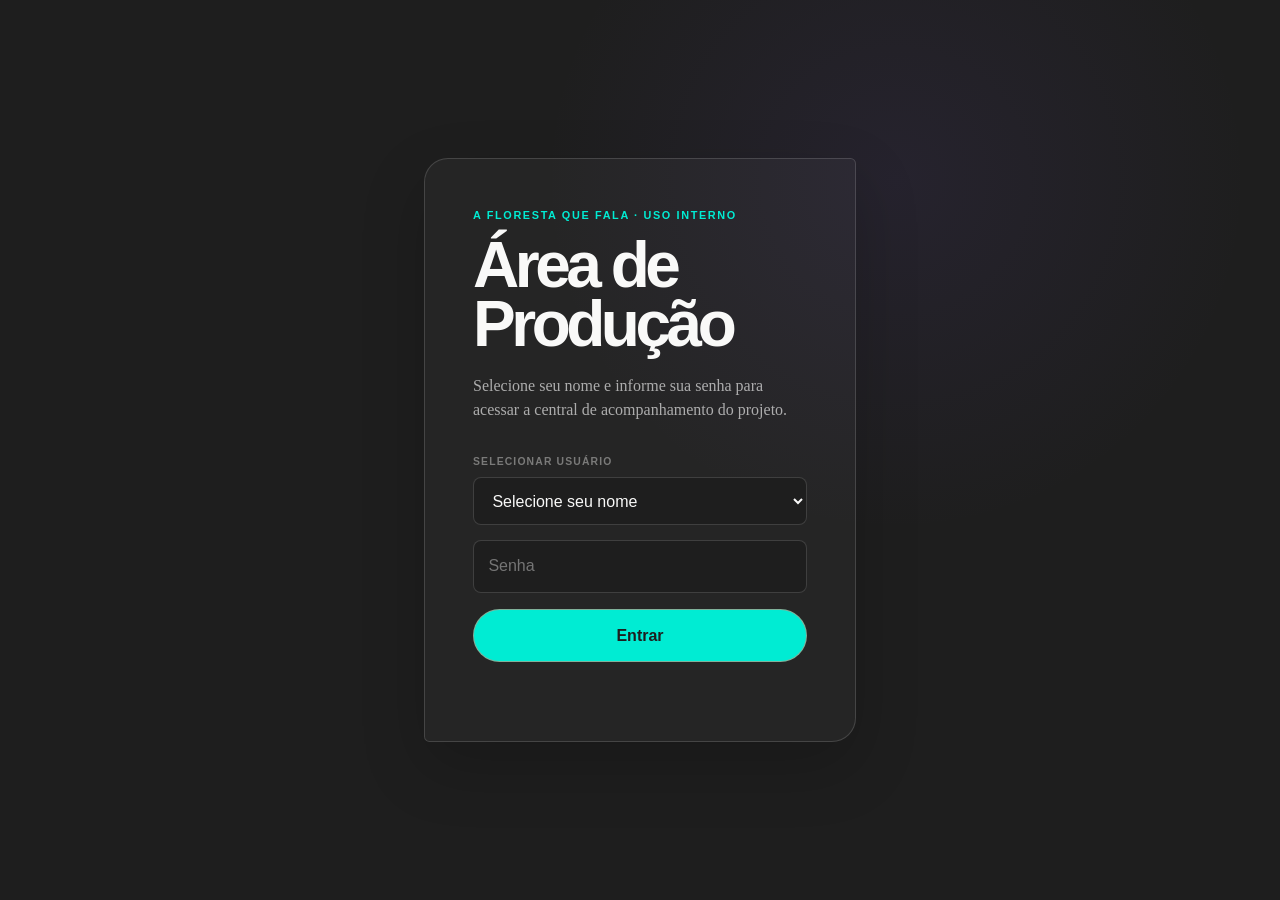
<file: producao.html>
<!doctype html>
<html lang="pt-BR">
<head>
  <meta charset="utf-8">
  <meta name="viewport" content="width=device-width, initial-scale=1">
  <meta name="theme-color" content="#071812">
  <meta name="description" content="Central de acompanhamento administrativo do projeto A Floresta que Fala.">
  <title>Produção — A Floresta que Fala</title>
  <style>
    :root {
      --fundo: #1E1E1E;
      --painel: rgba(249, 249, 248, .035);
      --painel-forte: rgba(45, 114, 107, .54);
      --texto: #f9f9f8;
      --suave: rgba(249, 249, 248, .64);
      --discreto: rgba(249, 249, 248, .4);
      --linha: rgba(249, 249, 248, .15);
      --coral: #00ECD3;
      --areia: #A8B446;
      --verde-claro: #09BDAA;
      --largura: 1120px;
    }

    * { box-sizing: border-box; }

    html {
      scroll-behavior: smooth;
    }

    body {
      margin: 0;
      color: var(--texto);
      background:
        radial-gradient(circle at 85% 5%, rgba(107, 77, 187, .1), transparent 25rem),
        var(--fundo);
      font-family: Arial, Helvetica, sans-serif;
      line-height: 1.5;
    }

    a { color: inherit; }
    button { font: inherit; }

    .sr-only {
      position: absolute;
      width: 1px;
      height: 1px;
      overflow: hidden;
      clip: rect(0, 0, 0, 0);
      white-space: nowrap;
      clip-path: inset(50%);
    }

    body:not(.access-granted) > .site-header,
    body:not(.access-granted) > main,
    body:not(.access-granted) > footer {
      display: none;
    }

    .access-screen {
      position: fixed;
      z-index: 100;
      inset: 0;
      display: grid;
      overflow-y: auto;
      place-items: center;
      padding: 1.5rem;
      background:
        radial-gradient(circle at 70% 20%, rgba(107, 77, 187, .1), transparent 22rem),
        var(--fundo);
    }

    body.access-granted .access-screen {
      display: none;
    }

    .access-box {
      width: min(27rem, 100%);
      padding: clamp(1.75rem, 5vw, 3rem);
      border: 1px solid var(--linha);
      border-radius: 1.5rem .35rem;
      background: rgba(249, 249, 248, .035);
      box-shadow: 0 1.5rem 4rem rgba(0, 0, 0, .18);
    }

    .access-box h1 {
      font-size: clamp(2.4rem, 8vw, 4rem);
      line-height: .92;
    }

    .access-description {
      margin: 1.25rem 0 2rem;
      color: var(--suave);
      font-family: Georgia, "Times New Roman", serif;
    }

    .access-box label {
      display: block;
      margin-bottom: .5rem;
      color: var(--discreto);
      font-size: .65rem;
      font-weight: 700;
      letter-spacing: .11em;
      text-transform: uppercase;
    }

    .access-box select,
    .access-box input {
      width: 100%;
      padding: .85rem 2.5rem .85rem .9rem;
      border: 1px solid var(--linha);
      border-radius: .5rem;
      color: var(--texto);
      background: var(--fundo);
      font: inherit;
    }

    .access-box input {
      margin-top: .9rem;
      padding-right: .9rem;
    }

    .access-box select:focus-visible,
    .access-box input:focus-visible {
      border-color: var(--coral);
      outline: 2px solid rgba(255, 120, 98, .2);
      outline-offset: 2px;
    }

    .access-submit {
      width: 100%;
      margin-top: 1rem;
      padding: .85rem 1rem;
      border: 1px solid rgba(255, 120, 98, .5);
      border-radius: 999px;
      color: var(--fundo);
      background: var(--coral);
      cursor: pointer;
      font-weight: 700;
      transition: filter .25s ease, transform .25s ease;
    }

    .access-submit:hover,
    .access-submit:focus-visible {
      filter: brightness(1.08);
      transform: translateY(-1px);
    }

    .access-message {
      min-height: 1.2rem;
      margin: .75rem 0 0;
      color: #f4d18b;
      font-size: .72rem;
    }

    .site-header,
    main,
    footer {
      width: min(var(--largura), calc(100% - 3rem));
      margin-inline: auto;
    }

    .site-header {
      display: flex;
      align-items: flex-start;
      justify-content: space-between;
      gap: 2rem;
      padding: clamp(3rem, 8vw, 6.5rem) 0 clamp(3rem, 6vw, 5rem);
      border-bottom: 1px solid var(--linha);
    }

    .eyebrow,
    .section-label {
      margin: 0 0 .8rem;
      color: var(--coral);
      font-size: .68rem;
      font-weight: 700;
      letter-spacing: .15em;
      text-transform: uppercase;
    }

    h1 {
      margin: 0;
      font-size: clamp(3.5rem, 10vw, 7rem);
      letter-spacing: -.07em;
      line-height: .85;
    }

    .subtitle {
      margin: 1.5rem 0 .65rem;
      color: var(--areia);
      font-family: Georgia, "Times New Roman", serif;
      font-size: clamp(1.15rem, 2.3vw, 1.6rem);
    }

    .header-copy {
      max-width: 44rem;
      margin: 0;
      color: var(--suave);
    }

    .back-link {
      flex: 0 0 auto;
      padding: .65rem .9rem;
      border: 1px solid var(--linha);
      border-radius: 999px;
      color: var(--suave);
      text-decoration: none;
      font-size: .7rem;
      letter-spacing: .06em;
      transition: color .25s ease, border-color .25s ease;
    }

    .back-link:hover,
    .back-link:focus-visible {
      color: var(--texto);
      border-color: rgba(255, 120, 98, .5);
    }

    .header-actions {
      display: grid;
      flex: 0 0 auto;
      justify-items: end;
      gap: .65rem;
    }

    .access-registered {
      margin: 0;
      color: var(--discreto);
      font-size: .65rem;
      letter-spacing: .04em;
    }

    .dashboard-panel {
      padding: 2.25rem 0 0;
    }

    .dashboard-grid {
      display: grid;
      grid-template-columns: repeat(4, minmax(0, 1fr));
      gap: 1rem;
      margin-top: 1.5rem;
    }

    .dashboard-card {
      padding: 1.5rem;
      border: 1px solid var(--linha);
      border-radius: 1.5rem .35rem;
      background: rgba(249, 249, 248, .06);
      min-height: 9rem;
    }

    .dashboard-card-large {
      grid-column: span 2;
      display: flex;
      flex-direction: column;
      justify-content: space-between;
    }

    .dashboard-card-label {
      margin: 0 0 .85rem;
      color: var(--areia);
      font-size: .78rem;
      font-weight: 700;
      letter-spacing: .12em;
      text-transform: uppercase;
    }

    .dashboard-card-value {
      margin: 0;
      font-size: clamp(2rem, 3vw, 3.2rem);
      letter-spacing: -.05em;
    }

    .dashboard-task-list {
      margin: 0;
      padding: 0;
      list-style: none;
      display: grid;
      gap: .55rem;
    }

    .dashboard-task-list li {
      margin: 0;
      padding: .8rem 1rem;
      border: 1px solid var(--linha);
      border-radius: .85rem;
      background: rgba(249, 249, 248, .04);
      color: var(--suave);
      font-size: .9rem;
      line-height: 1.4;
    }

    .change-user {
      padding: 0;
      border: 0;
      color: var(--coral);
      background: transparent;
      cursor: pointer;
      font-size: .67rem;
      text-decoration: underline;
      text-decoration-color: transparent;
      text-underline-offset: .25rem;
    }

    .change-user:hover,
    .change-user:focus-visible {
      text-decoration-color: currentColor;
    }

    main {
      padding-bottom: clamp(4rem, 9vw, 8rem);
    }

    section {
      padding-top: clamp(4rem, 9vw, 7rem);
    }

    .section-heading {
      display: grid;
      grid-template-columns: minmax(0, 1fr) minmax(15rem, .6fr);
      align-items: end;
      gap: 2rem;
      margin-bottom: 2rem;
    }

    h2 {
      margin: 0;
      font-size: clamp(2rem, 5vw, 4rem);
      letter-spacing: -.055em;
      line-height: .95;
    }

    .section-heading > p {
      margin: 0;
      color: var(--suave);
      font-family: Georgia, "Times New Roman", serif;
    }

    .record-actions {
      display: grid;
      justify-items: start;
      gap: 1rem;
    }

    .record-actions p {
      margin: 0;
      color: var(--suave);
      font-family: Georgia, "Times New Roman", serif;
    }

    .issue-document {
      display: inline-flex;
      align-items: center;
      gap: .55rem;
      padding: .7rem .9rem;
      border: 1px solid var(--coral);
      border-radius: 999px;
      color: var(--fundo);
      background: var(--coral);
      box-shadow: 0 .65rem 1.6rem rgba(255, 120, 98, .14);
      cursor: pointer;
      font-size: .67rem;
      font-weight: 700;
      letter-spacing: .04em;
      transition: border-color .25s ease, background .25s ease;
    }

    .issue-document:hover,
    .issue-document:focus-visible {
      border-color: var(--areia);
      background: var(--areia);
    }

    .issue-document svg {
      width: 1rem;
      height: 1rem;
    }

    .calendar {
      overflow: hidden;
      border: 1px solid var(--linha);
      border-radius: 1.5rem .35rem;
      background: var(--painel);
    }

    .calendar-top {
      display: flex;
      align-items: center;
      justify-content: space-between;
      gap: 1rem;
      padding: 1.4rem;
      border-bottom: 1px solid var(--linha);
    }

    .calendar-top h3 {
      margin: 0;
      font-size: 1.15rem;
    }

    .calendar-top span {
      color: var(--discreto);
      font-size: .68rem;
      letter-spacing: .1em;
      text-transform: uppercase;
    }

    .calendar-grid {
      display: grid;
      grid-template-columns: repeat(7, minmax(0, 1fr));
    }

    .weekday,
    .day {
      min-width: 0;
      border-right: 1px solid var(--linha);
      border-bottom: 1px solid var(--linha);
    }

    .weekday:nth-child(7n),
    .day:nth-child(7n) {
      border-right: 0;
    }

    .weekday {
      padding: .65rem .4rem;
      color: var(--discreto);
      font-size: .6rem;
      letter-spacing: .1em;
      text-align: center;
      text-transform: uppercase;
    }

    .day {
      min-height: 7.25rem;
      padding: .65rem;
    }

    .day.empty {
      background: rgba(0, 0, 0, .08);
    }

    .day-number {
      display: grid;
      width: 1.65rem;
      aspect-ratio: 1;
      place-items: center;
      color: var(--suave);
      font-size: .72rem;
    }

    .day.important .day-number {
      border-radius: 50%;
      color: var(--fundo);
      background: var(--coral);
      font-weight: 700;
    }

    .calendar-event {
      display: block;
      margin-top: .45rem;
      padding: .35rem .4rem;
      border-left: 2px solid var(--verde-claro);
      color: rgba(249, 249, 248, .76);
      background: rgba(143, 201, 166, .08);
      font-size: .62rem;
      line-height: 1.3;
    }

    .calendar-note {
      margin: 1rem 0 0;
      color: var(--discreto);
      font-size: .7rem;
    }

    .agenda-layout {
      display: grid;
      grid-template-columns: minmax(16rem, .75fr) minmax(0, 1.25fr);
      gap: 1.25rem;
    }

    .agenda-form,
    .agenda-lista {
      padding: clamp(1.25rem, 3vw, 2rem);
      border: 1px solid var(--linha);
      border-radius: 1.5rem .35rem;
      background: var(--painel);
    }

    .agenda-form h3,
    .agenda-lista h3 {
      margin: 0 0 1.25rem;
      color: var(--areia);
    }

    .agenda-fields {
      display: grid;
      gap: .8rem;
    }

    .agenda-fields input,
    .agenda-fields textarea {
      width: 100%;
      padding: .8rem .9rem;
      border: 1px solid var(--linha);
      border-radius: .5rem;
      color: var(--texto);
      background: var(--fundo);
      font: inherit;
    }

    .agenda-fields textarea {
      min-height: 7rem;
      resize: vertical;
    }

    .agenda-fields input:focus-visible,
    .agenda-fields textarea:focus-visible {
      border-color: var(--coral);
      outline: 2px solid rgba(255, 120, 98, .2);
      outline-offset: 2px;
    }

    .agenda-submit {
      width: 100%;
      margin-top: .25rem;
      padding: .8rem 1rem;
      border: 1px solid var(--coral);
      border-radius: 999px;
      color: var(--fundo);
      background: var(--coral);
      cursor: pointer;
      font-weight: 700;
    }

    .agenda-submit:disabled {
      cursor: wait;
      opacity: .6;
    }

    .agenda-status {
      min-height: 1.2rem;
      margin: .8rem 0 0;
      color: var(--suave);
      font-size: .75rem;
    }

    .agenda-table-wrap {
      overflow-x: auto;
    }

    .agenda-lista table {
      width: 100%;
      border-collapse: collapse;
      font-size: .78rem;
    }

    .agenda-lista th,
    .agenda-lista td {
      padding: .75rem;
      border-bottom: 1px solid var(--linha);
      text-align: left;
      vertical-align: top;
    }

    .agenda-lista th {
      color: var(--coral);
      font-size: .62rem;
      letter-spacing: .08em;
      text-transform: uppercase;
    }

    .agenda-empty {
      color: var(--discreto);
      text-align: center !important;
    }

    .delivery-list {
      display: grid;
      gap: .75rem;
    }

    .delivery-card {
      display: grid;
      grid-template-columns: minmax(13rem, 1.2fr) minmax(8rem, .7fr) repeat(2, minmax(8rem, .8fr));
      align-items: center;
      gap: 1rem;
      padding: 1.15rem 1.25rem;
      border: 1px solid var(--linha);
      border-radius: .9rem .2rem;
      background: var(--painel);
      transition: border-color .3s ease, transform .3s ease;
    }

    .delivery-card:hover {
      border-color: rgba(255, 120, 98, .28);
      transform: translateY(-2px);
    }

    .delivery-card h3 {
      margin: 0 0 .3rem;
      font-size: .95rem;
    }

    .delivery-card p {
      margin: 0;
      color: var(--discreto);
      font-size: .72rem;
    }

    .data-label {
      display: block;
      margin-bottom: .2rem;
      color: var(--discreto);
      font-size: .57rem;
      letter-spacing: .1em;
      text-transform: uppercase;
    }

    .data-value {
      color: var(--suave);
      font-size: .75rem;
    }

    .status {
      display: inline-flex;
      width: fit-content;
      padding: .35rem .55rem;
      border: 1px solid var(--linha);
      border-radius: 999px;
      color: var(--suave);
      font-size: .62rem;
      letter-spacing: .04em;
    }

    .status.progress { color: #f4d18b; border-color: rgba(244, 209, 139, .3); }
    .status.sent { color: #a8cfed; border-color: rgba(168, 207, 237, .3); }
    .status.waiting { color: #d8b5ed; border-color: rgba(216, 181, 237, .3); }
    .status.done { color: #a9d8ba; border-color: rgba(169, 216, 186, .3); }

    .task-form {
      display: grid;
      grid-template-columns: repeat(2, minmax(0, 1fr));
      gap: 1.25rem;
      padding: clamp(1.5rem, 4vw, 2.5rem);
      border: 1px solid var(--linha);
      border-radius: 1.5rem .35rem;
      background: var(--painel);
    }

    .task-field {
      display: grid;
      gap: .5rem;
    }

    .task-field.full {
      grid-column: 1 / -1;
    }

    .task-field label {
      color: var(--discreto);
      font-size: .65rem;
      font-weight: 700;
      letter-spacing: .11em;
      text-transform: uppercase;
    }

    .task-field input,
    .task-field textarea {
      width: 100%;
      padding: .85rem .9rem;
      border: 1px solid var(--linha);
      border-radius: .5rem;
      color: var(--texto);
      background: var(--fundo);
      font: inherit;
    }

    .task-field textarea {
      min-height: 8rem;
      resize: vertical;
    }

    .task-field input:focus-visible,
    .task-field textarea:focus-visible {
      border-color: var(--coral);
      outline: 2px solid rgba(255, 120, 98, .2);
      outline-offset: 2px;
    }

    .task-actions {
      display: flex;
      grid-column: 1 / -1;
      align-items: center;
      gap: 1rem;
    }

    .task-submit {
      padding: .8rem 1.2rem;
      border: 1px solid var(--coral);
      border-radius: 999px;
      color: var(--fundo);
      background: var(--coral);
      cursor: pointer;
      font-weight: 700;
    }

    .task-submit:disabled {
      cursor: wait;
      opacity: .6;
    }

    .task-message {
      min-height: 1.2rem;
      margin: 0;
      color: var(--suave);
      font-size: .75rem;
    }

    .task-message.error { color: #f4d18b; }
    .task-message.success { color: #a9d8ba; }

    .milestones {
      display: grid;
      gap: 0;
      margin: 0;
      padding: 0;
      border-top: 1px solid var(--linha);
      list-style: none;
    }

    .milestones li {
      display: grid;
      grid-template-columns: 9rem 1fr;
      gap: 1rem;
      padding: 1rem 0;
      border-bottom: 1px solid var(--linha);
      color: var(--suave);
      font-family: Georgia, "Times New Roman", serif;
    }

    .milestones strong {
      color: var(--coral);
      font-family: Arial, Helvetica, sans-serif;
      font-size: .72rem;
      letter-spacing: .04em;
    }

    .document-grid {
      display: grid;
      grid-template-columns: repeat(3, minmax(0, 1fr));
      gap: .75rem;
    }

    .document-card {
      display: flex;
      min-height: 9rem;
      flex-direction: column;
      align-items: flex-start;
      justify-content: space-between;
      gap: 1.5rem;
      padding: 1.2rem;
      border: 1px solid var(--linha);
      border-radius: .9rem .2rem;
      background: var(--painel);
    }

    .document-card h3 {
      margin: 0;
      font-size: .9rem;
    }

    .document-link {
      color: var(--coral);
      font-size: .68rem;
      font-weight: 700;
      text-decoration: none;
    }

    .document-link:hover,
    .document-link:focus-visible {
      text-decoration: underline;
      text-underline-offset: .25rem;
    }

    .notes-block {
      min-height: 13rem;
      padding: clamp(1.5rem, 4vw, 2.5rem);
      border: 1px solid var(--linha);
      border-radius: .35rem 1.5rem;
      color: var(--discreto);
      background:
        linear-gradient(var(--painel-forte), var(--painel-forte)),
        repeating-linear-gradient(transparent 0 2.3rem, rgba(249, 249, 248, .06) 2.3rem calc(2.3rem + 1px));
      font-family: Georgia, "Times New Roman", serif;
    }

    footer {
      display: flex;
      justify-content: space-between;
      gap: 2rem;
      padding: 2rem 0;
      border-top: 1px solid var(--linha);
      color: var(--discreto);
      font-size: .65rem;
      letter-spacing: .07em;
    }

    @media (max-width: 850px) {
      .section-heading { grid-template-columns: 1fr; }
      .agenda-layout { grid-template-columns: 1fr; }
      .delivery-card { grid-template-columns: repeat(2, minmax(0, 1fr)); }
      .delivery-main { grid-column: 1 / -1; }
      .document-grid { grid-template-columns: repeat(2, minmax(0, 1fr)); }
      .day { min-height: 6rem; padding: .45rem; }
    }

    @media (max-width: 580px) {
      .site-header { flex-direction: column-reverse; }
      .header-actions { justify-items: start; }
      .calendar { overflow-x: auto; }
      .calendar-grid { min-width: 42rem; }
      .delivery-card { grid-template-columns: 1fr; }
      .delivery-main { grid-column: auto; }
      .document-grid { grid-template-columns: 1fr; }
      .milestones li { grid-template-columns: 1fr; gap: .3rem; }
      .task-form { grid-template-columns: 1fr; }
      .task-field.full { grid-column: auto; }
      .task-actions { grid-column: auto; align-items: stretch; flex-direction: column; }
      footer { flex-direction: column; gap: .35rem; }
    }

    @media (prefers-reduced-motion: reduce) {
      html { scroll-behavior: auto; }
      *, *::before, *::after { transition: none !important; }
    }
  </style>
</head>
<body>
  <section class="access-screen" id="access-screen" aria-labelledby="titulo-acesso">
    <div class="access-box">
      <p class="eyebrow">A Floresta que Fala · Uso interno</p>
      <h1 id="titulo-acesso">Área de Produção</h1>
      <p class="access-description">Selecione seu nome e informe sua senha para acessar a central de acompanhamento do projeto.</p>
      <form id="formLogin">
        <label for="projetoSelect">Selecionar usuário</label>
        <select id="projetoSelect" name="usuario" required>
          <option value="">Selecione seu nome</option>
          <option value="Caio">Caio</option>
          <option value="Ricardo">Ricardo</option>
          <option value="Fernando">Fernando</option>
          <option value="João">João</option>
          <option value="Visitante autorizado">Visitante autorizado</option>
        </select>
        <label for="access-password" class="sr-only">Senha</label>
        <input id="access-password" name="senha" type="password" placeholder="Senha" autocomplete="current-password" required>
        <button class="access-submit" type="submit">Entrar</button>
        <p class="access-message" id="access-message" aria-live="polite"></p>
      </form>
    </div>
  </section>

  <header class="site-header">
    <div>
      <p class="eyebrow">A Floresta que Fala · Uso interno</p>
      <h1>Produção</h1>
      <p class="subtitle">Central de acompanhamento administrativo do projeto.</p>
      <p class="header-copy">Esta página reúne informações essenciais para orientar a equipe sobre prazos, entregas, documentos e próximos passos.</p>
    </div>
    <div class="header-actions">
      <p class="access-registered" id="usuarioLogado"></p>
      <button class="change-user" id="btnSair" type="button">Trocar usuário</button>
      <a class="back-link" href="projeto.html">Voltar ao projeto</a>
    </div>
  </header>

  <main tabindex="-1">
    <section class="dashboard-panel" aria-labelledby="titulo-dashboard">
      <div class="section-heading">
        <div>
          <p class="section-label">Painel de produção</p>
          <h2 id="titulo-dashboard">Resumo do projeto</h2>
        </div>
        <p>Dados extraídos das páginas da planilha <strong>06_agenda</strong> e <strong>tarefas_registro</strong>.</p>
      </div>
      <div class="dashboard-grid" id="dashboardGrid">
        <article class="dashboard-card">
          <p class="dashboard-card-label">Compromissos na agenda</p>
          <strong class="dashboard-card-value" id="dashboardAgendaTotal">—</strong>
        </article>
        <article class="dashboard-card">
          <p class="dashboard-card-label">Tarefas registradas</p>
          <strong class="dashboard-card-value" id="dashboardTarefasTotal">—</strong>
        </article>
        <article class="dashboard-card dashboard-card-large">
          <p class="dashboard-card-label">Próximo compromisso</p>
          <div id="dashboardNextAgenda">Nenhum registro disponível.</div>
        </article>
        <article class="dashboard-card dashboard-card-large">
          <p class="dashboard-card-label">Últimas tarefas</p>
          <ul class="dashboard-task-list" id="dashboardLatestTasks">
            <li>Nenhuma tarefa registrada.</li>
          </ul>
        </article>
      </div>
    </section>

    <section id="agenda-section" aria-labelledby="titulo-calendario">
      <div class="section-heading">
        <div>
          <p class="section-label">Visão do mês</p>
          <h2 id="titulo-calendario">Calendário de Produção</h2>
        </div>
        <p>Registre e acompanhe os compromissos oficiais do projeto.</p>
      </div>

      <div class="agenda-layout">
        <section class="agenda-form" aria-labelledby="titulo-agenda-form">
          <h3 id="titulo-agenda-form">Registrar na agenda</h3>
          <div class="agenda-fields">
            <label class="sr-only" for="agendaNome">Nome</label>
            <input id="agendaNome" placeholder="Nome" autocomplete="name">
            <label class="sr-only" for="agendaData">Data</label>
            <input id="agendaData" type="date">
            <label class="sr-only" for="agendaHora">Hora</label>
            <input id="agendaHora" type="time">
            <label class="sr-only" for="agendaTitulo">Título</label>
            <input id="agendaTitulo" placeholder="Título">
            <label class="sr-only" for="agendaDescricao">Descrição</label>
            <textarea id="agendaDescricao" placeholder="Descrição"></textarea>
            <button class="agenda-submit" id="agendaSubmit" type="button" onclick="registrarNaAgenda()">Registrar</button>
          </div>
          <p class="agenda-status" id="agendaStatus" role="status" aria-live="polite"></p>
        </section>

        <section class="agenda-lista" aria-labelledby="titulo-agenda-lista">
          <h3 id="titulo-agenda-lista">Marcações registradas</h3>
          <div class="agenda-table-wrap">
            <table>
              <thead>
                <tr>
                  <th>Data</th>
                  <th>Hora</th>
                  <th>Nome</th>
                  <th>Título</th>
                  <th>Descrição</th>
                </tr>
              </thead>
              <tbody id="agendaTabela">
                <tr><td class="agenda-empty" colspan="5">A carregar a agenda oficial...</td></tr>
              </tbody>
            </table>
          </div>
        </section>
      </div>
    </section>

    <section aria-labelledby="titulo-entregas">
      <div class="section-heading">
        <div>
          <p class="section-label">Acompanhamento</p>
          <h2 id="titulo-entregas">Próximas entregas</h2>
        </div>
        <p>Itens essenciais reunidos em uma leitura única, sem etapas ou campos obrigatórios.</p>
      </div>

      <div class="delivery-list">
        <article class="delivery-card">
          <div class="delivery-main"><h3>Plano técnico preliminar</h3><p>Adequar às condições confirmadas pela produção.</p></div>
          <span class="status progress">Em andamento</span>
          <div><span class="data-label">Data prevista</span><span class="data-value">A definir</span></div>
          <div><span class="data-label">Responsável</span><span class="data-value">A definir</span></div>
        </article>
        <article class="delivery-card">
          <div class="delivery-main"><h3>PDF de registro do site</h3><p>Gerar cópia documental da versão vigente.</p></div>
          <span class="status">A fazer</span>
          <div><span class="data-label">Data prevista</span><span class="data-value">A definir</span></div>
          <div><span class="data-label">Responsável</span><span class="data-value">A definir</span></div>
        </article>
        <article class="delivery-card">
          <div class="delivery-main"><h3>Revisão jurídica</h3><p>Conferir documentos, autorizações e registro.</p></div>
          <span class="status waiting">Aguardando retorno</span>
          <div><span class="data-label">Data prevista</span><span class="data-value">A definir</span></div>
          <div><span class="data-label">Responsável</span><span class="data-value">A definir</span></div>
        </article>
        <article class="delivery-card">
          <div class="delivery-main"><h3>Orçamento consolidado</h3><p>Reunir custos artísticos, técnicos e operacionais.</p></div>
          <span class="status sent">Enviado</span>
          <div><span class="data-label">Data prevista</span><span class="data-value">A definir</span></div>
          <div><span class="data-label">Responsável</span><span class="data-value">A definir</span></div>
        </article>
        <article class="delivery-card">
          <div class="delivery-main"><h3>Cronograma de produção</h3><p>Organizar marcos, dependências e próximos passos.</p></div>
          <span class="status done">Concluído</span>
          <div><span class="data-label">Data prevista</span><span class="data-value">A definir</span></div>
          <div><span class="data-label">Responsável</span><span class="data-value">A definir</span></div>
        </article>
      </div>
    </section>

    <section aria-labelledby="titulo-registro-tarefa">
      <div class="section-heading">
        <div>
          <p class="section-label">Gestão da equipe</p>
          <h2 id="titulo-registro-tarefa">Registrar tarefa</h2>
        </div>
        <p>Os dados serão enviados para a página “tarefas_registro” da planilha de gestão do projeto.</p>
      </div>

      <form class="task-form" id="task-form">
        <div class="task-field full">
          <label for="task-name">Tarefa</label>
          <input id="task-name" name="tarefa" type="text" maxlength="300" required>
        </div>
        <div class="task-field">
          <label for="task-sector">Setor</label>
          <input id="task-sector" name="setor" type="text" list="task-sector-options" maxlength="100" required>
          <datalist id="task-sector-options">
            <option value="Produção">
            <option value="Artístico">
            <option value="Técnico">
            <option value="Comunicação">
            <option value="Administrativo">
            <option value="Jurídico">
          </datalist>
        </div>
        <div class="task-field">
          <label for="task-stage">Etapa</label>
          <input id="task-stage" name="etapa" type="text" list="task-stage-options" maxlength="100" required>
          <datalist id="task-stage-options">
            <option value="Pré-produção">
            <option value="Produção">
            <option value="Execução">
            <option value="Pós-produção">
          </datalist>
        </div>
        <div class="task-field full">
          <label for="task-notes">Observação</label>
          <textarea id="task-notes" name="observacao" maxlength="2000"></textarea>
        </div>
        <div class="task-actions">
          <button class="task-submit" id="task-submit" type="submit">Registrar tarefa</button>
          <p class="task-message" id="task-message" role="status" aria-live="polite"></p>
        </div>
      </form>
    </section>

    <section aria-labelledby="titulo-marcos">
      <div class="section-heading">
        <div>
          <p class="section-label">Memória institucional</p>
          <h2 id="titulo-marcos">Marcos Temporais</h2>
        </div>
        <div class="record-actions">
          <p>Cada marco temporal registra uma versão importante do desenvolvimento do projeto para fins administrativos, jurídicos e de memória institucional.</p>
          <button
            class="issue-document"
            id="btnEmitirDoc"
            type="button"
            data-page-url="viradacultural_bh_2026.html"
            data-page-label="Virada Cultural Belo Horizonte 2026"
          >
            <svg viewBox="0 0 24 24" fill="none" stroke="currentColor" stroke-width="1.5" stroke-linecap="round" stroke-linejoin="round" aria-hidden="true">
              <path d="M14 3H6.75A1.75 1.75 0 0 0 5 4.75v14.5A1.75 1.75 0 0 0 6.75 21h10.5A1.75 1.75 0 0 0 19 19.25V8l-5-5Z"/>
              <path d="M14 3v5h5M8.5 13h7M8.5 16.5h5"/>
            </svg>
            Emitir Registro PDF
          </button>
        </div>
      </div>
      <ol class="milestones">
        <li><strong>VCBH-2026.001</strong><span>criação da página da Virada Cultural</span></li>
        <li><strong>VCBH-2026.002</strong><span>inclusão da pesquisa musical</span></li>
        <li><strong>VCBH-2026.003</strong><span>inclusão da identidade visual</span></li>
        <li><strong>VCBH-2026.004</strong><span>implementação do modo registro</span></li>
      </ol>
    </section>

    <section aria-labelledby="titulo-documentos">
      <div class="section-heading">
        <div>
          <p class="section-label">Consulta rápida</p>
          <h2 id="titulo-documentos">Documentos de Apoio</h2>
        </div>
        <p>Um ponto único para localizar os principais materiais administrativos e de pesquisa.</p>
      </div>
      <div class="document-grid">
        <article class="document-card"><h3>Relatório de Estado da Arte</h3><a class="document-link" href="#" aria-disabled="true">Abrir documento</a></article>
        <article class="document-card"><h3>Caderno de Pesquisa 02</h3><a class="document-link" href="#" aria-disabled="true">Abrir documento</a></article>
        <article class="document-card"><h3>Caderno de Pesquisa 03</h3><a class="document-link" href="#" aria-disabled="true">Abrir documento</a></article>
        <article class="document-card"><h3>Plano Técnico</h3><a class="document-link" href="#" aria-disabled="true">Abrir documento</a></article>
        <article class="document-card"><h3>Orçamento</h3><a class="document-link" href="#" aria-disabled="true">Abrir documento</a></article>
        <article class="document-card"><h3>Contratos / Jurídico</h3><a class="document-link" href="#" aria-disabled="true">Abrir documento</a></article>
      </div>
    </section>

    <section aria-labelledby="titulo-observacoes">
      <div class="section-heading">
        <div>
          <p class="section-label">Bloco de apoio</p>
          <h2 id="titulo-observacoes">Observações</h2>
        </div>
        <p>Espaço reservado para anotações de produção, pendências e decisões tomadas em reunião.</p>
      </div>
      <div class="notes-block" aria-label="Área visual reservada para futuras observações">
        As anotações poderão ser organizadas aqui em uma próxima etapa.
      </div>
    </section>
  </main>

  <footer>
    <span>A Floresta que Fala — Produção</span>
    <span>Uso interno / Cooperativa dos Empreendedores de Belo Horizonte</span>
  </footer>

  <script>
    // Este login é apenas identificação interna para registro de acesso. Não substitui autenticação segura.
    const URL_APPS_SCRIPT = "https://script.google.com/macros/s/AKfycbxrSJEjVUzXHFnlq57DWcXKHmlqTogBCc7jKnuYbCQQNFgt7dAHUb4KXOxPrFlECGHh4w/exec";
    const CURRENT_DOCUMENT_VERSION = "VCBH-2026.001";
    const USER_STORAGE_KEY = "floresta_usuario";
    const ACCESS_LOG_STORAGE_KEY = "floresta-producao-acessos";
    const ACCESS_STORAGE_KEY = "floresta_acesso";
    const USER_PASSWORD_HASHES = Object.freeze({
      "Caio": "b19262027bd507d12a1f35b81263575bcdd5ed05a22597d9ee6b14720d7acfcc",
      "Ricardo": "78aa9262f260e721d6be1bd4bececcae08a1c607ed8d1c08b31876c691ad4956",
      "Fernando": "c4db76adda07c18f734b455761b67d41300320b9c61b4074a253e9d7571d5fb6",
      "João": "18bdf09e817460ca7b0cb41666ce94c557c0112220f7ddf5574a52b5a803d0d2",
      "Visitante autorizado": "91ca8fb5b3f32ee8309733e97f2d3d8d739c7c6557427db8d9c4e9a57efa17d2"
    });

    function registrarEntrada(usuario, observacao = "") {
      const agora = new Date();
      const registro = {
        usuario,
        data: agora.toLocaleDateString("pt-BR"),
        hora: agora.toLocaleTimeString("pt-BR"),
        pagina: window.location.pathname || "producao.html",
        versaoDocumental: CURRENT_DOCUMENT_VERSION,
        navegador: navigator.userAgent,
        observacao
      };

      let historico = [];
      try {
        historico = JSON.parse(localStorage.getItem(ACCESS_LOG_STORAGE_KEY)) || [];
        historico.push(registro);
        localStorage.setItem(ACCESS_LOG_STORAGE_KEY, JSON.stringify(historico));
      } catch (error) {
        console.warn("Não foi possível salvar o histórico de acesso localmente.", error);
      }

      console.info("Entrada registrada:", registro);

      if (URL_APPS_SCRIPT) {
        fetch(URL_APPS_SCRIPT, {
          method: "POST",
          mode: "cors",
          headers: { "Content-Type": "application/json;charset=utf-8" },
          body: JSON.stringify(registro)
        }).catch((error) => {
          console.warn("Não foi possível enviar o registro ao Google Apps Script.", error);
        });
      }

      return registro;
    }

    const accessForm = document.querySelector("#formLogin");
    const accessUser = document.querySelector("#projetoSelect");
    const accessPassword = document.querySelector("#access-password");
    const accessMessage = document.querySelector("#access-message");
    const accessRegistered = document.querySelector("#usuarioLogado");
    const changeUserButton = document.querySelector("#btnSair");
    const btnEmitirDoc = document.querySelector("#btnEmitirDoc");
    const taskForm = document.querySelector("#task-form");
    const taskSubmit = document.querySelector("#task-submit");
    const taskMessage = document.querySelector("#task-message");

    const liberarAcesso = (usuario) => {
      document.body.classList.add("access-granted");
      accessRegistered.textContent = `Acesso registrado: ${usuario}`;
      const agendaNome = document.querySelector("#agendaNome");
      if (agendaNome && !agendaNome.value) agendaNome.value = usuario;
      document.querySelector("main")?.focus({ preventScroll: true });
    };

    const hashPassword = async (password) => {
      const data = new TextEncoder().encode(password);
      const digest = await crypto.subtle.digest("SHA-256", data);
      return [...new Uint8Array(digest)]
        .map((byte) => byte.toString(16).padStart(2, "0"))
        .join("");
    };

    accessForm.addEventListener("submit", async (event) => {
      event.preventDefault();
      const usuario = accessUser.value;
      const senha = accessPassword.value;

      if (!usuario || !senha) {
        accessMessage.textContent = "Selecione o usuário e informe a senha.";
        (usuario ? accessPassword : accessUser).focus();
        return;
      }

      let senhaValida = false;

      if (USER_PASSWORD_HASHES[usuario]) {
        try {
          senhaValida = USER_PASSWORD_HASHES[usuario] === await hashPassword(senha);
        } catch (error) {
          console.warn("A validação da senha individual não está disponível neste navegador.", error);
        }
      }

      if (!senhaValida) {
        accessMessage.textContent = "Usuário ou senha incorretos.";
        accessPassword.value = "";
        accessPassword.focus();
        return;
      }

      try {
        localStorage.setItem(USER_STORAGE_KEY, usuario);
        localStorage.setItem(ACCESS_STORAGE_KEY, "permitido");
      } catch (error) {
        console.warn("Não foi possível manter a sessão neste navegador.", error);
      }

      registrarEntrada(usuario);
      accessPassword.value = "";
      accessMessage.textContent = "";
      liberarAcesso(usuario);
    });

    // A área de produção exige nova autenticação a cada abertura da página.
    try {
      localStorage.removeItem(USER_STORAGE_KEY);
      localStorage.removeItem(ACCESS_STORAGE_KEY);
    } catch (error) {
      console.warn("Não foi possível limpar o acesso anterior.", error);
    }

    window.addEventListener("pageshow", (event) => {
      if (!event.persisted) return;
      localStorage.removeItem(USER_STORAGE_KEY);
      localStorage.removeItem(ACCESS_STORAGE_KEY);
      document.body.classList.remove("access-granted");
      accessRegistered.textContent = "";
      accessUser.value = "";
      accessPassword.value = "";
    });

    changeUserButton.addEventListener("click", () => {
      localStorage.removeItem(USER_STORAGE_KEY);
      localStorage.removeItem(ACCESS_STORAGE_KEY);
      window.location.reload();
    });

    taskForm.addEventListener("submit", async (event) => {
      event.preventDefault();
      taskMessage.className = "task-message";

      if (!taskForm.reportValidity()) return;

      if (!URL_APPS_SCRIPT) {
        taskMessage.textContent = "Integração ainda não configurada: informe a URL publicada do Google Apps Script em URL_APPS_SCRIPT.";
        taskMessage.classList.add("error");
        return;
      }

      const formData = new FormData(taskForm);
      const payload = {
        acao: "registrar_tarefa",
        planilha: "gestao_site_a_floresta_que_fala",
        pagina: "tarefas_registro",
        tarefa: formData.get("tarefa").trim(),
        setor: formData.get("setor").trim(),
        etapa: formData.get("etapa").trim(),
        observacao: formData.get("observacao").trim(),
        usuario: localStorage.getItem(USER_STORAGE_KEY) || "Usuário não identificado",
        registradoEm: new Date().toISOString()
      };

      taskSubmit.disabled = true;
      taskMessage.textContent = "Registrando tarefa…";

      try {
        await fetch(URL_APPS_SCRIPT, {
          method: "POST",
          mode: "cors",
          headers: { "Content-Type": "application/json;charset=utf-8" },
          body: JSON.stringify(payload)
        });
        taskForm.reset();
        taskMessage.textContent = "Tarefa enviada para registro.";
        taskMessage.classList.add("success");
      } catch (error) {
        console.error("Não foi possível registrar a tarefa.", error);
        taskMessage.textContent = "Não foi possível enviar a tarefa. Verifique a conexão e tente novamente.";
        taskMessage.classList.add("error");
      } finally {
        taskSubmit.disabled = false;
      }
    });

    async function registrarNaAgenda() {
      const status = document.querySelector("#agendaStatus");
      const submit = document.querySelector("#agendaSubmit");
      const dados = {
        acao: "registrarAgenda",
        nome: document.querySelector("#agendaNome").value.trim(),
        data: document.querySelector("#agendaData").value,
        hora: document.querySelector("#agendaHora").value,
        titulo: document.querySelector("#agendaTitulo").value.trim(),
        descricao: document.querySelector("#agendaDescricao").value.trim()
      };

      if (!dados.nome || !dados.data || !dados.hora || !dados.titulo) {
        status.textContent = "Preencha nome, data, hora e título.";
        return;
      }

      submit.disabled = true;
      status.textContent = "Registrando...";

      try {
        await fetch(URL_APPS_SCRIPT, {
          method: "POST",
          mode: "cors",
          headers: { "Content-Type": "application/json;charset=utf-8" },
          body: JSON.stringify(dados)
        });
        status.textContent = "Registro enviado para a agenda.";
        document.querySelector("#agendaTitulo").value = "";
        document.querySelector("#agendaDescricao").value = "";
        await carregarAgenda();
      } catch (error) {
        console.error("Não foi possível registrar na agenda.", error);
        status.textContent = "Não foi possível enviar o registro.";
      } finally {
        submit.disabled = false;
      }
    }

    async function carregarDashboard() {
      const summary = document.querySelector("#dashboardGrid");
      const agendaTotal = document.querySelector("#dashboardAgendaTotal");
      const tarefasTotal = document.querySelector("#dashboardTarefasTotal");
      const nextAgenda = document.querySelector("#dashboardNextAgenda");
      const latestTasks = document.querySelector("#dashboardLatestTasks");

      try {
        const resposta = await fetch(`${URL_APPS_SCRIPT}?acao=dashboardResumo`, { cache: "no-store", mode: "cors" });
        if (!resposta.ok) {
          const texto = await resposta.text();
          throw new Error(`Falha ao carregar o dashboard: ${resposta.status} ${texto}`);
        }

        const resumo = await resposta.json();
        agendaTotal.textContent = String(resumo.totalAgenda ?? 0);
        tarefasTotal.textContent = String(resumo.totalTarefas ?? 0);

        if (resumo.nextAgenda) {
          nextAgenda.innerHTML = `
            <strong>${resumo.nextAgenda.titulo || "Sem título"}</strong><br>
            ${resumo.nextAgenda.data || "-"} ${resumo.nextAgenda.hora || ""}<br>
            ${resumo.nextAgenda.nome || "-"}
          `;
        } else {
          nextAgenda.textContent = "Nenhum compromisso futuro registrado.";
        }

        latestTasks.replaceChildren();
        if (Array.isArray(resumo.latestTasks) && resumo.latestTasks.length) {
          resumo.latestTasks.forEach((task) => {
            const item = document.createElement("li");
            item.textContent = `${task.tarefa || "[Sem título]"} — ${task.etapa || "sem etapa"}`;
            latestTasks.appendChild(item);
          });
        } else {
          const item = document.createElement("li");
          item.textContent = "Nenhuma tarefa recente.";
          latestTasks.appendChild(item);
        }
      } catch (error) {
        console.error("Não foi possível carregar o dashboard.", error);
        agendaTotal.textContent = "0";
        tarefasTotal.textContent = "0";
        nextAgenda.textContent = "Dashboard temporariamente indisponível.";
        latestTasks.replaceChildren();
        const item = document.createElement("li");
        item.textContent = "Não foi possível carregar tarefas.";
        latestTasks.appendChild(item);
      }
    }

    async function carregarAgenda() {
      const tabela = document.querySelector("#agendaTabela");
      tabela.replaceChildren();

      const estado = document.createElement("tr");
      const mensagem = document.createElement("td");
      mensagem.className = "agenda-empty";
      mensagem.colSpan = 5;
      mensagem.textContent = "A carregar a agenda oficial...";
      estado.appendChild(mensagem);
      tabela.appendChild(estado);

      try {
        const resposta = await fetch(`${URL_APPS_SCRIPT}?acao=listarAgenda`, { cache: "no-store", mode: "cors" });
        if (!resposta.ok) {
          const texto = await resposta.text();
          throw new Error(`Falha ao carregar a agenda: ${resposta.status} ${texto}`);
        }

        const agenda = await resposta.json();
        if (!Array.isArray(agenda)) throw new Error("A API da agenda não retornou uma lista.");

        tabela.replaceChildren();
        if (!agenda.length) {
          mensagem.textContent = "Nenhuma marcação registrada.";
          tabela.appendChild(estado);
          return;
        }

        agenda.forEach((item) => {
          const linha = document.createElement("tr");
          ["data", "hora", "nome", "titulo", "descricao"].forEach((campo) => {
            const celula = document.createElement("td");
            celula.textContent = item[campo] ?? "";
            linha.appendChild(celula);
          });
          tabela.appendChild(linha);
        });
      } catch (error) {
        console.error("Não foi possível carregar a agenda.", error);
        mensagem.textContent = "Agenda temporariamente indisponível.";
        tabela.replaceChildren(estado);
      }
    }

    document.addEventListener("DOMContentLoaded", () => {
      carregarDashboard();
      carregarAgenda();
    });

    const escapeHtml = (value) => String(value).replace(/[&<>"']/g, (character) => ({
      "&": "&amp;",
      "<": "&lt;",
      ">": "&gt;",
      '"': "&quot;",
      "'": "&#039;"
    })[character]);

    const prepareDocumentContent = (sourceDocument) => {
      sourceDocument.querySelectorAll("details").forEach((item) => {
        item.open = true;
      });

      sourceDocument.querySelectorAll("[hidden], [data-accordion-panel], .accordion-content, .collapsed-content").forEach((item) => {
        item.hidden = false;
        item.removeAttribute("hidden");
      });

      sourceDocument.querySelectorAll("[aria-expanded]").forEach((control) => {
        control.setAttribute("aria-expanded", "true");
      });

      sourceDocument.querySelectorAll(".reveal").forEach((item) => {
        item.classList.add("visible");
      });

      sourceDocument.querySelectorAll("img").forEach((image) => {
        image.removeAttribute("loading");
        image.setAttribute("fetchpriority", "high");
        image.src = new URL(image.getAttribute("src"), sourceDocument.baseURI).href;
      });

      sourceDocument.querySelectorAll("a[href]").forEach((link) => {
        const href = link.getAttribute("href");
        if (href && !href.startsWith("#")) {
          link.href = new URL(href, sourceDocument.baseURI).href;
        }
      });

      sourceDocument.querySelectorAll("script, nav, button, .site-header, .skip-link, .record-mode-button, .document-metadata, .document-declaration, .agenda-form").forEach((item) => {
        item.remove();
      });

      sourceDocument.querySelectorAll("video, canvas, model-viewer, [src$='.glb']").forEach((item) => {
        const fallback = sourceDocument.createElement("figure");
        fallback.className = "model-static-fallback";
        fallback.innerHTML = `
          <img src="${new URL("ChatGPT Image 3 de jul. de 2026, 23_41_19.png", window.location.href).href}" alt="Imagem estática de referência da implantação">
          <figcaption>Representação estática do conteúdo tridimensional.</figcaption>
        `;
        item.replaceWith(fallback);
      });

      sourceDocument.querySelectorAll("[contenteditable]").forEach((item) => {
        item.removeAttribute("contenteditable");
      });

      return sourceDocument;
    };

    async function emitirRegistroDocumental(pageUrl, pageLabel, usuario) {
      const documentWindow = window.open("", "_blank");
      if (!documentWindow) {
        window.alert("O navegador bloqueou a nova janela. Autorize pop-ups para emitir o registro.");
        return;
      }

      documentWindow.document.write("<!doctype html><title>Preparando registro documental…</title><p style='font-family:Arial;padding:2rem'>Preparando registro documental…</p>");

      try {
        const sourceUrl = new URL(pageUrl, window.location.href);

        // Navegadores bloqueiam fetch() entre arquivos locais (file://). Nesse
        // caso, a própria página de destino prepara todos os elementos e abre
        // a caixa de impressão por meio do parâmetro abaixo.
        if (sourceUrl.protocol === "file:") {
          sourceUrl.searchParams.set("imprimir", "1");
          documentWindow.location.replace(sourceUrl.href);
          return;
        }

        const response = await fetch(sourceUrl, { cache: "no-store" });
        if (!response.ok) throw new Error(`Falha ao carregar a página: ${response.status}`);

        const sourceHtml = await response.text();
        const sourceDocument = new DOMParser().parseFromString(sourceHtml, "text/html");
        const sourceBase = sourceDocument.createElement("base");
        sourceBase.href = sourceUrl.href;
        sourceDocument.head.prepend(sourceBase);
        prepareDocumentContent(sourceDocument);

        const sourceMain = sourceDocument.querySelector("main");
        if (!sourceMain) throw new Error("A página selecionada não possui conteúdo principal.");

        const headings = [...sourceMain.querySelectorAll("h2")];
        headings.forEach((heading, index) => {
          if (!heading.id) heading.id = `secao-documental-${index + 1}`;
        });

        const indexItems = headings.map((heading, index) => `
          <li>
            <a href="#${escapeHtml(heading.id)}">
              <span>${index + 1}.</span>
              ${escapeHtml(heading.textContent.trim())}
            </a>
          </li>
        `).join("");

        const issuedAt = new Date();
        const issuedDate = issuedAt.toLocaleDateString("pt-BR");
        const issuedTime = issuedAt.toLocaleTimeString("pt-BR");
        const issuedText = `${issuedDate} · ${issuedTime}`;
        const safeUser = escapeHtml(usuario || "Usuário não identificado");
        const safePageLabel = escapeHtml(pageLabel);
        const printCssUrl = new URL("print.css", window.location.href).href;

        // Pontos reservados para futura assinatura digital, QR Code e hash documental.
        const futureIntegrityFields = `
          <!-- FUTURO: inserir assinatura digital verificável. -->
          <!-- FUTURO: inserir QR Code para consulta do registro. -->
          <!-- FUTURO: calcular e exibir hash documental do conteúdo emitido. -->
        `;

        documentWindow.document.open();
        documentWindow.document.write(`
          <!doctype html>
          <html lang="pt-BR">
          <head>
            <meta charset="utf-8">
            <meta name="viewport" content="width=device-width, initial-scale=1">
            <title>Registro ${CURRENT_DOCUMENT_VERSION} — ${safePageLabel}</title>
            <link rel="stylesheet" href="${printCssUrl}">
          </head>
          <body class="document-record">
            <div class="document-preview-toolbar">
              <span>Registro preparado para arquivamento</span>
              <button type="button" onclick="window.print()">Imprimir / Salvar PDF</button>
            </div>

            <header class="document-running-header">
              <span>A Floresta que Fala</span>
              <span>Registro Documental</span>
              <span>${CURRENT_DOCUMENT_VERSION}</span>
            </header>

            <footer class="document-running-footer">
              <span><b>Projeto</b> A Floresta que Fala</span>
              <span><b>Página</b> Virada Cultural Belo Horizonte</span>
              <span><b>Versão</b> ${CURRENT_DOCUMENT_VERSION}</span>
              <span><b>Emitido</b> ${issuedText}</span>
              <span><b>Usuário</b> ${safeUser}</span>
            </footer>

            <main class="document-record-main">
              <section class="document-cover">
                <p class="document-kicker">Projeto</p>
                <h1>A FLORESTA QUE FALA</h1>
                <p class="document-subtitle">Registro Documental</p>
                <dl class="document-cover-data">
                  <div><dt>Página</dt><dd>${safePageLabel}</dd></div>
                  <div><dt>Versão</dt><dd>${CURRENT_DOCUMENT_VERSION}</dd></div>
                  <div><dt>Data</dt><dd>${issuedDate}</dd></div>
                  <div><dt>Hora</dt><dd>${issuedTime}</dd></div>
                  <div><dt>Emitido por</dt><dd>${safeUser}</dd></div>
                </dl>
                ${futureIntegrityFields}
              </section>

              <section class="document-introduction">
                <h2>Apresentação do registro</h2>
                <p>Este documento registra o estado de desenvolvimento da página na data indicada.</p>
                <p>Sua finalidade é preservar marcos temporais do projeto, apoiar a gestão administrativa da Cooperativa dos Empreendedores de Belo Horizonte e constituir documentação histórica do processo de pesquisa, criação e produção.</p>
                <p>Mudanças posteriores não alteram o conteúdo deste registro.</p>
              </section>

              <nav class="document-index" aria-labelledby="document-index-title">
                <h2 id="document-index-title">Índice</h2>
                <ol>${indexItems}</ol>
              </nav>

              <div class="document-source">
                ${sourceMain.innerHTML}
              </div>

              <section class="document-final-declaration">
                <h2>Declaração</h2>
                <p>O presente documento representa fielmente o estado desta página na data de emissão, constituindo registro cronológico do desenvolvimento do projeto.</p>
                <p>Este documento destina-se ao arquivamento administrativo e jurídico junto à Cooperativa dos Empreendedores de Belo Horizonte.</p>
                <p><strong>Caio Rodrigues</strong><br>Diretor</p>
                ${futureIntegrityFields}
              </section>
            </main>
          ${"</bo" + "dy>"}
          ${"</ht" + "ml>"}
        `);
        documentWindow.document.close();

        const images = [...documentWindow.document.images];
        await Promise.all(images.map((image) => {
          if (image.complete) return Promise.resolve();
          return new Promise((resolve) => {
            image.addEventListener("load", resolve, { once: true });
            image.addEventListener("error", resolve, { once: true });
          });
        }));

        documentWindow.focus();
        window.setTimeout(() => documentWindow.print(), 500);
      } catch (error) {
        console.error("Não foi possível emitir o registro documental.", error);
        const fallbackUrl = new URL(pageUrl, window.location.href);
        fallbackUrl.searchParams.set("imprimir", "1");
        documentWindow.location.replace(fallbackUrl.href);
      }
    }

    // Envio do Registro Administrativo para a Planilha do Google.
    // O mesmo clique continua emitindo o PDF, preservando o fluxo existente.
    btnEmitirDoc.addEventListener("click", async () => {
      const usuarioAtual = localStorage.getItem("floresta_usuario") || "Desconhecido";

      emitirRegistroDocumental(
        btnEmitirDoc.dataset.pageUrl,
        btnEmitirDoc.dataset.pageLabel,
        usuarioAtual
      );

      const textoOriginal = btnEmitirDoc.innerHTML;
      btnEmitirDoc.disabled = true;
      btnEmitirDoc.innerText = "A registrar na planilha...";

      const payload = {
        usuario: usuarioAtual,
        acao: "Emissão de Documento / Registro Administrativo",
        detalhes: "Ação executada através do painel central administrativo do site."
      };

      try {
        await fetch(URL_APPS_SCRIPT, {
          method: "POST",
          mode: "cors",
          headers: { "Content-Type": "application/json;charset=utf-8" },
          body: JSON.stringify(payload)
        });
        alert("Sucesso! Registado na planilha Google.");
      } catch (error) {
        console.error("Erro:", error);
        alert("Erro ao ligar à planilha. Verifique a consola do navegador (F12).");
      } finally {
        btnEmitirDoc.disabled = false;
        btnEmitirDoc.innerHTML = textoOriginal;
      }
    });

    document.querySelectorAll('a[href="#"]').forEach((link) => {
      link.addEventListener("click", (event) => event.preventDefault());
    });
  </script>
</body>
</html>
</file>
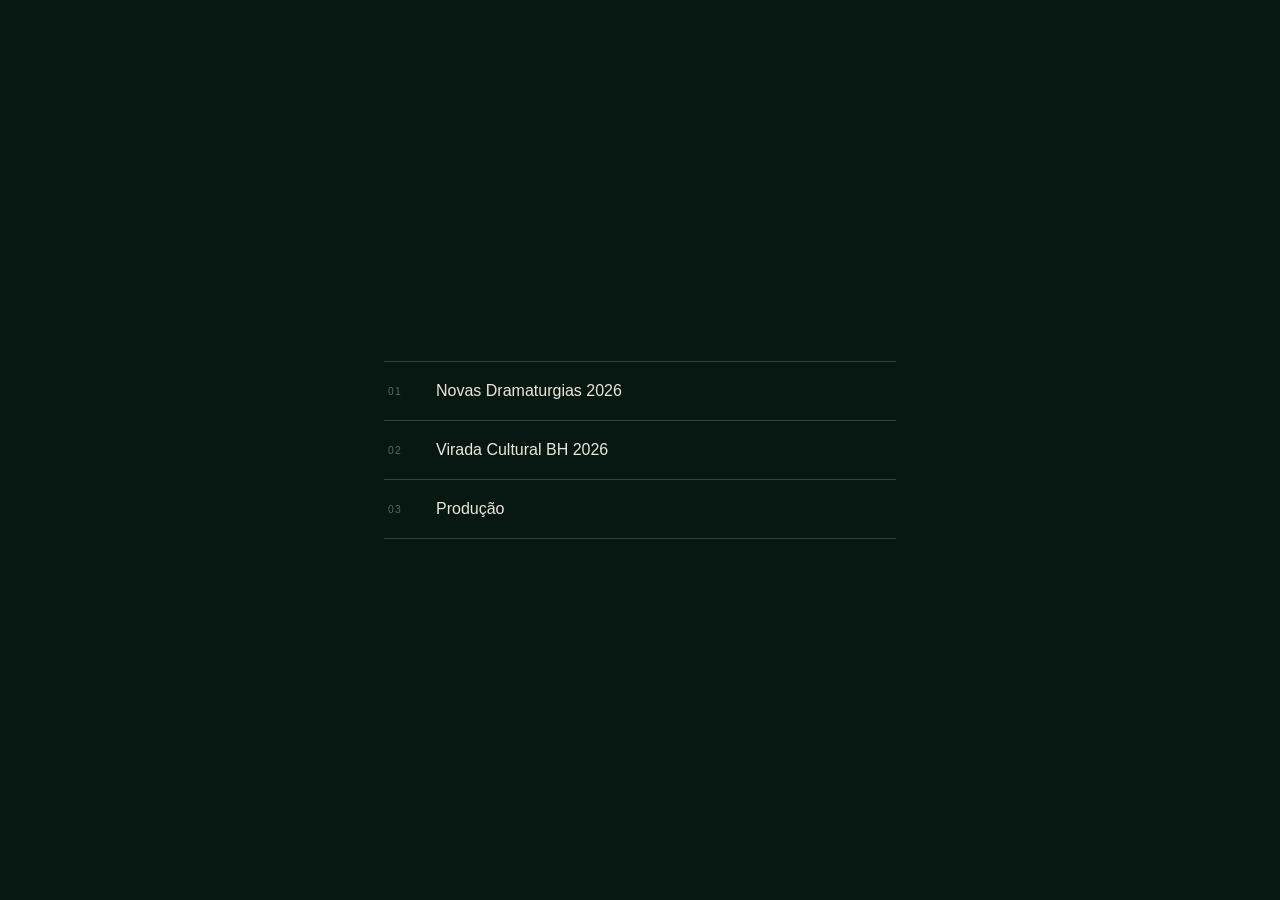
<file: projeto.html>
<!doctype html>
<html lang="pt-BR">
<head>
  <meta charset="utf-8">
  <meta name="viewport" content="width=device-width, initial-scale=1">
  <meta name="theme-color" content="#071812">
  <meta name="description" content="Versões do projeto A Floresta que Fala.">
  <title>Projeto — A Floresta que Fala</title>
  <style>
    :root {
      --floresta-profunda: #071812;
      --areia: #efe5da;
      --coral: #ff7862;
      --branco: #f9f9f8;
    }

    * {
      box-sizing: border-box;
    }

    body {
      margin: 0;
      color: var(--branco);
      background: var(--floresta-profunda);
      font-family: Arial, Helvetica, sans-serif;
    }

    main {
      display: grid;
      min-height: 100svh;
      place-items: center;
      padding: 2rem;
    }

    .project-menu {
      width: min(32rem, 100%);
      text-align: center;
    }

    nav {
      display: flex;
      flex-direction: column;
      border-top: 1px solid rgba(249, 249, 248, .18);
    }

    nav a {
      display: grid;
      grid-template-columns: 2rem 1fr;
      align-items: center;
      gap: 1rem;
      padding: 1.25rem .25rem;
      border-bottom: 1px solid rgba(249, 249, 248, .18);
      color: var(--areia);
      text-align: left;
      text-decoration: none;
      transition: color .25s ease, padding .25s ease;
    }

    nav a span {
      color: rgba(239, 229, 218, .38);
      font-size: .65rem;
      letter-spacing: .12em;
      transition: color .25s ease;
    }

    nav a:hover,
    nav a:focus-visible {
      padding-left: .75rem;
      color: var(--coral);
      outline: none;
    }

    nav a:hover span,
    nav a:focus-visible span {
      color: var(--coral);
    }

    @media (max-width: 480px) {
      main {
        padding: 1.25rem;
      }

    }

    @media (prefers-reduced-motion: reduce) {
      nav a,
      nav a span {
        transition: none;
      }
    }
  </style>
</head>
<body>
  <main>
    <section class="project-menu" aria-label="Versões do projeto">
      <nav aria-label="Versões do projeto">
        <a href="novas_dramaturgias.html">
          <span>01</span>
          Novas Dramaturgias 2026
        </a>
        <a href="viradacultural_bh_2026.html">
          <span>02</span>
          Virada Cultural BH 2026
        </a>
        <a href="producao.html">
          <span>03</span>
          Produção
        </a>
      </nav>
    </section>
  </main>
</body>
</html>
</file>
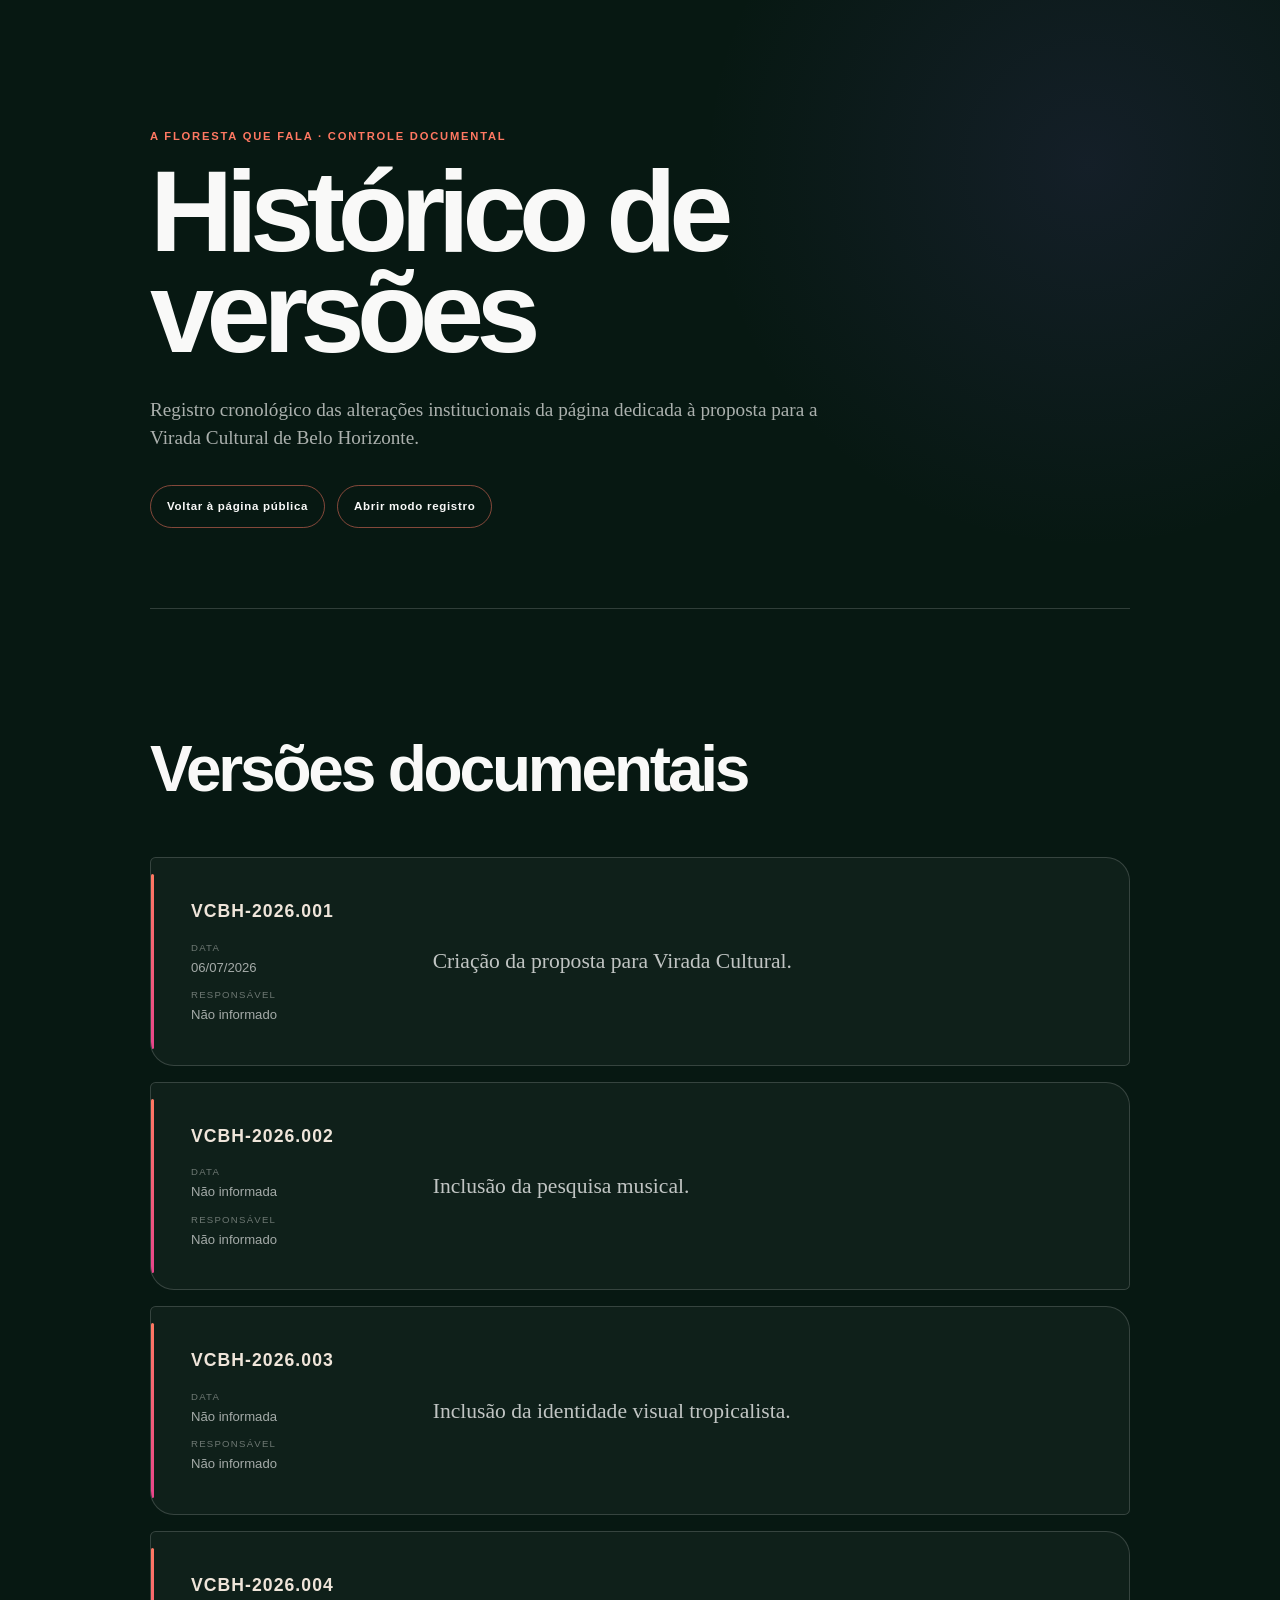
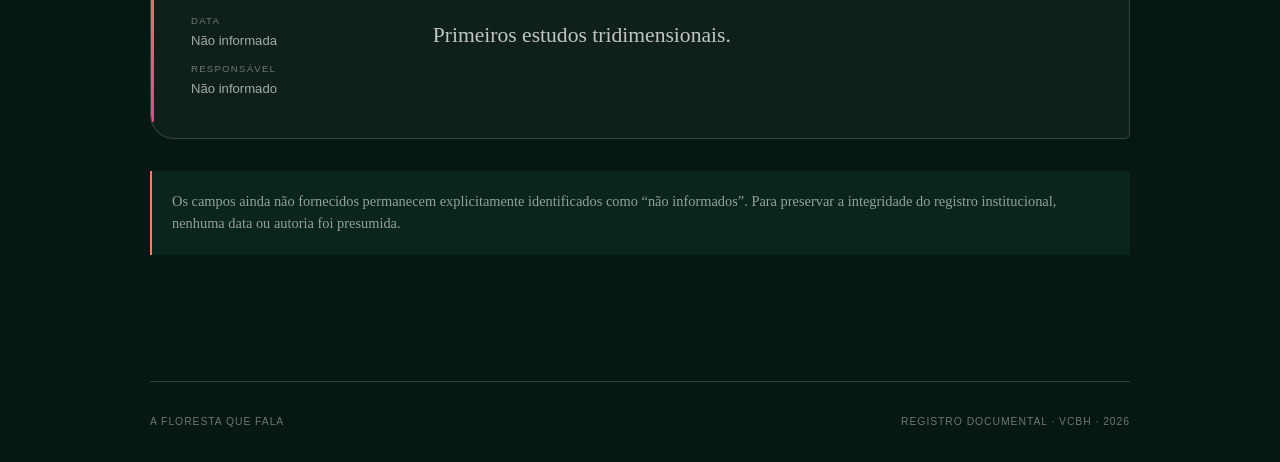
<file: registro.html>
<!doctype html>
<html lang="pt-BR">
<head>
  <meta charset="utf-8">
  <meta name="viewport" content="width=device-width, initial-scale=1">
  <meta name="theme-color" content="#071812">
  <meta name="description" content="Histórico de versões documentais do projeto A Floresta que Fala.">
  <title>Registro documental — A Floresta que Fala</title>
  <style>
    :root {
      --fundo: #071812;
      --verde: #123a2a;
      --coral: #ff7862;
      --areia: #efe5da;
      --branco: #f9f9f8;
      --linha: rgba(249, 249, 248, .17);
      --largura: 980px;
    }

    * { box-sizing: border-box; }

    body {
      margin: 0;
      color: var(--branco);
      background:
        radial-gradient(circle at 85% 8%, rgba(107, 77, 187, .13), transparent 24rem),
        var(--fundo);
      font-family: Arial, Helvetica, sans-serif;
      line-height: 1.5;
    }

    a { color: inherit; }

    header,
    main,
    footer {
      width: min(var(--largura), calc(100% - 3rem));
      margin-inline: auto;
    }

    header {
      padding: clamp(4rem, 10vw, 8rem) 0 clamp(3rem, 7vw, 5rem);
      border-bottom: 1px solid var(--linha);
    }

    .eyebrow {
      margin: 0 0 1rem;
      color: var(--coral);
      font-size: .7rem;
      font-weight: 700;
      letter-spacing: .16em;
      text-transform: uppercase;
    }

    h1 {
      max-width: 9ch;
      margin: 0;
      font-size: clamp(3.2rem, 9vw, 7.5rem);
      letter-spacing: -.065em;
      line-height: .88;
    }

    .intro {
      max-width: 45rem;
      margin: 2rem 0 0;
      color: rgba(249, 249, 248, .68);
      font-family: Georgia, "Times New Roman", serif;
      font-size: clamp(1rem, 2vw, 1.2rem);
    }

    .actions {
      display: flex;
      flex-wrap: wrap;
      gap: .75rem;
      margin-top: 2rem;
    }

    .action {
      display: inline-flex;
      padding: .75rem 1rem;
      border: 1px solid rgba(255, 120, 98, .5);
      border-radius: 999px;
      text-decoration: none;
      font-size: .72rem;
      font-weight: 700;
      letter-spacing: .06em;
      transition: color .25s ease, background .25s ease;
    }

    .action:hover,
    .action:focus-visible {
      color: var(--fundo);
      background: var(--coral);
    }

    main {
      padding: clamp(4rem, 9vw, 7rem) 0;
    }

    h2 {
      margin: 0 0 2.5rem;
      font-size: clamp(2rem, 5vw, 4rem);
      letter-spacing: -.05em;
    }

    .version-list {
      display: grid;
      gap: 1rem;
      margin: 0;
      padding: 0;
      list-style: none;
    }

    .version-card {
      position: relative;
      display: grid;
      grid-template-columns: minmax(10rem, .45fr) minmax(0, 1.55fr);
      gap: clamp(1.5rem, 4vw, 4rem);
      overflow: hidden;
      padding: clamp(1.5rem, 4vw, 2.5rem);
      border: 1px solid var(--linha);
      border-radius: .35rem 1.5rem;
      background: rgba(249, 249, 248, .035);
    }

    .version-card::before {
      position: absolute;
      inset: 1rem auto 1rem 0;
      width: 3px;
      border-radius: 3px;
      content: "";
      background: linear-gradient(var(--coral), #e8458b);
    }

    .version-number {
      margin: 0;
      color: var(--areia);
      font-size: 1.1rem;
      font-weight: 700;
      letter-spacing: .06em;
    }

    .version-meta {
      display: grid;
      gap: .7rem;
      margin: 1rem 0 0;
    }

    .version-meta div {
      display: grid;
      gap: .15rem;
    }

    dt {
      color: rgba(249, 249, 248, .4);
      font-size: .6rem;
      letter-spacing: .13em;
      text-transform: uppercase;
    }

    dd {
      margin: 0;
      color: rgba(249, 249, 248, .64);
      font-size: .82rem;
    }

    .version-description {
      align-self: center;
      margin: 0;
      color: rgba(249, 249, 248, .76);
      font-family: Georgia, "Times New Roman", serif;
      font-size: clamp(1.1rem, 2vw, 1.35rem);
    }

    .notice {
      margin-top: 2rem;
      padding: 1.25rem;
      border-left: 2px solid var(--coral);
      color: rgba(249, 249, 248, .58);
      background: rgba(18, 58, 42, .38);
      font-family: Georgia, "Times New Roman", serif;
      font-size: .9rem;
    }

    footer {
      display: flex;
      justify-content: space-between;
      gap: 1rem;
      padding: 2rem 0;
      border-top: 1px solid var(--linha);
      color: rgba(249, 249, 248, .42);
      font-size: .65rem;
      letter-spacing: .09em;
      text-transform: uppercase;
    }

    @media (max-width: 620px) {
      .version-card { grid-template-columns: 1fr; gap: 1rem; }
      footer { flex-direction: column; }
    }

    @page {
      size: A4 portrait;
      margin: 16mm;
    }

    @media print {
      body {
        color: #171717;
        background: #fff;
        font-size: 10pt;
        print-color-adjust: exact;
        -webkit-print-color-adjust: exact;
      }

      header,
      main,
      footer {
        width: 100%;
      }

      header {
        padding: 0 0 10mm;
        border-color: #999;
      }

      h1 { color: #111; font-size: 34pt; }
      h2 { color: #111; font-size: 22pt; }
      .intro,
      .version-description,
      dd,
      .notice { color: #333; }
      .actions { display: none; }

      main { padding: 12mm 0; }

      .version-card {
        break-inside: avoid-page;
        page-break-inside: avoid;
        color: #171717;
        border-color: #999;
        background: #fff;
      }

      .version-number { color: #171717; }
      dt { color: #555; }
      footer { color: #444; border-color: #999; }
    }
  </style>
</head>
<body>
  <header>
    <p class="eyebrow">A Floresta que Fala · Controle documental</p>
    <h1>Histórico de versões</h1>
    <p class="intro">Registro cronológico das alterações institucionais da página dedicada à proposta para a Virada Cultural de Belo Horizonte.</p>
    <div class="actions">
      <a class="action" href="viradacultural_bh_2026.html">Voltar à página pública</a>
      <a class="action" href="viradacultural_bh_2026.html?registro=true">Abrir modo registro</a>
    </div>
  </header>

  <main>
    <section aria-labelledby="titulo-versoes">
      <h2 id="titulo-versoes">Versões documentais</h2>
      <ol class="version-list">
        <li class="version-card">
          <div>
            <p class="version-number">VCBH-2026.001</p>
            <dl class="version-meta">
              <div><dt>Data</dt><dd>06/07/2026</dd></div>
              <div><dt>Responsável</dt><dd>Não informado</dd></div>
            </dl>
          </div>
          <p class="version-description">Criação da proposta para Virada Cultural.</p>
        </li>

        <li class="version-card">
          <div>
            <p class="version-number">VCBH-2026.002</p>
            <dl class="version-meta">
              <div><dt>Data</dt><dd>Não informada</dd></div>
              <div><dt>Responsável</dt><dd>Não informado</dd></div>
            </dl>
          </div>
          <p class="version-description">Inclusão da pesquisa musical.</p>
        </li>

        <li class="version-card">
          <div>
            <p class="version-number">VCBH-2026.003</p>
            <dl class="version-meta">
              <div><dt>Data</dt><dd>Não informada</dd></div>
              <div><dt>Responsável</dt><dd>Não informado</dd></div>
            </dl>
          </div>
          <p class="version-description">Inclusão da identidade visual tropicalista.</p>
        </li>

        <li class="version-card">
          <div>
            <p class="version-number">VCBH-2026.004</p>
            <dl class="version-meta">
              <div><dt>Data</dt><dd>Não informada</dd></div>
              <div><dt>Responsável</dt><dd>Não informado</dd></div>
            </dl>
          </div>
          <p class="version-description">Primeiros estudos tridimensionais.</p>
        </li>
      </ol>

      <p class="notice">Os campos ainda não fornecidos permanecem explicitamente identificados como “não informados”. Para preservar a integridade do registro institucional, nenhuma data ou autoria foi presumida.</p>
    </section>
  </main>

  <footer>
    <span>A Floresta que Fala</span>
    <span>Registro documental · VCBH · 2026</span>
  </footer>
</body>
</html>
</file>
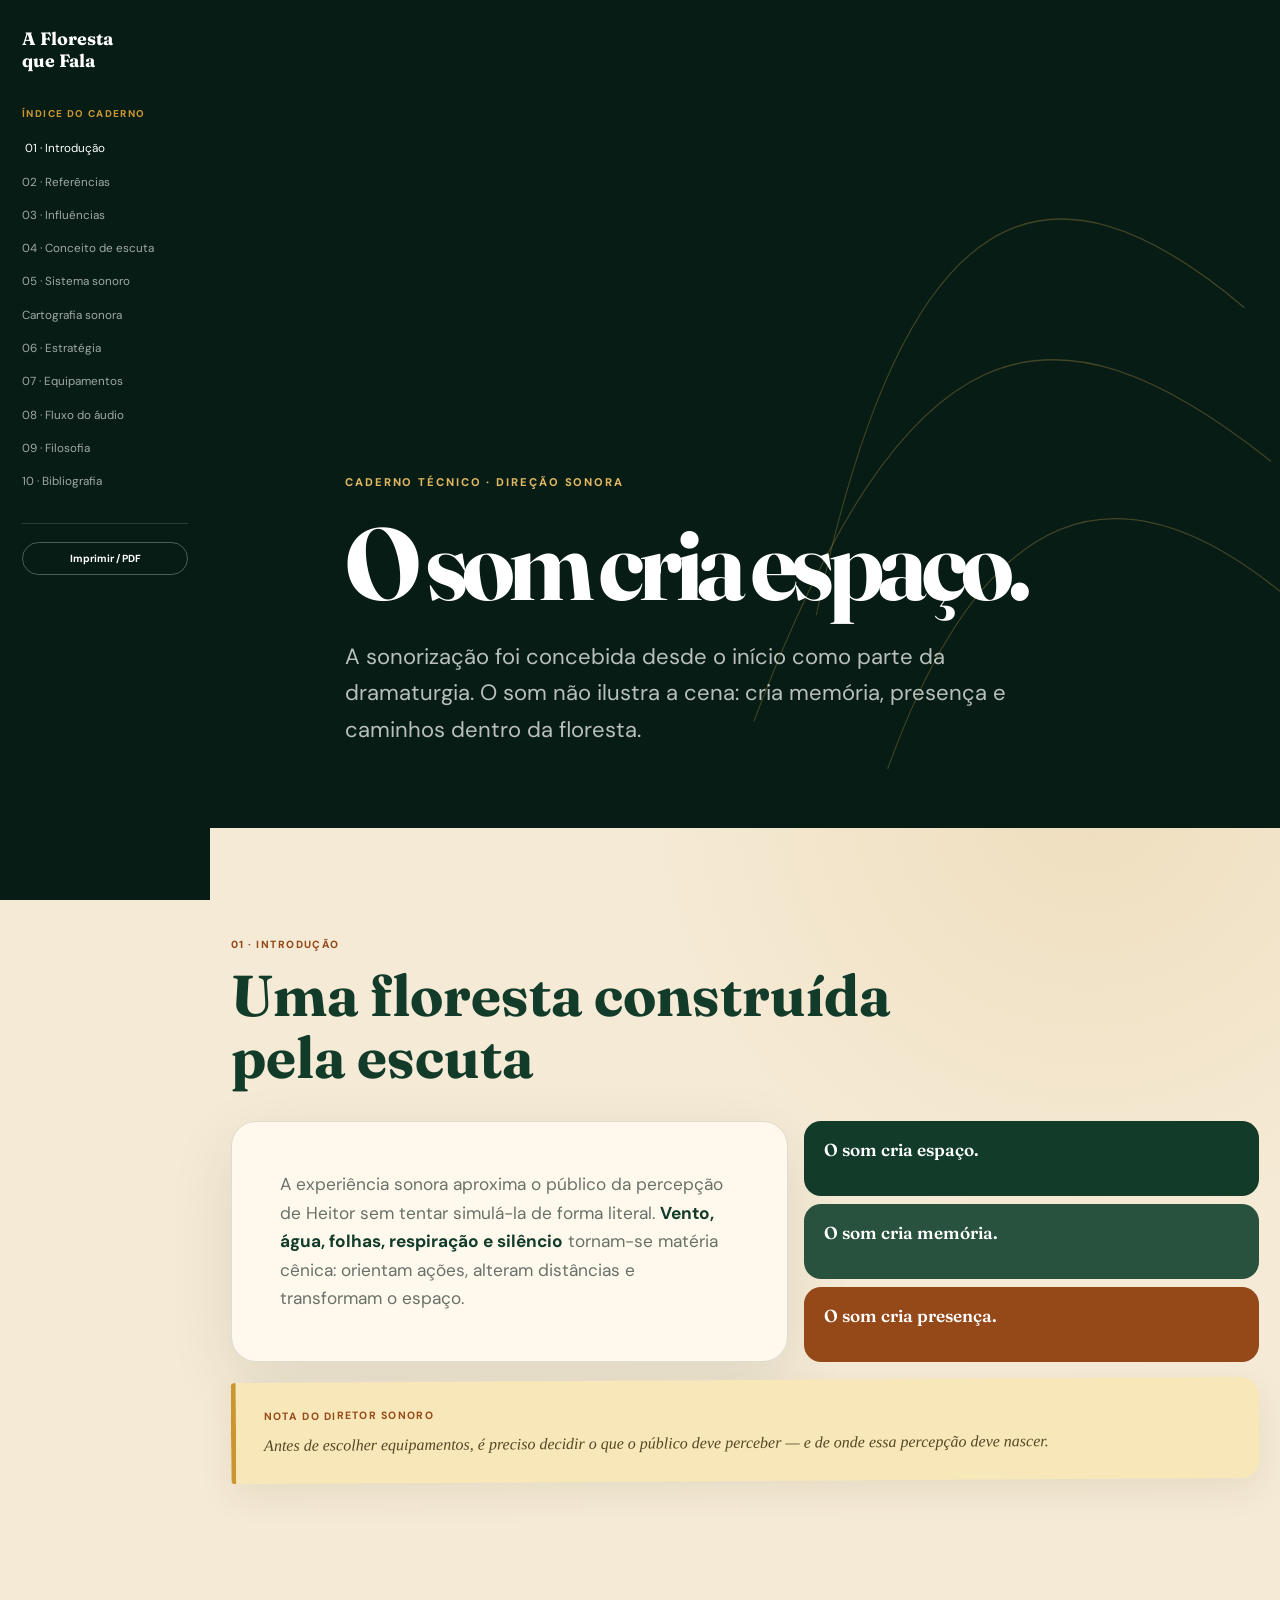
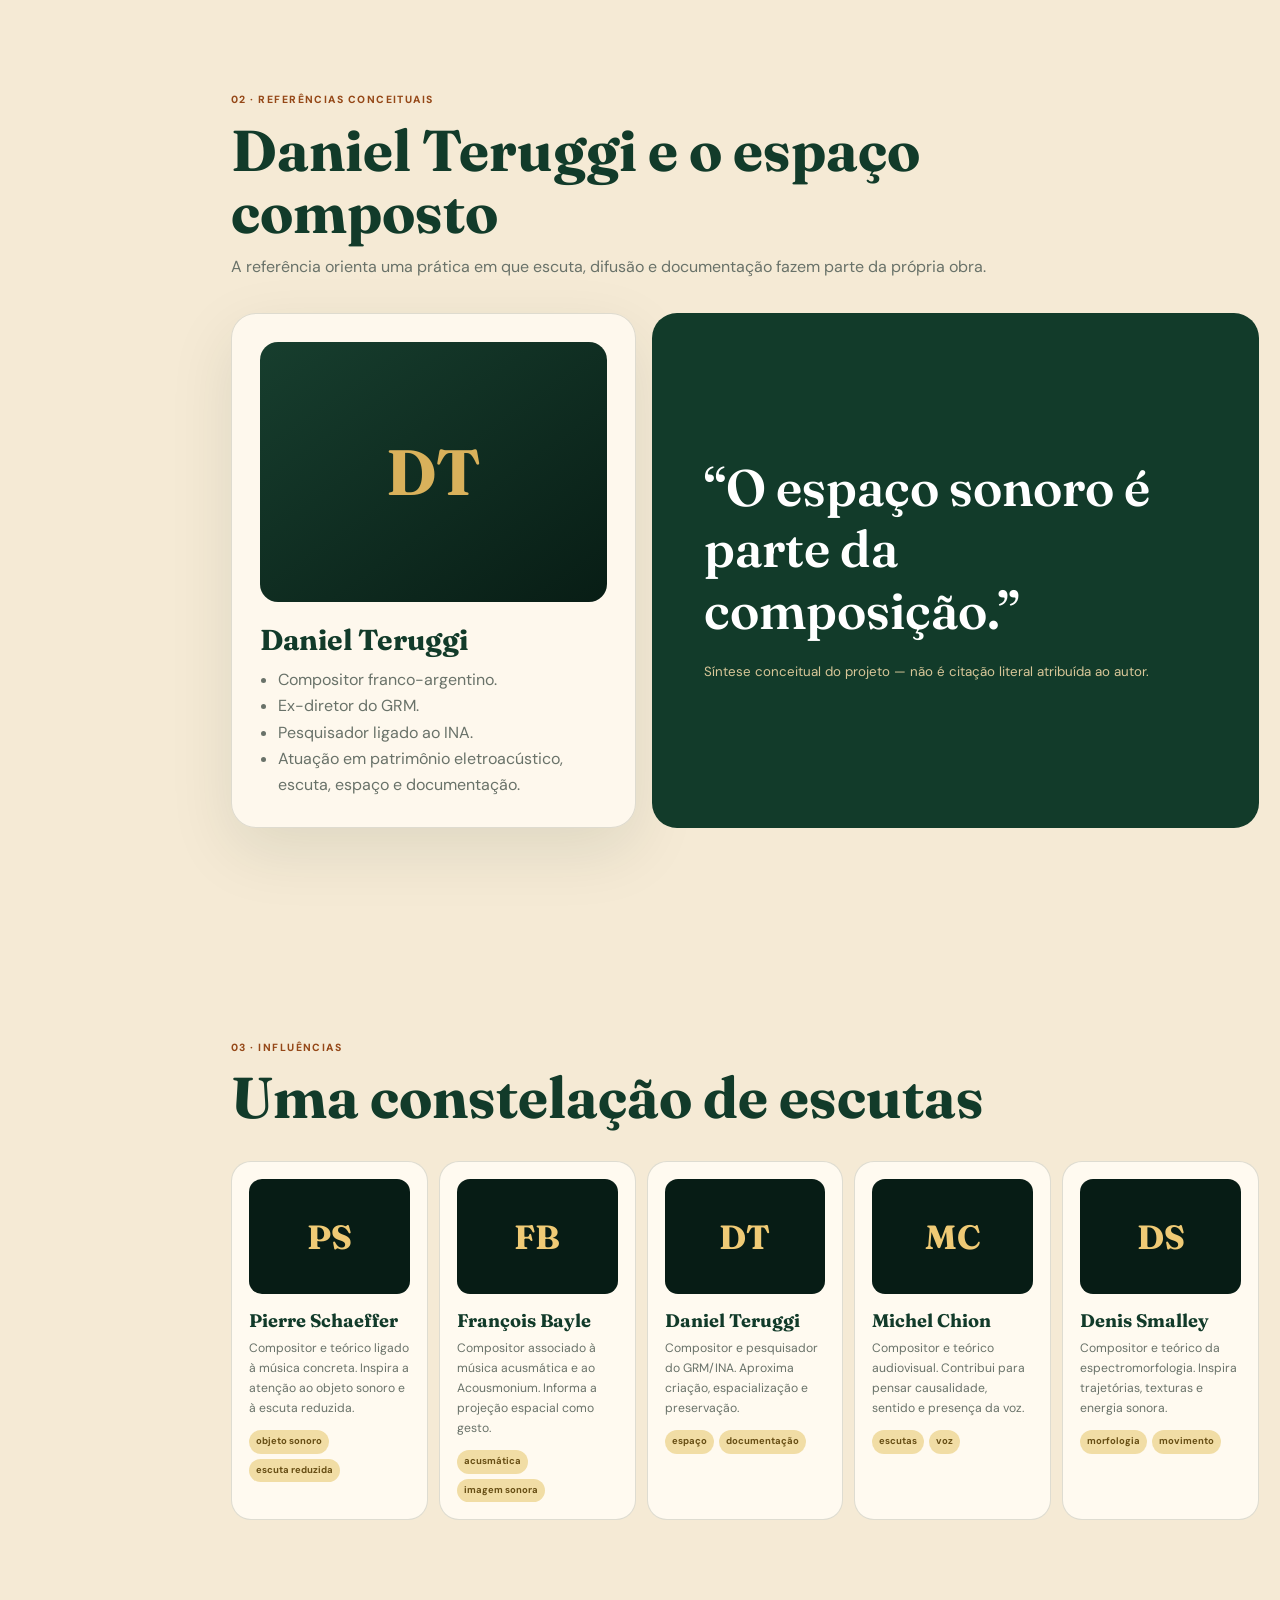
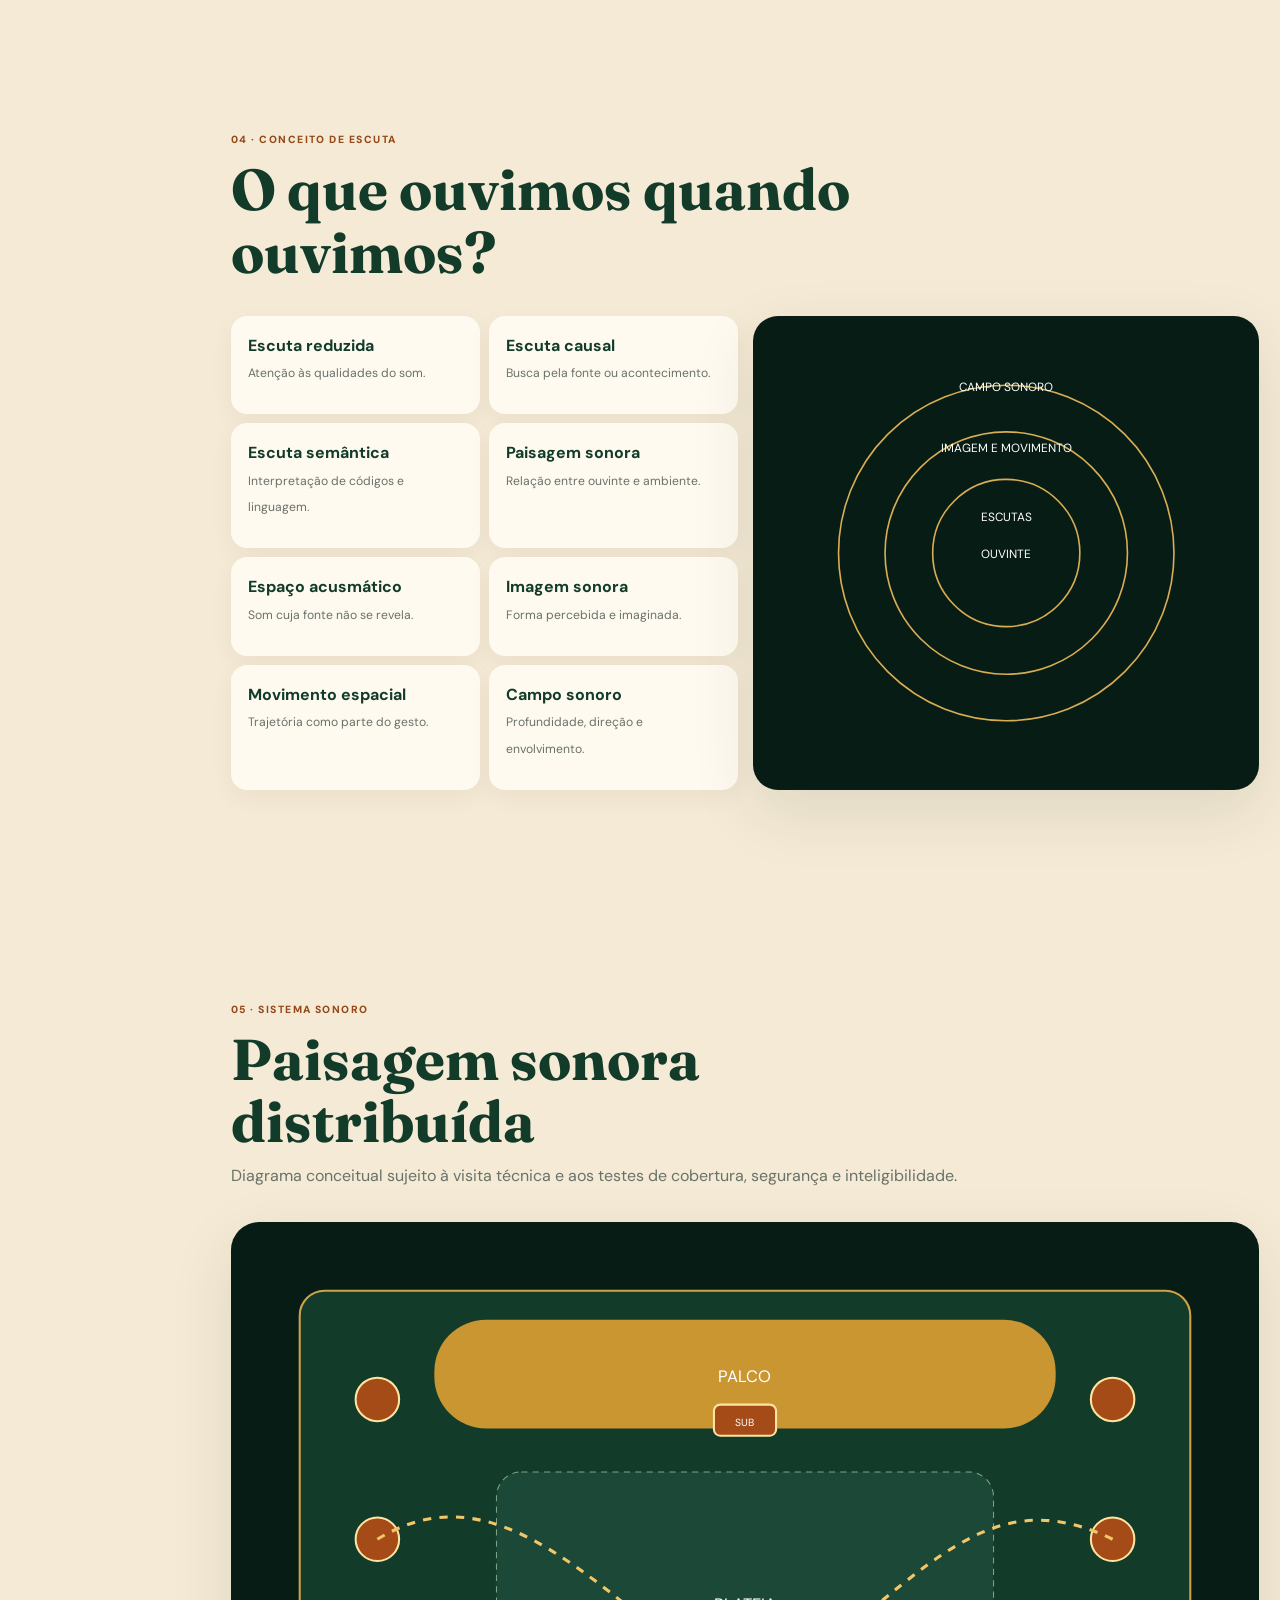
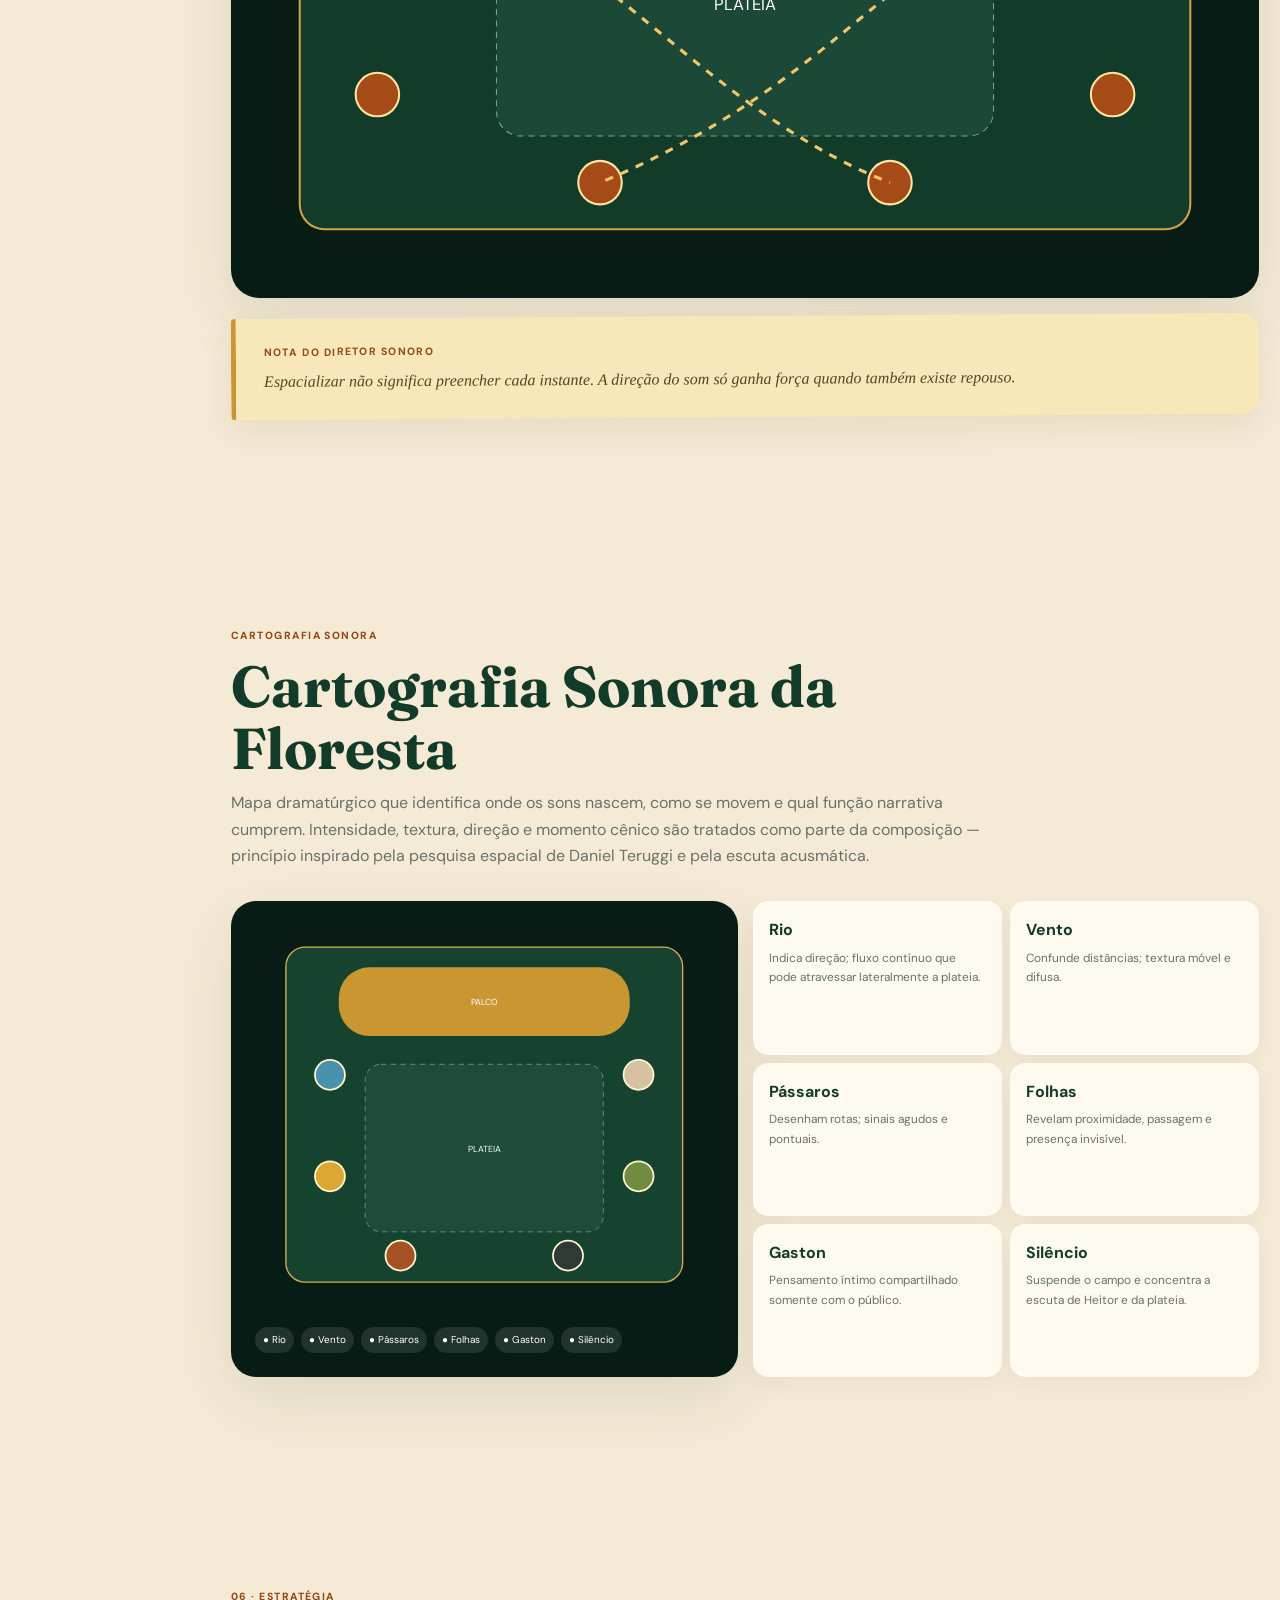
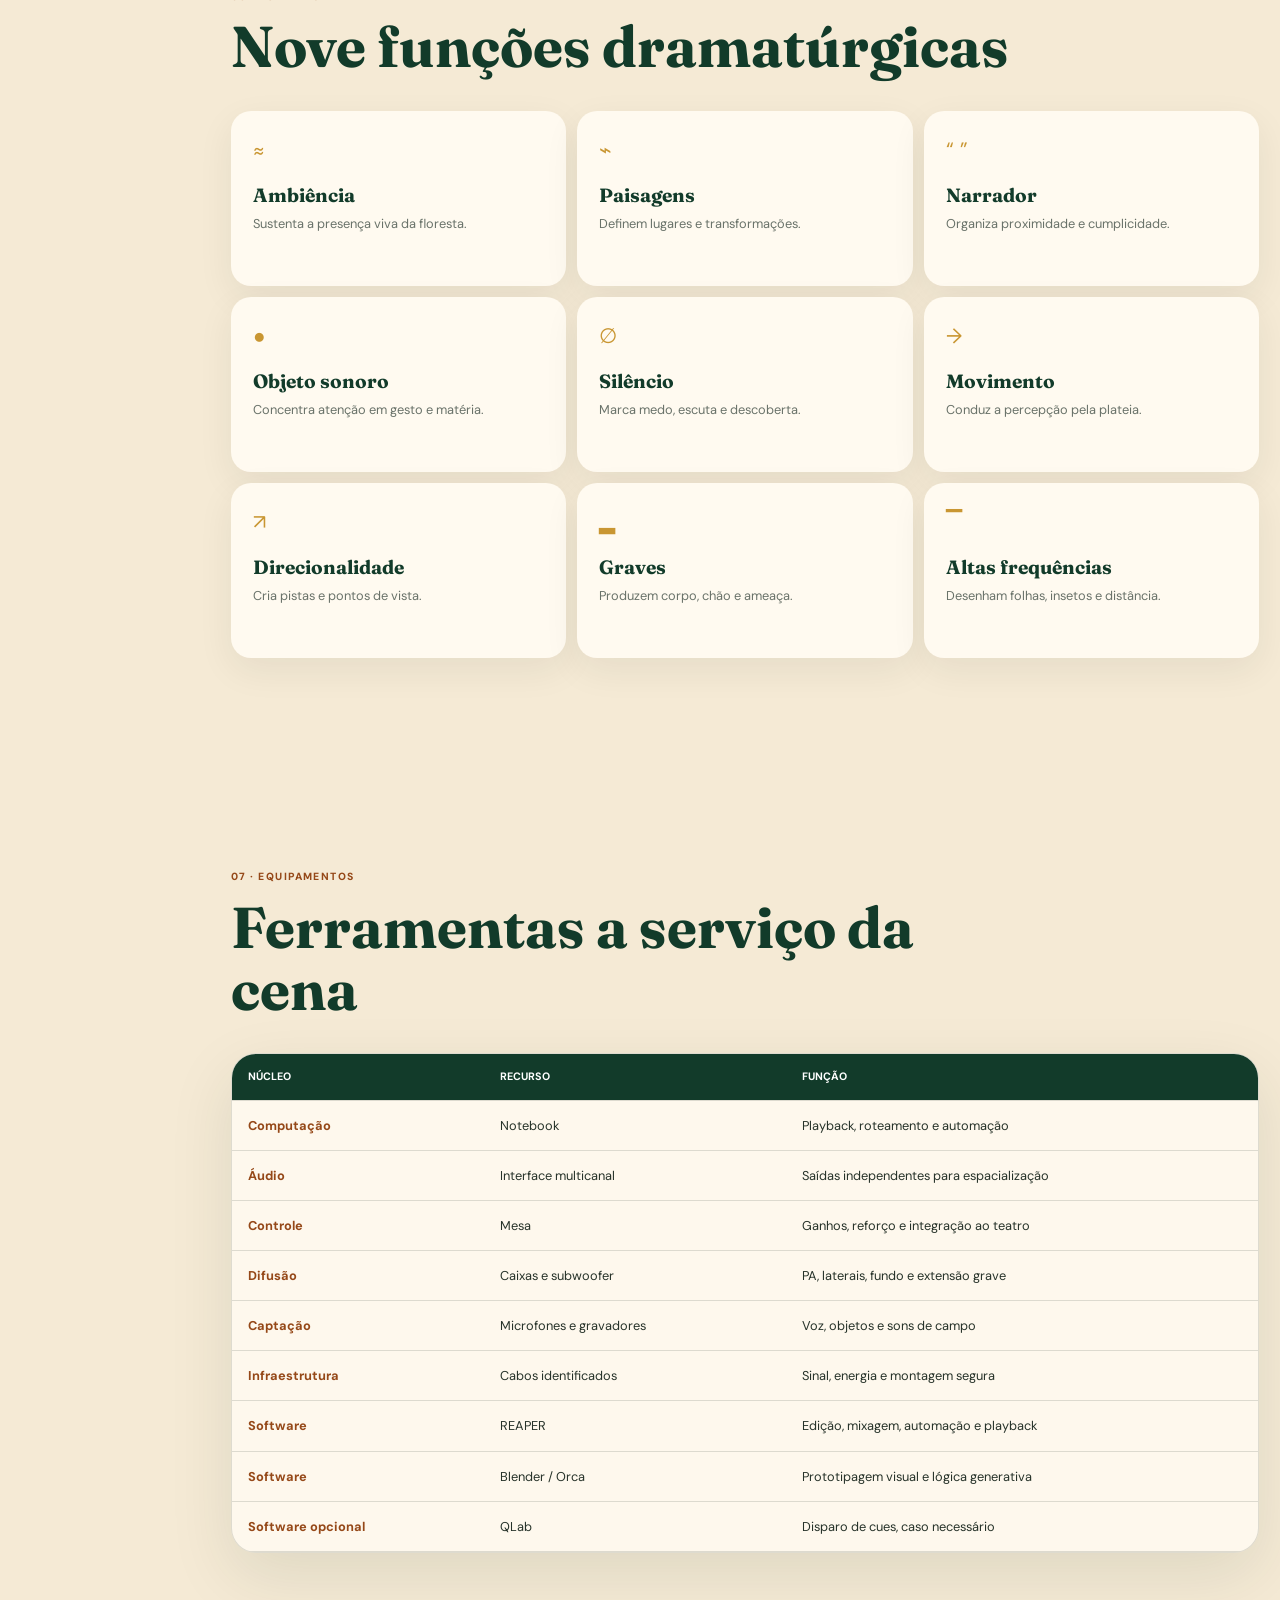
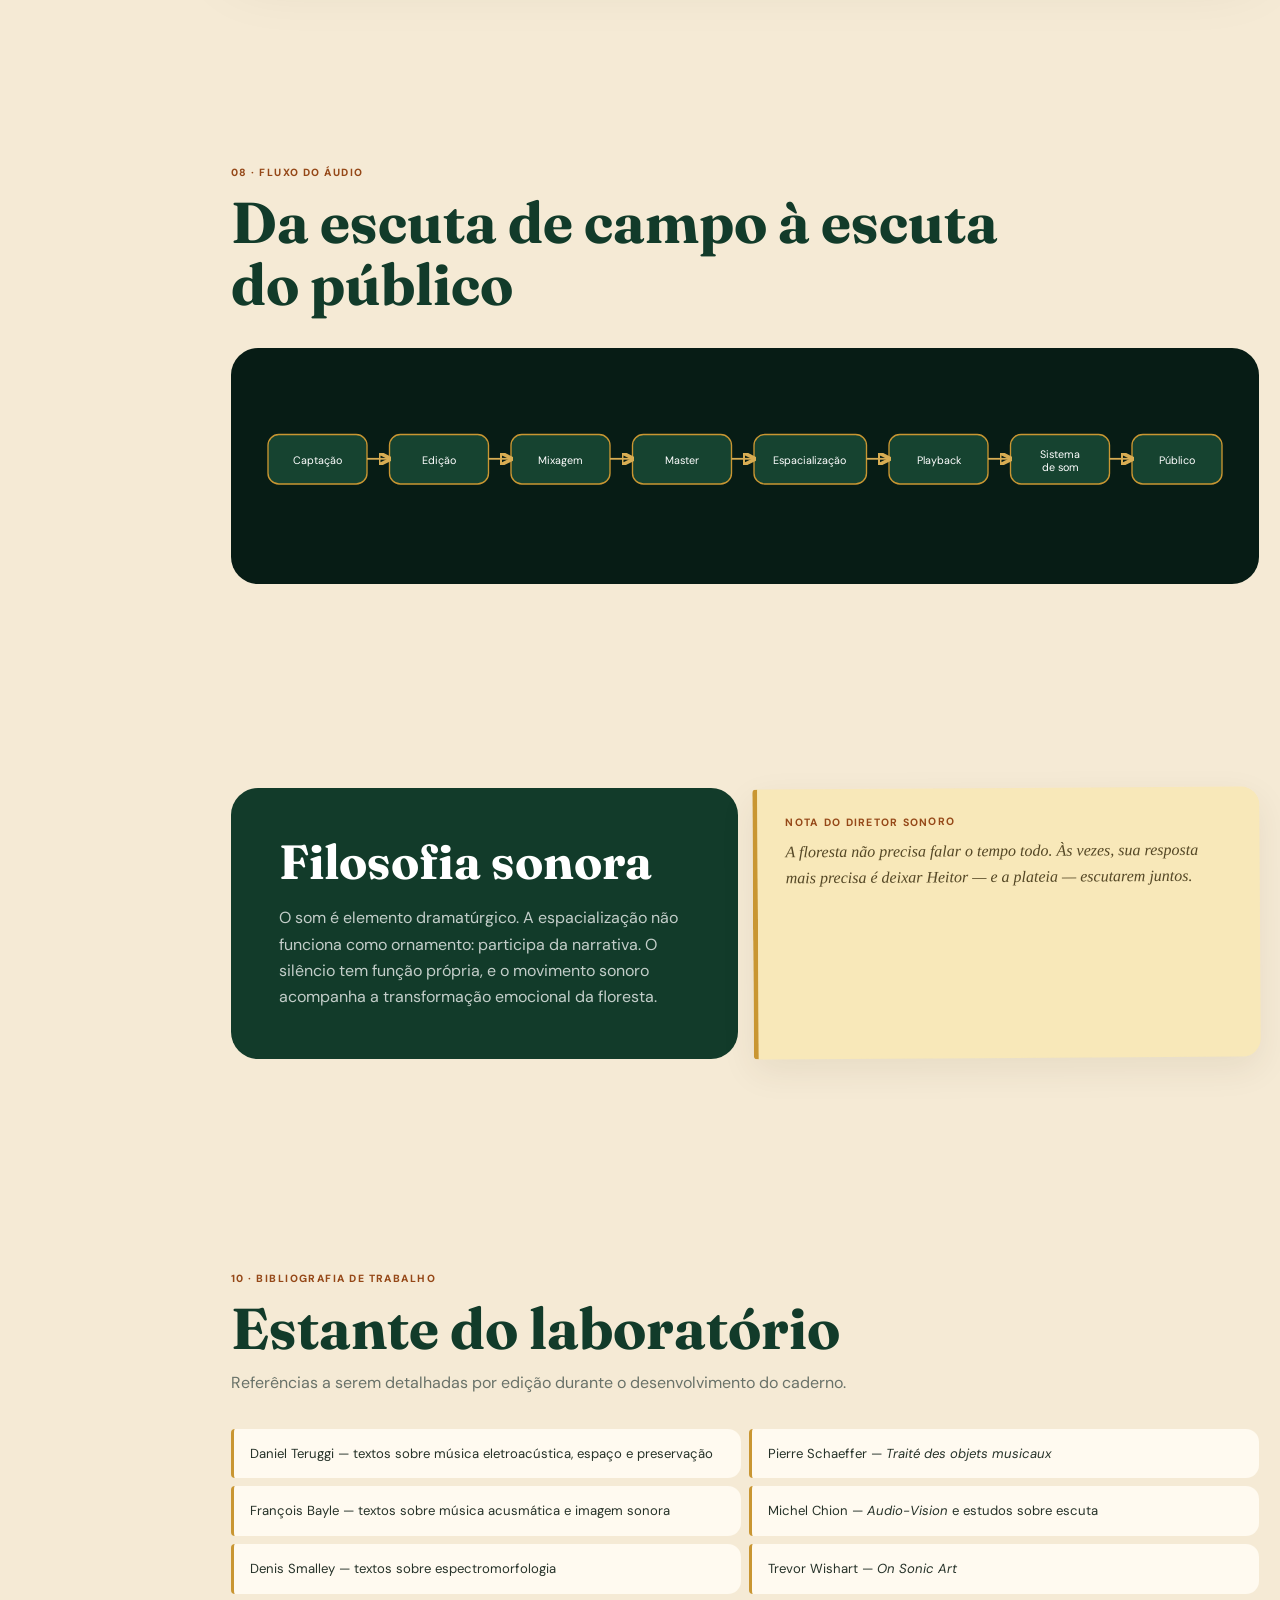
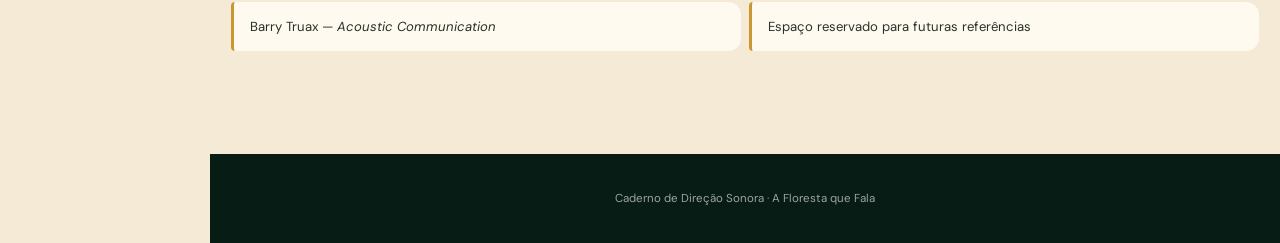
<file: sonorizacao.html>
<!doctype html>
<html lang="pt-BR">
<head>
  <meta charset="utf-8">
  <meta name="viewport" content="width=device-width, initial-scale=1">
  <meta name="theme-color" content="#102d22">
  <meta name="description" content="Caderno técnico de direção sonora de A Floresta que Fala.">
  <title>Caderno de Direção Sonora — A Floresta que Fala</title>
  <style>
    @import url("https://fonts.googleapis.com/css2?family=DM+Sans:wght@400;500;600;700&family=Fraunces:opsz,wght@9..144,600;9..144,700&display=swap");
    :root{--forest:#123b2a;--deep:#071c15;--paper:#f5ead5;--sheet:#fffaf0;--gold:#c99632;--earth:#954818;--ink:#263229;--muted:#697269;--line:rgba(35,48,38,.15);--shadow:0 22px 65px rgba(24,45,31,.1)}
    *{box-sizing:border-box}html{scroll-behavior:smooth;scroll-padding-top:30px}
    body{margin:0;color:var(--ink);font-family:"DM Sans",Arial,sans-serif;line-height:1.65;background:radial-gradient(circle at 85% 8%,rgba(201,150,50,.14),transparent 28rem),var(--paper)}
    a{color:inherit}.wrap{width:min(1120px,calc(100% - 42px));margin-inline:auto}
    h1,h2,h3{font-family:"Fraunces",Georgia,serif;line-height:1.08}

    .side-nav{position:fixed;z-index:30;top:0;left:0;width:210px;height:100vh;padding:28px 22px;overflow:auto;color:#fff;background:var(--deep)}
    .side-nav .brand{display:block;margin-bottom:35px;color:#fff;text-decoration:none;font:700 1.12rem/1.2 "Fraunces",serif}
    .side-nav small{display:block;margin-bottom:10px;color:var(--gold);font-size:.62rem;font-weight:800;letter-spacing:.14em;text-transform:uppercase}
    .side-nav a:not(.brand){display:block;padding:7px 0;color:rgba(255,255,255,.62);text-decoration:none;font-size:.73rem;transition:.2s}
    .side-nav a:hover,.side-nav a.active{color:#fff;transform:translateX(3px)}
    .side-actions{margin-top:25px;padding-top:18px;border-top:1px solid rgba(255,255,255,.14)}
    .print{width:100%;padding:9px;border:1px solid rgba(255,255,255,.28);border-radius:999px;color:#fff;background:transparent;font:700 .64rem "DM Sans";cursor:pointer}
    .page{margin-left:210px}

    .hero{position:relative;min-height:92vh;display:grid;align-items:end;padding:70px 0 80px;overflow:hidden;color:#fff;background:var(--deep)}
    .hero-copy{position:relative;z-index:2;max-width:800px}.kicker{color:#e0b762;font-size:.7rem;font-weight:800;letter-spacing:.17em;text-transform:uppercase}
    h1{margin:14px 0 20px;font-size:clamp(3.4rem,8vw,7.6rem);letter-spacing:-.055em}
    .hero-lead{max-width:680px;margin:0;color:rgba(255,255,255,.72);font-size:clamp(1.1rem,2vw,1.38rem)}
    .sound-art{position:absolute;inset:0;opacity:.8}.sound-art svg{width:100%;height:100%}
    .sound-art .wave{fill:none;stroke:#d7ab50;stroke-width:1.2;opacity:.35;animation:pulse 6s ease-in-out infinite alternate}
    .sound-art .wave:nth-child(2){animation-delay:-2s}.sound-art .wave:nth-child(3){animation-delay:-4s}

    section{padding:clamp(60px,8vw,105px) 0}.head{max-width:780px;margin-bottom:32px}.head .num{color:var(--earth);font-size:.65rem;font-weight:800;letter-spacing:.14em}
    .head h2{margin:8px 0 10px;color:var(--forest);font-size:clamp(2rem,4.5vw,3.6rem)}.head p{margin:0;color:var(--muted)}
    .manifesto{display:grid;grid-template-columns:1.1fr .9fr;gap:16px}.essay,.note,.profile,.card,.table-box,.diagram-box{border:1px solid var(--line);border-radius:25px;background:rgba(255,250,240,.9);box-shadow:var(--shadow)}
    .essay{padding:clamp(28px,5vw,48px);font-size:1.08rem}.essay p{margin:0;color:var(--muted)}.essay strong{color:var(--forest)}
    .principles{display:grid;gap:8px}.principle{padding:18px 20px;border-radius:17px;color:#fff;background:var(--forest);font:600 1.08rem "Fraunces",serif}.principle:nth-child(2){background:#28523d}.principle:nth-child(3){background:var(--earth)}

    .director-note{position:relative;padding:25px 28px;border-left:5px solid var(--gold);border-radius:4px 18px 18px 4px;color:#544725;background:#f8e8b9;box-shadow:0 12px 35px rgba(59,45,14,.08);transform:rotate(-.35deg)}
    .director-note b{display:block;margin-bottom:8px;color:var(--earth);font-size:.66rem;letter-spacing:.12em;text-transform:uppercase}.director-note p{margin:0;font:italic 1rem/1.6 Georgia,serif}

    .teruggi{display:grid;grid-template-columns:.8fr 1.2fr;gap:16px}.profile{padding:28px}.portrait{aspect-ratio:4/3;display:grid;place-items:center;border-radius:18px;color:#d9b15b;background:linear-gradient(145deg,#173e2e,#081d15);font:700 4rem "Fraunces";overflow:hidden}
    .profile h3{margin:22px 0 8px;color:var(--forest);font-size:1.8rem}.profile ul{margin:12px 0 0;padding-left:18px;color:var(--muted)}
    .concept-quote{display:grid;align-content:center;padding:clamp(28px,5vw,52px);border-radius:25px;color:#fff;background:var(--forest)}
    .concept-quote blockquote{margin:0;font:600 clamp(1.8rem,4vw,3.2rem)/1.2 "Fraunces",serif}.concept-quote small{margin-top:20px;color:#d9c799}

    .influence-grid{display:grid;grid-template-columns:repeat(5,1fr);gap:11px}.influence{padding:17px;border:1px solid var(--line);border-radius:20px;background:var(--sheet)}
    .mini-portrait{height:115px;display:grid;place-items:center;border-radius:13px;color:#efca75;background:var(--deep);font:700 2.1rem "Fraunces"}.influence h3{margin:17px 0 7px;color:var(--forest);font-size:1.14rem}
    .influence p{margin:0 0 12px;color:var(--muted);font-size:.76rem}.tags{display:flex;gap:5px;flex-wrap:wrap}.tags span{padding:4px 7px;border-radius:999px;color:#674e14;background:#f1dda5;font-size:.59rem;font-weight:700}

    .listening-grid{display:grid;grid-template-columns:1fr 1fr;gap:15px}.concepts{display:grid;grid-template-columns:1fr 1fr;gap:9px}.concept{padding:17px;border-radius:16px;background:var(--sheet);box-shadow:0 8px 25px rgba(24,45,31,.05)}
    .concept b{display:block;color:var(--forest)}.concept span{color:var(--muted);font-size:.76rem}.diagram-box{display:grid;place-items:center;padding:25px;background:var(--deep)}.diagram-box svg{width:100%;height:auto}.diagram-box text{font-family:"DM Sans";font-size:11px;fill:#fff}.diagram-box circle{fill:none;stroke:#d8ad53;stroke-width:1.5}

    .system{padding:clamp(28px,5vw,48px);border-radius:28px;color:#fff;background:var(--deep);box-shadow:var(--shadow)}.system svg{display:block;width:100%;height:auto;max-height:620px}
    .system text{font-family:"DM Sans";fill:#fff}.system .room{fill:#123b2a;stroke:#d0a247;stroke-width:2}.system .stage{fill:#c99632}.system .audience{fill:#1c4937;stroke:#80a389;stroke-dasharray:6 5}
    .system .speaker{fill:#a54b18;stroke:#ffe4a1;stroke-width:2}.system .path{fill:none;stroke:#f3c667;stroke-width:3;stroke-dasharray:8 8;animation:dash 3s linear infinite}
    .cartography-grid{display:grid;grid-template-columns:1fr 1fr;gap:15px}.map-card{padding:24px;border-radius:25px;color:#fff;background:var(--deep);box-shadow:var(--shadow)}.map-card svg{width:100%;height:auto}.map-card .zone{fill:#164330;stroke:#d8ad53;stroke-width:1.5}.map-card .source{stroke:#fff4cf;stroke-width:2;animation:map-pulse 2.8s ease-in-out infinite alternate}.map-card text{font:10px "DM Sans";fill:#fff}.legend{display:flex;gap:7px;margin-top:14px;flex-wrap:wrap}.legend span{padding:5px 8px;border-radius:999px;background:rgba(255,255,255,.1);font-size:.62rem}.sound-functions{display:grid;grid-template-columns:1fr 1fr;gap:8px}.sound-function{padding:16px;border-radius:15px;background:var(--sheet);box-shadow:0 8px 25px rgba(24,45,31,.05)}.sound-function b{display:block;color:var(--forest)}.sound-function p{margin:5px 0 0;color:var(--muted);font-size:.74rem}

    .strategy-grid{display:grid;grid-template-columns:repeat(3,1fr);gap:11px}.strategy-card{min-height:175px;padding:22px;border-radius:20px;background:var(--sheet);box-shadow:0 12px 36px rgba(24,45,31,.07)}
    .strategy-card i{font-style:normal;color:var(--gold);font-size:1.3rem}.strategy-card h3{margin:18px 0 7px;color:var(--forest);font-size:1.2rem}.strategy-card p{margin:0;color:var(--muted);font-size:.8rem}

    .table-box{overflow:auto}table{width:100%;min-width:780px;border-collapse:collapse;font-size:.8rem}th,td{padding:14px 16px;border-bottom:1px solid var(--line);text-align:left}th{color:#fff;background:var(--forest);font-size:.67rem;text-transform:uppercase}td:first-child{color:var(--earth);font-weight:700}
    .flow{padding:28px;border-radius:27px;background:var(--deep)}.flow svg{width:100%;height:auto}.flow rect{fill:#164330;stroke:#c99632;stroke-width:1.5}.flow text{font-family:"DM Sans";font-size:12px;fill:#fff}.flow path{fill:none;stroke:#d8ad53;stroke-width:2;marker-end:url(#arrow)}

    .philosophy{display:grid;grid-template-columns:1fr 1fr;gap:15px}.philosophy-card{padding:clamp(28px,5vw,48px);border-radius:27px;color:#fff;background:var(--forest)}.philosophy-card h2{margin:0 0 17px;font-size:clamp(2rem,4vw,3rem)}.philosophy-card p{margin:0;color:rgba(255,255,255,.75)}
    .bibliography{display:grid;grid-template-columns:repeat(2,1fr);gap:8px;margin:0;padding:0;list-style:none}.bibliography li{padding:14px 16px;border-left:3px solid var(--gold);border-radius:4px 13px 13px 4px;background:var(--sheet);font-size:.82rem}
    footer{margin-left:210px;padding:35px;color:rgba(255,255,255,.6);background:var(--deep);text-align:center;font-size:.72rem}
    .reveal{opacity:0;transform:translateY(20px);transition:opacity .7s ease,transform .7s ease}.reveal.visible{opacity:1;transform:none}
    @keyframes pulse{to{transform:translate(18px,-10px)}}@keyframes dash{to{stroke-dashoffset:-32}}@keyframes map-pulse{to{filter:drop-shadow(0 0 7px #f5c65d);opacity:.72}}

    @media(max-width:1050px){.side-nav{position:sticky;width:100%;height:auto;display:flex;padding:15px 20px;align-items:center;overflow:auto}.side-nav .brand{margin:0 25px 0 0;white-space:nowrap}.side-nav small,.side-actions{display:none}.side-nav a:not(.brand){padding:7px 9px;white-space:nowrap}.page,footer{margin-left:0}.influence-grid{grid-template-columns:repeat(3,1fr)}}
    @media(max-width:720px){.wrap{width:min(100% - 28px,1120px)}.manifesto,.teruggi,.listening-grid,.philosophy,.cartography-grid{grid-template-columns:1fr}.influence-grid,.strategy-grid{grid-template-columns:1fr 1fr}.concepts{grid-template-columns:1fr}.hero{min-height:78vh}.bibliography{grid-template-columns:1fr}}
    @media(max-width:480px){.influence-grid,.strategy-grid{grid-template-columns:1fr}}
    @media(prefers-reduced-motion:reduce){*{scroll-behavior:auto!important;animation:none!important;transition:none!important}.reveal{opacity:1;transform:none}}
    @media print{@page{margin:12mm}.side-nav{display:none}.page,footer{margin:0}.hero{min-height:auto;padding:25px;background:#fff;color:var(--ink)}.hero-lead{color:var(--muted)}section{padding:25px 0}.reveal{opacity:1;transform:none}.card,.profile,.table-box{box-shadow:none}}
  </style>
</head>
<body>
  <nav class="side-nav" aria-label="Caderno de direção sonora">
    <a class="brand" href="novas_dramaturgias.html">A Floresta<br>que Fala</a>
    <div>
      <small>Índice do caderno</small>
      <a href="#introducao">01 · Introdução</a><a href="#referencias">02 · Referências</a>
      <a href="#influencias">03 · Influências</a><a href="#escuta">04 · Conceito de escuta</a>
      <a href="#sistema">05 · Sistema sonoro</a><a href="#cartografia">Cartografia sonora</a><a href="#estrategia">06 · Estratégia</a>
      <a href="#equipamentos">07 · Equipamentos</a><a href="#fluxo">08 · Fluxo do áudio</a>
      <a href="#filosofia">09 · Filosofia</a><a href="#bibliografia">10 · Bibliografia</a>
    </div>
    <div class="side-actions"><button class="print" type="button" onclick="window.print()">Imprimir / PDF</button></div>
  </nav>

  <main class="page">
    <header class="hero" id="introducao">
      <div class="sound-art" aria-hidden="true">
        <svg viewBox="0 0 1200 700" preserveAspectRatio="none"><path class="wave" d="M680 520 C780 160 940 120 1160 260"/><path class="wave" d="M610 610 C780 270 940 240 1190 390"/><path class="wave" d="M760 650 C870 420 1020 390 1200 500"/></svg>
      </div>
      <div class="wrap hero-copy"><span class="kicker">Caderno técnico · Direção sonora</span><h1>O som cria espaço.</h1><p class="hero-lead">A sonorização foi concebida desde o início como parte da dramaturgia. O som não ilustra a cena: cria memória, presença e caminhos dentro da floresta.</p></div>
    </header>

    <section class="wrap reveal">
      <div class="head"><span class="num">01 · INTRODUÇÃO</span><h2>Uma floresta construída pela escuta</h2></div>
      <div class="manifesto"><article class="essay"><p>A experiência sonora aproxima o público da percepção de Heitor sem tentar simulá-la de forma literal. <strong>Vento, água, folhas, respiração e silêncio</strong> tornam-se matéria cênica: orientam ações, alteram distâncias e transformam o espaço.</p></article><div class="principles"><div class="principle">O som cria espaço.</div><div class="principle">O som cria memória.</div><div class="principle">O som cria presença.</div></div></div>
      <aside class="director-note" style="margin-top:18px"><b>Nota do Diretor Sonoro</b><p>Antes de escolher equipamentos, é preciso decidir o que o público deve perceber — e de onde essa percepção deve nascer.</p></aside>
    </section>

    <section class="wrap reveal" id="referencias">
      <div class="head"><span class="num">02 · REFERÊNCIAS CONCEITUAIS</span><h2>Daniel Teruggi e o espaço composto</h2><p>A referência orienta uma prática em que escuta, difusão e documentação fazem parte da própria obra.</p></div>
      <div class="teruggi"><article class="profile"><div class="portrait" role="img" aria-label="Espaço reservado para fotografia de Daniel Teruggi">DT</div><h3>Daniel Teruggi</h3><ul><li>Compositor franco-argentino.</li><li>Ex-diretor do GRM.</li><li>Pesquisador ligado ao INA.</li><li>Atuação em patrimônio eletroacústico, escuta, espaço e documentação.</li></ul></article><article class="concept-quote"><blockquote>“O espaço sonoro é parte da composição.”</blockquote><small>Síntese conceitual do projeto — não é citação literal atribuída ao autor.</small></article></div>
    </section>

    <section class="wrap reveal" id="influencias">
      <div class="head"><span class="num">03 · INFLUÊNCIAS</span><h2>Uma constelação de escutas</h2></div>
      <div class="influence-grid">
        <article class="influence"><div class="mini-portrait">PS</div><h3>Pierre Schaeffer</h3><p>Compositor e teórico ligado à música concreta. Inspira a atenção ao objeto sonoro e à escuta reduzida.</p><div class="tags"><span>objeto sonoro</span><span>escuta reduzida</span></div></article>
        <article class="influence"><div class="mini-portrait">FB</div><h3>François Bayle</h3><p>Compositor associado à música acusmática e ao Acousmonium. Informa a projeção espacial como gesto.</p><div class="tags"><span>acusmática</span><span>imagem sonora</span></div></article>
        <article class="influence"><div class="mini-portrait">DT</div><h3>Daniel Teruggi</h3><p>Compositor e pesquisador do GRM/INA. Aproxima criação, espacialização e preservação.</p><div class="tags"><span>espaço</span><span>documentação</span></div></article>
        <article class="influence"><div class="mini-portrait">MC</div><h3>Michel Chion</h3><p>Compositor e teórico audiovisual. Contribui para pensar causalidade, sentido e presença da voz.</p><div class="tags"><span>escutas</span><span>voz</span></div></article>
        <article class="influence"><div class="mini-portrait">DS</div><h3>Denis Smalley</h3><p>Compositor e teórico da espectromorfologia. Inspira trajetórias, texturas e energia sonora.</p><div class="tags"><span>morfologia</span><span>movimento</span></div></article>
      </div>
    </section>

    <section class="wrap reveal" id="escuta">
      <div class="head"><span class="num">04 · CONCEITO DE ESCUTA</span><h2>O que ouvimos quando ouvimos?</h2></div>
      <div class="listening-grid">
        <div class="concepts"><div class="concept"><b>Escuta reduzida</b><span>Atenção às qualidades do som.</span></div><div class="concept"><b>Escuta causal</b><span>Busca pela fonte ou acontecimento.</span></div><div class="concept"><b>Escuta semântica</b><span>Interpretação de códigos e linguagem.</span></div><div class="concept"><b>Paisagem sonora</b><span>Relação entre ouvinte e ambiente.</span></div><div class="concept"><b>Espaço acusmático</b><span>Som cuja fonte não se revela.</span></div><div class="concept"><b>Imagem sonora</b><span>Forma percebida e imaginada.</span></div><div class="concept"><b>Movimento espacial</b><span>Trajetória como parte do gesto.</span></div><div class="concept"><b>Campo sonoro</b><span>Profundidade, direção e envolvimento.</span></div></div>
        <div class="diagram-box"><svg viewBox="0 0 420 390" aria-label="Diagrama das camadas de escuta"><circle cx="210" cy="195" r="155"/><circle cx="210" cy="195" r="112"/><circle cx="210" cy="195" r="68"/><text x="210" y="45" text-anchor="middle">CAMPO SONORO</text><text x="210" y="102" text-anchor="middle">IMAGEM E MOVIMENTO</text><text x="210" y="165" text-anchor="middle">ESCUTAS</text><text x="210" y="200" text-anchor="middle" fill="#d8ad53">OUVINTE</text></svg></div>
      </div>
    </section>

    <section class="wrap reveal" id="sistema">
      <div class="head"><span class="num">05 · SISTEMA SONORO</span><h2>Paisagem sonora distribuída</h2><p>Diagrama conceitual sujeito à visita técnica e aos testes de cobertura, segurança e inteligibilidade.</p></div>
      <div class="system"><svg viewBox="0 0 900 560" role="img" aria-label="Palco, plateia, caixas laterais e de fundo, subwoofer e trajetórias sonoras"><rect class="room" x="20" y="20" width="860" height="520" rx="24"/><rect class="stage" x="150" y="48" width="600" height="105" rx="50"/><text x="450" y="108" text-anchor="middle">PALCO</text><rect class="audience" x="210" y="195" width="480" height="255" rx="24"/><text x="450" y="328" text-anchor="middle">PLATEIA</text><g class="speaker"><circle cx="95" cy="125" r="21"/><circle cx="805" cy="125" r="21"/><circle cx="95" cy="260" r="21"/><circle cx="805" cy="260" r="21"/><circle cx="95" cy="410" r="21"/><circle cx="805" cy="410" r="21"/><circle cx="310" cy="495" r="21"/><circle cx="590" cy="495" r="21"/></g><rect class="speaker" x="420" y="130" width="60" height="30" rx="6"/><text x="450" y="151" font-size="10" text-anchor="middle">SUB</text><path class="path" d="M95 260 C250 165 370 410 590 495"/><path class="path" d="M805 260 C640 180 590 380 310 495"/></svg></div>
      <aside class="director-note" style="margin-top:18px"><b>Nota do Diretor Sonoro</b><p>Espacializar não significa preencher cada instante. A direção do som só ganha força quando também existe repouso.</p></aside>
    </section>

    <section class="wrap reveal" id="cartografia">
      <div class="head"><span class="num">CARTOGRAFIA SONORA</span><h2>Cartografia Sonora da Floresta</h2><p>Mapa dramatúrgico que identifica onde os sons nascem, como se movem e qual função narrativa cumprem. Intensidade, textura, direção e momento cênico são tratados como parte da composição — princípio inspirado pela pesquisa espacial de Daniel Teruggi e pela escuta acusmática.</p></div>
      <div class="cartography-grid">
        <div class="map-card"><svg viewBox="0 0 520 430" role="img" aria-label="Mapa sonoro do palco e da plateia com fontes distribuídas"><rect class="zone" x="35" y="25" width="450" height="380" rx="22"/><rect x="95" y="48" width="330" height="78" rx="35" fill="#c99632"/><text x="260" y="91" text-anchor="middle">PALCO</text><rect x="125" y="158" width="270" height="190" rx="18" fill="#1e4c39" stroke="#6d957a" stroke-dasharray="6 5"/><text x="260" y="258" text-anchor="middle">PLATEIA</text><circle class="source" cx="85" cy="170" r="17" fill="#4a91ad"/><circle class="source" cx="435" cy="170" r="17" fill="#d6c1a0"/><circle class="source" cx="85" cy="285" r="17" fill="#dca832"/><circle class="source" cx="435" cy="285" r="17" fill="#718b42"/><circle class="source" cx="165" cy="375" r="17" fill="#a45125"/><circle class="source" cx="355" cy="375" r="17" fill="#303a35"/></svg><div class="legend"><span>● Rio</span><span>● Vento</span><span>● Pássaros</span><span>● Folhas</span><span>● Gaston</span><span>● Silêncio</span></div></div>
        <div class="sound-functions"><article class="sound-function"><b>Rio</b><p>Indica direção; fluxo contínuo que pode atravessar lateralmente a plateia.</p></article><article class="sound-function"><b>Vento</b><p>Confunde distâncias; textura móvel e difusa.</p></article><article class="sound-function"><b>Pássaros</b><p>Desenham rotas; sinais agudos e pontuais.</p></article><article class="sound-function"><b>Folhas</b><p>Revelam proximidade, passagem e presença invisível.</p></article><article class="sound-function"><b>Gaston</b><p>Pensamento íntimo compartilhado somente com o público.</p></article><article class="sound-function"><b>Silêncio</b><p>Suspende o campo e concentra a escuta de Heitor e da plateia.</p></article></div>
      </div>
    </section>

    <section class="wrap reveal" id="estrategia">
      <div class="head"><span class="num">06 · ESTRATÉGIA</span><h2>Nove funções dramatúrgicas</h2></div>
      <div class="strategy-grid">
        <article class="strategy-card"><i>≈</i><h3>Ambiência</h3><p>Sustenta a presença viva da floresta.</p></article><article class="strategy-card"><i>⌁</i><h3>Paisagens</h3><p>Definem lugares e transformações.</p></article><article class="strategy-card"><i>“ ”</i><h3>Narrador</h3><p>Organiza proximidade e cumplicidade.</p></article>
        <article class="strategy-card"><i>●</i><h3>Objeto sonoro</h3><p>Concentra atenção em gesto e matéria.</p></article><article class="strategy-card"><i>∅</i><h3>Silêncio</h3><p>Marca medo, escuta e descoberta.</p></article><article class="strategy-card"><i>→</i><h3>Movimento</h3><p>Conduz a percepção pela plateia.</p></article>
        <article class="strategy-card"><i>↗</i><h3>Direcionalidade</h3><p>Cria pistas e pontos de vista.</p></article><article class="strategy-card"><i>▂</i><h3>Graves</h3><p>Produzem corpo, chão e ameaça.</p></article><article class="strategy-card"><i>▔</i><h3>Altas frequências</h3><p>Desenham folhas, insetos e distância.</p></article>
      </div>
    </section>

    <section class="wrap reveal" id="equipamentos">
      <div class="head"><span class="num">07 · EQUIPAMENTOS</span><h2>Ferramentas a serviço da cena</h2></div>
      <div class="table-box"><table><thead><tr><th>Núcleo</th><th>Recurso</th><th>Função</th></tr></thead><tbody><tr><td>Computação</td><td>Notebook</td><td>Playback, roteamento e automação</td></tr><tr><td>Áudio</td><td>Interface multicanal</td><td>Saídas independentes para espacialização</td></tr><tr><td>Controle</td><td>Mesa</td><td>Ganhos, reforço e integração ao teatro</td></tr><tr><td>Difusão</td><td>Caixas e subwoofer</td><td>PA, laterais, fundo e extensão grave</td></tr><tr><td>Captação</td><td>Microfones e gravadores</td><td>Voz, objetos e sons de campo</td></tr><tr><td>Infraestrutura</td><td>Cabos identificados</td><td>Sinal, energia e montagem segura</td></tr><tr><td>Software</td><td>REAPER</td><td>Edição, mixagem, automação e playback</td></tr><tr><td>Software</td><td>Blender / Orca</td><td>Prototipagem visual e lógica generativa</td></tr><tr><td>Software opcional</td><td>QLab</td><td>Disparo de cues, caso necessário</td></tr></tbody></table></div>
    </section>

    <section class="wrap reveal" id="fluxo">
      <div class="head"><span class="num">08 · FLUXO DO ÁUDIO</span><h2>Da escuta de campo à escuta do público</h2></div>
      <div class="flow"><svg viewBox="0 0 1080 190" role="img" aria-label="Fluxo da captação até o público"><defs><marker id="arrow" markerWidth="7" markerHeight="7" refX="6" refY="3.5" orient="auto"><path d="M0,0 L7,3.5 L0,7 Z" fill="#d8ad53"/></marker></defs><g><rect x="10" y="65" width="110" height="55" rx="12"/><rect x="145" y="65" width="110" height="55" rx="12"/><rect x="280" y="65" width="110" height="55" rx="12"/><rect x="415" y="65" width="110" height="55" rx="12"/><rect x="550" y="65" width="125" height="55" rx="12"/><rect x="700" y="65" width="110" height="55" rx="12"/><rect x="835" y="65" width="110" height="55" rx="12"/><rect x="970" y="65" width="100" height="55" rx="12"/></g><g text-anchor="middle"><text x="65" y="98">Captação</text><text x="200" y="98">Edição</text><text x="335" y="98">Mixagem</text><text x="470" y="98">Master</text><text x="612" y="98">Espacialização</text><text x="755" y="98">Playback</text><text x="890" y="91">Sistema</text><text x="890" y="106">de som</text><text x="1020" y="98">Público</text></g><g><path d="M120 92H145"/><path d="M255 92H280"/><path d="M390 92H415"/><path d="M525 92H550"/><path d="M675 92H700"/><path d="M810 92H835"/><path d="M945 92H970"/></g></svg></div>
    </section>

    <section class="wrap reveal" id="filosofia">
      <div class="philosophy"><article class="philosophy-card"><h2>Filosofia sonora</h2><p>O som é elemento dramatúrgico. A espacialização não funciona como ornamento: participa da narrativa. O silêncio tem função própria, e o movimento sonoro acompanha a transformação emocional da floresta.</p></article><aside class="director-note"><b>Nota do Diretor Sonoro</b><p>A floresta não precisa falar o tempo todo. Às vezes, sua resposta mais precisa é deixar Heitor — e a plateia — escutarem juntos.</p></aside></div>
    </section>

    <section class="wrap reveal" id="bibliografia">
      <div class="head"><span class="num">10 · BIBLIOGRAFIA DE TRABALHO</span><h2>Estante do laboratório</h2><p>Referências a serem detalhadas por edição durante o desenvolvimento do caderno.</p></div>
      <ul class="bibliography"><li>Daniel Teruggi — textos sobre música eletroacústica, espaço e preservação</li><li>Pierre Schaeffer — <em>Traité des objets musicaux</em></li><li>François Bayle — textos sobre música acusmática e imagem sonora</li><li>Michel Chion — <em>Audio-Vision</em> e estudos sobre escuta</li><li>Denis Smalley — textos sobre espectromorfologia</li><li>Trevor Wishart — <em>On Sonic Art</em></li><li>Barry Truax — <em>Acoustic Communication</em></li><li>Espaço reservado para futuras referências</li></ul>
    </section>
  </main>

  <footer>Caderno de Direção Sonora · A Floresta que Fala</footer>
  <script>
    // Revelação progressiva e índice lateral sincronizado.
    const reduced=matchMedia("(prefers-reduced-motion: reduce)").matches;
    const reveals=document.querySelectorAll(".reveal");
    const links=[...document.querySelectorAll(".side-nav a[href^='#']")];
    if(reduced||!("IntersectionObserver" in window)){reveals.forEach(el=>el.classList.add("visible"))}
    else{
      const revealObserver=new IntersectionObserver(entries=>entries.forEach(entry=>{if(entry.isIntersecting){entry.target.classList.add("visible");revealObserver.unobserve(entry.target)}}),{threshold:.1});
      reveals.forEach(el=>revealObserver.observe(el));
    }
    const sections=links.map(link=>document.querySelector(link.hash)).filter(Boolean);
    const navObserver=new IntersectionObserver(entries=>entries.forEach(entry=>{if(entry.isIntersecting){links.forEach(link=>link.classList.toggle("active",link.hash==="#"+entry.target.id))}}),{rootMargin:"-35% 0px -55% 0px"});
    sections.forEach(section=>navObserver.observe(section));
  </script>
</body>
</html>
</file>
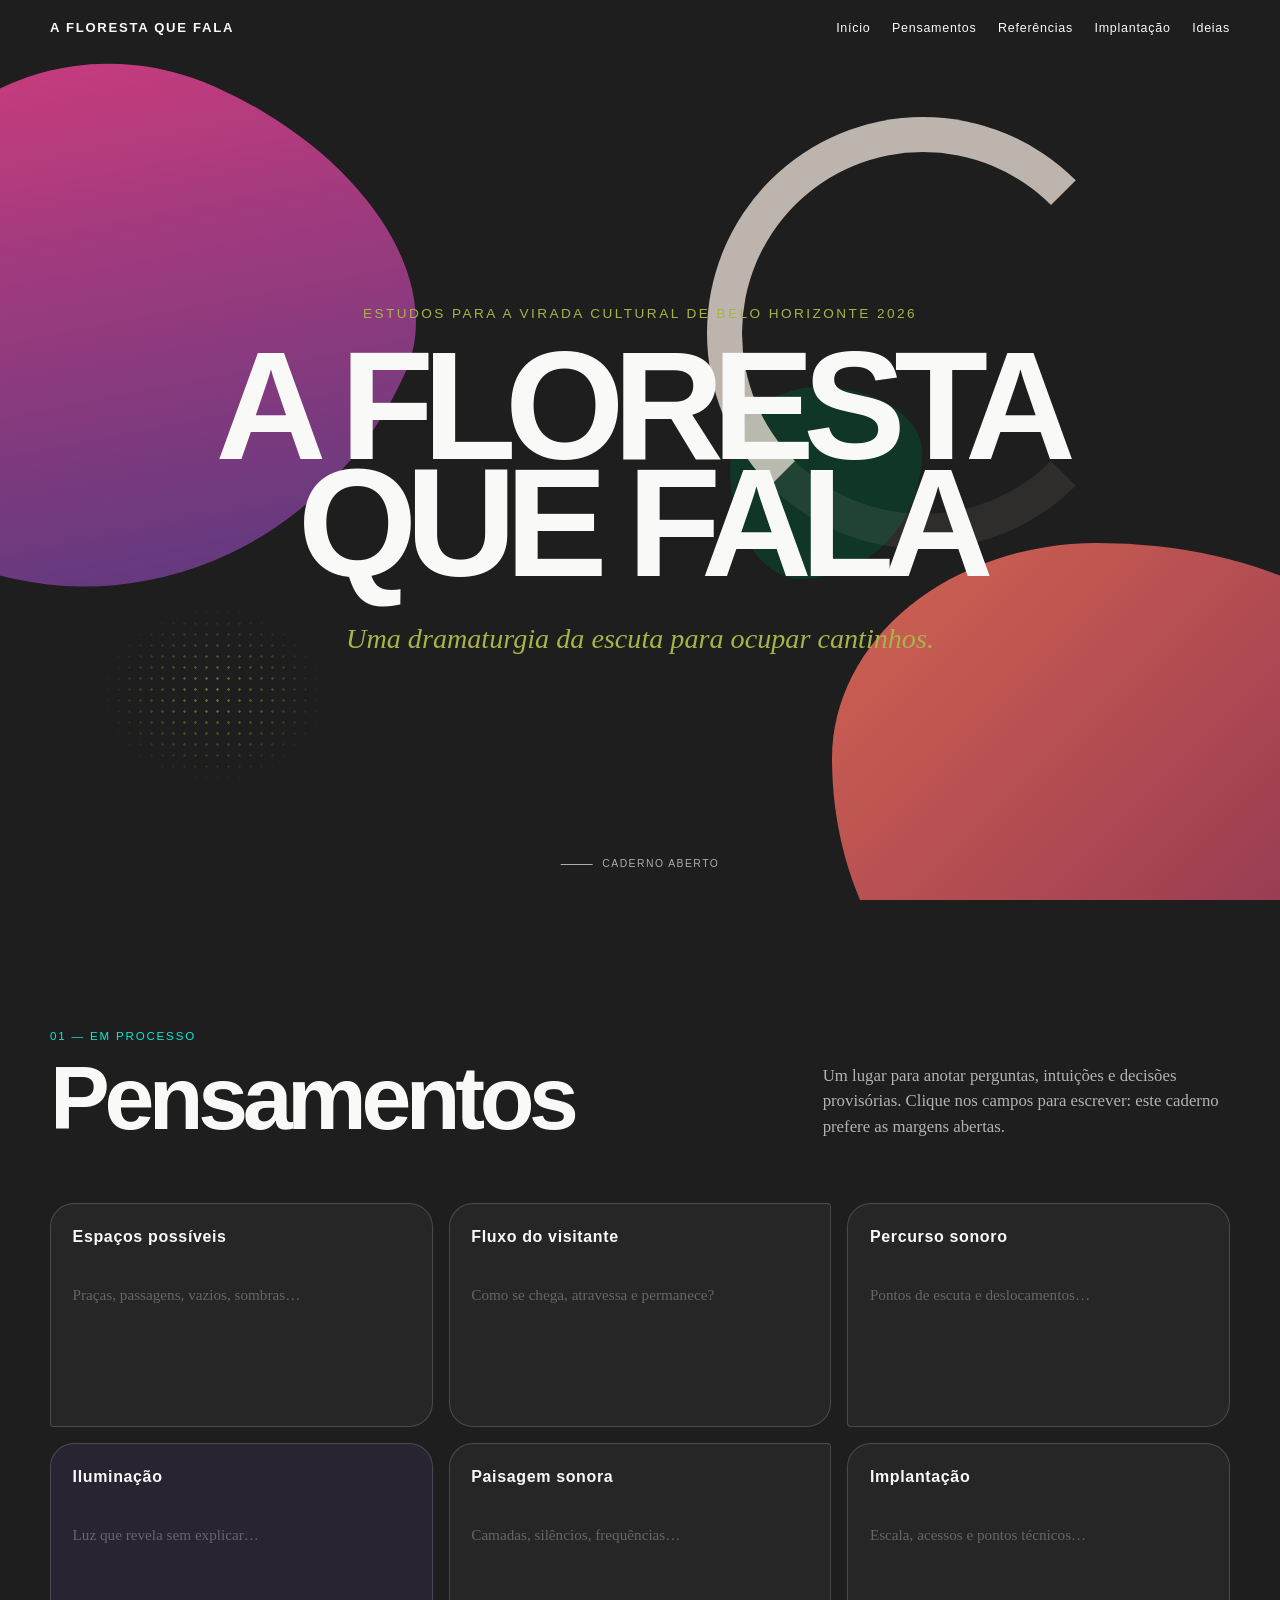
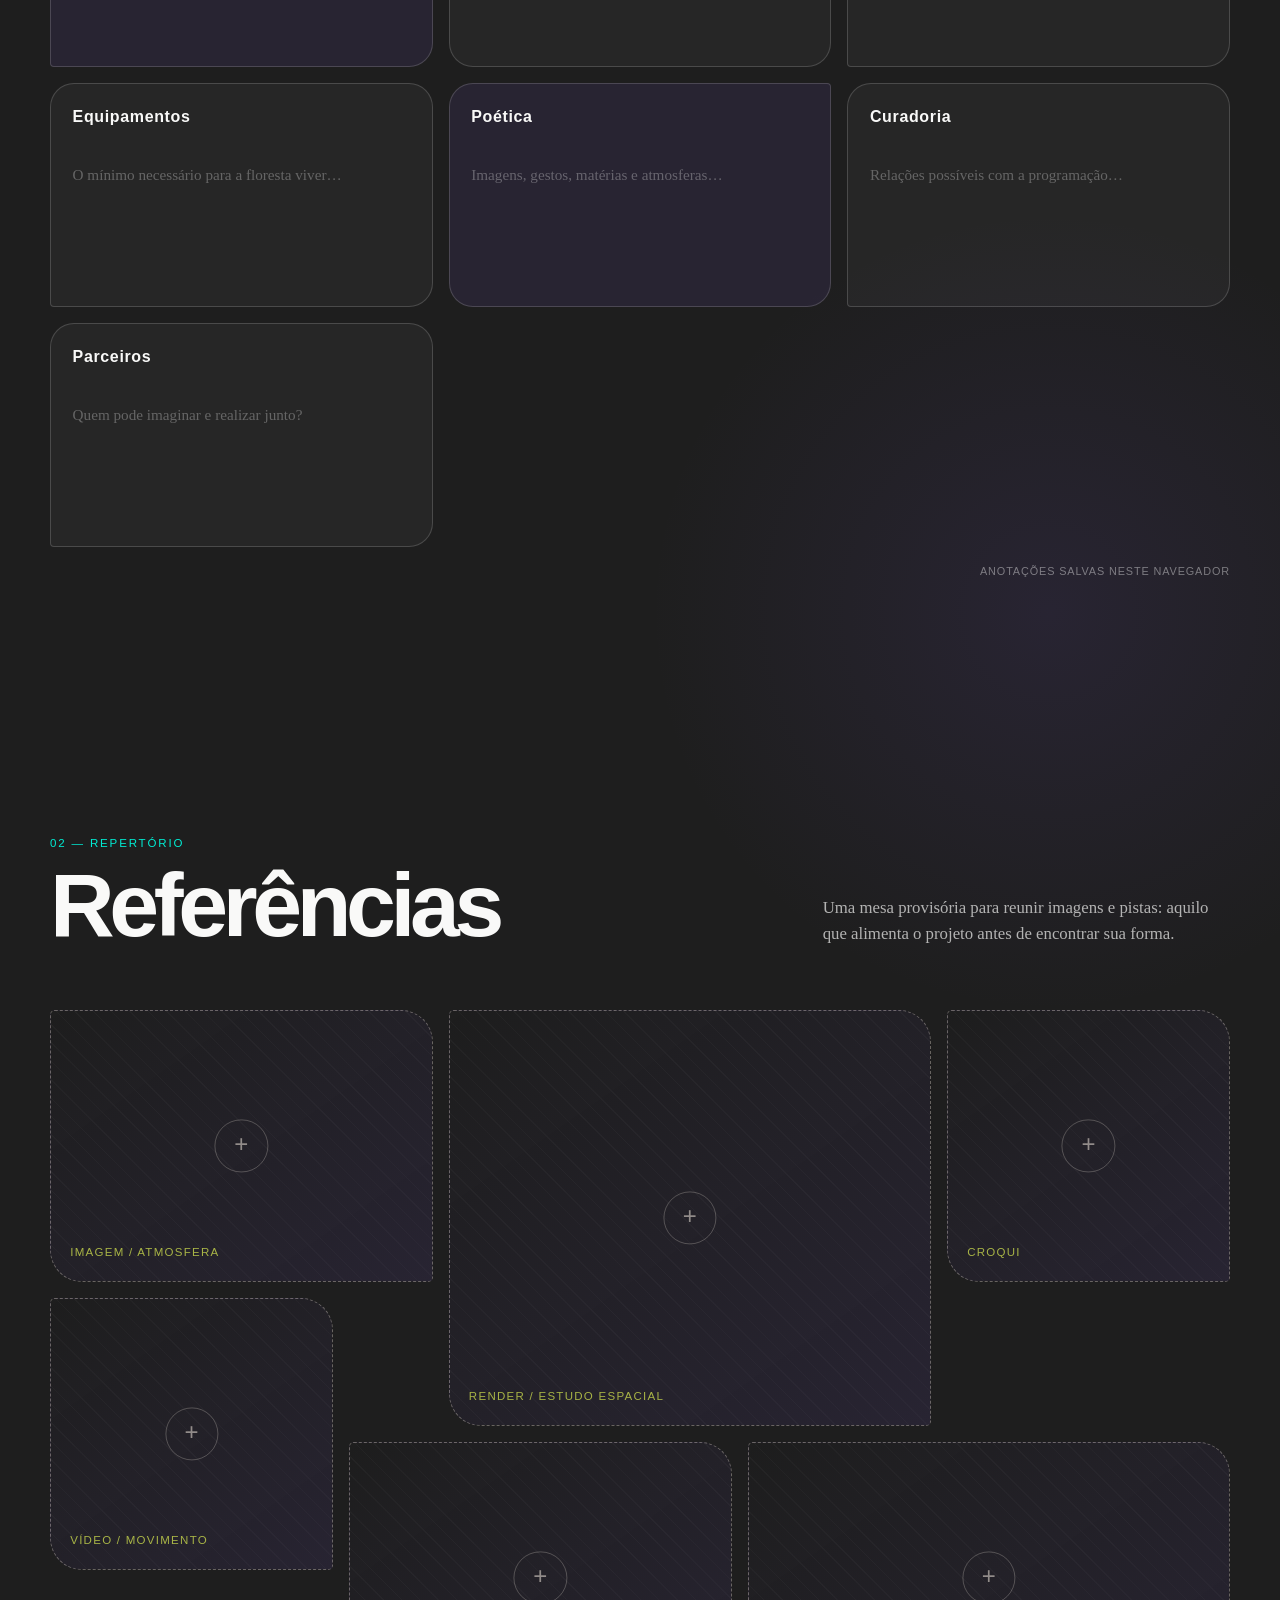
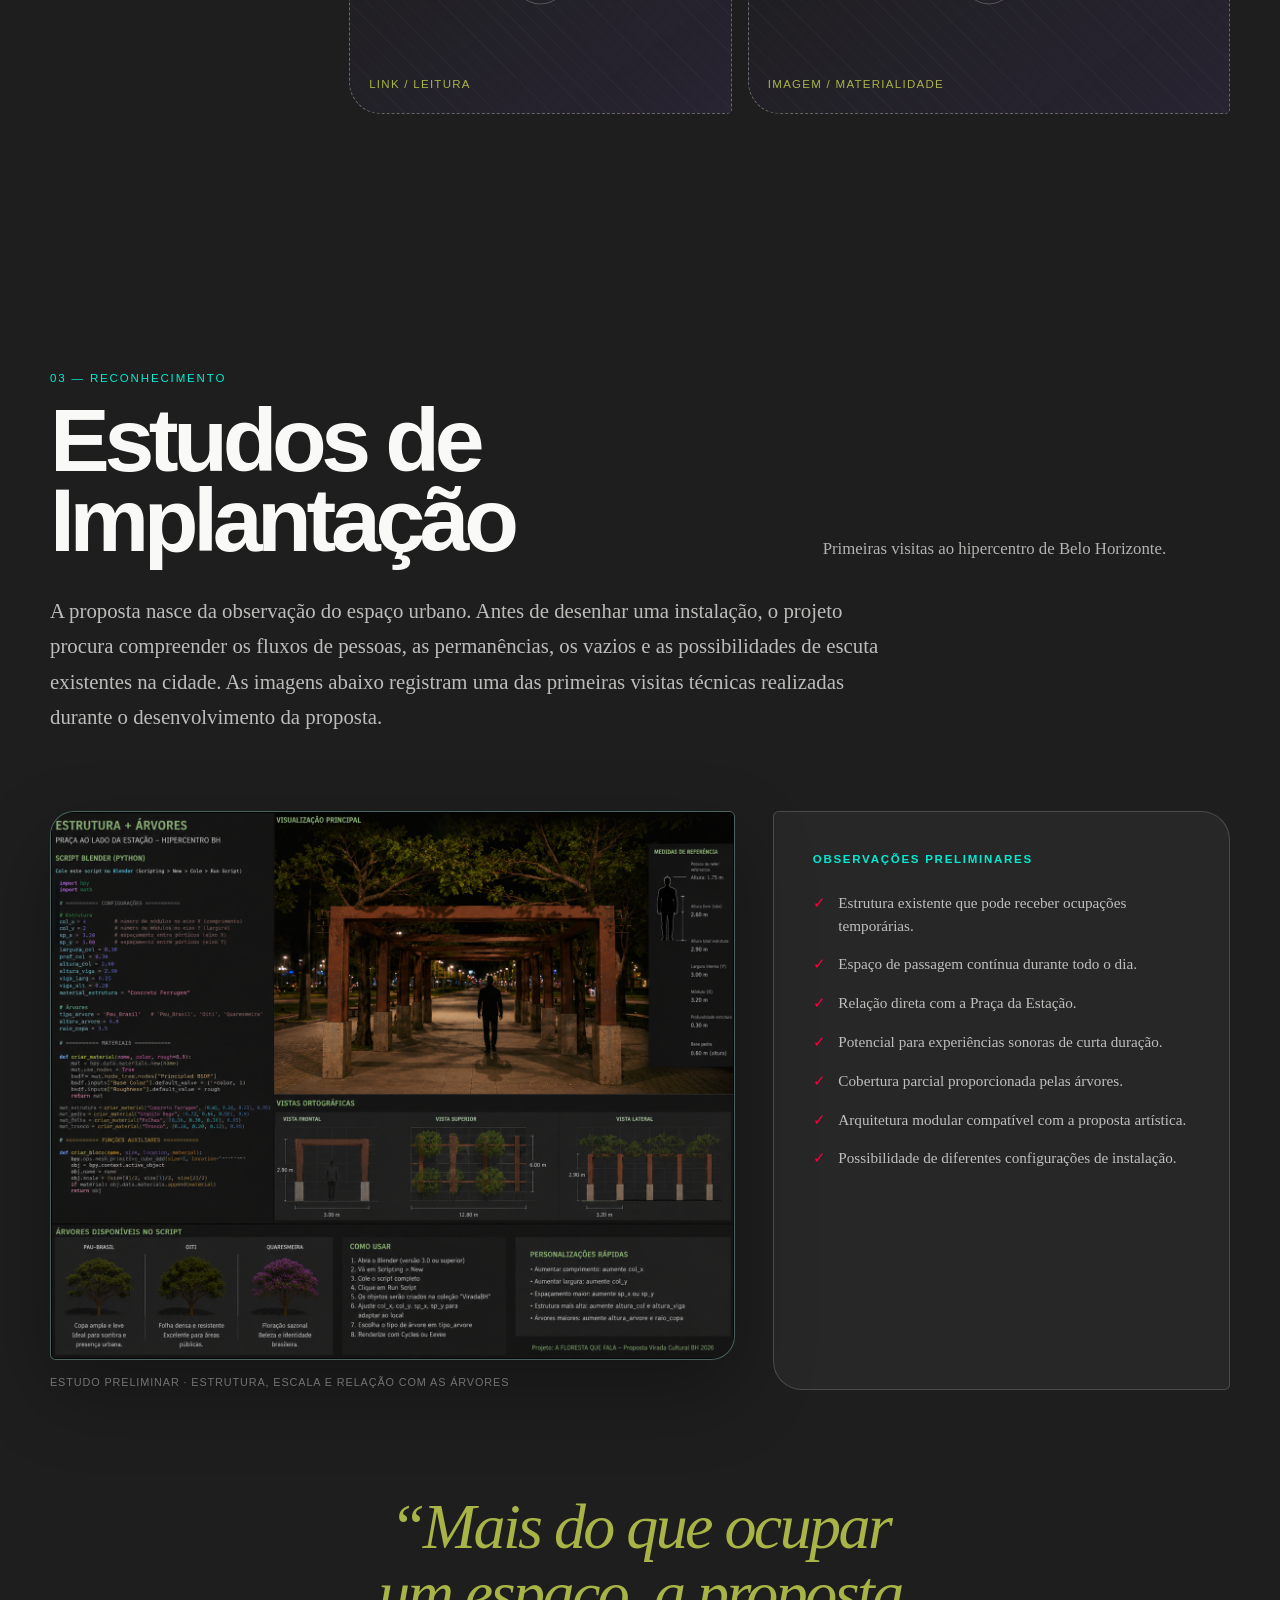
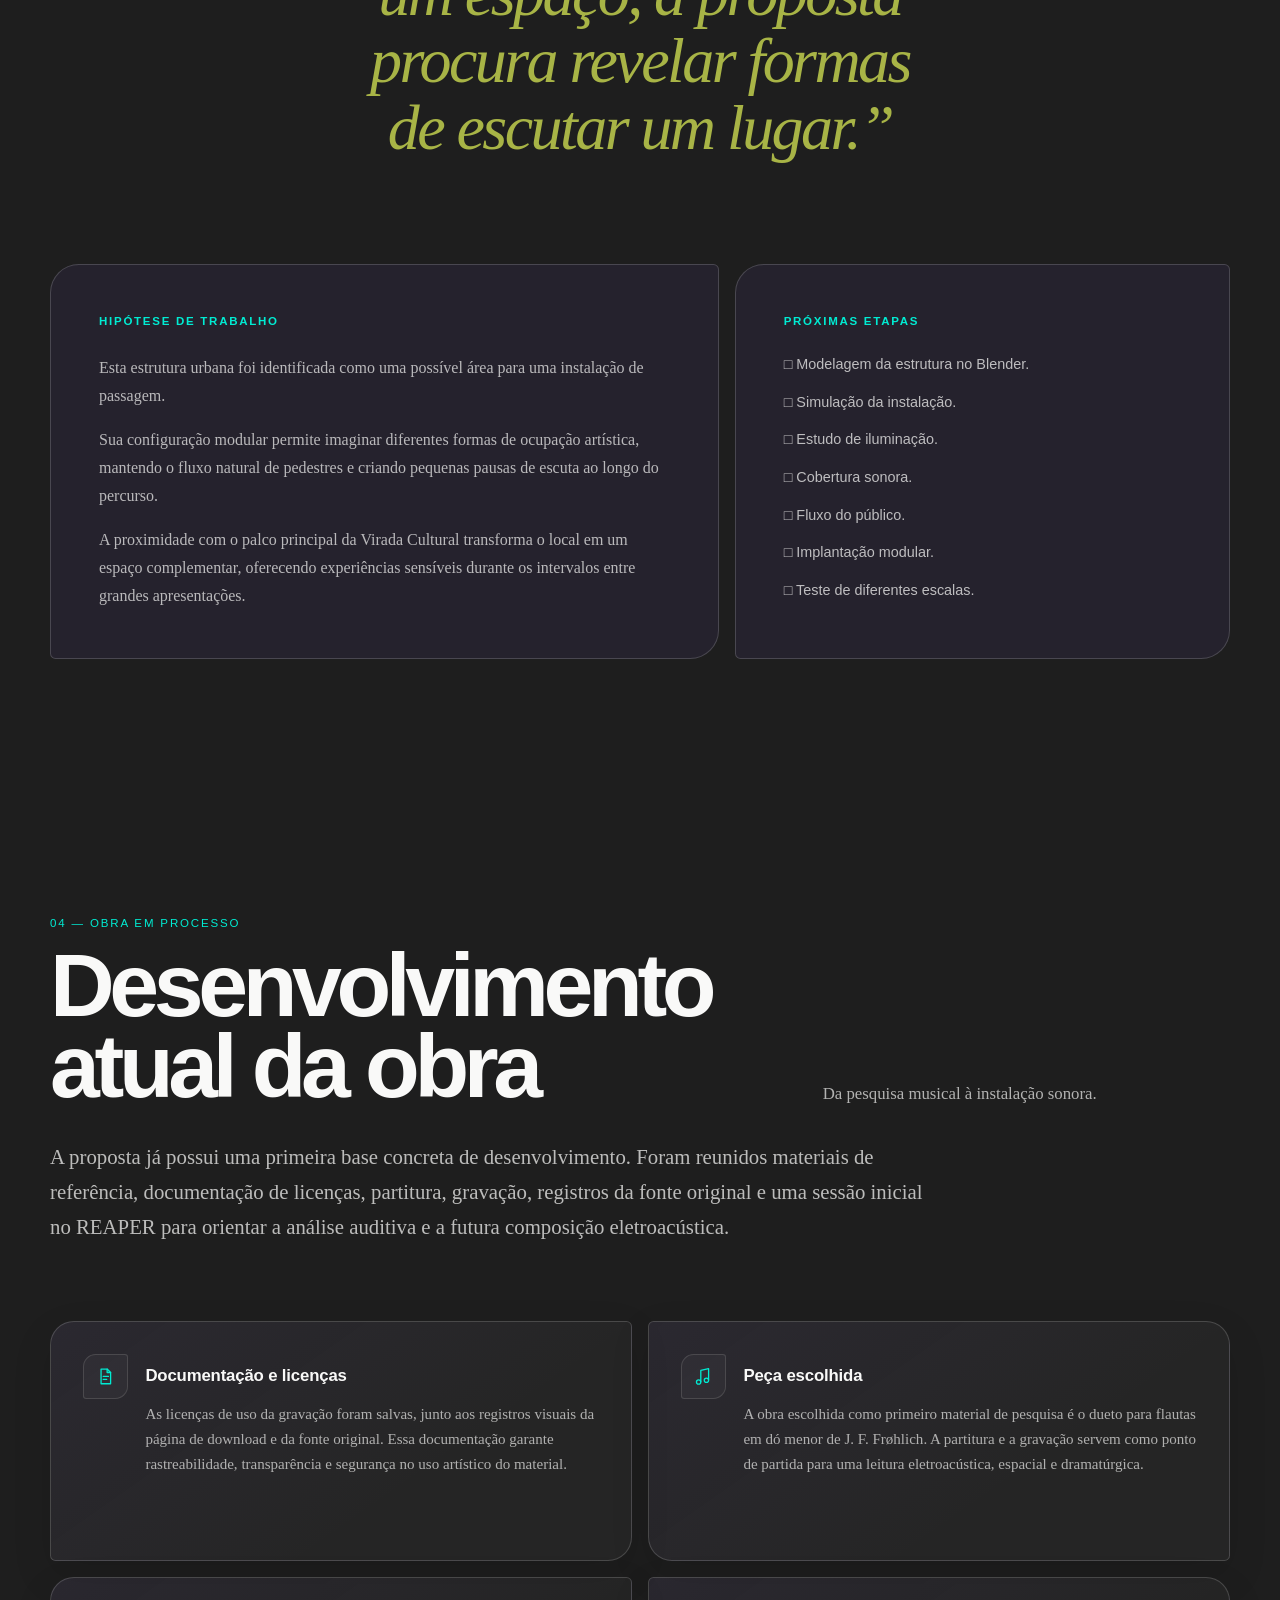
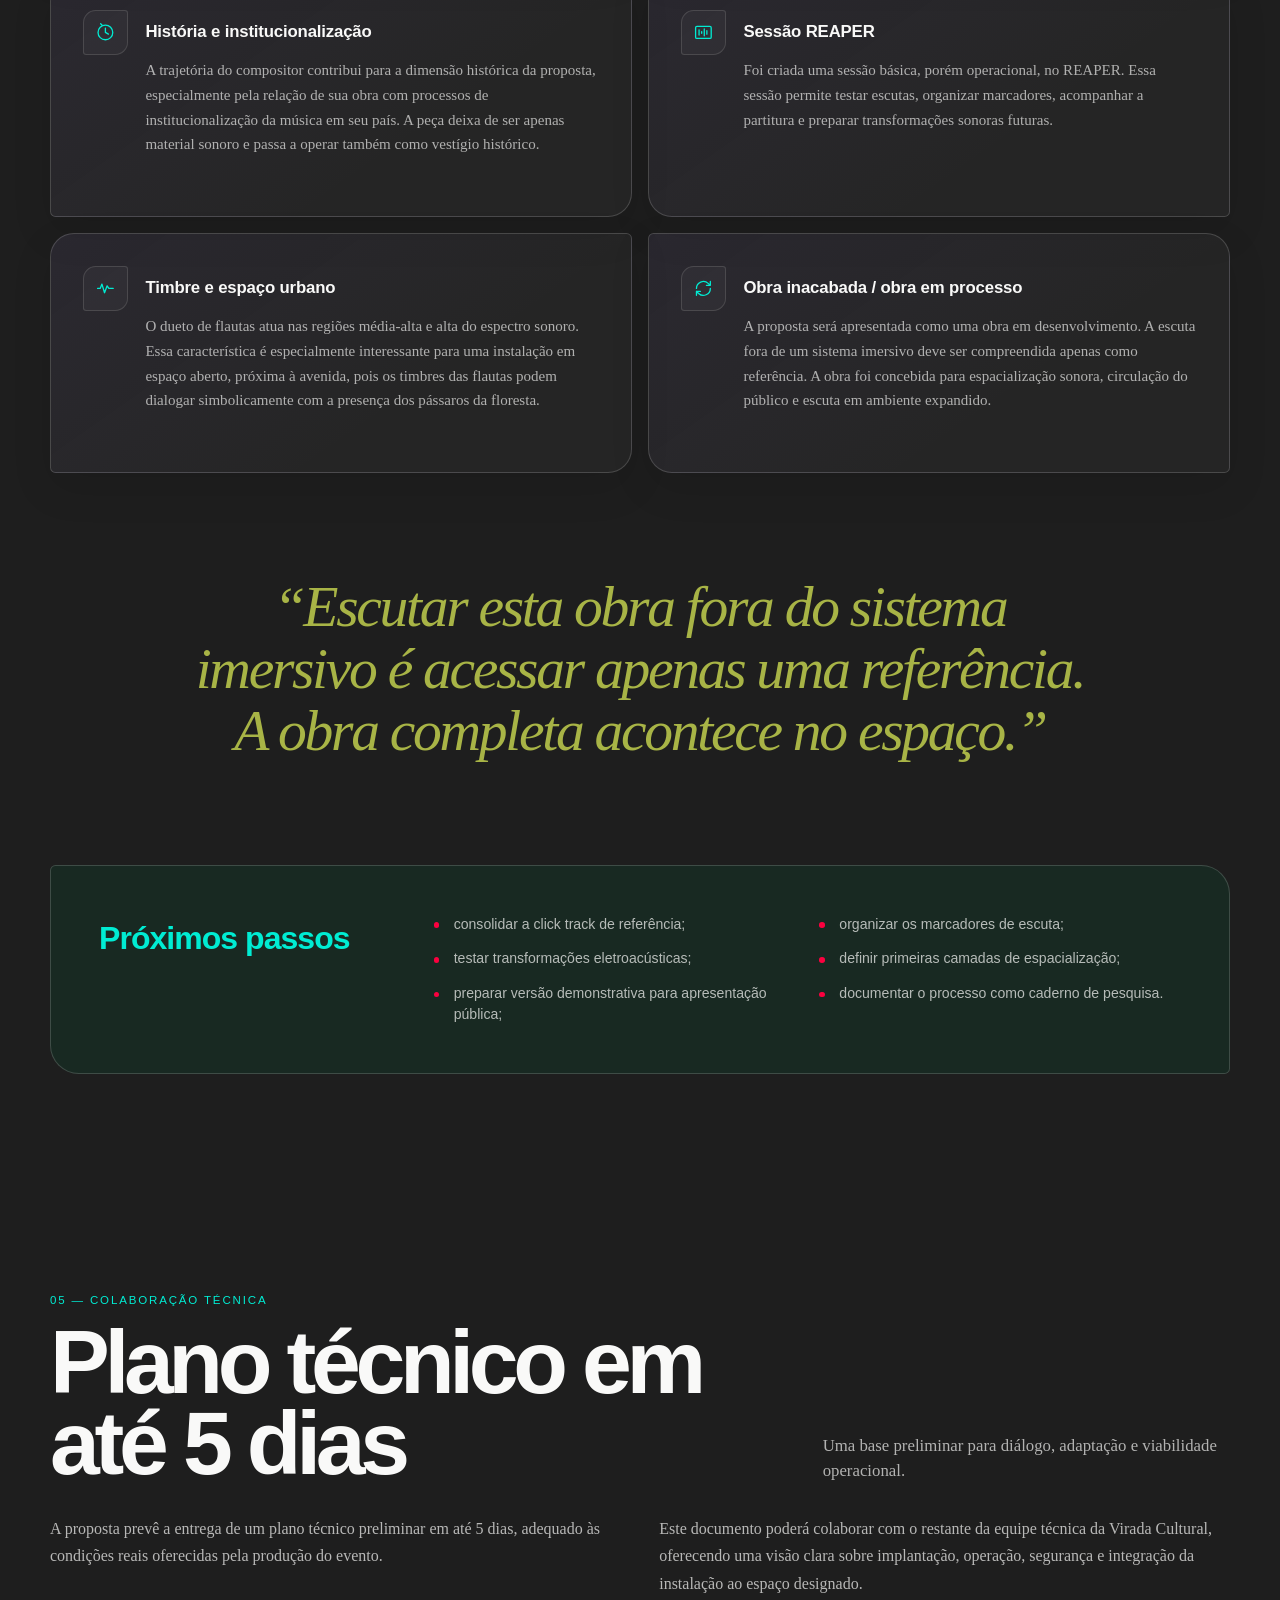
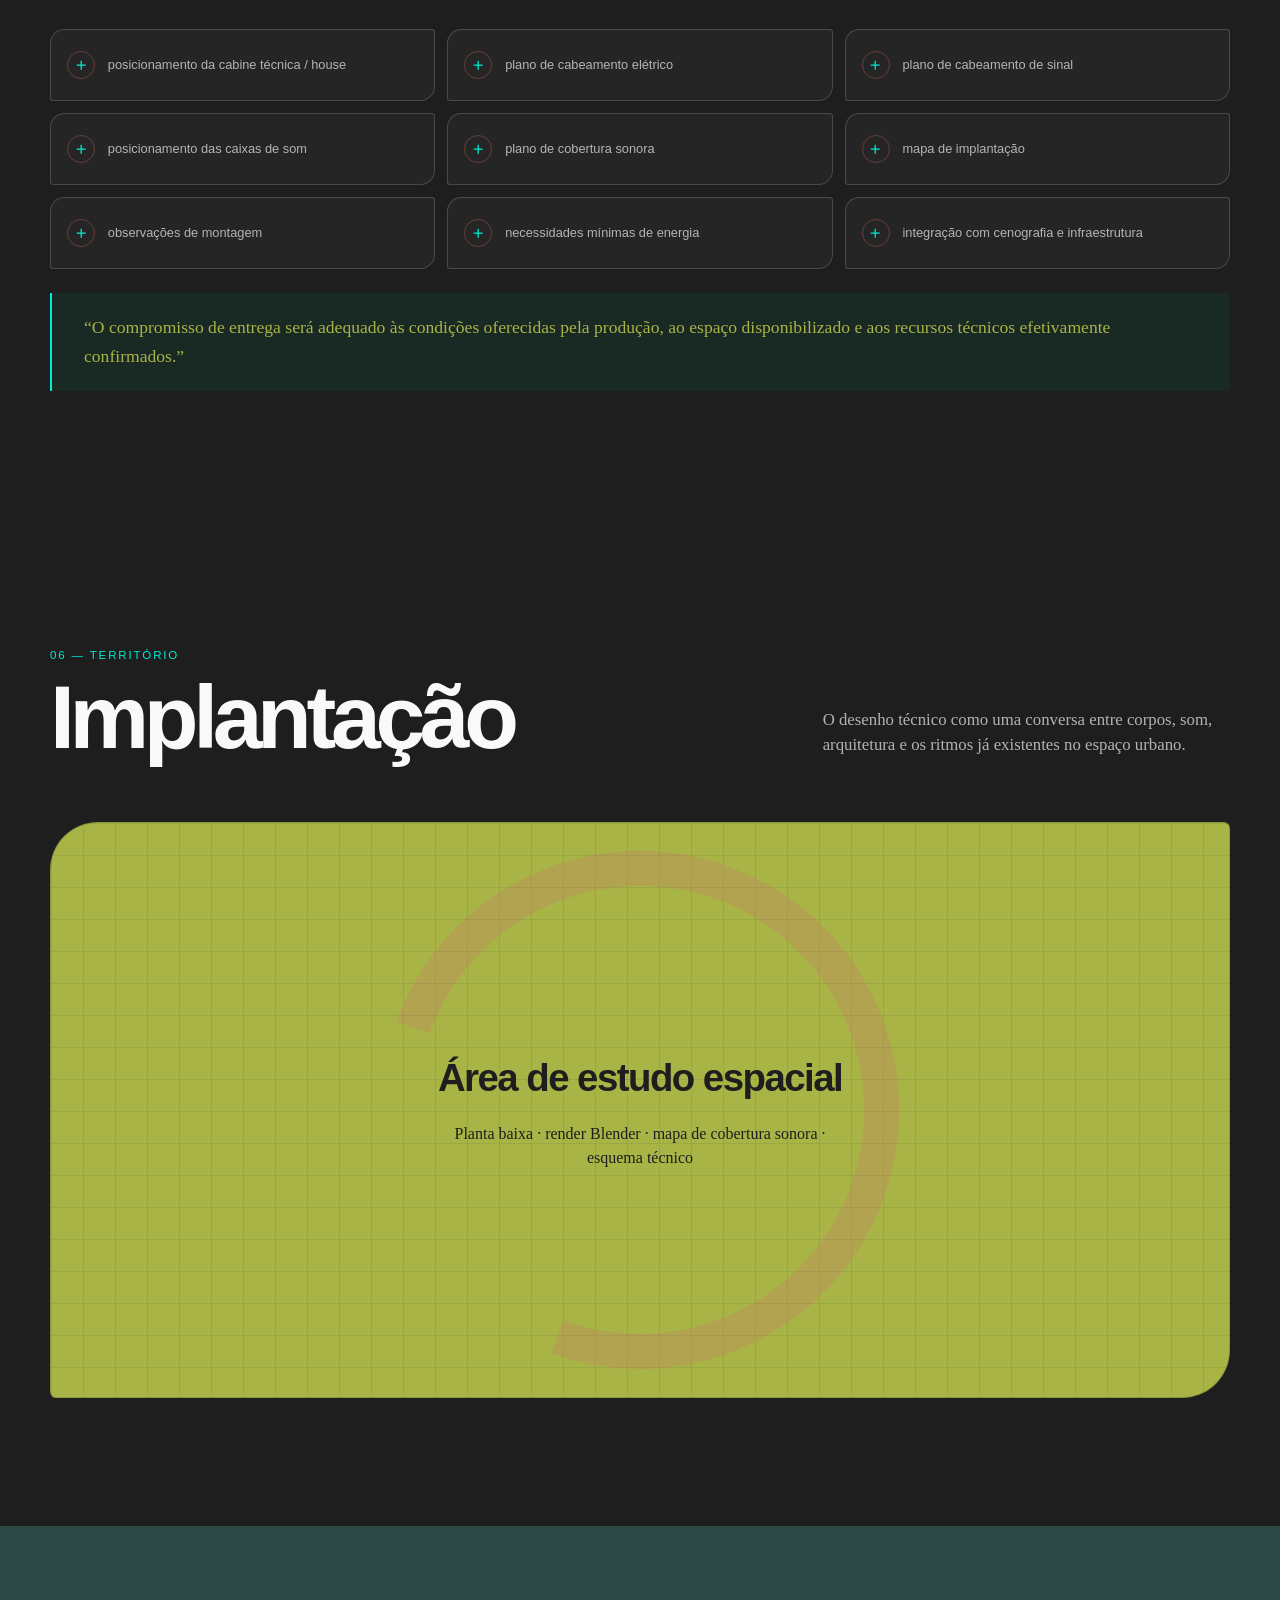
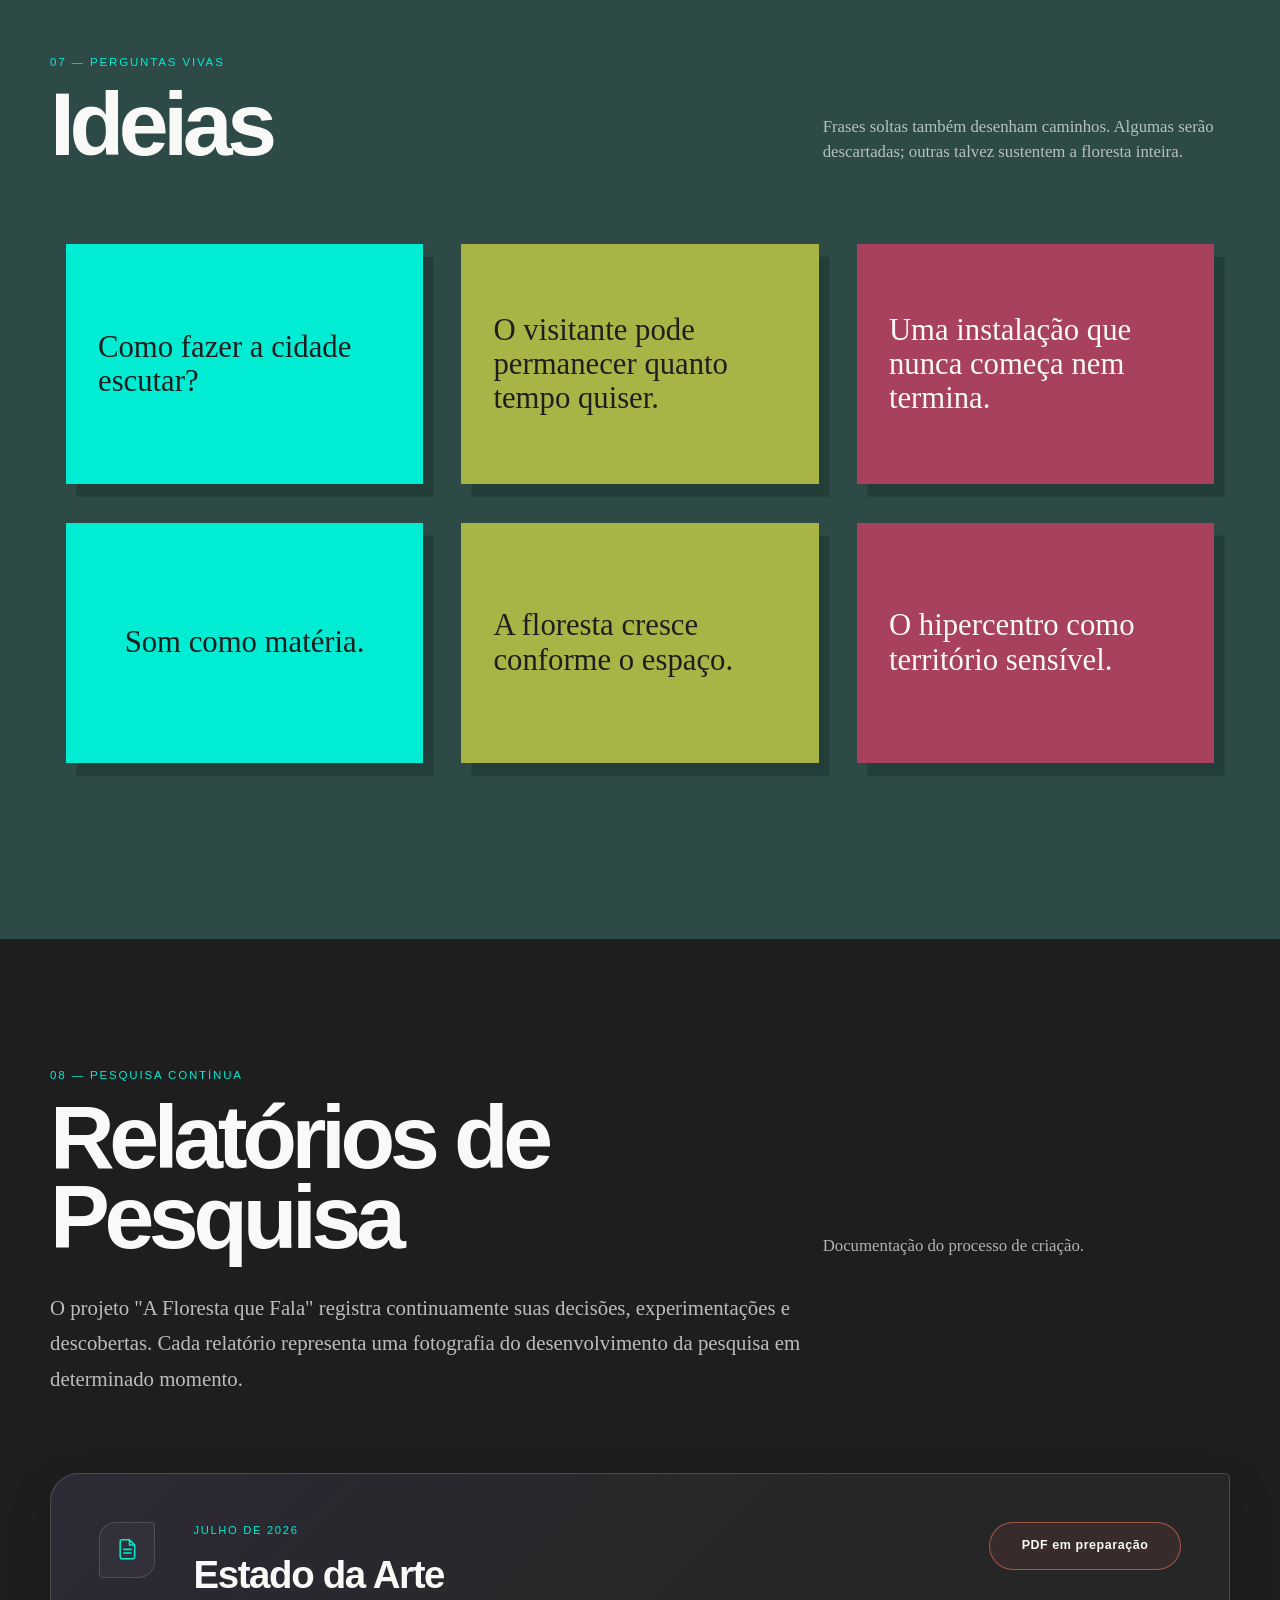
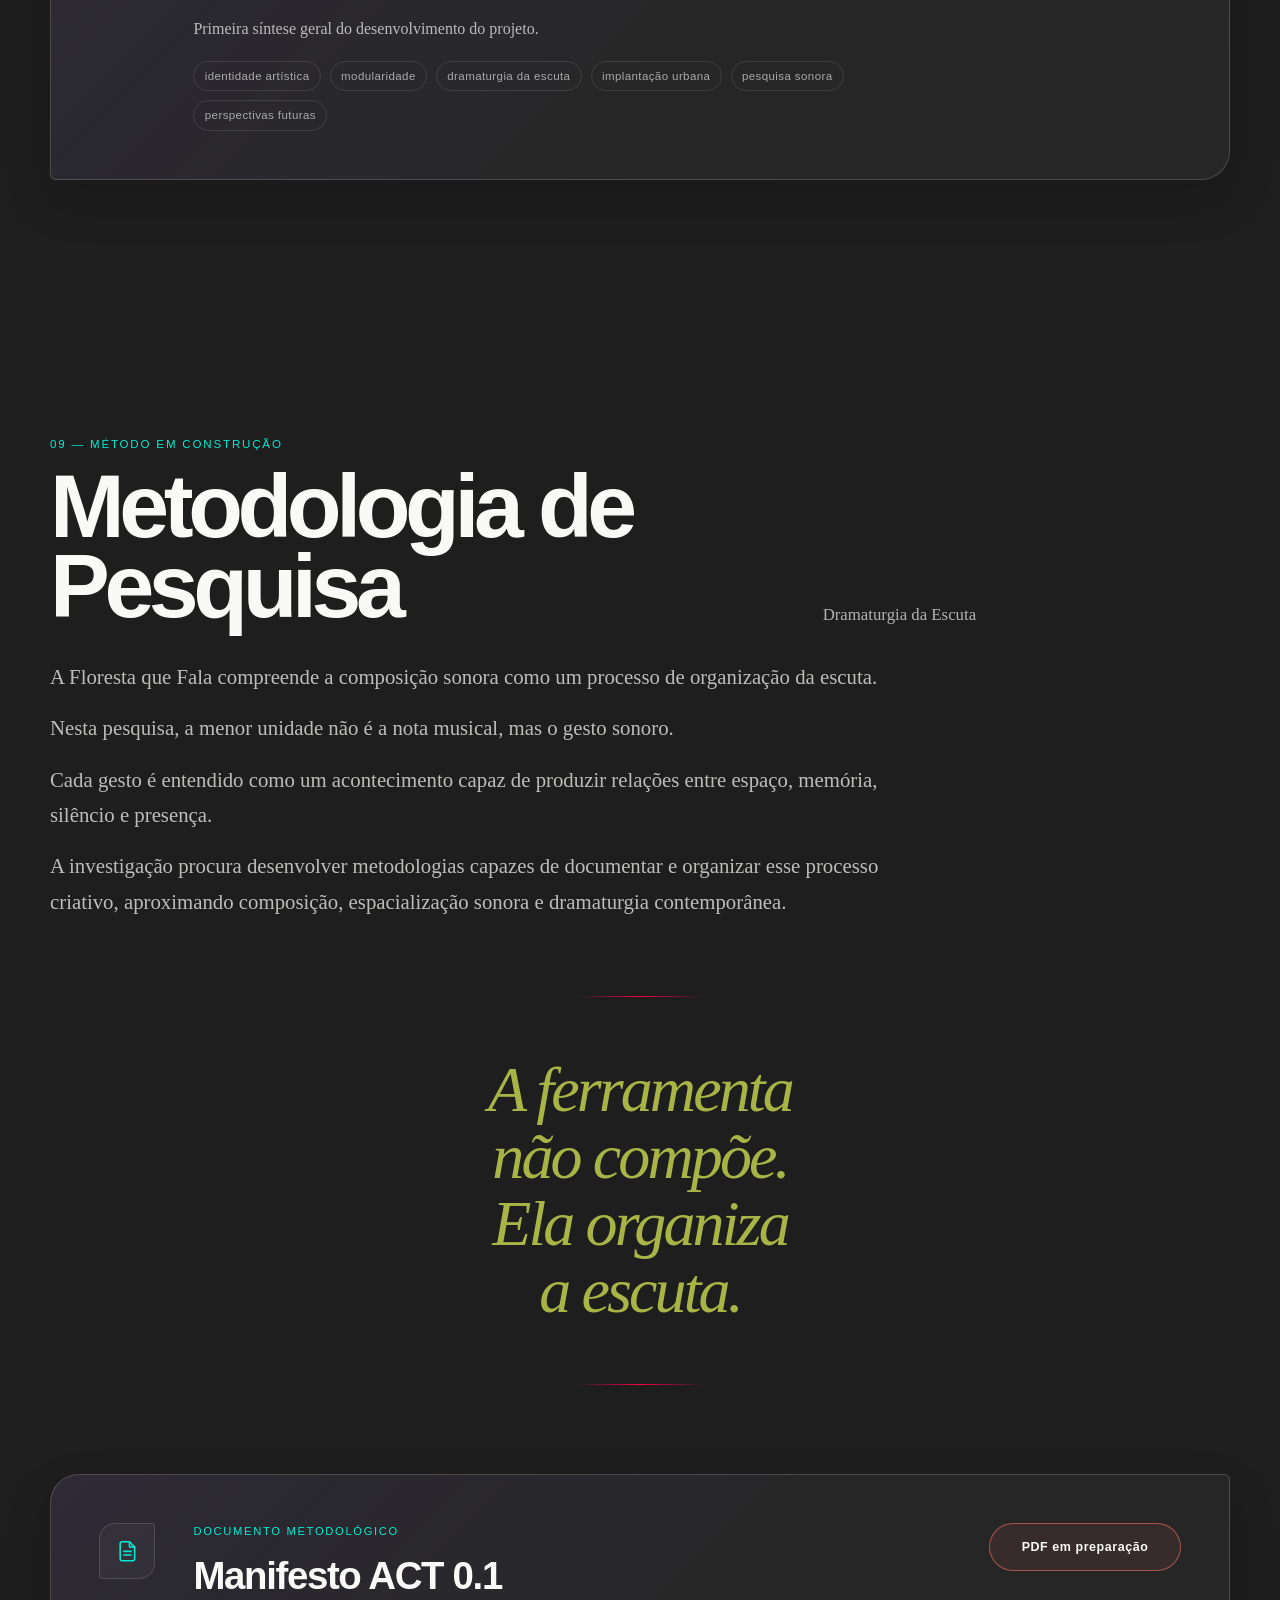
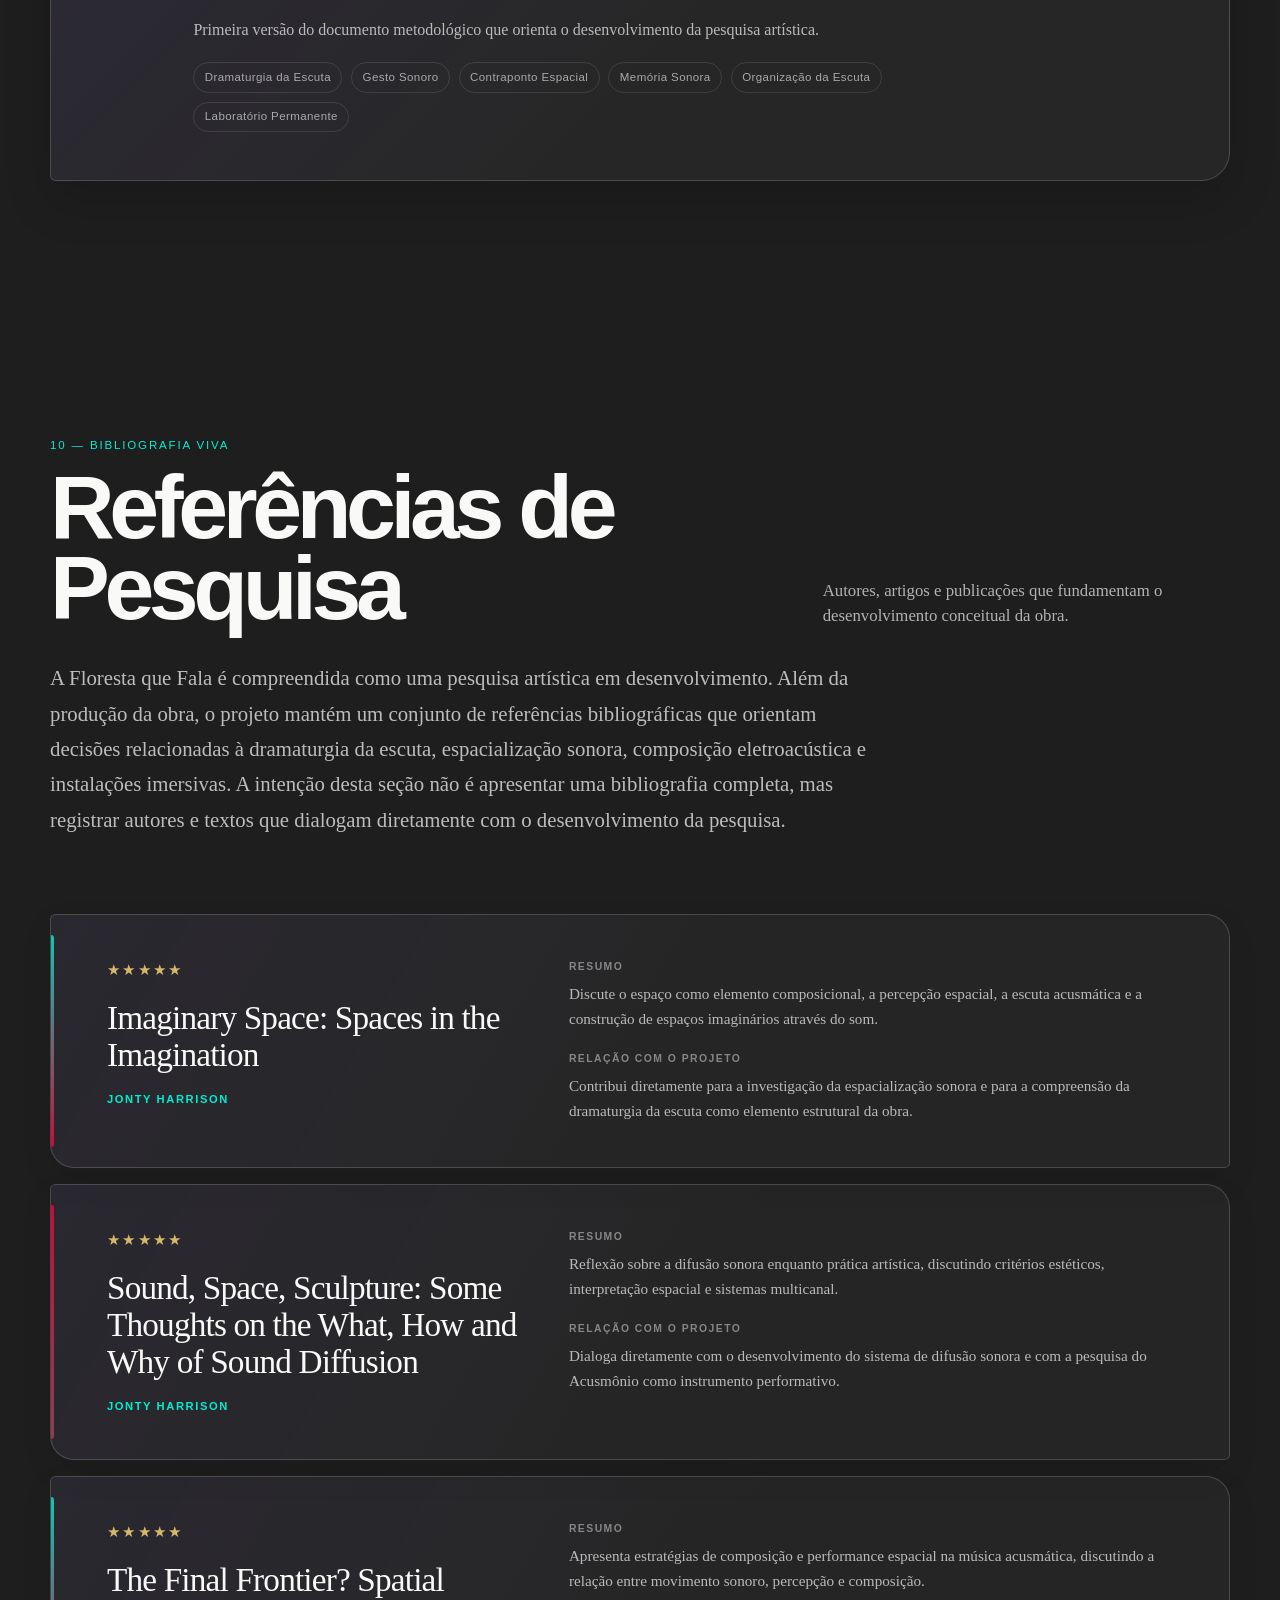
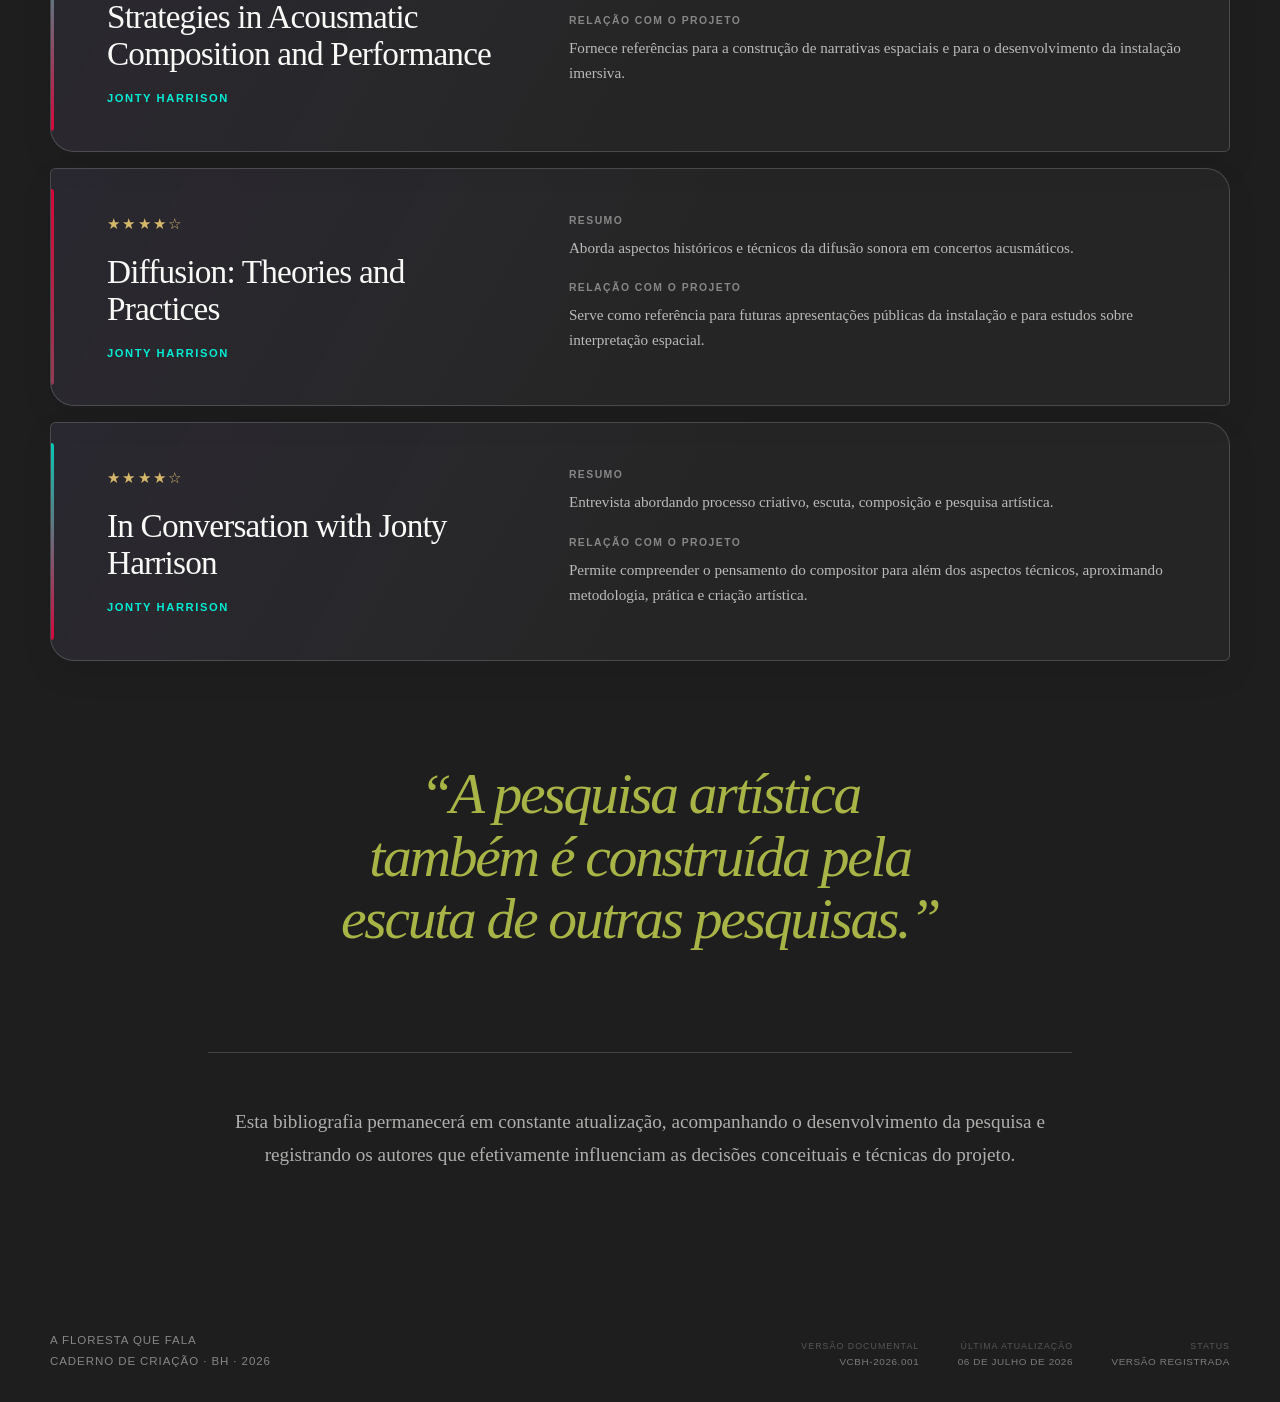
<file: viradacultural_bh_2026.html>
<!doctype html>
<html lang="pt-BR">
<head>
  <meta charset="utf-8">
  <meta name="viewport" content="width=device-width, initial-scale=1">
  <meta name="theme-color" content="#071812">
  <meta name="description" content="Caderno de criação de A Floresta que Fala para a Virada Cultural de Belo Horizonte 2026.">
  <title>Caderno de criação — A Floresta que Fala</title>
  <style>
    :root {
      --floresta-profunda: #1E1E1E;
      --verde-musgo: #2D4A47;
      --roxo-virada: #A8415B;
      --magenta: #FB003F;
      --coral: #00ECD3;
      --areia: #A8B446;
      --branco: #f9f9f8;
      --linha: rgba(249, 249, 248, .17);
      --largura: 1180px;
    }

    * { box-sizing: border-box; }

    html {
      scroll-behavior: smooth;
      scroll-padding-top: 6rem;
    }

    body {
      margin: 0;
      overflow-x: hidden;
      color: var(--branco);
      background:
        radial-gradient(circle at 82% 14%, rgba(107, 77, 187, .13), transparent 25rem),
        var(--floresta-profunda);
      font-family: Arial, Helvetica, sans-serif;
      line-height: 1.5;
    }

    a { color: inherit; }
    button, input, textarea { font: inherit; }

    ::selection {
      color: var(--floresta-profunda);
      background: var(--coral);
    }

    .skip-link {
      position: fixed;
      z-index: 100;
      top: .75rem;
      left: .75rem;
      padding: .6rem .9rem;
      color: var(--floresta-profunda);
      background: var(--branco);
      transform: translateY(-160%);
    }

    .skip-link:focus { transform: translateY(0); }

    .site-header {
      position: fixed;
      z-index: 20;
      top: 0;
      left: 0;
      display: flex;
      width: 100%;
      align-items: center;
      justify-content: space-between;
      gap: 2rem;
      padding: 1.15rem max(1.25rem, calc((100vw - var(--largura)) / 2));
      border-bottom: 1px solid transparent;
      transition: background .35s ease, border-color .35s ease;
    }

    .site-header.scrolled {
      border-color: var(--linha);
      background: rgba(7, 24, 18, .86);
      backdrop-filter: blur(16px);
    }

    .brand {
      text-decoration: none;
      font-size: .82rem;
      font-weight: 700;
      letter-spacing: .13em;
      text-transform: uppercase;
    }

    nav {
      display: flex;
      flex-wrap: wrap;
      justify-content: flex-end;
      gap: .35rem 1.35rem;
    }

    nav a {
      position: relative;
      text-decoration: none;
      font-size: .78rem;
      letter-spacing: .06em;
    }

    nav a::after {
      position: absolute;
      right: 0;
      bottom: -.35rem;
      left: 0;
      height: 1px;
      content: "";
      background: var(--coral);
      transform: scaleX(0);
      transform-origin: right;
      transition: transform .25s ease;
    }

    nav a:hover::after,
    nav a:focus-visible::after {
      transform: scaleX(1);
      transform-origin: left;
    }

    .hero {
      position: relative;
      display: grid;
      min-height: 100svh;
      place-items: center;
      isolation: isolate;
      overflow: hidden;
      padding: 8rem 1.5rem 4rem;
    }

    .hero-copy {
      position: relative;
      z-index: 3;
      width: min(920px, 100%);
      text-align: center;
    }

    .hero-kicker {
      margin: 0 0 1.5rem;
      color: var(--areia);
      font-size: clamp(.7rem, 1.5vw, .85rem);
      letter-spacing: .18em;
      text-transform: uppercase;
    }

    h1 {
      max-width: 10ch;
      margin: 0 auto;
      font-size: clamp(4rem, 12vw, 10.5rem);
      font-weight: 800;
      letter-spacing: -.075em;
      line-height: .76;
      text-wrap: balance;
    }

    .hero-phrase {
      margin: 2.25rem auto 0;
      color: var(--areia);
      font-family: Georgia, "Times New Roman", serif;
      font-size: clamp(1.2rem, 2.2vw, 2rem);
      font-style: italic;
    }

    .scroll-mark {
      position: absolute;
      z-index: 4;
      bottom: 1.75rem;
      left: 50%;
      display: flex;
      align-items: center;
      gap: .6rem;
      color: rgba(249, 249, 248, .65);
      font-size: .65rem;
      letter-spacing: .14em;
      text-transform: uppercase;
      transform: translateX(-50%);
    }

    .scroll-mark::before {
      width: 2rem;
      height: 1px;
      content: "";
      background: currentColor;
    }

    .orb, .arc, .halftone { position: absolute; z-index: -1; }

    .orb {
      border-radius: 46% 54% 63% 37% / 43% 34% 66% 57%;
      filter: saturate(110%);
      animation: breathe 9s ease-in-out infinite alternate;
    }

    .orb-one {
      top: 8%;
      left: -9rem;
      width: min(42vw, 36rem);
      aspect-ratio: 1;
      background: linear-gradient(145deg, rgba(232, 69, 139, .85), rgba(107, 77, 187, .58));
      transform: rotate(24deg);
    }

    .orb-two {
      right: -8rem;
      bottom: -9rem;
      width: min(45vw, 39rem);
      aspect-ratio: 1.15;
      background: linear-gradient(135deg, rgba(255, 120, 98, .8), rgba(232, 69, 139, .48));
      animation-delay: -4s;
    }

    .orb-three {
      top: 43%;
      left: 57%;
      width: 12rem;
      aspect-ratio: 1;
      background: rgba(18, 58, 42, .88);
      animation-delay: -2s;
    }

    .arc {
      top: 13%;
      right: 11%;
      width: min(34vw, 27rem);
      aspect-ratio: 1;
      border: clamp(1.15rem, 2.8vw, 2.5rem) solid rgba(239, 229, 218, .76);
      border-right-color: transparent;
      border-bottom-color: rgba(239, 229, 218, .08);
      border-radius: 50%;
      animation: turn 28s linear infinite;
    }

    .halftone {
      bottom: 13%;
      left: 8%;
      width: 14rem;
      height: 11rem;
      opacity: .55;
      background-image: radial-gradient(circle, var(--areia) 1px, transparent 1.5px);
      background-size: 11px 11px;
      mask-image: radial-gradient(ellipse, #000, transparent 72%);
    }

    @keyframes breathe {
      to { border-radius: 59% 41% 39% 61% / 56% 62% 38% 44%; transform: translate(1.2rem, -.8rem) rotate(8deg) scale(1.04); }
    }

    @keyframes turn { to { transform: rotate(360deg); } }

    main section:not(.hero) {
      width: min(var(--largura), calc(100% - 3rem));
      margin-inline: auto;
      padding: clamp(5rem, 10vw, 9rem) 0;
    }

    .section-heading {
      display: grid;
      grid-template-columns: minmax(0, 1fr) minmax(16rem, .55fr);
      align-items: end;
      gap: 2rem;
      margin-bottom: clamp(2.5rem, 5vw, 5rem);
    }

    .section-number {
      display: block;
      margin-bottom: .8rem;
      color: var(--coral);
      font-size: .72rem;
      letter-spacing: .16em;
      text-transform: uppercase;
    }

    h2 {
      margin: 0;
      font-size: clamp(2.8rem, 7vw, 6.5rem);
      letter-spacing: -.06em;
      line-height: .9;
    }

    .section-heading p {
      max-width: 36rem;
      margin: 0;
      color: rgba(249, 249, 248, .68);
      font-family: Georgia, "Times New Roman", serif;
      font-size: 1.05rem;
    }

    .thought-grid {
      display: grid;
      grid-template-columns: repeat(3, 1fr);
      gap: 1rem;
    }

    .thought-card {
      position: relative;
      min-height: 14rem;
      overflow: hidden;
      padding: 1.35rem;
      border: 1px solid var(--linha);
      border-radius: 1.5rem 1.5rem 1.5rem .25rem;
      background: rgba(249, 249, 248, .04);
      transition: border-color .3s ease, transform .3s ease, background .3s ease;
    }

    .thought-card:nth-child(3n + 2) { border-radius: 1.5rem .25rem 1.5rem 1.5rem; }
    .thought-card:nth-child(4n) { background: rgba(107, 77, 187, .13); }
    .thought-card:hover { border-color: rgba(255, 120, 98, .55); transform: translateY(-4px); }

    .thought-card h3 {
      margin: 0 0 2.2rem;
      font-size: 1rem;
      letter-spacing: .04em;
    }

    .editable {
      min-height: 6rem;
      color: rgba(249, 249, 248, .62);
      outline: 0;
      font-family: Georgia, "Times New Roman", serif;
      font-size: .95rem;
    }

    .editable:empty::before {
      content: attr(data-placeholder);
      color: rgba(249, 249, 248, .3);
    }

    .editable:focus {
      color: var(--branco);
      text-decoration: underline;
      text-decoration-color: var(--magenta);
      text-underline-offset: .35rem;
    }

    .edit-note {
      margin: 1rem 0 0;
      color: rgba(249, 249, 248, .42);
      font-size: .68rem;
      letter-spacing: .08em;
      text-align: right;
      text-transform: uppercase;
    }

    .references {
      position: relative;
    }

    .reference-grid {
      display: grid;
      grid-template-columns: repeat(12, 1fr);
      grid-auto-rows: 8rem;
      gap: 1rem;
    }

    .reference-item {
      position: relative;
      display: flex;
      grid-column: span 4;
      grid-row: span 2;
      align-items: flex-end;
      overflow: hidden;
      padding: 1.2rem;
      border: 1px dashed rgba(239, 229, 218, .35);
      border-radius: .3rem 2rem .3rem 2rem;
      color: var(--areia);
      background:
        linear-gradient(145deg, transparent, rgba(107, 77, 187, .13)),
        repeating-linear-gradient(45deg, transparent 0 12px, rgba(249, 249, 248, .025) 12px 13px);
    }

    .reference-item:nth-child(2) { grid-column: span 5; grid-row: span 3; }
    .reference-item:nth-child(3) { grid-column: span 3; }
    .reference-item:nth-child(4) { grid-column: span 3; }
    .reference-item:nth-child(5) { grid-column: span 4; }
    .reference-item:nth-child(6) { grid-column: span 5; }

    .reference-item::before {
      position: absolute;
      top: 50%;
      left: 50%;
      width: 3.2rem;
      height: 3.2rem;
      border: 1px solid rgba(239, 229, 218, .25);
      border-radius: 50%;
      content: "+";
      color: rgba(239, 229, 218, .55);
      font-size: 1.5rem;
      line-height: 3rem;
      text-align: center;
      transform: translate(-50%, -50%);
    }

    .reference-item span {
      font-size: .72rem;
      letter-spacing: .11em;
      text-transform: uppercase;
    }

    .study-intro {
      max-width: 52rem;
      margin: -2rem 0 clamp(3rem, 6vw, 5rem);
      color: rgba(249, 249, 248, .72);
      font-family: Georgia, "Times New Roman", serif;
      font-size: clamp(1.05rem, 1.8vw, 1.3rem);
      line-height: 1.7;
    }

    .study-layout {
      display: grid;
      grid-template-columns: minmax(0, 3fr) minmax(17rem, 2fr);
      align-items: stretch;
      gap: clamp(1.25rem, 3vw, 2.5rem);
    }

    .study-figure {
      min-width: 0;
      margin: 0;
    }

    .study-image-frame {
      overflow: hidden;
      border: 1px solid rgba(249, 249, 248, .14);
      border-radius: 1.5rem .35rem 1.5rem .35rem;
      background: var(--verde-musgo);
      box-shadow: 0 2rem 5rem rgba(0, 0, 0, .3);
    }

    .study-image-frame img {
      display: block;
      width: 100%;
      height: 100%;
      min-height: 32rem;
      object-fit: cover;
      transition: transform 1.1s cubic-bezier(.2, .75, .25, 1);
    }

    .study-image-frame:hover img {
      transform: scale(1.018);
    }

    .study-figure figcaption {
      margin-top: .9rem;
      color: rgba(249, 249, 248, .4);
      font-size: .68rem;
      letter-spacing: .08em;
      text-transform: uppercase;
    }

    .observations-panel {
      padding: clamp(1.5rem, 3vw, 2.4rem);
      border: 1px solid var(--linha);
      border-radius: .35rem 1.8rem .35rem 1.8rem;
      background: rgba(249, 249, 248, .045);
    }

    .observations-panel h3,
    .research-block h3 {
      margin: 0 0 1.5rem;
      color: var(--coral);
      font-size: .72rem;
      letter-spacing: .15em;
      text-transform: uppercase;
    }

    .observations-panel ul,
    .next-steps {
      display: grid;
      gap: 1rem;
      margin: 0;
      padding: 0;
      list-style: none;
    }

    .observations-panel li {
      position: relative;
      padding-left: 1.6rem;
      color: rgba(249, 249, 248, .72);
      font-family: Georgia, "Times New Roman", serif;
      font-size: .95rem;
    }

    .observations-panel li::before {
      position: absolute;
      top: 0;
      left: 0;
      content: "✓";
      color: var(--magenta);
      font-family: Arial, Helvetica, sans-serif;
    }

    .study-quote {
      max-width: 23ch;
      margin: clamp(4rem, 8vw, 7rem) auto;
      color: var(--areia);
      font-family: Georgia, "Times New Roman", serif;
      font-size: clamp(2rem, 5vw, 4.6rem);
      font-style: italic;
      letter-spacing: -.04em;
      line-height: 1.05;
      text-align: center;
      text-wrap: balance;
    }

    .research-blocks {
      display: grid;
      grid-template-columns: 1.35fr 1fr;
      gap: 1rem;
    }

    .research-block {
      padding: clamp(1.5rem, 4vw, 3rem);
      border: 1px solid var(--linha);
      border-radius: 1.8rem .35rem;
      background: rgba(107, 77, 187, .1);
    }

    .research-block p {
      max-width: 47rem;
      margin: 0;
      color: rgba(249, 249, 248, .7);
      font-family: Georgia, "Times New Roman", serif;
      line-height: 1.75;
    }

    .research-block p + p {
      margin-top: 1rem;
    }

    .next-steps li {
      color: rgba(249, 249, 248, .72);
      font-size: .9rem;
    }

    .reveal-delay {
      transition-delay: 180ms;
    }

    .development-intro {
      max-width: 55rem;
    }

    .development-grid {
      display: grid;
      grid-template-columns: repeat(2, minmax(0, 1fr));
      gap: 1rem;
    }

    .development-card {
      display: grid;
      grid-template-columns: auto minmax(0, 1fr);
      align-content: start;
      gap: 1.1rem;
      min-height: 15rem;
      padding: clamp(1.35rem, 3vw, 2rem);
      border: 1px solid var(--linha);
      border-radius: 1.5rem .35rem;
      background:
        linear-gradient(145deg, rgba(107, 77, 187, .07), transparent 65%),
        rgba(249, 249, 248, .035);
      box-shadow: 0 .9rem 2.5rem rgba(0, 0, 0, .1);
      transition: border-color .35s ease, background-color .35s ease, transform .35s ease;
    }

    .development-card:nth-child(even) {
      border-radius: .35rem 1.5rem;
    }

    .development-card:hover {
      border-color: rgba(255, 120, 98, .32);
      background-color: rgba(249, 249, 248, .018);
      transform: translateY(-3px);
    }

    .development-icon {
      display: grid;
      width: 2.8rem;
      aspect-ratio: 1;
      place-items: center;
      border: 1px solid rgba(249, 249, 248, .13);
      border-radius: .8rem .2rem;
      color: var(--coral);
      background: rgba(249, 249, 248, .03);
    }

    .development-icon svg {
      width: 1.3rem;
      height: 1.3rem;
    }

    .development-card h3 {
      margin: .55rem 0 .85rem;
      font-size: 1.05rem;
      letter-spacing: -.01em;
    }

    .development-card p {
      margin: 0;
      color: rgba(249, 249, 248, .66);
      font-family: Georgia, "Times New Roman", serif;
      font-size: .94rem;
      line-height: 1.65;
    }

    .development-quote {
      max-width: 31ch;
      margin: clamp(4rem, 8vw, 7rem) auto;
      color: var(--areia);
      font-family: Georgia, "Times New Roman", serif;
      font-size: clamp(1.8rem, 4.5vw, 3.8rem);
      font-style: italic;
      letter-spacing: -.04em;
      line-height: 1.08;
      text-align: center;
      text-wrap: balance;
    }

    .development-next {
      display: grid;
      grid-template-columns: minmax(12rem, .55fr) minmax(0, 1.45fr);
      gap: clamp(1.5rem, 4vw, 4rem);
      padding: clamp(1.5rem, 4vw, 3rem);
      border: 1px solid var(--linha);
      border-radius: .35rem 1.8rem;
      background: rgba(18, 58, 42, .42);
    }

    .development-next h3 {
      margin: 0;
      color: var(--coral);
      font-size: clamp(1.35rem, 2.5vw, 2rem);
      letter-spacing: -.03em;
    }

    .development-next ul {
      display: grid;
      grid-template-columns: repeat(2, minmax(0, 1fr));
      gap: .85rem 1.5rem;
      margin: 0;
      padding: 0;
      list-style: none;
    }

    .development-next li {
      position: relative;
      padding-left: 1.25rem;
      color: rgba(249, 249, 248, .7);
      font-size: .88rem;
    }

    .development-next li::before {
      position: absolute;
      top: .62em;
      left: 0;
      width: .35rem;
      aspect-ratio: 1;
      border-radius: 50%;
      content: "";
      background: var(--magenta);
    }

    .technical-plan {
      padding-top: clamp(3rem, 7vw, 6rem) !important;
    }

    .technical-plan .section-heading {
      margin-bottom: 2rem;
    }

    .technical-plan-intro {
      display: grid;
      grid-template-columns: repeat(2, minmax(0, 1fr));
      gap: clamp(1.25rem, 3vw, 2.5rem);
      margin-bottom: 2rem;
    }

    .technical-plan-intro p {
      margin: 0;
      color: rgba(249, 249, 248, .7);
      font-family: Georgia, "Times New Roman", serif;
      line-height: 1.7;
    }

    .technical-plan-grid {
      display: grid;
      grid-template-columns: repeat(3, minmax(0, 1fr));
      gap: .75rem;
      margin: 0;
      padding: 0;
      list-style: none;
    }

    .technical-plan-item {
      display: flex;
      align-items: center;
      gap: .8rem;
      min-height: 4.5rem;
      padding: 1rem;
      border: 1px solid var(--linha);
      border-radius: .9rem .2rem;
      background: rgba(249, 249, 248, .035);
      transition: border-color .35s ease, background-color .35s ease, transform .35s ease;
    }

    .technical-plan-item:hover {
      border-color: rgba(255, 120, 98, .3);
      background-color: rgba(249, 249, 248, .055);
      transform: translateY(-2px);
    }

    .technical-plan-icon {
      display: grid;
      flex: 0 0 auto;
      width: 1.75rem;
      aspect-ratio: 1;
      place-items: center;
      border: 1px solid rgba(255, 120, 98, .3);
      border-radius: 50%;
      color: var(--coral);
    }

    .technical-plan-icon svg {
      width: .9rem;
      height: .9rem;
    }

    .technical-plan-item span:last-child {
      color: rgba(249, 249, 248, .68);
      font-size: .8rem;
      line-height: 1.35;
    }

    .technical-plan-note {
      margin: 1.5rem 0 0;
      padding: 1.25rem clamp(1.25rem, 3vw, 2rem);
      border-left: 2px solid var(--coral);
      color: var(--areia);
      background: rgba(18, 58, 42, .38);
      font-family: Georgia, "Times New Roman", serif;
      font-size: clamp(.95rem, 1.6vw, 1.1rem);
      line-height: 1.65;
    }

    .implantation-board {
      position: relative;
      display: grid;
      min-height: 36rem;
      overflow: hidden;
      place-items: center;
      border: 1px solid rgba(7, 24, 18, .18);
      border-radius: 3rem .4rem 3rem .4rem;
      color: var(--floresta-profunda);
      background-color: var(--areia);
      background-image:
        linear-gradient(rgba(7, 24, 18, .08) 1px, transparent 1px),
        linear-gradient(90deg, rgba(7, 24, 18, .08) 1px, transparent 1px);
      background-size: 32px 32px;
    }

    .implantation-board::after {
      position: absolute;
      width: 38%;
      aspect-ratio: 1;
      border: 2.2rem solid rgba(232, 69, 139, .15);
      border-left-color: transparent;
      border-radius: 50%;
      content: "";
      transform: rotate(-25deg);
    }

    .board-copy {
      z-index: 1;
      max-width: 30rem;
      padding: 2rem;
      text-align: center;
    }

    .board-copy strong {
      display: block;
      margin-bottom: 1rem;
      font-size: clamp(1.5rem, 3vw, 2.5rem);
      letter-spacing: -.04em;
    }

    .board-copy p { margin: 0; font-family: Georgia, "Times New Roman", serif; }

    .ideas {
      width: 100% !important;
      padding-inline: max(1.5rem, calc((100% - var(--largura)) / 2)) !important;
      background: var(--verde-musgo);
    }

    .postit-wall {
      display: grid;
      grid-template-columns: repeat(3, minmax(0, 1fr));
      gap: clamp(1.2rem, 3vw, 2.5rem);
      padding: 1rem 1rem 3rem;
    }

    .postit {
      display: grid;
      min-height: 15rem;
      place-items: center;
      padding: 2rem;
      color: var(--floresta-profunda);
      background: var(--coral);
      box-shadow: .65rem .8rem 0 rgba(7, 24, 18, .25);
      font-family: Georgia, "Times New Roman", serif;
      font-size: clamp(1.25rem, 2.4vw, 2rem);
      line-height: 1.12;
      transform: rotate(-1.8deg);
      transition: transform .35s ease;
    }

    .postit:nth-child(2),
    .postit:nth-child(5) { background: var(--areia); transform: rotate(1.4deg); }
    .postit:nth-child(3),
    .postit:nth-child(6) { color: var(--branco); background: var(--roxo-virada); transform: rotate(-.6deg); }
    .postit:hover { transform: rotate(0) translateY(-7px); }

    .research-reports {
      position: relative;
    }

    .report-card {
      display: grid;
      grid-template-columns: auto minmax(0, 1fr) auto;
      align-items: start;
      gap: clamp(1.25rem, 3vw, 2.5rem);
      padding: clamp(1.5rem, 4vw, 3rem);
      border: 1px solid var(--linha);
      border-radius: 1.8rem .35rem;
      background:
        linear-gradient(135deg, rgba(107, 77, 187, .1), transparent 55%),
        rgba(249, 249, 248, .04);
      box-shadow: 0 1.25rem 3rem rgba(0, 0, 0, .16);
      transition:
        opacity .8s ease,
        transform .8s cubic-bezier(.2, .75, .25, 1),
        border-color .35s ease,
        background-color .35s ease,
        box-shadow .35s ease;
    }

    .report-card.reveal {
      transform: translateY(20px);
    }

    .report-card.reveal.visible {
      transform: none;
    }

    .report-card:hover {
      border-color: rgba(255, 120, 98, .35);
      background-color: rgba(249, 249, 248, .025);
      box-shadow: 0 1.4rem 3.4rem rgba(0, 0, 0, .2);
    }

    .report-icon {
      display: grid;
      width: 3.5rem;
      aspect-ratio: 1;
      place-items: center;
      border: 1px solid rgba(249, 249, 248, .14);
      border-radius: 1rem .25rem;
      color: var(--coral);
      background: rgba(249, 249, 248, .035);
    }

    .report-icon svg {
      width: 1.55rem;
      height: 1.55rem;
    }

    .report-date {
      margin: 0 0 .45rem;
      color: var(--coral);
      font-size: .7rem;
      letter-spacing: .15em;
      text-transform: uppercase;
    }

    .report-content h3 {
      margin: 0;
      font-size: clamp(1.7rem, 3vw, 2.5rem);
      letter-spacing: -.035em;
    }

    .report-description {
      margin: .85rem 0 1.25rem;
      color: rgba(249, 249, 248, .7);
      font-family: Georgia, "Times New Roman", serif;
    }

    .report-topics {
      display: flex;
      flex-wrap: wrap;
      gap: .55rem;
      margin: 0;
      padding: 0;
      list-style: none;
    }

    .report-topics li {
      padding: .35rem .65rem;
      border: 1px solid rgba(249, 249, 248, .11);
      border-radius: 999px;
      color: rgba(249, 249, 248, .62);
      font-size: .72rem;
      letter-spacing: .035em;
    }

    .report-download {
      display: inline-flex;
      align-items: center;
      justify-content: center;
      gap: .55rem;
      min-width: 12rem;
      padding: .85rem 1rem;
      border: 1px solid rgba(255, 120, 98, .55);
      border-radius: 999px;
      color: var(--branco);
      background: rgba(255, 120, 98, .08);
      text-decoration: none;
      font-size: .78rem;
      font-weight: 700;
      letter-spacing: .045em;
      transition: color .25s ease, background .25s ease, transform .25s ease;
    }

    .report-download:hover,
    .report-download:focus-visible {
      color: var(--floresta-profunda);
      background: var(--coral);
      transform: translateY(-2px);
    }

    .methodology-copy {
      max-width: 52rem;
      margin: -2rem 0 clamp(3rem, 6vw, 5rem);
      color: rgba(249, 249, 248, .72);
      font-family: Georgia, "Times New Roman", serif;
      font-size: clamp(1.05rem, 1.8vw, 1.3rem);
      line-height: 1.7;
    }

    .methodology-copy p {
      margin: 0;
    }

    .methodology-copy p + p {
      margin-top: 1rem;
    }

    .methodology-quote {
      position: relative;
      max-width: 19ch;
      margin: 0 auto clamp(3rem, 7vw, 6rem);
      padding: clamp(2rem, 5vw, 3.75rem);
      color: var(--areia);
      font-family: Georgia, "Times New Roman", serif;
      font-size: clamp(2rem, 5vw, 4.4rem);
      font-style: italic;
      letter-spacing: -.045em;
      line-height: 1.05;
      text-align: center;
      text-wrap: balance;
    }

    .methodology-quote::before,
    .methodology-quote::after {
      position: absolute;
      left: 50%;
      width: min(8rem, 30%);
      height: 1px;
      content: "";
      background: linear-gradient(90deg, transparent, var(--magenta), transparent);
      transform: translateX(-50%);
    }

    .methodology-quote::before { top: 0; }
    .methodology-quote::after { bottom: 0; }

    .methodology-quote span {
      display: block;
    }

    .bibliography-grid {
      display: grid;
      gap: 1rem;
    }

    .bibliography-card {
      position: relative;
      display: grid;
      grid-template-columns: minmax(15rem, .8fr) minmax(0, 1.2fr);
      gap: clamp(1.5rem, 4vw, 4rem);
      overflow: hidden;
      padding: clamp(1.5rem, 4vw, 2.75rem);
      padding-left: clamp(2rem, 5vw, 3.5rem);
      border: 1px solid var(--linha);
      border-radius: .35rem 1.5rem .35rem 1.5rem;
      background:
        linear-gradient(120deg, rgba(107, 77, 187, .07), transparent 55%),
        rgba(249, 249, 248, .035);
      box-shadow: 0 .8rem 2rem rgba(0, 0, 0, .08);
      transition: border-color .4s ease, background-color .4s ease, transform .4s ease;
    }

    .bibliography-card::before {
      position: absolute;
      top: 1.25rem;
      bottom: 1.25rem;
      left: 0;
      width: 3px;
      border-radius: 0 3px 3px 0;
      content: "";
      background: linear-gradient(var(--coral), var(--magenta));
      opacity: .82;
    }

    .bibliography-card:nth-child(even)::before {
      background: linear-gradient(var(--magenta), var(--roxo-virada));
    }

    .bibliography-card:hover {
      border-color: rgba(239, 229, 218, .27);
      background-color: rgba(249, 249, 248, .018);
      transform: translateY(-2px);
    }

    .reference-rating {
      margin: 0 0 1.1rem;
      color: #d6b86b;
      font-size: .92rem;
      letter-spacing: .16em;
    }

    .bibliography-card h3 {
      max-width: 25ch;
      margin: 0;
      font-family: Georgia, "Times New Roman", serif;
      font-size: clamp(1.35rem, 2.6vw, 2.1rem);
      font-weight: 400;
      letter-spacing: -.025em;
      line-height: 1.12;
    }

    .reference-author {
      margin: 1.1rem 0 0;
      color: var(--coral);
      font-size: .7rem;
      font-weight: 700;
      letter-spacing: .14em;
      text-transform: uppercase;
    }

    .reference-notes {
      display: grid;
      align-content: start;
      gap: 1.25rem;
    }

    .reference-note h4 {
      margin: 0 0 .4rem;
      color: rgba(249, 249, 248, .46);
      font-size: .65rem;
      letter-spacing: .14em;
      text-transform: uppercase;
    }

    .reference-note p {
      margin: 0;
      color: rgba(249, 249, 248, .7);
      font-family: Georgia, "Times New Roman", serif;
      font-size: .95rem;
      line-height: 1.65;
    }

    .bibliography-quote {
      max-width: 28ch;
      margin: clamp(4rem, 8vw, 7rem) auto;
      color: var(--areia);
      font-family: Georgia, "Times New Roman", serif;
      font-size: clamp(1.9rem, 4.5vw, 3.9rem);
      font-style: italic;
      letter-spacing: -.04em;
      line-height: 1.08;
      text-align: center;
      text-wrap: balance;
    }

    .bibliography-closing {
      max-width: 54rem;
      margin: 0 auto;
      padding-top: clamp(2rem, 4vw, 3.5rem);
      border-top: 1px solid var(--linha);
      color: rgba(249, 249, 248, .66);
      font-family: Georgia, "Times New Roman", serif;
      font-size: clamp(1rem, 1.7vw, 1.2rem);
      line-height: 1.75;
      text-align: center;
    }

    .record-only,
    .record-mode-button {
      display: none;
    }

    body.registration-mode .record-only {
      display: block;
    }

    body.registration-mode .record-mode-button {
      position: fixed;
      z-index: 50;
      right: 1rem;
      bottom: 1rem;
      display: inline-flex;
      align-items: center;
      gap: .55rem;
      padding: .7rem 1rem;
      border: 1px solid rgba(249, 249, 248, .3);
      border-radius: 999px;
      color: var(--branco);
      background: rgba(7, 24, 18, .92);
      box-shadow: 0 .75rem 2rem rgba(0, 0, 0, .25);
      cursor: pointer;
      font-size: .7rem;
      font-weight: 700;
      letter-spacing: .08em;
      text-transform: uppercase;
    }

    body.registration-mode *,
    body.registration-mode *::before,
    body.registration-mode *::after {
      animation: none !important;
      scroll-behavior: auto !important;
    }

    body.registration-mode .reveal {
      opacity: 1;
      transform: none;
      transition: none;
    }

    .document-metadata,
    .document-declaration {
      width: min(var(--largura), calc(100% - 3rem));
      margin-inline: auto;
      border: 1px solid var(--linha);
      background: rgba(249, 249, 248, .035);
    }

    .document-metadata {
      margin-top: 7rem;
      padding: clamp(1.5rem, 4vw, 3rem);
      border-radius: .35rem 1.5rem;
    }

    .document-metadata h2,
    .document-declaration h2 {
      margin: 0 0 1.5rem;
      color: var(--coral);
      font-size: .72rem;
      letter-spacing: .15em;
      text-transform: uppercase;
    }

    .metadata-grid {
      display: grid;
      grid-template-columns: repeat(5, minmax(0, 1fr));
      gap: 1.25rem;
      margin: 0;
    }

    .metadata-grid div {
      min-width: 0;
    }

    .metadata-grid dt {
      margin-bottom: .35rem;
      color: rgba(249, 249, 248, .42);
      font-size: .62rem;
      letter-spacing: .12em;
      text-transform: uppercase;
    }

    .metadata-grid dd {
      margin: 0;
      color: rgba(249, 249, 248, .78);
      font-family: Georgia, "Times New Roman", serif;
      font-size: .9rem;
    }

    .document-declaration {
      margin-top: 2rem;
      margin-bottom: 4rem;
      padding: clamp(1.5rem, 4vw, 3rem);
      border-radius: 1.5rem .35rem;
    }

    .document-declaration p {
      max-width: 62rem;
      margin: 0;
      color: rgba(249, 249, 248, .7);
      font-family: Georgia, "Times New Roman", serif;
      line-height: 1.7;
    }

    footer {
      display: flex;
      justify-content: space-between;
      align-items: flex-end;
      gap: 2rem;
      padding: 2rem max(1.5rem, calc((100% - var(--largura)) / 2));
      color: rgba(249, 249, 248, .48);
      font-size: .72rem;
      letter-spacing: .08em;
      text-transform: uppercase;
    }

    .footer-signature {
      display: grid;
      gap: .25rem;
    }

    .document-version {
      display: grid;
      grid-template-columns: repeat(3, auto);
      gap: clamp(1rem, 3vw, 2.5rem);
      margin: 0;
      opacity: .62;
      text-align: right;
    }

    .document-version div {
      display: grid;
      gap: .15rem;
    }

    .document-version dt {
      color: rgba(249, 249, 248, .42);
      font-size: .55rem;
      letter-spacing: .12em;
    }

    .document-version dd {
      margin: 0;
      color: rgba(249, 249, 248, .68);
      font-size: .62rem;
      letter-spacing: .06em;
    }

    .document-version a {
      text-decoration: none;
    }

    .document-version a:hover,
    .document-version a:focus-visible {
      color: var(--coral);
    }

    .reveal {
      opacity: 0;
      transform: translateY(28px);
      transition: opacity .8s ease, transform .8s cubic-bezier(.2, .75, .25, 1);
    }

    .reveal.visible { opacity: 1; transform: none; }

    @media (max-width: 820px) {
      .site-header { align-items: flex-start; padding: 1rem 1.25rem; }
      nav { max-width: 17rem; gap: .35rem .8rem; }
      nav a { font-size: .67rem; }
      .hero { padding-top: 9rem; }
      .arc { right: -3rem; width: 55vw; }
      .orb-one { top: 18%; width: 58vw; }
      .section-heading { grid-template-columns: 1fr; }
      .thought-grid { grid-template-columns: repeat(2, 1fr); }
      .reference-item,
      .reference-item:nth-child(n) { grid-column: span 6; grid-row: span 2; }
      .study-layout { grid-template-columns: 1fr; }
      .study-image-frame img { min-height: 24rem; }
      .research-blocks { grid-template-columns: 1fr; }
      .development-next { grid-template-columns: 1fr; }
      .technical-plan-grid { grid-template-columns: repeat(2, minmax(0, 1fr)); }
      .bibliography-card { grid-template-columns: 1fr; gap: 1.5rem; }
      .metadata-grid { grid-template-columns: repeat(2, minmax(0, 1fr)); }
      .postit-wall { grid-template-columns: repeat(2, 1fr); }
      .report-card { grid-template-columns: auto minmax(0, 1fr); }
      .report-download { grid-column: 2; justify-self: start; }
    }

    @media (max-width: 540px) {
      html { scroll-padding-top: 8rem; }
      .site-header { display: block; }
      .brand { display: inline-block; margin-bottom: .65rem; }
      nav { justify-content: flex-start; max-width: none; }
      .hero { min-height: 92svh; }
      h1 { font-size: clamp(3.8rem, 21vw, 6.2rem); }
      main section:not(.hero) { width: min(100% - 2rem, var(--largura)); }
      .thought-grid { grid-template-columns: 1fr; }
      .thought-card { min-height: 12rem; }
      .reference-grid { grid-auto-rows: 7rem; }
      .reference-item,
      .reference-item:nth-child(n) { grid-column: span 12; grid-row: span 2; }
      .study-intro { margin-top: -1rem; }
      .methodology-copy { margin-top: -1rem; }
      .study-image-frame img { min-height: 19rem; }
      .observations-panel { border-radius: .25rem 1.5rem; }
      .development-grid { grid-template-columns: 1fr; }
      .development-card { min-height: 0; }
      .development-next ul { grid-template-columns: 1fr; }
      .technical-plan-intro,
      .technical-plan-grid { grid-template-columns: 1fr; }
      .implantation-board { min-height: 28rem; border-radius: 2rem .25rem; }
      .postit-wall { grid-template-columns: 1fr; }
      .postit { min-height: 12rem; }
      .report-card { grid-template-columns: 1fr; }
      .report-icon { width: 3rem; }
      .report-download { grid-column: 1; width: 100%; }
      .metadata-grid { grid-template-columns: 1fr; }
      .document-version { grid-template-columns: 1fr; text-align: left; }
      footer { flex-direction: column; gap: .4rem; }
    }

    @media (prefers-reduced-motion: reduce) {
      html { scroll-behavior: auto; }
      *, *::before, *::after { animation-duration: .01ms !important; animation-iteration-count: 1 !important; transition-duration: .01ms !important; }
      .reveal { opacity: 1; transform: none; }
      .reveal-delay { transition-delay: 0ms; }
    }

    @page {
      size: A4 portrait;
      margin: 16mm 14mm 18mm;
    }

    @media print {
      html,
      body {
        overflow: visible !important;
        color: #171717 !important;
        background: #fff !important;
        font-size: 10pt;
      }

      body {
        print-color-adjust: exact;
        -webkit-print-color-adjust: exact;
      }

      .site-header,
      .skip-link,
      .scroll-mark,
      .record-mode-button,
      .report-download,
      button,
      nav,
      video,
      canvas,
      model-viewer,
      [src$=".glb"],
      .orb,
      .arc,
      .halftone {
        display: none !important;
      }

      body.registration-mode .record-only {
        display: block !important;
      }

      *,
      *::before,
      *::after {
        animation: none !important;
        transition: none !important;
        text-shadow: none !important;
      }

      .reveal {
        opacity: 1 !important;
        transform: none !important;
      }

      main section:not(.hero),
      .document-metadata,
      .document-declaration {
        width: 100% !important;
        margin-inline: 0 !important;
        padding: 12mm 0 6mm !important;
      }

      .hero {
        min-height: 0;
        padding: 12mm 0 16mm;
        border-bottom: 1px solid #aaa;
        color: #111;
        background: #fff;
        page-break-after: always;
      }

      .hero-copy {
        width: 100%;
      }

      h1 {
        max-width: none;
        color: #111;
        font-size: 42pt;
        line-height: .9;
      }

      h2 {
        color: #111;
        font-size: 25pt;
      }

      h1,
      h2,
      h3,
      h4,
      .section-heading {
        break-after: avoid-page;
        page-break-after: avoid;
      }

      p,
      li {
        orphans: 3;
        widows: 3;
      }

      img {
        max-width: 100% !important;
        break-inside: avoid-page;
        page-break-inside: avoid;
      }

      .thought-card,
      .reference-item,
      .study-layout,
      .observations-panel,
      .research-block,
      .development-card,
      .development-next,
      .technical-plan-item,
      .technical-plan-note,
      .implantation-board,
      .postit,
      .report-card,
      .bibliography-card,
      .document-metadata,
      .document-declaration {
        break-inside: avoid-page;
        page-break-inside: avoid;
        color: #171717 !important;
        border-color: #aaa !important;
        background: #fff !important;
        box-shadow: none !important;
      }

      .section-heading p,
      .study-intro,
      .methodology-copy,
      .development-card p,
      .research-block p,
      .reference-note p,
      .report-description,
      .document-declaration p,
      .bibliography-closing,
      .observations-panel li,
      .next-steps li,
      .development-next li,
      .technical-plan-item span:last-child,
      .report-topics li,
      .metadata-grid dd {
        color: #2f2f2f !important;
      }

      .thought-grid,
      .development-grid {
        grid-template-columns: repeat(2, 1fr);
      }

      .postit-wall {
        grid-template-columns: repeat(2, 1fr);
      }

      .study-image-frame img {
        min-height: 0;
        height: auto;
      }

      .study-quote,
      .development-quote,
      .methodology-quote,
      .bibliography-quote {
        color: #222 !important;
        font-size: 20pt;
        break-inside: avoid-page;
        page-break-inside: avoid;
      }

      .document-metadata {
        margin-top: 0 !important;
        padding: 8mm !important;
        border: 1px solid #888;
        page-break-after: always;
      }

      .metadata-grid {
        grid-template-columns: repeat(2, 1fr);
      }

      .document-declaration {
        padding: 8mm !important;
      }

      footer {
        padding: 8mm 0 0;
        color: #444;
        border-top: 1px solid #aaa;
      }

      .document-version dt,
      .document-version dd {
        color: #444;
      }
    }
  </style>
</head>
<body data-document-version="VCBH-2026.001" data-document-date="06/07/2026">
  <a class="skip-link" href="#conteudo">Ir para o conteúdo</a>

  <header class="site-header" id="cabecalho">
    <a class="brand" href="#inicio">A Floresta que Fala</a>
    <nav aria-label="Navegação do caderno">
      <a href="#inicio">Início</a>
      <a href="#pensamentos">Pensamentos</a>
      <a href="#referencias">Referências</a>
      <a href="#implantacao">Implantação</a>
      <a href="#ideias">Ideias</a>
    </nav>
  </header>

  <button class="record-mode-button" id="record-mode-button" type="button">
    Modo Registro
  </button>

  <section class="document-metadata record-only" aria-labelledby="titulo-metadados">
    <h2 id="titulo-metadados">Metadados</h2>
    <dl class="metadata-grid">
      <div>
        <dt>Projeto</dt>
        <dd>A Floresta que Fala</dd>
      </div>
      <div>
        <dt>Página</dt>
        <dd>Virada Cultural Belo Horizonte</dd>
      </div>
      <div>
        <dt>Versão</dt>
        <dd>VCBH-2026.001</dd>
      </div>
      <div>
        <dt>Data</dt>
        <dd>06/07/2026</dd>
      </div>
      <div>
        <dt>Finalidade</dt>
        <dd>Registro documental junto à Cooperativa dos Empreendedores de Belo Horizonte.</dd>
      </div>
    </dl>
  </section>

  <main id="conteudo">
    <section class="hero" id="inicio" aria-labelledby="titulo-principal">
      <div class="orb orb-one" aria-hidden="true"></div>
      <div class="orb orb-two" aria-hidden="true"></div>
      <div class="orb orb-three" aria-hidden="true"></div>
      <div class="arc" aria-hidden="true"></div>
      <div class="halftone" aria-hidden="true"></div>

      <div class="hero-copy">
        <p class="hero-kicker">Estudos para a Virada Cultural de Belo Horizonte 2026</p>
        <h1 id="titulo-principal">A FLORESTA QUE FALA</h1>
        <p class="hero-phrase">Uma dramaturgia da escuta para ocupar cantinhos.</p>
      </div>
      <div class="scroll-mark" aria-hidden="true">caderno aberto</div>
    </section>

    <section id="pensamentos" aria-labelledby="titulo-pensamentos">
      <div class="section-heading reveal">
        <div>
          <span class="section-number">01 — Em processo</span>
          <h2 id="titulo-pensamentos">Pensamentos</h2>
        </div>
        <p>Um lugar para anotar perguntas, intuições e decisões provisórias. Clique nos campos para escrever: este caderno prefere as margens abertas.</p>
      </div>

      <div class="thought-grid">
        <article class="thought-card reveal"><h3>Espaços possíveis</h3><div class="editable" contenteditable="true" role="textbox" tabindex="0" data-placeholder="Praças, passagens, vazios, sombras…"></div></article>
        <article class="thought-card reveal"><h3>Fluxo do visitante</h3><div class="editable" contenteditable="true" role="textbox" tabindex="0" data-placeholder="Como se chega, atravessa e permanece?"></div></article>
        <article class="thought-card reveal"><h3>Percurso sonoro</h3><div class="editable" contenteditable="true" role="textbox" tabindex="0" data-placeholder="Pontos de escuta e deslocamentos…"></div></article>
        <article class="thought-card reveal"><h3>Iluminação</h3><div class="editable" contenteditable="true" role="textbox" tabindex="0" data-placeholder="Luz que revela sem explicar…"></div></article>
        <article class="thought-card reveal"><h3>Paisagem sonora</h3><div class="editable" contenteditable="true" role="textbox" tabindex="0" data-placeholder="Camadas, silêncios, frequências…"></div></article>
        <article class="thought-card reveal"><h3>Implantação</h3><div class="editable" contenteditable="true" role="textbox" tabindex="0" data-placeholder="Escala, acessos e pontos técnicos…"></div></article>
        <article class="thought-card reveal"><h3>Equipamentos</h3><div class="editable" contenteditable="true" role="textbox" tabindex="0" data-placeholder="O mínimo necessário para a floresta viver…"></div></article>
        <article class="thought-card reveal"><h3>Poética</h3><div class="editable" contenteditable="true" role="textbox" tabindex="0" data-placeholder="Imagens, gestos, matérias e atmosferas…"></div></article>
        <article class="thought-card reveal"><h3>Curadoria</h3><div class="editable" contenteditable="true" role="textbox" tabindex="0" data-placeholder="Relações possíveis com a programação…"></div></article>
        <article class="thought-card reveal"><h3>Parceiros</h3><div class="editable" contenteditable="true" role="textbox" tabindex="0" data-placeholder="Quem pode imaginar e realizar junto?"></div></article>
      </div>
      <p class="edit-note">Anotações salvas neste navegador</p>
    </section>

    <section class="references" id="referencias" aria-labelledby="titulo-referencias">
      <div class="section-heading reveal">
        <div>
          <span class="section-number">02 — Repertório</span>
          <h2 id="titulo-referencias">Referências</h2>
        </div>
        <p>Uma mesa provisória para reunir imagens e pistas: aquilo que alimenta o projeto antes de encontrar sua forma.</p>
      </div>
      <div class="reference-grid">
        <div class="reference-item reveal"><span>Imagem / atmosfera</span></div>
        <div class="reference-item reveal"><span>Render / estudo espacial</span></div>
        <div class="reference-item reveal"><span>Croqui</span></div>
        <div class="reference-item reveal"><span>Vídeo / movimento</span></div>
        <div class="reference-item reveal"><span>Link / leitura</span></div>
        <div class="reference-item reveal"><span>Imagem / materialidade</span></div>
      </div>
    </section>

    <section id="estudos-implantacao" aria-labelledby="titulo-estudos-implantacao">
      <div class="section-heading reveal">
        <div>
          <span class="section-number">03 — Reconhecimento</span>
          <h2 id="titulo-estudos-implantacao">Estudos de Implantação</h2>
        </div>
        <p>Primeiras visitas ao hipercentro de Belo Horizonte.</p>
      </div>

      <p class="study-intro reveal">
        A proposta nasce da observação do espaço urbano. Antes de desenhar uma instalação, o projeto procura compreender os fluxos de pessoas, as permanências, os vazios e as possibilidades de escuta existentes na cidade. As imagens abaixo registram uma das primeiras visitas técnicas realizadas durante o desenvolvimento da proposta.
      </p>

      <div class="study-layout">
        <figure class="study-figure reveal">
          <div class="study-image-frame">
            <img
              src="ChatGPT%20Image%203%20de%20jul.%20de%202026,%2023_41_19.png"
              alt="Prancha preliminar de estudo de uma estrutura modular entre árvores no hipercentro de Belo Horizonte"
              loading="lazy"
            >
          </div>
          <figcaption>Estudo preliminar · estrutura, escala e relação com as árvores</figcaption>
        </figure>

        <aside class="observations-panel reveal reveal-delay" aria-labelledby="titulo-observacoes">
          <h3 id="titulo-observacoes">Observações preliminares</h3>
          <ul>
            <li>Estrutura existente que pode receber ocupações temporárias.</li>
            <li>Espaço de passagem contínua durante todo o dia.</li>
            <li>Relação direta com a Praça da Estação.</li>
            <li>Potencial para experiências sonoras de curta duração.</li>
            <li>Cobertura parcial proporcionada pelas árvores.</li>
            <li>Arquitetura modular compatível com a proposta artística.</li>
            <li>Possibilidade de diferentes configurações de instalação.</li>
          </ul>
        </aside>
      </div>

      <blockquote class="study-quote reveal">
        “Mais do que ocupar um espaço, a proposta procura revelar formas de escutar um lugar.”
      </blockquote>

      <div class="research-blocks">
        <article class="research-block reveal">
          <h3>Hipótese de trabalho</h3>
          <p>Esta estrutura urbana foi identificada como uma possível área para uma instalação de passagem.</p>
          <p>Sua configuração modular permite imaginar diferentes formas de ocupação artística, mantendo o fluxo natural de pedestres e criando pequenas pausas de escuta ao longo do percurso.</p>
          <p>A proximidade com o palco principal da Virada Cultural transforma o local em um espaço complementar, oferecendo experiências sensíveis durante os intervalos entre grandes apresentações.</p>
        </article>

        <article class="research-block reveal reveal-delay">
          <h3>Próximas etapas</h3>
          <ul class="next-steps">
            <li>□ Modelagem da estrutura no Blender.</li>
            <li>□ Simulação da instalação.</li>
            <li>□ Estudo de iluminação.</li>
            <li>□ Cobertura sonora.</li>
            <li>□ Fluxo do público.</li>
            <li>□ Implantação modular.</li>
            <li>□ Teste de diferentes escalas.</li>
          </ul>
        </article>
      </div>
    </section>

    <section id="desenvolvimento" aria-labelledby="titulo-desenvolvimento">
      <div class="section-heading reveal">
        <div>
          <span class="section-number">04 — Obra em processo</span>
          <h2 id="titulo-desenvolvimento">Desenvolvimento atual da obra</h2>
        </div>
        <p>Da pesquisa musical à instalação sonora.</p>
      </div>

      <p class="study-intro development-intro reveal">
        A proposta já possui uma primeira base concreta de desenvolvimento. Foram reunidos materiais de referência, documentação de licenças, partitura, gravação, registros da fonte original e uma sessão inicial no REAPER para orientar a análise auditiva e a futura composição eletroacústica.
      </p>

      <div class="development-grid">
        <article class="development-card reveal">
          <div class="development-icon" aria-hidden="true">
            <svg viewBox="0 0 24 24" fill="none" stroke="currentColor" stroke-width="1.5" stroke-linecap="round" stroke-linejoin="round">
              <path d="M7 3.5h7l4 4v13H7z"/><path d="M14 3.5v4h4M9.5 12h6M9.5 15.5h4"/>
            </svg>
          </div>
          <div>
            <h3>Documentação e licenças</h3>
            <p>As licenças de uso da gravação foram salvas, junto aos registros visuais da página de download e da fonte original. Essa documentação garante rastreabilidade, transparência e segurança no uso artístico do material.</p>
          </div>
        </article>

        <article class="development-card reveal">
          <div class="development-icon" aria-hidden="true">
            <svg viewBox="0 0 24 24" fill="none" stroke="currentColor" stroke-width="1.5" stroke-linecap="round" stroke-linejoin="round">
              <path d="M9 18V5l9-2v13"/><circle cx="6.5" cy="18.5" r="2.5"/><circle cx="15.5" cy="16.5" r="2.5"/>
            </svg>
          </div>
          <div>
            <h3>Peça escolhida</h3>
            <p>A obra escolhida como primeiro material de pesquisa é o dueto para flautas em dó menor de J. F. Frøhlich. A partitura e a gravação servem como ponto de partida para uma leitura eletroacústica, espacial e dramatúrgica.</p>
          </div>
        </article>

        <article class="development-card reveal">
          <div class="development-icon" aria-hidden="true">
            <svg viewBox="0 0 24 24" fill="none" stroke="currentColor" stroke-width="1.5" stroke-linecap="round" stroke-linejoin="round">
              <circle cx="12" cy="12" r="8.5"/><path d="M12 7v5l3.5 2M8 3.5 6.5 2"/>
            </svg>
          </div>
          <div>
            <h3>História e institucionalização</h3>
            <p>A trajetória do compositor contribui para a dimensão histórica da proposta, especialmente pela relação de sua obra com processos de institucionalização da música em seu país. A peça deixa de ser apenas material sonoro e passa a operar também como vestígio histórico.</p>
          </div>
        </article>

        <article class="development-card reveal">
          <div class="development-icon" aria-hidden="true">
            <svg viewBox="0 0 24 24" fill="none" stroke="currentColor" stroke-width="1.5" stroke-linecap="round" stroke-linejoin="round">
              <rect x="3" y="5" width="18" height="14" rx="1.5"/><path d="M7 9v6M10 11v2M13 8v8M16 10v4"/>
            </svg>
          </div>
          <div>
            <h3>Sessão REAPER</h3>
            <p>Foi criada uma sessão básica, porém operacional, no REAPER. Essa sessão permite testar escutas, organizar marcadores, acompanhar a partitura e preparar transformações sonoras futuras.</p>
          </div>
        </article>

        <article class="development-card reveal">
          <div class="development-icon" aria-hidden="true">
            <svg viewBox="0 0 24 24" fill="none" stroke="currentColor" stroke-width="1.5" stroke-linecap="round" stroke-linejoin="round">
              <path d="M3 12h3l2-5 3 10 3-8 2 3h5"/>
            </svg>
          </div>
          <div>
            <h3>Timbre e espaço urbano</h3>
            <p>O dueto de flautas atua nas regiões média-alta e alta do espectro sonoro. Essa característica é especialmente interessante para uma instalação em espaço aberto, próxima à avenida, pois os timbres das flautas podem dialogar simbolicamente com a presença dos pássaros da floresta.</p>
          </div>
        </article>

        <article class="development-card reveal">
          <div class="development-icon" aria-hidden="true">
            <svg viewBox="0 0 24 24" fill="none" stroke="currentColor" stroke-width="1.5" stroke-linecap="round" stroke-linejoin="round">
              <path d="M4 12a8 8 0 0 1 13.5-5.8L20 8.5M20 4v4.5h-4.5M20 12a8 8 0 0 1-13.5 5.8L4 15.5M4 20v-4.5h4.5"/>
            </svg>
          </div>
          <div>
            <h3>Obra inacabada / obra em processo</h3>
            <p>A proposta será apresentada como uma obra em desenvolvimento. A escuta fora de um sistema imersivo deve ser compreendida apenas como referência. A obra foi concebida para espacialização sonora, circulação do público e escuta em ambiente expandido.</p>
          </div>
        </article>
      </div>

      <blockquote class="development-quote reveal">
        “Escutar esta obra fora do sistema imersivo é acessar apenas uma referência. A obra completa acontece no espaço.”
      </blockquote>

      <aside class="development-next reveal" aria-labelledby="titulo-proximos-passos">
        <h3 id="titulo-proximos-passos">Próximos passos</h3>
        <ul>
          <li>consolidar a click track de referência;</li>
          <li>organizar os marcadores de escuta;</li>
          <li>testar transformações eletroacústicas;</li>
          <li>definir primeiras camadas de espacialização;</li>
          <li>preparar versão demonstrativa para apresentação pública;</li>
          <li>documentar o processo como caderno de pesquisa.</li>
        </ul>
      </aside>
    </section>

    <section class="technical-plan" id="plano-tecnico" aria-labelledby="titulo-plano-tecnico">
      <div class="section-heading reveal">
        <div>
          <span class="section-number">05 — Colaboração técnica</span>
          <h2 id="titulo-plano-tecnico">Plano técnico em até 5 dias</h2>
        </div>
        <p>Uma base preliminar para diálogo, adaptação e viabilidade operacional.</p>
      </div>

      <div class="technical-plan-intro reveal">
        <p>A proposta prevê a entrega de um plano técnico preliminar em até 5 dias, adequado às condições reais oferecidas pela produção do evento.</p>
        <p>Este documento poderá colaborar com o restante da equipe técnica da Virada Cultural, oferecendo uma visão clara sobre implantação, operação, segurança e integração da instalação ao espaço designado.</p>
      </div>

      <ul class="technical-plan-grid" aria-label="Conteúdo previsto no plano técnico">
        <li class="technical-plan-item reveal">
          <span class="technical-plan-icon" aria-hidden="true">
            <svg viewBox="0 0 16 16" fill="none" stroke="currentColor" stroke-width="1.4"><path d="M3 8h10M8 3v10"/></svg>
          </span>
          <span>posicionamento da cabine técnica / house</span>
        </li>
        <li class="technical-plan-item reveal">
          <span class="technical-plan-icon" aria-hidden="true">
            <svg viewBox="0 0 16 16" fill="none" stroke="currentColor" stroke-width="1.4"><path d="M3 8h10M8 3v10"/></svg>
          </span>
          <span>plano de cabeamento elétrico</span>
        </li>
        <li class="technical-plan-item reveal">
          <span class="technical-plan-icon" aria-hidden="true">
            <svg viewBox="0 0 16 16" fill="none" stroke="currentColor" stroke-width="1.4"><path d="M3 8h10M8 3v10"/></svg>
          </span>
          <span>plano de cabeamento de sinal</span>
        </li>
        <li class="technical-plan-item reveal">
          <span class="technical-plan-icon" aria-hidden="true">
            <svg viewBox="0 0 16 16" fill="none" stroke="currentColor" stroke-width="1.4"><path d="M3 8h10M8 3v10"/></svg>
          </span>
          <span>posicionamento das caixas de som</span>
        </li>
        <li class="technical-plan-item reveal">
          <span class="technical-plan-icon" aria-hidden="true">
            <svg viewBox="0 0 16 16" fill="none" stroke="currentColor" stroke-width="1.4"><path d="M3 8h10M8 3v10"/></svg>
          </span>
          <span>plano de cobertura sonora</span>
        </li>
        <li class="technical-plan-item reveal">
          <span class="technical-plan-icon" aria-hidden="true">
            <svg viewBox="0 0 16 16" fill="none" stroke="currentColor" stroke-width="1.4"><path d="M3 8h10M8 3v10"/></svg>
          </span>
          <span>mapa de implantação</span>
        </li>
        <li class="technical-plan-item reveal">
          <span class="technical-plan-icon" aria-hidden="true">
            <svg viewBox="0 0 16 16" fill="none" stroke="currentColor" stroke-width="1.4"><path d="M3 8h10M8 3v10"/></svg>
          </span>
          <span>observações de montagem</span>
        </li>
        <li class="technical-plan-item reveal">
          <span class="technical-plan-icon" aria-hidden="true">
            <svg viewBox="0 0 16 16" fill="none" stroke="currentColor" stroke-width="1.4"><path d="M3 8h10M8 3v10"/></svg>
          </span>
          <span>necessidades mínimas de energia</span>
        </li>
        <li class="technical-plan-item reveal">
          <span class="technical-plan-icon" aria-hidden="true">
            <svg viewBox="0 0 16 16" fill="none" stroke="currentColor" stroke-width="1.4"><path d="M3 8h10M8 3v10"/></svg>
          </span>
          <span>integração com cenografia e infraestrutura</span>
        </li>
      </ul>

      <blockquote class="technical-plan-note reveal">
        “O compromisso de entrega será adequado às condições oferecidas pela produção, ao espaço disponibilizado e aos recursos técnicos efetivamente confirmados.”
      </blockquote>
    </section>

    <section id="implantacao" aria-labelledby="titulo-implantacao">
      <div class="section-heading reveal">
        <div>
          <span class="section-number">06 — Território</span>
          <h2 id="titulo-implantacao">Implantação</h2>
        </div>
        <p>O desenho técnico como uma conversa entre corpos, som, arquitetura e os ritmos já existentes no espaço urbano.</p>
      </div>
      <div class="implantation-board reveal">
        <div class="board-copy">
          <strong>Área de estudo espacial</strong>
          <p>Planta baixa · render Blender · mapa de cobertura sonora · esquema técnico</p>
        </div>
      </div>
    </section>

    <section class="ideas" id="ideias" aria-labelledby="titulo-ideias">
      <div class="section-heading reveal">
        <div>
          <span class="section-number">07 — Perguntas vivas</span>
          <h2 id="titulo-ideias">Ideias</h2>
        </div>
        <p>Frases soltas também desenham caminhos. Algumas serão descartadas; outras talvez sustentem a floresta inteira.</p>
      </div>
      <div class="postit-wall">
        <article class="postit reveal">Como fazer a cidade escutar?</article>
        <article class="postit reveal">O visitante pode permanecer quanto tempo quiser.</article>
        <article class="postit reveal">Uma instalação que nunca começa nem termina.</article>
        <article class="postit reveal">Som como matéria.</article>
        <article class="postit reveal">A floresta cresce conforme o espaço.</article>
        <article class="postit reveal">O hipercentro como território sensível.</article>
      </div>
    </section>

    <section class="research-reports" id="relatorios" aria-labelledby="titulo-relatorios">
      <div class="section-heading reveal">
        <div>
          <span class="section-number">08 — Pesquisa contínua</span>
          <h2 id="titulo-relatorios">Relatórios de Pesquisa</h2>
        </div>
        <p>Documentação do processo de criação.</p>
      </div>

      <p class="study-intro reveal">
        O projeto "A Floresta que Fala" registra continuamente suas decisões, experimentações e descobertas. Cada relatório representa uma fotografia do desenvolvimento da pesquisa em determinado momento.
      </p>

      <article class="report-card reveal">
        <div class="report-icon" aria-hidden="true">
          <svg viewBox="0 0 24 24" fill="none" stroke="currentColor" stroke-width="1.5" stroke-linecap="round" stroke-linejoin="round">
            <path d="M14 2.75H6.75A1.75 1.75 0 0 0 5 4.5v15A1.75 1.75 0 0 0 6.75 21h10.5A1.75 1.75 0 0 0 19 19.25V7.75L14 2.75Z"/>
            <path d="M14 2.75v5h5M8.5 12h7M8.5 15.5h7"/>
          </svg>
        </div>

        <div class="report-content">
          <p class="report-date">Julho de 2026</p>
          <h3>Estado da Arte</h3>
          <p class="report-description">Primeira síntese geral do desenvolvimento do projeto.</p>
          <ul class="report-topics" aria-label="Conteúdo do relatório">
            <li>identidade artística</li>
            <li>modularidade</li>
            <li>dramaturgia da escuta</li>
            <li>implantação urbana</li>
            <li>pesquisa sonora</li>
            <li>perspectivas futuras</li>
          </ul>
        </div>

        <a
          class="report-download"
          href="#"
          aria-disabled="true"
          aria-label="Relatório Estado da Arte ainda não disponível"
        >
          PDF em preparação
        </a>
      </article>
    </section>

    <section class="research-methodology" id="metodologia" aria-labelledby="titulo-metodologia">
      <div class="section-heading reveal">
        <div>
          <span class="section-number">09 — Método em construção</span>
          <h2 id="titulo-metodologia">Metodologia de Pesquisa</h2>
        </div>
        <p>Dramaturgia da Escuta</p>
      </div>

      <div class="methodology-copy reveal">
        <p>A Floresta que Fala compreende a composição sonora como um processo de organização da escuta.</p>
        <p>Nesta pesquisa, a menor unidade não é a nota musical, mas o gesto sonoro.</p>
        <p>Cada gesto é entendido como um acontecimento capaz de produzir relações entre espaço, memória, silêncio e presença.</p>
        <p>A investigação procura desenvolver metodologias capazes de documentar e organizar esse processo criativo, aproximando composição, espacialização sonora e dramaturgia contemporânea.</p>
      </div>

      <blockquote class="methodology-quote reveal">
        <span>A ferramenta não compõe.</span>
        <span>Ela organiza a escuta.</span>
      </blockquote>

      <article class="report-card reveal">
        <div class="report-icon" aria-hidden="true">
          <svg viewBox="0 0 24 24" fill="none" stroke="currentColor" stroke-width="1.5" stroke-linecap="round" stroke-linejoin="round">
            <path d="M14 2.75H6.75A1.75 1.75 0 0 0 5 4.5v15A1.75 1.75 0 0 0 6.75 21h10.5A1.75 1.75 0 0 0 19 19.25V7.75L14 2.75Z"/>
            <path d="M14 2.75v5h5M8.5 12h7M8.5 15.5h7"/>
          </svg>
        </div>

        <div class="report-content">
          <p class="report-date">Documento metodológico</p>
          <h3>Manifesto ACT 0.1</h3>
          <p class="report-description">Primeira versão do documento metodológico que orienta o desenvolvimento da pesquisa artística.</p>
          <ul class="report-topics" aria-label="Conteúdo do Manifesto ACT 0.1">
            <li>Dramaturgia da Escuta</li>
            <li>Gesto Sonoro</li>
            <li>Contraponto Espacial</li>
            <li>Memória Sonora</li>
            <li>Organização da Escuta</li>
            <li>Laboratório Permanente</li>
          </ul>
        </div>

        <a
          class="report-download"
          href="#"
          aria-disabled="true"
          aria-label="Manifesto ACT 0.1 ainda não disponível"
        >
          PDF em preparação
        </a>
      </article>
    </section>

    <section id="referencias-pesquisa" aria-labelledby="titulo-referencias-pesquisa">
      <div class="section-heading reveal">
        <div>
          <span class="section-number">10 — Bibliografia viva</span>
          <h2 id="titulo-referencias-pesquisa">Referências de Pesquisa</h2>
        </div>
        <p>Autores, artigos e publicações que fundamentam o desenvolvimento conceitual da obra.</p>
      </div>

      <p class="study-intro reveal">
        A Floresta que Fala é compreendida como uma pesquisa artística em desenvolvimento. Além da produção da obra, o projeto mantém um conjunto de referências bibliográficas que orientam decisões relacionadas à dramaturgia da escuta, espacialização sonora, composição eletroacústica e instalações imersivas. A intenção desta seção não é apresentar uma bibliografia completa, mas registrar autores e textos que dialogam diretamente com o desenvolvimento da pesquisa.
      </p>

      <div class="bibliography-grid">
        <article class="bibliography-card reveal">
          <div>
            <p class="reference-rating" aria-label="Cinco de cinco estrelas">★★★★★</p>
            <h3>Imaginary Space: Spaces in the Imagination</h3>
            <p class="reference-author">Jonty Harrison</p>
          </div>
          <div class="reference-notes">
            <div class="reference-note">
              <h4>Resumo</h4>
              <p>Discute o espaço como elemento composicional, a percepção espacial, a escuta acusmática e a construção de espaços imaginários através do som.</p>
            </div>
            <div class="reference-note">
              <h4>Relação com o projeto</h4>
              <p>Contribui diretamente para a investigação da espacialização sonora e para a compreensão da dramaturgia da escuta como elemento estrutural da obra.</p>
            </div>
          </div>
        </article>

        <article class="bibliography-card reveal">
          <div>
            <p class="reference-rating" aria-label="Cinco de cinco estrelas">★★★★★</p>
            <h3>Sound, Space, Sculpture: Some Thoughts on the What, How and Why of Sound Diffusion</h3>
            <p class="reference-author">Jonty Harrison</p>
          </div>
          <div class="reference-notes">
            <div class="reference-note">
              <h4>Resumo</h4>
              <p>Reflexão sobre a difusão sonora enquanto prática artística, discutindo critérios estéticos, interpretação espacial e sistemas multicanal.</p>
            </div>
            <div class="reference-note">
              <h4>Relação com o projeto</h4>
              <p>Dialoga diretamente com o desenvolvimento do sistema de difusão sonora e com a pesquisa do Acusmônio como instrumento performativo.</p>
            </div>
          </div>
        </article>

        <article class="bibliography-card reveal">
          <div>
            <p class="reference-rating" aria-label="Cinco de cinco estrelas">★★★★★</p>
            <h3>The Final Frontier? Spatial Strategies in Acousmatic Composition and Performance</h3>
            <p class="reference-author">Jonty Harrison</p>
          </div>
          <div class="reference-notes">
            <div class="reference-note">
              <h4>Resumo</h4>
              <p>Apresenta estratégias de composição e performance espacial na música acusmática, discutindo a relação entre movimento sonoro, percepção e composição.</p>
            </div>
            <div class="reference-note">
              <h4>Relação com o projeto</h4>
              <p>Fornece referências para a construção de narrativas espaciais e para o desenvolvimento da instalação imersiva.</p>
            </div>
          </div>
        </article>

        <article class="bibliography-card reveal">
          <div>
            <p class="reference-rating" aria-label="Quatro de cinco estrelas">★★★★☆</p>
            <h3>Diffusion: Theories and Practices</h3>
            <p class="reference-author">Jonty Harrison</p>
          </div>
          <div class="reference-notes">
            <div class="reference-note">
              <h4>Resumo</h4>
              <p>Aborda aspectos históricos e técnicos da difusão sonora em concertos acusmáticos.</p>
            </div>
            <div class="reference-note">
              <h4>Relação com o projeto</h4>
              <p>Serve como referência para futuras apresentações públicas da instalação e para estudos sobre interpretação espacial.</p>
            </div>
          </div>
        </article>

        <article class="bibliography-card reveal">
          <div>
            <p class="reference-rating" aria-label="Quatro de cinco estrelas">★★★★☆</p>
            <h3>In Conversation with Jonty Harrison</h3>
            <p class="reference-author">Jonty Harrison</p>
          </div>
          <div class="reference-notes">
            <div class="reference-note">
              <h4>Resumo</h4>
              <p>Entrevista abordando processo criativo, escuta, composição e pesquisa artística.</p>
            </div>
            <div class="reference-note">
              <h4>Relação com o projeto</h4>
              <p>Permite compreender o pensamento do compositor para além dos aspectos técnicos, aproximando metodologia, prática e criação artística.</p>
            </div>
          </div>
        </article>
      </div>

      <blockquote class="bibliography-quote reveal">
        “A pesquisa artística também é construída pela escuta de outras pesquisas.”
      </blockquote>

      <p class="bibliography-closing reveal">
        Esta bibliografia permanecerá em constante atualização, acompanhando o desenvolvimento da pesquisa e registrando os autores que efetivamente influenciam as decisões conceituais e técnicas do projeto.
      </p>
    </section>
  </main>

  <section class="document-declaration record-only" aria-labelledby="titulo-declaracao">
    <h2 id="titulo-declaracao">Declaração</h2>
    <p>O presente documento representa fielmente o estado de desenvolvimento desta página na data indicada, constituindo registro cronológico do processo de pesquisa, criação e desenvolvimento do projeto.</p>
    <p><strong>Caio Rodrigues</strong><br>Diretor</p>
  </section>

  <footer>
    <div class="footer-signature">
      <span>A Floresta que Fala</span>
      <span>Caderno de criação · BH · 2026</span>
    </div>
    <dl class="document-version" aria-label="Versão documental">
      <div>
        <dt>Versão documental</dt>
        <dd><a href="registro.html">VCBH-2026.001</a></dd>
      </div>
      <div>
        <dt>Última atualização</dt>
        <dd>06 de julho de 2026</dd>
      </div>
      <div>
        <dt>Status</dt>
        <dd>Versão registrada</dd>
      </div>
    </dl>
  </footer>

  <script>
    const registrationMode = new URLSearchParams(window.location.search).get("registro") === "true";
    const header = document.querySelector("#cabecalho");
    const revealItems = document.querySelectorAll(".reveal");
    const editableFields = document.querySelectorAll(".editable");
    const storageKey = "floresta-virada-2026-notas";

    if (registrationMode) {
      document.body.classList.add("registration-mode");
      document.title = `Registro VCBH-2026.001 — ${document.title}`;

      document.querySelectorAll("details").forEach((item) => {
        item.open = true;
      });

      document.querySelectorAll("[data-accordion-panel], .accordion-content, .collapsed-content").forEach((item) => {
        item.hidden = false;
      });

      document.querySelectorAll("[aria-expanded]").forEach((control) => {
        control.setAttribute("aria-expanded", "true");
      });

      document.querySelectorAll("img").forEach((image) => {
        image.loading = "eager";
        image.removeAttribute("loading");
      });
    }

    const updateHeader = () => header.classList.toggle("scrolled", window.scrollY > 30);
    updateHeader();
    window.addEventListener("scroll", updateHeader, { passive: true });

    if ("IntersectionObserver" in window) {
      const observer = new IntersectionObserver((entries) => {
        entries.forEach((entry) => {
          if (entry.isIntersecting) {
            entry.target.classList.add("visible");
            observer.unobserve(entry.target);
          }
        });
      }, { threshold: 0.12 });
      revealItems.forEach((item) => observer.observe(item));
    } else {
      revealItems.forEach((item) => item.classList.add("visible"));
    }

    let savedNotes = {};
    try {
      savedNotes = JSON.parse(localStorage.getItem(storageKey)) || {};
    } catch (error) {
      savedNotes = {};
    }

    editableFields.forEach((field, index) => {
      if (savedNotes[index]) field.textContent = savedNotes[index];
      field.setAttribute("aria-label", `Anotações: ${field.previousElementSibling.textContent}`);
      field.addEventListener("input", () => {
        savedNotes[index] = field.textContent.trim();
        localStorage.setItem(storageKey, JSON.stringify(savedNotes));
      });
    });

    const waitForImages = () => Promise.all(
      [...document.images].map((image) => {
        if (image.complete) return Promise.resolve();
        return new Promise((resolve) => {
          image.addEventListener("load", resolve, { once: true });
          image.addEventListener("error", resolve, { once: true });
        });
      })
    );

    document.querySelector("#record-mode-button")?.addEventListener("click", async () => {
      await waitForImages();
      window.print();
    });

    document.querySelectorAll('a[aria-disabled="true"]').forEach((link) => {
      link.addEventListener("click", (event) => event.preventDefault());
    });

    if (new URLSearchParams(window.location.search).get("imprimir") === "1") {
      window.addEventListener("load", async () => {
        document.querySelectorAll("details").forEach((item) => {
          item.open = true;
        });
        revealItems.forEach((item) => item.classList.add("visible"));
        await waitForImages();
        window.setTimeout(() => window.print(), 300);
      }, { once: true });
    }
  </script>
</body>
</html>
</file>
